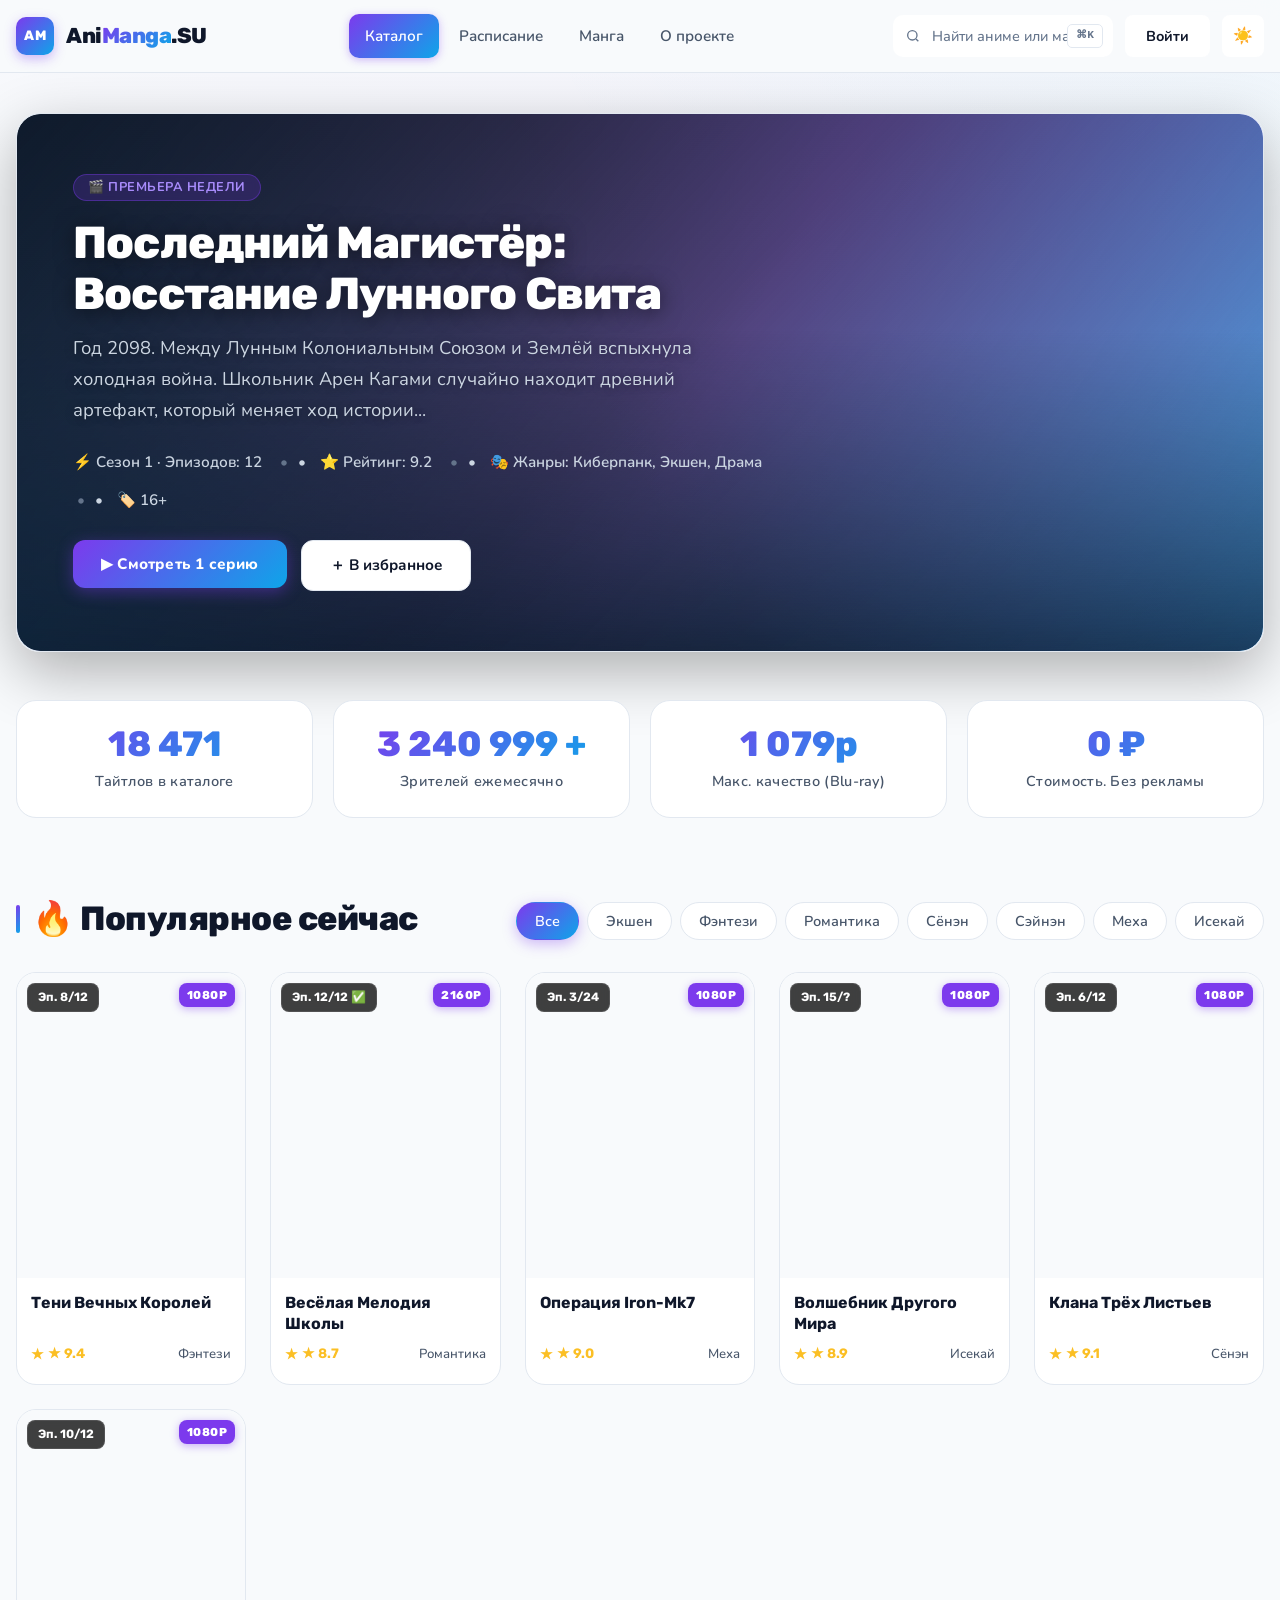
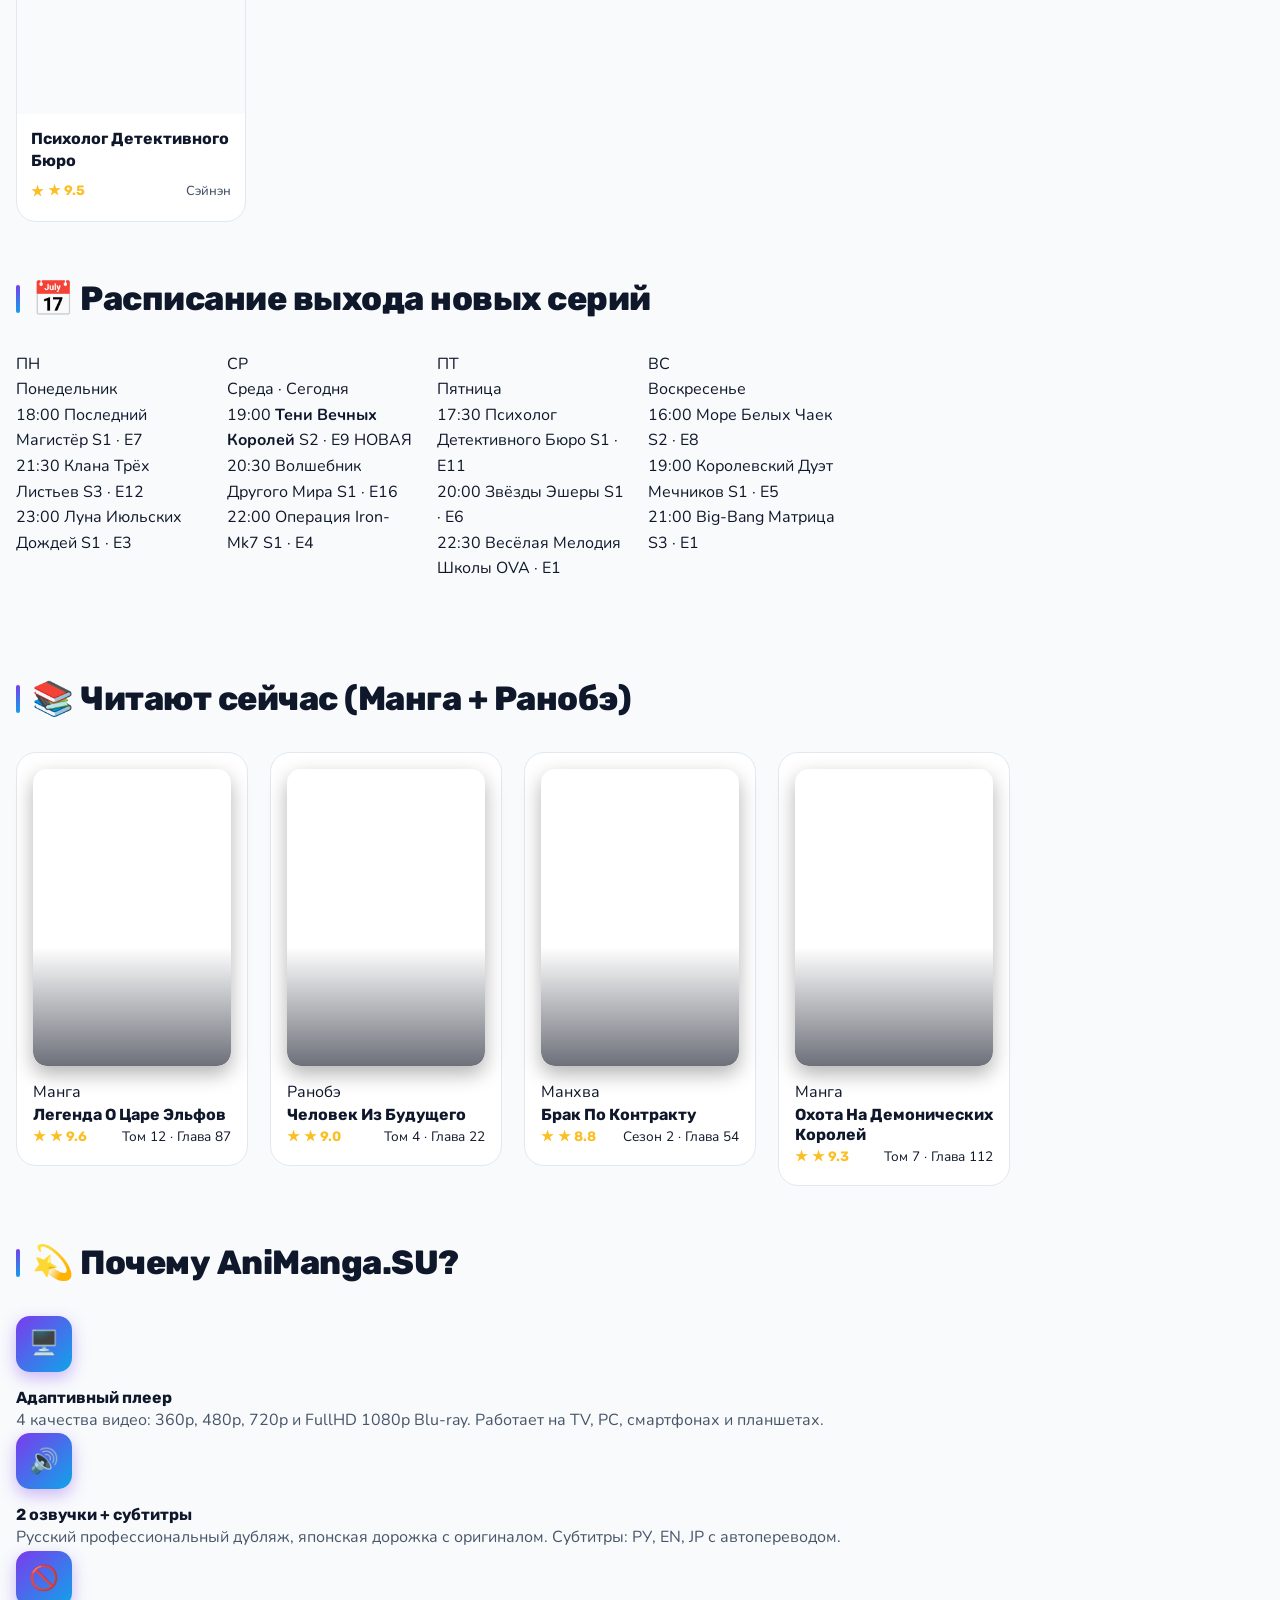
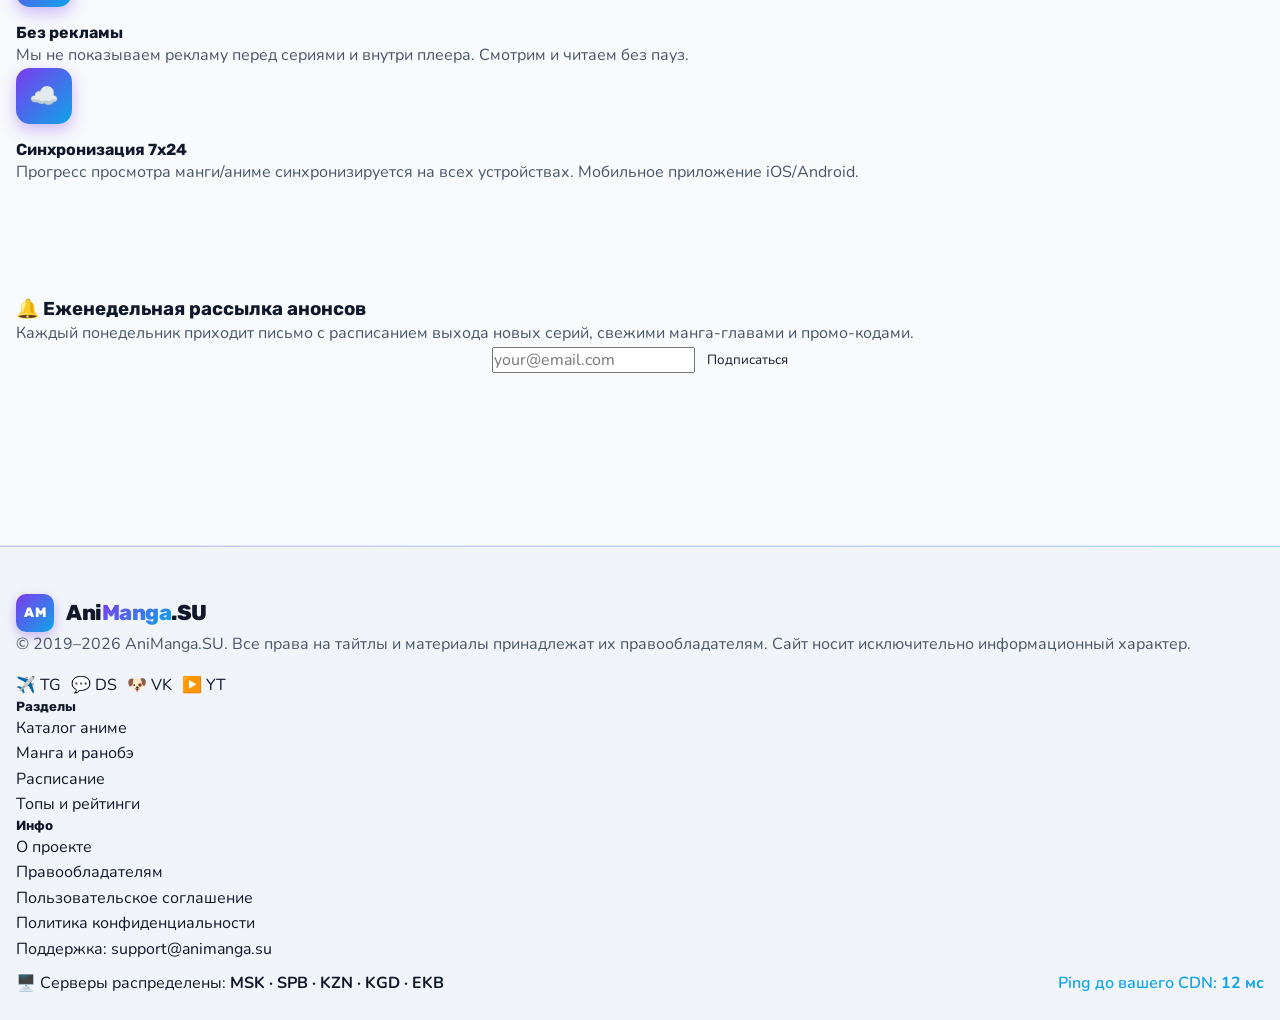
<file: web-root/index.html>
<!DOCTYPE html>
<html lang="ru">
<head>
    <meta charset="UTF-8" />
    <meta name="viewport" content="width=device-width, initial-scale=1.0" />
    <meta name="description" content="AniManga.SU — смотреть аниме онлайн в HD бесплатно, читать мангу. Лучшие тайтлы 2026 года. Без рекламы, быстрый плеер, синхронизация с мобильным устройством." />
    <meta name="keywords" content="аниме, манга, смотреть аниме, читать мангу, онлайн, HD, бесплатно, субтитры, русский дубляж, топ аниме" />
    <meta name="theme-color" content="#0f172a" />
    <title>AniManga.SU — Аниме и Манга Онлайн | HD, Бесплатно, Без рекламы</title>
    <meta property="og:title" content="AniManga.SU — Аниме и Манга Онлайн | HD, Бесплатно" />
    <meta property="og:description" content="Смотреть аниме и читать мангу онлайн в HD бесплатно: 18 472 тайтла с русским дубляжом и субтитрами. Расписание новых серий по дням." />
    <meta property="og:image" content="https://coresg-normal.trae.ai/api/ide/v1/text_to_image?prompt=anime%20main%20page%20hero%20sakura%20japanese%20neon%20city&image_size=landscape_16_9" />
    <meta property="og:type" content="website" />
    <link rel="icon" type="image/svg+xml" href="favicon.svg" />
    <link rel="preconnect" href="https://fonts.googleapis.com" />
    <link rel="preconnect" href="https://fonts.gstatic.com" crossorigin />
    <link href="https://fonts.googleapis.com/css2?family=Nunito:wght@400;600;700;800&family=Rubik:wght@400;500;700&display=swap" rel="stylesheet" />
    <link rel="stylesheet" href="css/style.css" />
</head>
<body>

<!-- ШАПКА -->
<header class="header sticky">
    <div class="container header-inner">
        <a href="/" class="logo">
            <span class="logo-mark">AM</span>
            <span class="logo-text">Ani<span class="accent">Manga</span>.SU</span>
        </a>
        <nav class="nav desktop">
            <a href="projects.html" class="nav-link active">Каталог</a>
            <a href="schedule.html" class="nav-link">Расписание</a>
            <a href="manga.html" class="nav-link">Манга</a>
            <a href="about.html" class="nav-link">О проекте</a>
        </nav>
        <div class="header-right">
            <div class="search-wrapper">
                <svg viewBox="0 0 24 24" width="16" height="16" fill="none" stroke="currentColor" stroke-width="2"><circle cx="11" cy="11" r="7"/><path d="m20 20-3.5-3.5"/></svg>
                <input type="text" placeholder="Найти аниме или мангу..." class="search-input" />
                <kbd class="kbd-k">⌘K</kbd>
            </div>
            <button class="btn-signin">Войти</button>
            <button class="theme-toggle" title="Тема">🌙</button>
        </div>
    </div>
</header>

<!-- СЛАЙДЕР ГЛАВНЫЙ -->
<section class="hero">
    <div class="container">
        <div class="hero-slider" id="hero-slider">
            <div class="hero-card active" style="background: linear-gradient(120deg, rgba(30,41,59,0.85) 0%, rgba(124,58,237,0.6) 55%, rgba(14,165,233,0.7) 100%), url('https://coresg-normal.trae.ai/api/ide/v1/text_to_image?prompt=cyberpunk%20anime%20city%20night%20sakura%20petals%20neon%20signs%20hd&image_size=landscape_16_9') center/cover;">
                <div class="hero-content">
                    <div class="badge badge-premiere">🎬 ПРЕМЬЕРА НЕДЕЛИ</div>
                    <h1 class="hero-title">Последний Магистёр: Восстание Лунного Свита</h1>
                    <p class="hero-desc">Год 2098. Между Лунным Колониальным Союзом и Землёй вспыхнула холодная война. Школьник Арен Кагами случайно находит древний артефакт, который меняет ход истории...</p>
                    <div class="hero-meta">
                        <span>⚡ Сезон 1 · Эпизодов: 12</span>
                        <span class="dot">•</span>
                        <span>⭐ Рейтинг: 9.2</span>
                        <span class="dot">•</span>
                        <span>🎭 Жанры: Киберпанк, Экшен, Драма</span>
                        <span class="dot">•</span>
                        <span>🏷️ 16+</span>
                    </div>
                    <div class="hero-cta">
                        <a href="projects.html#season2026" style="text-decoration:none;"><button class="btn-primary">▶ Смотреть 1 серию</button></a>
                        <button class="btn-ghost">＋ В избранное</button>
                    </div>
                </div>
            </div>
        </div>
    </div>
</section>

<!-- СТАТИСТИКА -->
<section class="stats">
    <div class="container stats-grid">
        <div class="stat">
            <div class="stat-num">18 472</div>
            <div class="stat-label">Тайтлов в каталоге</div>
        </div>
        <div class="stat">
            <div class="stat-num">3 241 000+</div>
            <div class="stat-label">Зрителей ежемесячно</div>
        </div>
        <div class="stat">
            <div class="stat-num">1080p</div>
            <div class="stat-label">Макс. качество (Blu-ray)</div>
        </div>
        <div class="stat">
            <div class="stat-num">0 ₽</div>
            <div class="stat-label">Стоимость. Без рекламы</div>
        </div>
    </div>
</section>

<!-- КАТАЛОГ -->
<section id="catalog" class="section">
    <div class="container">
        <div class="section-header">
            <h2>🔥 Популярное сейчас</h2>
            <div class="filters">
                <button class="chip active">Все</button>
                <button class="chip">Экшен</button>
                <button class="chip">Фэнтези</button>
                <button class="chip">Романтика</button>
                <button class="chip">Сёнэн</button>
                <button class="chip">Сэйнэн</button>
                <button class="chip">Меха</button>
                <button class="chip">Исекай</button>
            </div>
        </div>

        <div class="anime-grid" id="trending-grid">
            <a href="projects.html#fantasy" style="text-decoration:none;color:inherit;"><article class="anime-card">
                <div class="anime-cover" style="background-image:url('https://coresg-normal.trae.ai/api/ide/v1/text_to_image?prompt=dark%20fantasy%20anime%20male%20knight%20sword%20purple%20fire%20dramatic%20cover&image_size=portrait_4_3')">
                    <div class="badge-ep">Эп. 8/12</div>
                    <div class="badge-hd">1080p</div>
                </div>
                <div class="anime-info">
                    <h4>Тени Вечных Королей</h4>
                    <div class="anime-meta">
                        <span class="rate">★ 9.4</span>
                        <span class="genre">Фэнтези</span>
                    </div>
                </div>
            </article></a>
            <a href="projects.html#romance" style="text-decoration:none;color:inherit;"><article class="anime-card">
                <div class="anime-cover" style="background-image:url('https://coresg-normal.trae.ai/api/ide/v1/text_to_image?prompt=sakura%20anime%20school%20romance%20girl%20sunset%20soft%20pastel%20cover&image_size=portrait_4_3')">
                    <div class="badge-ep">Эп. 12/12 ✅</div>
                    <div class="badge-hd">2160p</div>
                </div>
                <div class="anime-info">
                    <h4>Весёлая Мелодия Школы</h4>
                    <div class="anime-meta">
                        <span class="rate">★ 8.7</span>
                        <span class="genre">Романтика</span>
                    </div>
                </div>
            </article></a>
            <a href="projects.html#action" style="text-decoration:none;color:inherit;"><article class="anime-card">
                <div class="anime-cover" style="background-image:url('https://coresg-normal.trae.ai/api/ide/v1/text_to_image?prompt=giant%20mecha%20robot%20city%20explosion%20space%20anime%20cover&image_size=portrait_4_3')">
                    <div class="badge-ep">Эп. 3/24</div>
                    <div class="badge-hd">1080p</div>
                </div>
                <div class="anime-info">
                    <h4>Операция Iron-Mk7</h4>
                    <div class="anime-meta">
                        <span class="rate">★ 9.0</span>
                        <span class="genre">Меха</span>
                    </div>
                </div>
            </article></a>
            <a href="projects.html#isekai" style="text-decoration:none;color:inherit;"><article class="anime-card">
                <div class="anime-cover" style="background-image:url('https://coresg-normal.trae.ai/api/ide/v1/text_to_image?prompt=magic%20isekai%20wizard%20boy%20floating%20islands%20anime%20cover&image_size=portrait_4_3')">
                    <div class="badge-ep">Эп. 15/?</div>
                    <div class="badge-hd">1080p</div>
                </div>
                <div class="anime-info">
                    <h4>Волшебник Другого Мира</h4>
                    <div class="anime-meta">
                        <span class="rate">★ 8.9</span>
                        <span class="genre">Исекай</span>
                    </div>
                </div>
            </article></a>
            <a href="projects.html#shonen" style="text-decoration:none;color:inherit;"><article class="anime-card">
                <div class="anime-cover" style="background-image:url('https://coresg-normal.trae.ai/api/ide/v1/text_to_image?prompt=ninja%20anime%20battle%20forest%20shuriken%20dynamic%20cover&image_size=portrait_4_3')">
                    <div class="badge-ep">Эп. 6/12</div>
                    <div class="badge-hd">1080p</div>
                </div>
                <div class="anime-info">
                    <h4>Клана Трёх Листьев</h4>
                    <div class="anime-meta">
                        <span class="rate">★ 9.1</span>
                        <span class="genre">Сёнэн</span>
                    </div>
                </div>
            </article></a>
            <a href="projects.html#seinen" style="text-decoration:none;color:inherit;"><article class="anime-card">
                <div class="anime-cover" style="background-image:url('https://coresg-normal.trae.ai/api/ide/v1/text_to_image?prompt=anime%20detective%20rainy%20tokyo%20street%20neon%20noir%20cover&image_size=portrait_4_3')">
                    <div class="badge-ep">Эп. 10/12</div>
                    <div class="badge-hd">1080p</div>
                </div>
                <div class="anime-info">
                    <h4>Психолог Детективного Бюро</h4>
                    <div class="anime-meta">
                        <span class="rate">★ 9.5</span>
                        <span class="genre">Сэйнэн</span>
                    </div>
                </div>
            </article></a>
        </div>
    </div>
</section>

<!-- РАСПИСАНИЕ -->
<section id="schedule" class="section section-alt">
    <div class="container">
        <div class="section-header">
            <h2>📅 Расписание выхода новых серий</h2>
        </div>
        <div class="schedule-grid">
            <a href="schedule.html#monday" style="text-decoration:none;color:inherit;" class="schedule-link"><div class="schedule-card">
                <div class="day">ПН</div>
                <div class="day-name">Понедельник</div>
                <ul class="schedule-list">
                    <li><span class="time">18:00</span> Последний Магистёр <span class="ep-tag">S1 · E7</span></li>
                    <li><span class="time">21:30</span> Клана Трёх Листьев <span class="ep-tag">S3 · E12</span></li>
                    <li><span class="time">23:00</span> Луна Июльских Дождей <span class="ep-tag">S1 · E3</span></li>
                </ul>
            </div></a>
            <a href="schedule.html#today" style="text-decoration:none;color:inherit;" class="schedule-link"><div class="schedule-card active">
                <div class="day">СР</div>
                <div class="day-name">Среда · Сегодня</div>
                <ul class="schedule-list">
                    <li><span class="time current">19:00</span> <strong>Тени Вечных Королей</strong> <span class="ep-tag new">S2 · E9 НОВАЯ</span></li>
                    <li><span class="time">20:30</span> Волшебник Другого Мира <span class="ep-tag">S1 · E16</span></li>
                    <li><span class="time">22:00</span> Операция Iron-Mk7 <span class="ep-tag">S1 · E4</span></li>
                </ul>
            </div></a>
            <a href="schedule.html#friday" style="text-decoration:none;color:inherit;" class="schedule-link"><div class="schedule-card">
                <div class="day">ПТ</div>
                <div class="day-name">Пятница</div>
                <ul class="schedule-list">
                    <li><span class="time">17:30</span> Психолог Детективного Бюро <span class="ep-tag">S1 · E11</span></li>
                    <li><span class="time">20:00</span> Звёзды Эшеры <span class="ep-tag">S1 · E6</span></li>
                    <li><span class="time">22:30</span> Весёлая Мелодия Школы <span class="ep-tag">OVA · E1</span></li>
                </ul>
            </div></a>
            <a href="schedule.html#sunday" style="text-decoration:none;color:inherit;" class="schedule-link"><div class="schedule-card">
                <div class="day">ВС</div>
                <div class="day-name">Воскресенье</div>
                <ul class="schedule-list">
                    <li><span class="time">16:00</span> Море Белых Чаек <span class="ep-tag">S2 · E8</span></li>
                    <li><span class="time">19:00</span> Королевский Дуэт Мечников <span class="ep-tag">S1 · E5</span></li>
                    <li><span class="time">21:00</span> Big-Bang Матрица  <span class="ep-tag">S3 · E1</span></li>
                </ul>
            </div></a>
        </div>
    </div>
</section>

<!-- МАНГА -->
<section id="manga" class="section">
    <div class="container">
        <div class="section-header">
            <h2>📚 Читают сейчас (Манга + Ранобэ)</h2>
        </div>
        <div class="manga-grid">
            <a href="manga.html#popular" style="text-decoration:none;color:inherit;"><article class="manga-card">
                <div class="manga-cover" style="background-image:url('https://coresg-normal.trae.ai/api/ide/v1/text_to_image?prompt=manga%20volume%20cover%20female%20elf%20archer%20magic%20forest%20fantasy&image_size=portrait_4_3')"></div>
                <div class="manga-info">
                    <div class="manga-type">Манга</div>
                    <h4>Легенда О Царе Эльфов</h4>
                    <div class="anime-meta"><span class="rate">★ 9.6</span><span>Том 12 · Глава 87</span></div>
                    <div class="progress"><div style="width:68%"></div></div>
                </div>
            </article></a>
            <a href="manga.html#popular" style="text-decoration:none;color:inherit;"><article class="manga-card">
                <div class="manga-cover" style="background-image:url('https://coresg-normal.trae.ai/api/ide/v1/text_to_image?prompt=light%20novel%20cover%20boy%20school%20uniform%20sci-fi%20cityscape&image_size=portrait_4_3')"></div>
                <div class="manga-info">
                    <div class="manga-type ranobe">Ранобэ</div>
                    <h4>Человек Из Будущего</h4>
                    <div class="anime-meta"><span class="rate">★ 9.0</span><span>Том 4 · Глава 22</span></div>
                    <div class="progress"><div style="width:42%"></div></div>
                </div>
            </article></a>
            <a href="manga.html#popular" style="text-decoration:none;color:inherit;"><article class="manga-card">
                <div class="manga-cover" style="background-image:url('https://coresg-normal.trae.ai/api/ide/v1/text_to_image?prompt=manhwa%20cover%20crown%20prince%20dark%20palace%20romance&image_size=portrait_4_3')"></div>
                <div class="manga-info">
                    <div class="manga-type manhwa">Манхва</div>
                    <h4>Брак По Контракту</h4>
                    <div class="anime-meta"><span class="rate">★ 8.8</span><span>Сезон 2 · Глава 54</span></div>
                    <div class="progress"><div style="width:78%"></div></div>
                </div>
            </article></a>
            <a href="manga.html#popular" style="text-decoration:none;color:inherit;"><article class="manga-card">
                <div class="manga-cover" style="background-image:url('https://coresg-normal.trae.ai/api/ide/v1/text_to_image?prompt=manga%20hunter%20demon%20world%20sword%20blood%20dark&image_size=portrait_4_3')"></div>
                <div class="manga-info">
                    <div class="manga-type">Манга</div>
                    <h4>Охота На Демонических Королей</h4>
                    <div class="anime-meta"><span class="rate">★ 9.3</span><span>Том 7 · Глава 112</span></div>
                    <div class="progress"><div style="width:55%"></div></div>
                </div>
            </article></a>
        </div>
    </div>
</section>

<!-- ПРЕИМУЩЕСТВА -->
<section id="top" class="section section-alt">
    <div class="container">
        <div class="section-header"><h2>💫 Почему AniManga.SU?</h2></div>
        <div class="features-grid">
            <div class="feature">
                <div class="feature-icon">🖥️</div>
                <h4>Адаптивный плеер</h4>
                <p>4 качества видео: 360p, 480p, 720p и FullHD 1080p Blu-ray. Работает на TV, PC, смартфонах и планшетах.</p>
            </div>
            <div class="feature">
                <div class="feature-icon">🔊</div>
                <h4>2 озвучки + субтитры</h4>
                <p>Русский профессиональный дубляж, японская дорожка с оригиналом. Субтитры: РУ, EN, JP с автопереводом.</p>
            </div>
            <div class="feature">
                <div class="feature-icon">🚫</div>
                <h4>Без рекламы</h4>
                <p>Мы не показываем рекламу перед сериями и внутри плеера. Смотрим и читаем без пауз.</p>
            </div>
            <div class="feature">
                <div class="feature-icon">☁️</div>
                <h4>Синхронизация 7x24</h4>
                <p>Прогресс просмотра манги/аниме синхронизируется на всех устройствах. Мобильное приложение iOS/Android.</p>
            </div>
        </div>
    </div>
</section>

<!-- ПОДПИСКА -->
<section id="news" class="section">
    <div class="container">
        <div class="subscribe">
            <div>
                <h3>🔔 Еженедельная рассылка анонсов</h3>
                <p>Каждый понедельник приходит письмо с расписанием выхода новых серий, свежими манга-главами и промо-кодами.</p>
            </div>
            <form class="subscribe-form" onsubmit="event.preventDefault(); alert('Спасибо за подписку! Письмо уже в пути ✉️');">
                <input type="email" required placeholder="your@email.com" />
                <button type="submit">Подписаться</button>
            </form>
        </div>
    </div>
</section>

<!-- ФУТЕР -->
<footer class="footer">
    <div class="container footer-inner">
        <div>
            <div class="logo mb">
                <span class="logo-mark">AM</span>
                <span class="logo-text">Ani<span class="accent">Manga</span>.SU</span>
            </div>
            <p class="footer-desc">© 2019–2026 AniManga.SU. Все права на тайтлы и материалы принадлежат их правообладателям. Сайт носит исключительно информационный характер.</p>
            <div class="socials">
                <a href="https://t.me/animangasu" title="Telegram">✈️ TG</a>
                <a href="https://discord.gg/animangasu" title="Discord">💬 DS</a>
                <a href="https://vk.com/animangasu" title="VK">🐶 VK</a>
                <a href="https://youtube.com/@animangasu" title="YouTube">▶️ YT</a>
            </div>
        </div>
        <div>
            <h5>Разделы</h5>
            <ul>
                <li><a href="projects.html">Каталог аниме</a></li>
                <li><a href="manga.html">Манга и ранобэ</a></li>
                <li><a href="schedule.html">Расписание</a></li>
                <li><a href="projects.html#top">Топы и рейтинги</a></li>
            </ul>
        </div>
        <div>
            <h5>Инфо</h5>
            <ul>
                <li><a href="about.html">О проекте</a></li>
                <li><a href="copyright.html">Правообладателям</a></li>
                <li><a href="tos.html">Пользовательское соглашение</a></li>
                <li><a href="privacy.html">Политика конфиденциальности</a></li>
                <li><a href="mailto:support@animanga.su">Поддержка: support@animanga.su</a></li>
            </ul>
        </div>
    </div>
    <div class="footer-bottom">
        <div class="container" style="display:flex;justify-content:space-between;align-items:center;gap:16px;flex-wrap:wrap;">
            <span>🖥️ Серверы распределены: <b>MSK · SPB · KZN · KGD · EKB</b></span>
            <span style="color:#0ea5e9;font-weight:600;">Ping до вашего CDN: <b class="ping">12 мс</b></span>
        </div>
    </div>
</footer>

<script src="js/app.js"></script>
</body>
</html>
</file>
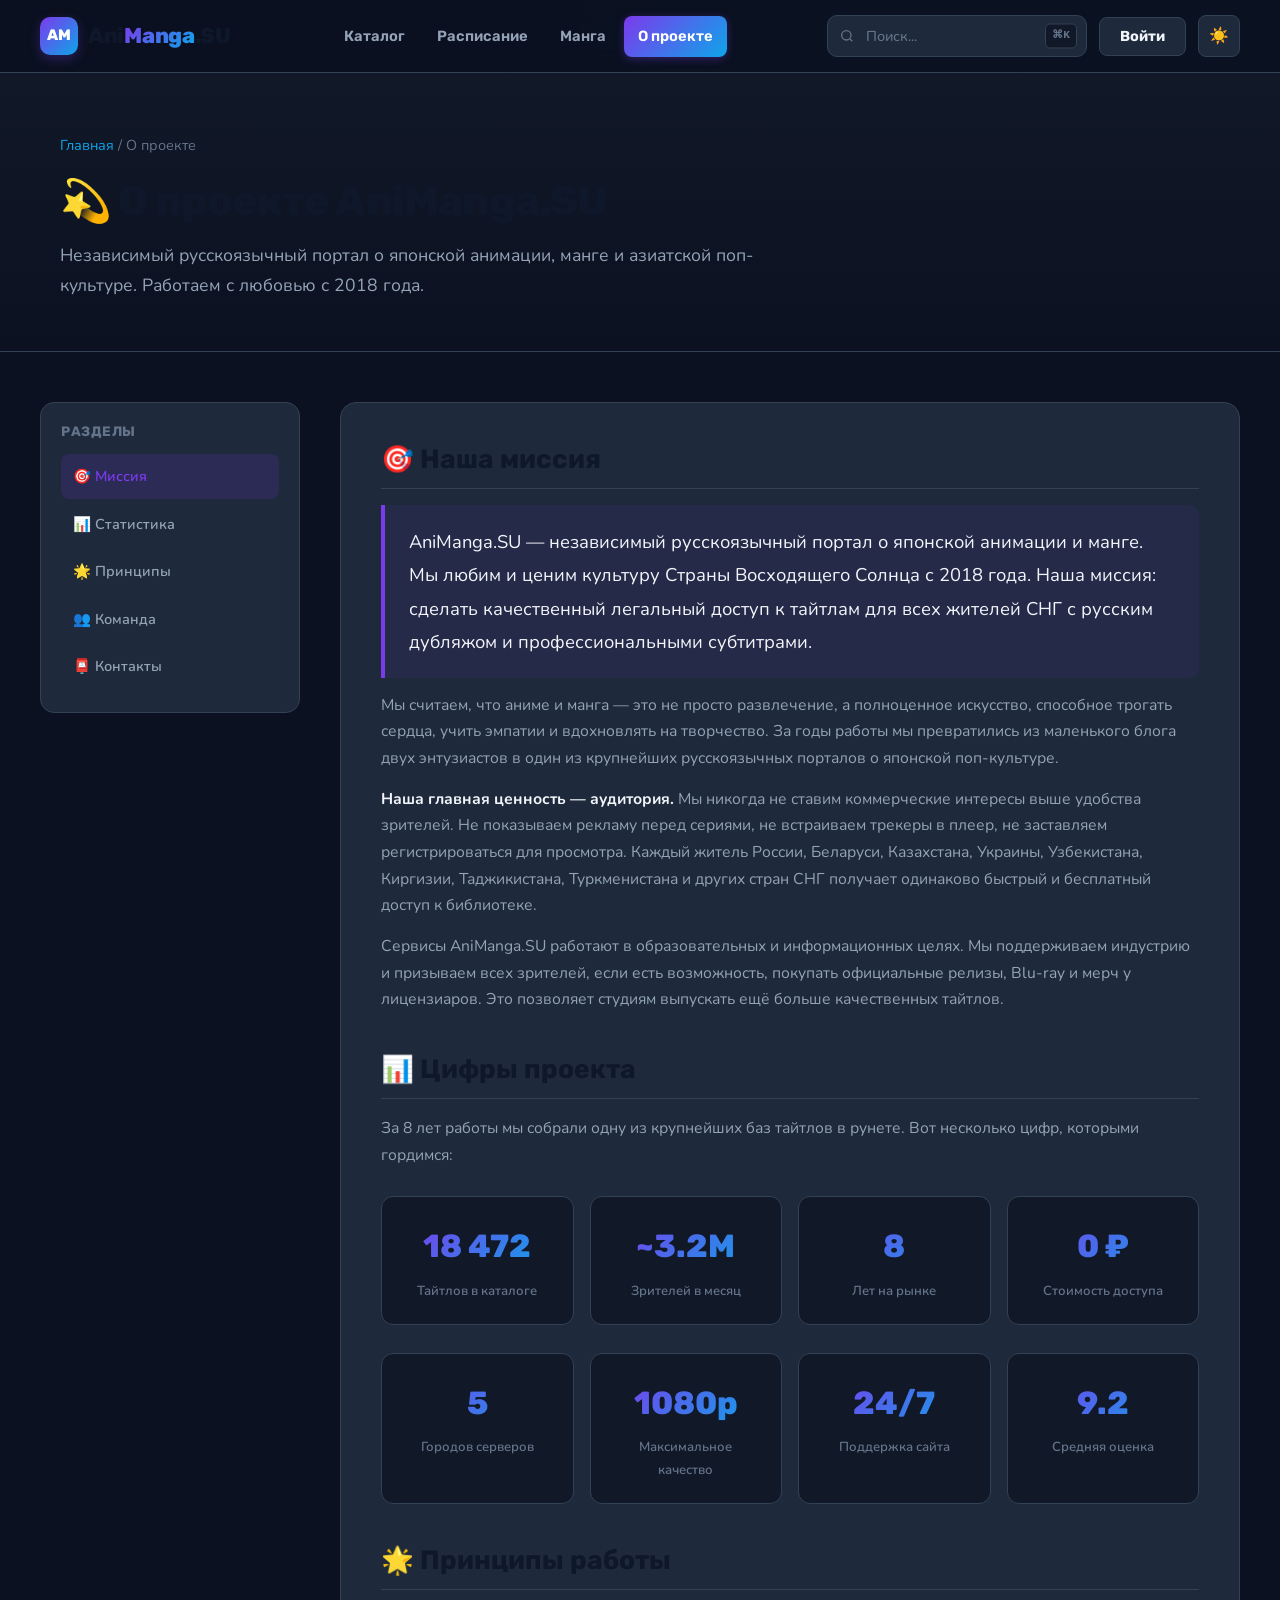
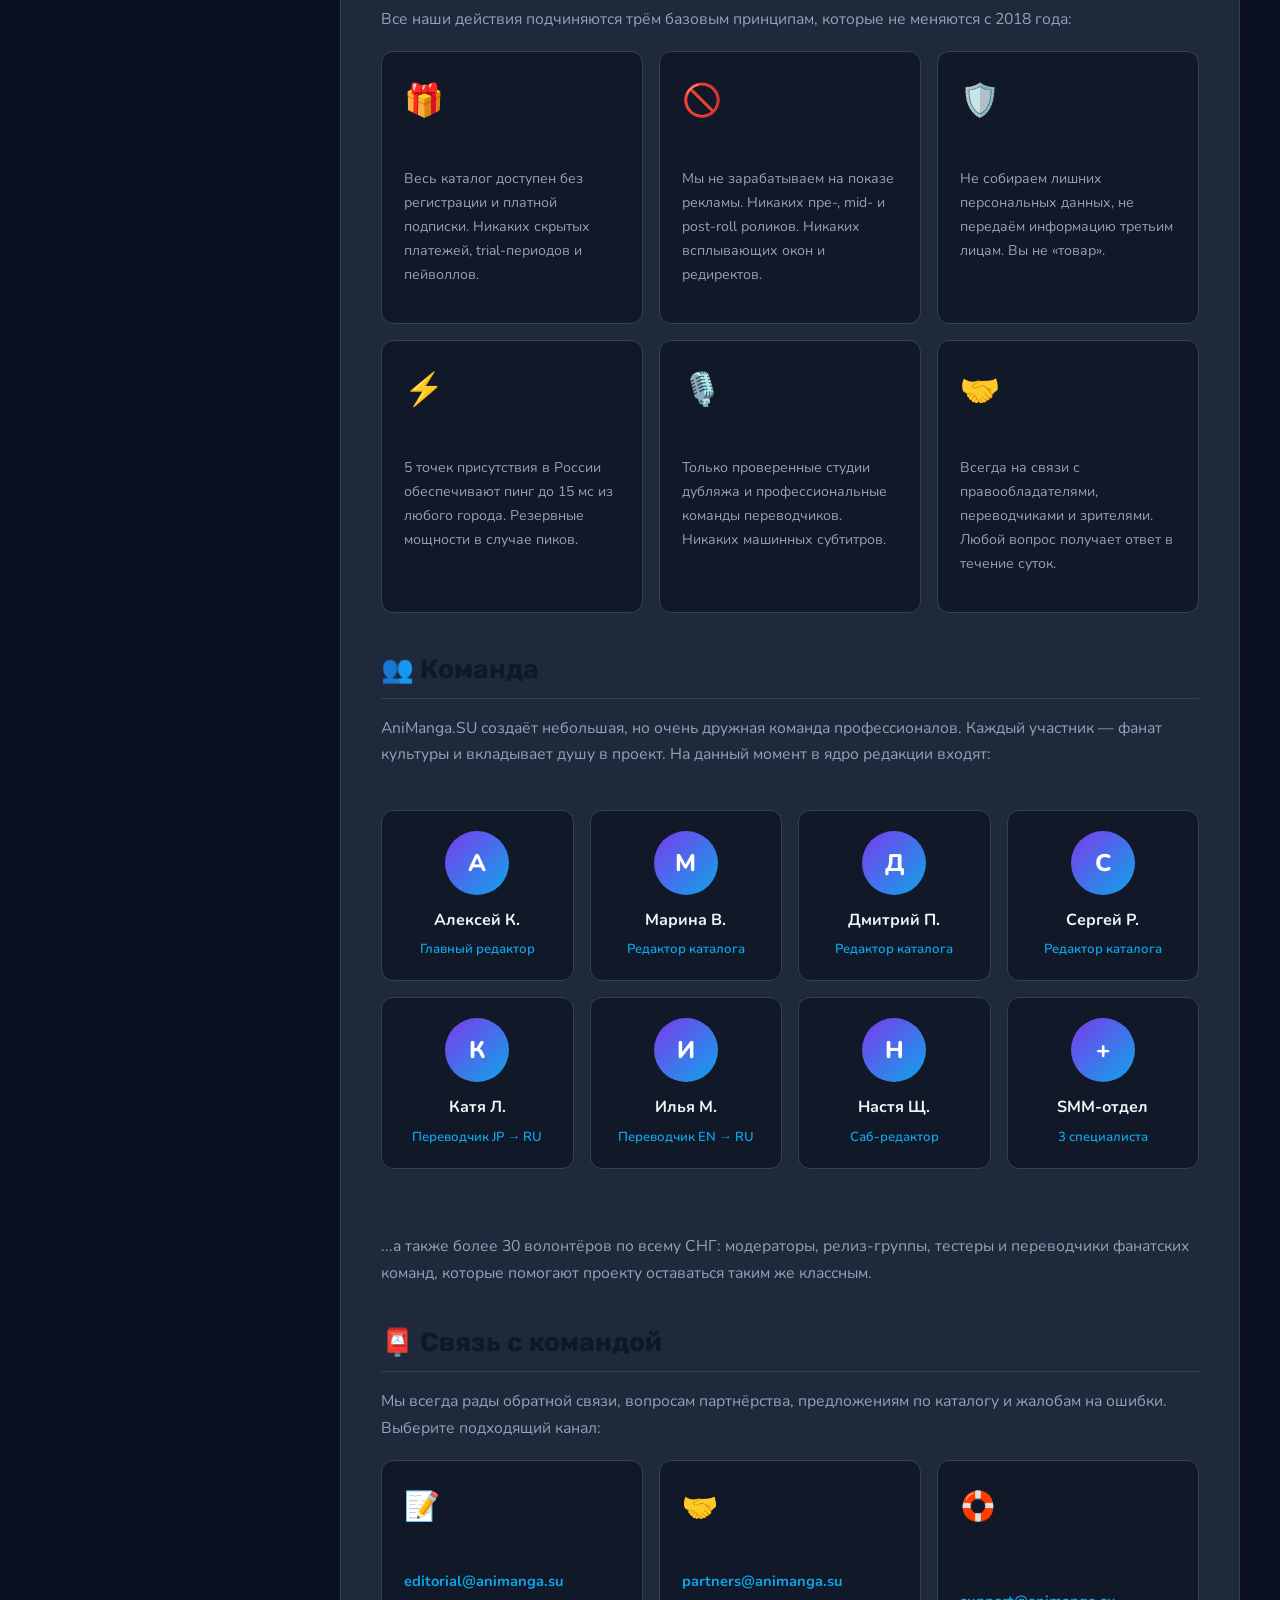
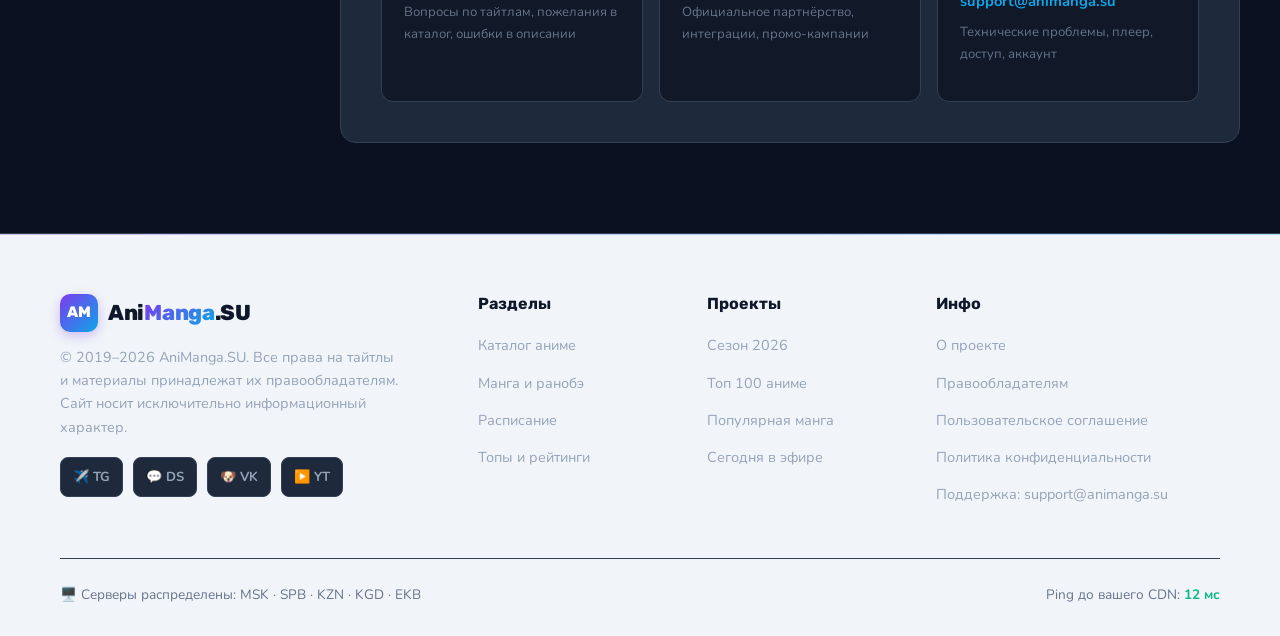
<file: web-root/about.html>
<!DOCTYPE html>
<html lang="ru">
<head>
    <meta charset="UTF-8" />
    <meta name="viewport" content="width=device-width, initial-scale=1.0" />
    <meta name="description" content="О проекте AniManga.SU — независимый русскоязычный портал о японской анимации и манге. Работаем с 2018 года. Команда, миссия, контакты." />
    <meta name="keywords" content="о проекте, AniManga, команда, миссия, контакты редакции, редакция animanga.su" />
    <meta name="theme-color" content="#0b1120" />
    <meta property="og:title" content="О проекте | AniManga.SU" />
    <meta property="og:description" content="AniManga.SU — независимый русскоязычный портал о японской анимации и манге с 2018 года." />
    <meta property="og:image" content="https://coresg-normal.trae.ai/api/ide/v1/text_to_image?prompt=anime%20studio%20office%20team%20creative%20japanese&image_size=landscape_16_9" />
    <meta property="og:type" content="website" />
    <title>О проекте AniManga.SU — Наша миссия и команда</title>
    <link rel="icon" type="image/svg+xml" href="favicon.svg" />
    <link rel="preconnect" href="https://fonts.googleapis.com" />
    <link rel="preconnect" href="https://fonts.gstatic.com" crossorigin />
    <link href="https://fonts.googleapis.com/css2?family=Nunito:wght@400;600;700;800&family=Rubik:wght@400;500;700&display=swap" rel="stylesheet" />
    <link rel="stylesheet" href="css/style.css" />
    <style>
        :root {
            --bg-primary: #0b1120;
            --bg-secondary: #111827;
            --bg-card: #1e293b;
            --bg-card-hover: #263449;
            --text-primary: #f1f5f9;
            --text-secondary: #94a3b8;
            --text-muted: #64748b;
            --accent-primary: #7c3aed;
            --accent-secondary: #0ea5e9;
            --accent-gradient: linear-gradient(135deg, #7c3aed 0%, #0ea5e9 100%);
            --border-color: #334155;
            --success: #10b981;
            --warning: #f59e0b;
            --danger: #ef4444;
        }
        body { font-family: 'Nunito', sans-serif; background-color: var(--bg-primary); color: var(--text-primary); line-height: 1.7; min-height: 100vh; }
        h1, h2, h3, h4, h5 { font-family: 'Rubik', sans-serif; }
        .container { max-width: 1200px; margin: 0 auto; padding: 0 20px; }
        .header { background: rgba(11,17,32,0.95); backdrop-filter: blur(12px); border-bottom: 1px solid var(--border-color); position: sticky; top: 0; z-index: 100; }
        .header-inner { display: flex; align-items: center; justify-content: space-between; padding: 16px 0; gap: 24px; }
        .logo { display: flex; align-items: center; gap: 10px; text-decoration: none; color: var(--text-primary); font-weight: 800; font-size: 1.3rem; }
        .logo-mark { width: 38px; height: 38px; background: var(--accent-gradient); border-radius: 10px; display: flex; align-items: center; justify-content: center; color: white; font-weight: 800; font-size: 0.95rem; box-shadow: 0 4px 12px rgba(124,58,237,0.3); }
        .logo-text { letter-spacing: -0.3px; }
        .accent { background: var(--accent-gradient); -webkit-background-clip: text; -webkit-text-fill-color: transparent; background-clip: text; }
        .nav { display: flex; gap: 4px; }
        .nav-link { color: var(--text-secondary); text-decoration: none; padding: 8px 14px; border-radius: 8px; font-weight: 600; font-size: 0.92rem; transition: all 0.2s; font-family: 'Rubik', sans-serif; }
        .nav-link:hover { color: var(--text-primary); background: var(--bg-card); }
        .nav-link.active { color: white; background: var(--accent-gradient); box-shadow: 0 2px 8px rgba(124,58,237,0.35); }
        .header-right { display: flex; align-items: center; gap: 12px; }
        .search-wrapper { position: relative; display: flex; align-items: center; }
        .search-wrapper svg { position: absolute; left: 12px; color: var(--text-muted); }
        .search-input { padding: 10px 38px 10px 38px; background: var(--bg-card); border: 1px solid var(--border-color); border-radius: 10px; color: var(--text-primary); outline: none; width: 260px; font-size: 0.9rem; font-family: 'Nunito', sans-serif; }
        .search-input:focus { border-color: var(--accent-primary); }
        .search-input::placeholder { color: var(--text-muted); }
        .kbd-k { position: absolute; right: 10px; background: var(--bg-secondary); border: 1px solid var(--border-color); padding: 2px 6px; border-radius: 5px; font-size: 0.7rem; color: var(--text-muted); }
        .btn-signin { padding: 10px 20px; background: var(--bg-card); color: var(--text-primary); border: 1px solid var(--border-color); border-radius: 8px; font-weight: 700; font-size: 0.9rem; cursor: pointer; font-family: 'Rubik', sans-serif; transition: all 0.2s; }
        .btn-signin:hover { background: var(--accent-primary); border-color: var(--accent-primary); }
        .theme-toggle { padding: 10px; background: var(--bg-card); border: 1px solid var(--border-color); border-radius: 8px; cursor: pointer; font-size: 1rem; }
        .theme-toggle:hover { background: var(--bg-card-hover); }
        .hero { background: linear-gradient(180deg, var(--bg-secondary) 0%, var(--bg-primary) 100%); padding: 60px 0 50px; border-bottom: 1px solid var(--border-color); }
        .hero h1 { font-size: 2.6rem; font-weight: 800; letter-spacing: -0.8px; margin-bottom: 14px; }
        .hero .tagline { color: var(--text-secondary); font-size: 1.1rem; max-width: 720px; }
        .breadcrumbs { color: var(--text-muted); font-size: 0.9rem; margin-bottom: 18px; }
        .breadcrumbs a { color: var(--accent-secondary); text-decoration: none; }
        .content { padding: 50px 0; }
        .doc-layout { display: grid; grid-template-columns: 260px 1fr; gap: 40px; }
        .doc-nav { background: var(--bg-card); border: 1px solid var(--border-color); border-radius: 14px; padding: 20px; height: fit-content; position: sticky; top: 100px; }
        .doc-nav h4 { font-size: 0.85rem; text-transform: uppercase; letter-spacing: 0.5px; color: var(--text-muted); margin-bottom: 14px; }
        .doc-nav a { display: block; padding: 10px 12px; color: var(--text-secondary); text-decoration: none; border-radius: 8px; font-size: 0.9rem; font-weight: 600; transition: all 0.15s; margin-bottom: 3px; }
        .doc-nav a:hover { color: var(--text-primary); background: var(--bg-secondary); }
        .doc-nav a.active { background: rgba(124,58,237,0.15); color: var(--accent-primary); }
        .doc-body { background: var(--bg-card); border: 1px solid var(--border-color); border-radius: 16px; padding: 40px; }
        .doc-body section { margin-bottom: 40px; scroll-margin-top: 90px; }
        .doc-body section:last-child { margin-bottom: 0; }
        .doc-body h2 { font-size: 1.65rem; margin-bottom: 16px; padding-bottom: 12px; border-bottom: 1px solid var(--border-color); display: flex; align-items: center; gap: 10px; }
        .doc-body h3 { font-size: 1.2rem; margin: 20px 0 12px; }
        .doc-body p { color: var(--text-secondary); margin-bottom: 14px; font-size: 0.98rem; }
        .doc-body p strong { color: var(--text-primary); }
        .about-lead { font-size: 1.15rem !important; line-height: 1.8; padding: 20px 24px; background: rgba(124,58,237,0.08); border-left: 4px solid var(--accent-primary); border-radius: 0 10px 10px 0; color: var(--text-primary) !important; }
        .stats-grid { display: grid; grid-template-columns: repeat(4, 1fr); gap: 16px; margin: 28px 0; }
        .stat-box { background: var(--bg-secondary); border: 1px solid var(--border-color); border-radius: 12px; padding: 22px; text-align: center; }
        .stat-box .num { font-size: 2rem; font-weight: 800; font-family: 'Rubik', sans-serif; background: var(--accent-gradient); -webkit-background-clip: text; -webkit-text-fill-color: transparent; background-clip: text; }
        .stat-box .lbl { font-size: 0.82rem; color: var(--text-muted); margin-top: 6px; font-weight: 600; }
        .principles-grid { display: grid; grid-template-columns: repeat(3, 1fr); gap: 16px; margin-top: 18px; }
        .principle { background: var(--bg-secondary); border: 1px solid var(--border-color); border-radius: 12px; padding: 22px; transition: all 0.2s; }
        .principle:hover { border-color: var(--accent-primary); transform: translateY(-2px); }
        .principle .ico { font-size: 2rem; margin-bottom: 10px; }
        .principle h4 { font-size: 1.05rem; margin-bottom: 8px; }
        .principle p { font-size: 0.88rem; color: var(--text-secondary); }
        .team-grid { display: grid; grid-template-columns: repeat(4, 1fr); gap: 16px; margin-top: 18px; }
        .member { background: var(--bg-secondary); border: 1px solid var(--border-color); border-radius: 12px; padding: 20px; text-align: center; }
        .avatar { width: 64px; height: 64px; border-radius: 50%; background: var(--accent-gradient); margin: 0 auto 12px; display: flex; align-items: center; justify-content: center; font-size: 1.5rem; font-weight: 800; color: white; }
        .member .name { font-weight: 700; font-size: 1rem; }
        .member .role { font-size: 0.82rem; color: var(--accent-secondary); font-weight: 600; margin-top: 4px; }
        .contact-grid { display: grid; grid-template-columns: repeat(3, 1fr); gap: 16px; margin-top: 18px; }
        .contact-card { background: var(--bg-secondary); border: 1px solid var(--border-color); border-radius: 12px; padding: 22px; }
        .contact-card .ico { font-size: 1.8rem; margin-bottom: 10px; }
        .contact-card h4 { font-size: 1rem; margin-bottom: 6px; }
        .contact-card a { color: var(--accent-secondary); text-decoration: none; font-weight: 700; font-size: 0.92rem; word-break: break-all; }
        .contact-card a:hover { text-decoration: underline; }
        .contact-card .hint { font-size: 0.82rem; color: var(--text-muted); margin-top: 6px; }
        .footer { background: var(--bg-secondary); border-top: 1px solid var(--border-color); padding: 60px 0 30px; margin-top: 40px; }
        .footer-inner { display: grid; grid-template-columns: 2fr 1fr 1fr 1.5fr; gap: 40px; margin-bottom: 40px; }
        .footer-inner h5 { font-size: 1rem; font-weight: 700; margin-bottom: 18px; }
        .footer-inner ul { list-style: none; }
        .footer-inner ul li { margin-bottom: 10px; }
        .footer-inner ul li a { color: var(--text-secondary); text-decoration: none; font-size: 0.9rem; transition: color 0.2s; }
        .footer-inner ul li a:hover { color: var(--accent-secondary); }
        .footer-desc { color: var(--text-secondary); font-size: 0.9rem; margin-top: 14px; line-height: 1.6; max-width: 340px; }
        .mb { margin-bottom: 12px; }
        .socials { display: flex; gap: 10px; margin-top: 18px; }
        .socials a { padding: 8px 12px; background: var(--bg-card); border: 1px solid var(--border-color); border-radius: 8px; color: var(--text-secondary); text-decoration: none; font-size: 0.82rem; font-weight: 700; transition: all 0.2s; }
        .socials a:hover { background: var(--accent-primary); color: white; border-color: var(--accent-primary); }
        .footer-bottom { border-top: 1px solid var(--border-color); padding-top: 24px; display: flex; justify-content: space-between; align-items: center; flex-wrap: wrap; gap: 16px; color: var(--text-muted); font-size: 0.85rem; }
        .ping { color: var(--success); font-weight: 700; }
        @media (max-width: 1024px) {
            .doc-layout { grid-template-columns: 1fr; }
            .doc-nav { position: static; }
            .nav.desktop { display: none; }
            .footer-inner { grid-template-columns: 1fr 1fr; }
            .stats-grid, .principles-grid, .team-grid, .contact-grid { grid-template-columns: repeat(2, 1fr); }
        }
        @media (max-width: 640px) {
            .page-title { font-size: 1.8rem; }
            .search-input { width: 160px; }
            .footer-inner { grid-template-columns: 1fr; }
            .header-inner { flex-wrap: wrap; }
            .doc-body { padding: 24px; }
            .stats-grid, .principles-grid, .team-grid, .contact-grid { grid-template-columns: 1fr; }
        }
    </style>
</head>
<body>

<header class="header">
    <div class="container header-inner">
        <a href="index.html" class="logo">
            <span class="logo-mark">AM</span>
            <span class="logo-text">Ani<span class="accent">Manga</span>.SU</span>
        </a>
        <nav class="nav desktop">
            <a href="projects.html" class="nav-link">Каталог</a>
            <a href="schedule.html" class="nav-link">Расписание</a>
            <a href="manga.html" class="nav-link">Манга</a>
            <a href="about.html" class="nav-link active">О проекте</a>
        </nav>
        <div class="header-right">
            <div class="search-wrapper">
                <svg viewBox="0 0 24 24" width="16" height="16" fill="none" stroke="currentColor" stroke-width="2"><circle cx="11" cy="11" r="7"/><path d="m20 20-3.5-3.5"/></svg>
                <input type="text" placeholder="Поиск..." class="search-input" />
                <kbd class="kbd-k">⌘K</kbd>
            </div>
            <button class="btn-signin">Войти</button>
            <button class="theme-toggle" title="Тема">🌙</button>
        </div>
    </div>
</header>

<section class="hero">
    <div class="container">
        <div class="breadcrumbs"><a href="index.html">Главная</a> / О проекте</div>
        <h1>💫 О проекте AniManga.SU</h1>
        <p class="tagline">Независимый русскоязычный портал о японской анимации, манге и азиатской поп-культуре. Работаем с любовью с 2018 года.</p>
    </div>
</section>

<div class="container content">
    <div class="doc-layout">
        <aside class="doc-nav">
            <h4>Разделы</h4>
            <a href="#mission" class="active">🎯 Миссия</a>
            <a href="#stats">📊 Статистика</a>
            <a href="#principles">🌟 Принципы</a>
            <a href="#team">👥 Команда</a>
            <a href="#contacts">📮 Контакты</a>
        </aside>

        <article class="doc-body">
            <section id="mission">
                <h2>🎯 Наша миссия</h2>
                <p class="about-lead">AniManga.SU — независимый русскоязычный портал о японской анимации и манге. Мы любим и ценим культуру Страны Восходящего Солнца с 2018 года. Наша миссия: сделать качественный легальный доступ к тайтлам для всех жителей СНГ с русским дубляжом и профессиональными субтитрами.</p>
                <p>Мы считаем, что аниме и манга — это не просто развлечение, а полноценное искусство, способное трогать сердца, учить эмпатии и вдохновлять на творчество. За годы работы мы превратились из маленького блога двух энтузиастов в один из крупнейших русскоязычных порталов о японской поп-культуре.</p>
                <p><strong>Наша главная ценность — аудитория.</strong> Мы никогда не ставим коммерческие интересы выше удобства зрителей. Не показываем рекламу перед сериями, не встраиваем трекеры в плеер, не заставляем регистрироваться для просмотра. Каждый житель России, Беларуси, Казахстана, Украины, Узбекистана, Киргизии, Таджикистана, Туркменистана и других стран СНГ получает одинаково быстрый и бесплатный доступ к библиотеке.</p>
                <p>Сервисы AniManga.SU работают в образовательных и информационных целях. Мы поддерживаем индустрию и призываем всех зрителей, если есть возможность, покупать официальные релизы, Blu-ray и мерч у лицензиаров. Это позволяет студиям выпускать ещё больше качественных тайтлов.</p>
            </section>

            <section id="stats">
                <h2>📊 Цифры проекта</h2>
                <p>За 8 лет работы мы собрали одну из крупнейших баз тайтлов в рунете. Вот несколько цифр, которыми гордимся:</p>
                <div class="stats-grid">
                    <div class="stat-box"><div class="num">18 472</div><div class="lbl">Тайтлов в каталоге</div></div>
                    <div class="stat-box"><div class="num">~3.2M</div><div class="lbl">Зрителей в месяц</div></div>
                    <div class="stat-box"><div class="num">8</div><div class="lbl">Лет на рынке</div></div>
                    <div class="stat-box"><div class="num">0 ₽</div><div class="lbl">Стоимость доступа</div></div>
                </div>
                <div class="stats-grid">
                    <div class="stat-box"><div class="num">5</div><div class="lbl">Городов серверов</div></div>
                    <div class="stat-box"><div class="num">1080p</div><div class="lbl">Максимальное качество</div></div>
                    <div class="stat-box"><div class="num">24/7</div><div class="lbl">Поддержка сайта</div></div>
                    <div class="stat-box"><div class="num">9.2</div><div class="lbl">Средняя оценка</div></div>
                </div>
            </section>

            <section id="principles">
                <h2>🌟 Принципы работы</h2>
                <p>Все наши действия подчиняются трём базовым принципам, которые не меняются с 2018 года:</p>
                <div class="principles-grid">
                    <div class="principle">
                        <div class="ico">🎁</div>
                        <h4>Бесплатный доступ</h4>
                        <p>Весь каталог доступен без регистрации и платной подписки. Никаких скрытых платежей, trial-периодов и пейволлов.</p>
                    </div>
                    <div class="principle">
                        <div class="ico">🚫</div>
                        <h4>Без рекламы</h4>
                        <p>Мы не зарабатываем на показе рекламы. Никаких пре-, mid- и post-roll роликов. Никаких всплывающих окон и редиректов.</p>
                    </div>
                    <div class="principle">
                        <div class="ico">🛡️</div>
                        <h4>Приватность зрителя</h4>
                        <p>Не собираем лишних персональных данных, не передаём информацию третьим лицам. Вы не «товар».</p>
                    </div>
                    <div class="principle">
                        <div class="ico">⚡</div>
                        <h4>Быстрый CDN</h4>
                        <p>5 точек присутствия в России обеспечивают пинг до 15 мс из любого города. Резервные мощности в случае пиков.</p>
                    </div>
                    <div class="principle">
                        <div class="ico">🎙️</div>
                        <h4>Качественный перевод</h4>
                        <p>Только проверенные студии дубляжа и профессиональные команды переводчиков. Никаких машинных субтитров.</p>
                    </div>
                    <div class="principle">
                        <div class="ico">🤝</div>
                        <h4>Открытость</h4>
                        <p>Всегда на связи с правообладателями, переводчиками и зрителями. Любой вопрос получает ответ в течение суток.</p>
                    </div>
                </div>
            </section>

            <section id="team">
                <h2>👥 Команда</h2>
                <p>AniManga.SU создаёт небольшая, но очень дружная команда профессионалов. Каждый участник — фанат культуры и вкладывает душу в проект. На данный момент в ядро редакции входят:</p>
                <div class="team-grid">
                    <div class="member"><div class="avatar">A</div><div class="name">Алексей К.</div><div class="role">Главный редактор</div></div>
                    <div class="member"><div class="avatar">М</div><div class="name">Марина В.</div><div class="role">Редактор каталога</div></div>
                    <div class="member"><div class="avatar">Д</div><div class="name">Дмитрий П.</div><div class="role">Редактор каталога</div></div>
                    <div class="member"><div class="avatar">С</div><div class="name">Сергей Р.</div><div class="role">Редактор каталога</div></div>
                    <div class="member"><div class="avatar">К</div><div class="name">Катя Л.</div><div class="role">Переводчик JP → RU</div></div>
                    <div class="member"><div class="avatar">И</div><div class="name">Илья М.</div><div class="role">Переводчик EN → RU</div></div>
                    <div class="member"><div class="avatar">Н</div><div class="name">Настя Щ.</div><div class="role">Саб-редактор</div></div>
                    <div class="member"><div class="avatar">+</div><div class="name">SMM-отдел</div><div class="role">3 специалиста</div></div>
                </div>
                <p style="margin-top:24px;">...а также более 30 волонтёров по всему СНГ: модераторы, релиз-группы, тестеры и переводчики фанатских команд, которые помогают проекту оставаться таким же классным.</p>
            </section>

            <section id="contacts">
                <h2>📮 Связь с командой</h2>
                <p>Мы всегда рады обратной связи, вопросам партнёрства, предложениям по каталогу и жалобам на ошибки. Выберите подходящий канал:</p>
                <div class="contact-grid">
                    <div class="contact-card">
                        <div class="ico">📝</div>
                        <h4>Редакция и контент</h4>
                        <a href="mailto:editorial@animanga.su">editorial@animanga.su</a>
                        <p class="hint">Вопросы по тайтлам, пожелания в каталог, ошибки в описании</p>
                    </div>
                    <div class="contact-card">
                        <div class="ico">🤝</div>
                        <h4>Партнёрство и реклама</h4>
                        <a href="mailto:partners@animanga.su">partners@animanga.su</a>
                        <p class="hint">Официальное партнёрство, интеграции, промо-кампании</p>
                    </div>
                    <div class="contact-card">
                        <div class="ico">🛟</div>
                        <h4>Поддержка пользователей</h4>
                        <a href="mailto:support@animanga.su">support@animanga.su</a>
                        <p class="hint">Технические проблемы, плеер, доступ, аккаунт</p>
                    </div>
                </div>
            </section>
        </article>
    </div>
</div>

<footer class="footer">
    <div class="container footer-inner">
        <div>
            <div class="logo mb">
                <span class="logo-mark">AM</span>
                <span class="logo-text">Ani<span class="accent">Manga</span>.SU</span>
            </div>
            <p class="footer-desc">© 2019–2026 AniManga.SU. Все права на тайтлы и материалы принадлежат их правообладателям. Сайт носит исключительно информационный характер.</p>
            <div class="socials">
                <a href="https://t.me/animangasu" title="Telegram">✈️ TG</a>
                <a href="https://discord.gg/animangasu" title="Discord">💬 DS</a>
                <a href="https://vk.com/animangasu" title="VK">🐶 VK</a>
                <a href="https://youtube.com/@animangasu" title="YouTube">▶️ YT</a>
            </div>
        </div>
        <div>
            <h5>Разделы</h5>
            <ul>
                <li><a href="projects.html">Каталог аниме</a></li>
                <li><a href="manga.html">Манга и ранобэ</a></li>
                <li><a href="schedule.html">Расписание</a></li>
                <li><a href="projects.html#top">Топы и рейтинги</a></li>
            </ul>
        </div>
        <div>
            <h5>Проекты</h5>
            <ul>
                <li><a href="projects.html#season2026">Сезон 2026</a></li>
                <li><a href="projects.html#top100">Топ 100 аниме</a></li>
                <li><a href="manga.html#popular">Популярная манга</a></li>
                <li><a href="schedule.html#today">Сегодня в эфире</a></li>
            </ul>
        </div>
        <div>
            <h5>Инфо</h5>
            <ul>
                <li><a href="about.html">О проекте</a></li>
                <li><a href="copyright.html">Правообладателям</a></li>
                <li><a href="tos.html">Пользовательское соглашение</a></li>
                <li><a href="privacy.html">Политика конфиденциальности</a></li>
                <li><a href="mailto:support@animanga.su">Поддержка: support@animanga.su</a></li>
            </ul>
        </div>
    </div>
    <div class="container">
        <div class="footer-bottom">
            <span>🖥️ Серверы распределены: MSK · SPB · KZN · KGD · EKB</span>
            <span>Ping до вашего CDN: <b class="ping">12 мс</b></span>
        </div>
    </div>
</footer>

<script src="js/app.js"></script>
</body>
</html>
</file>
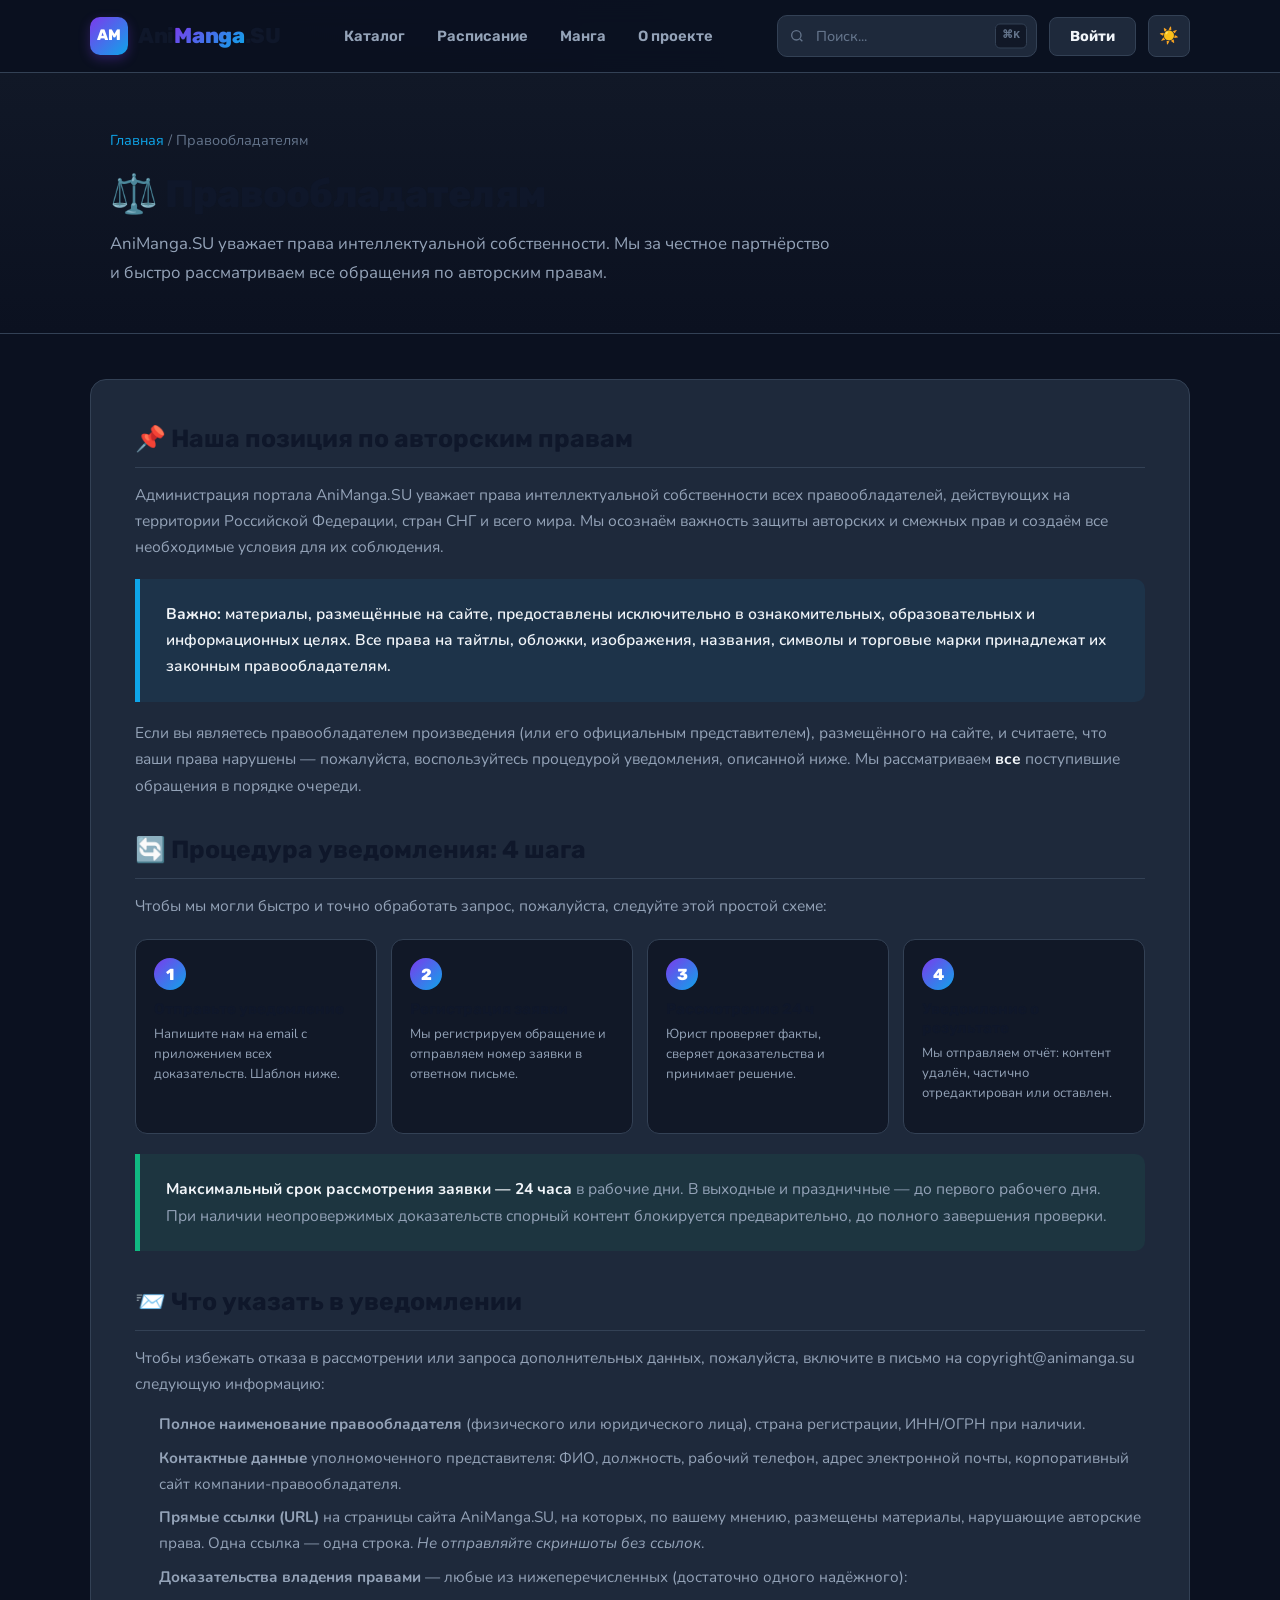
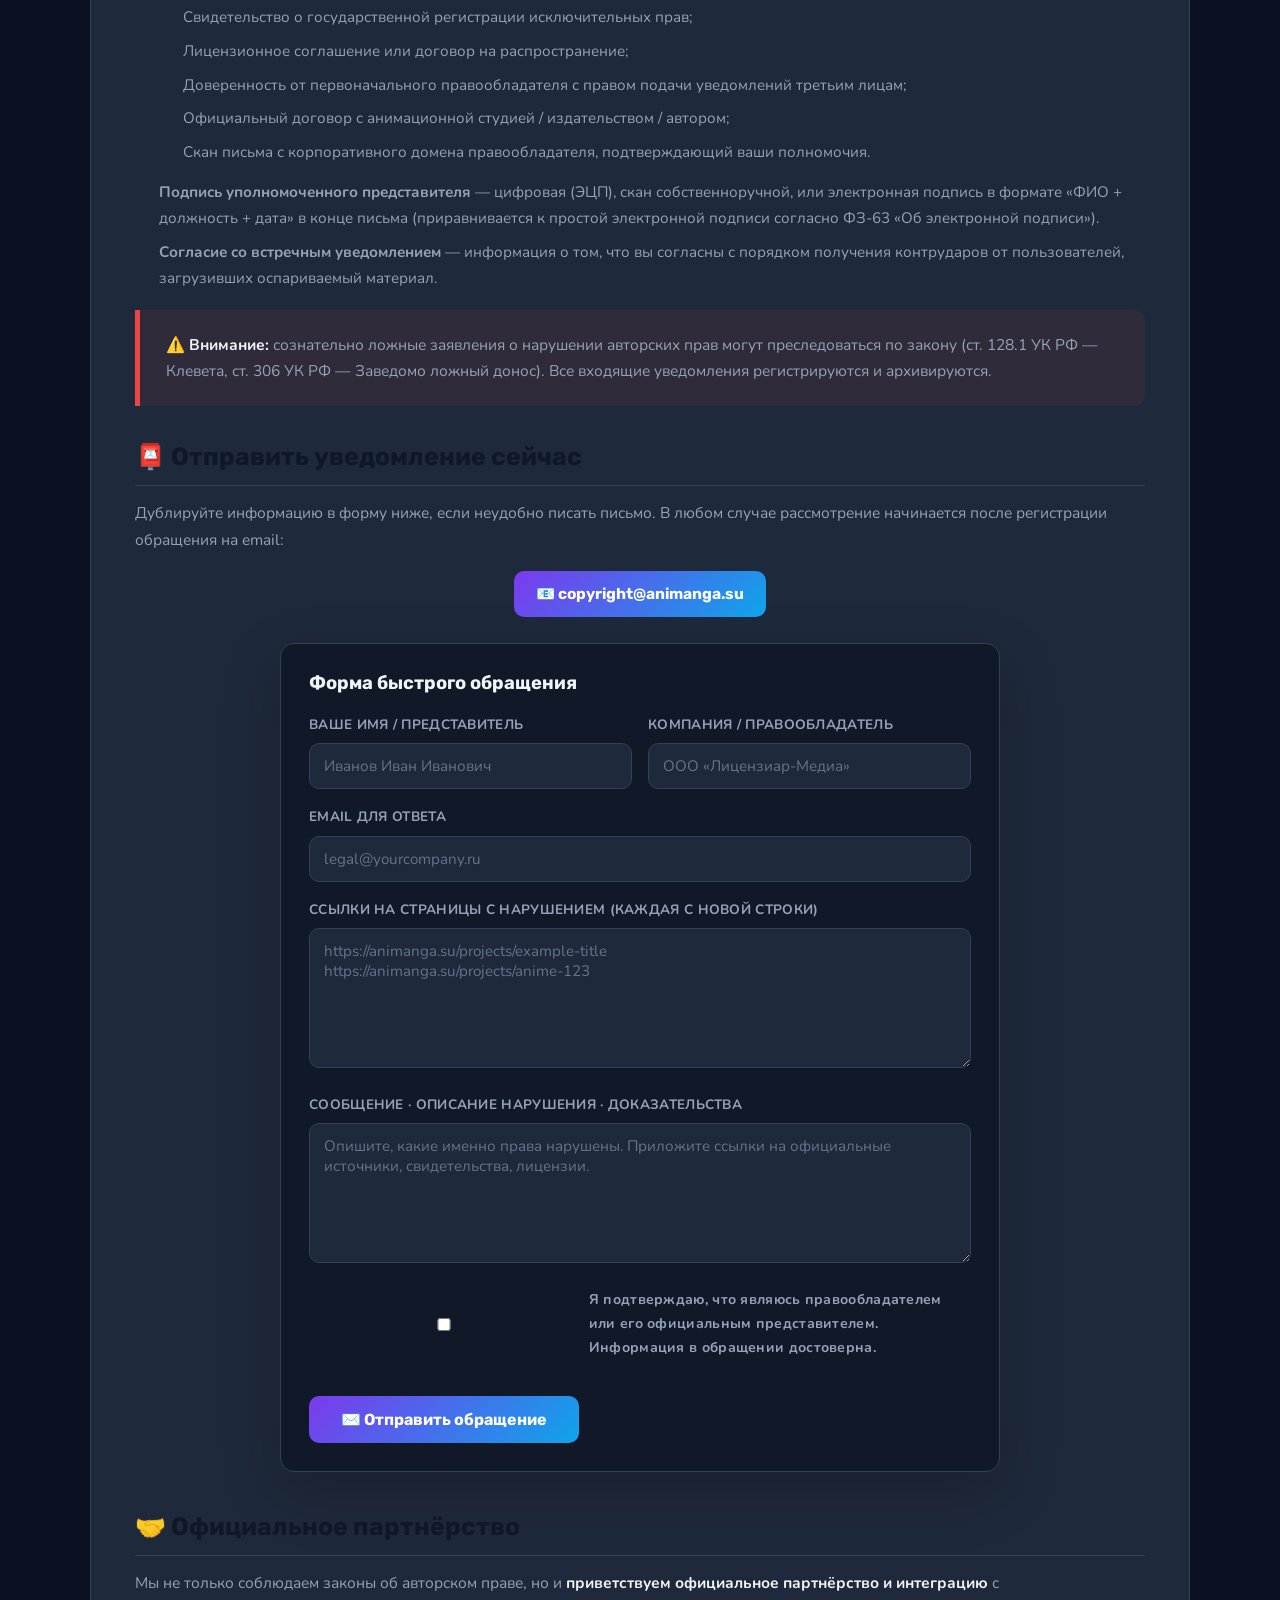
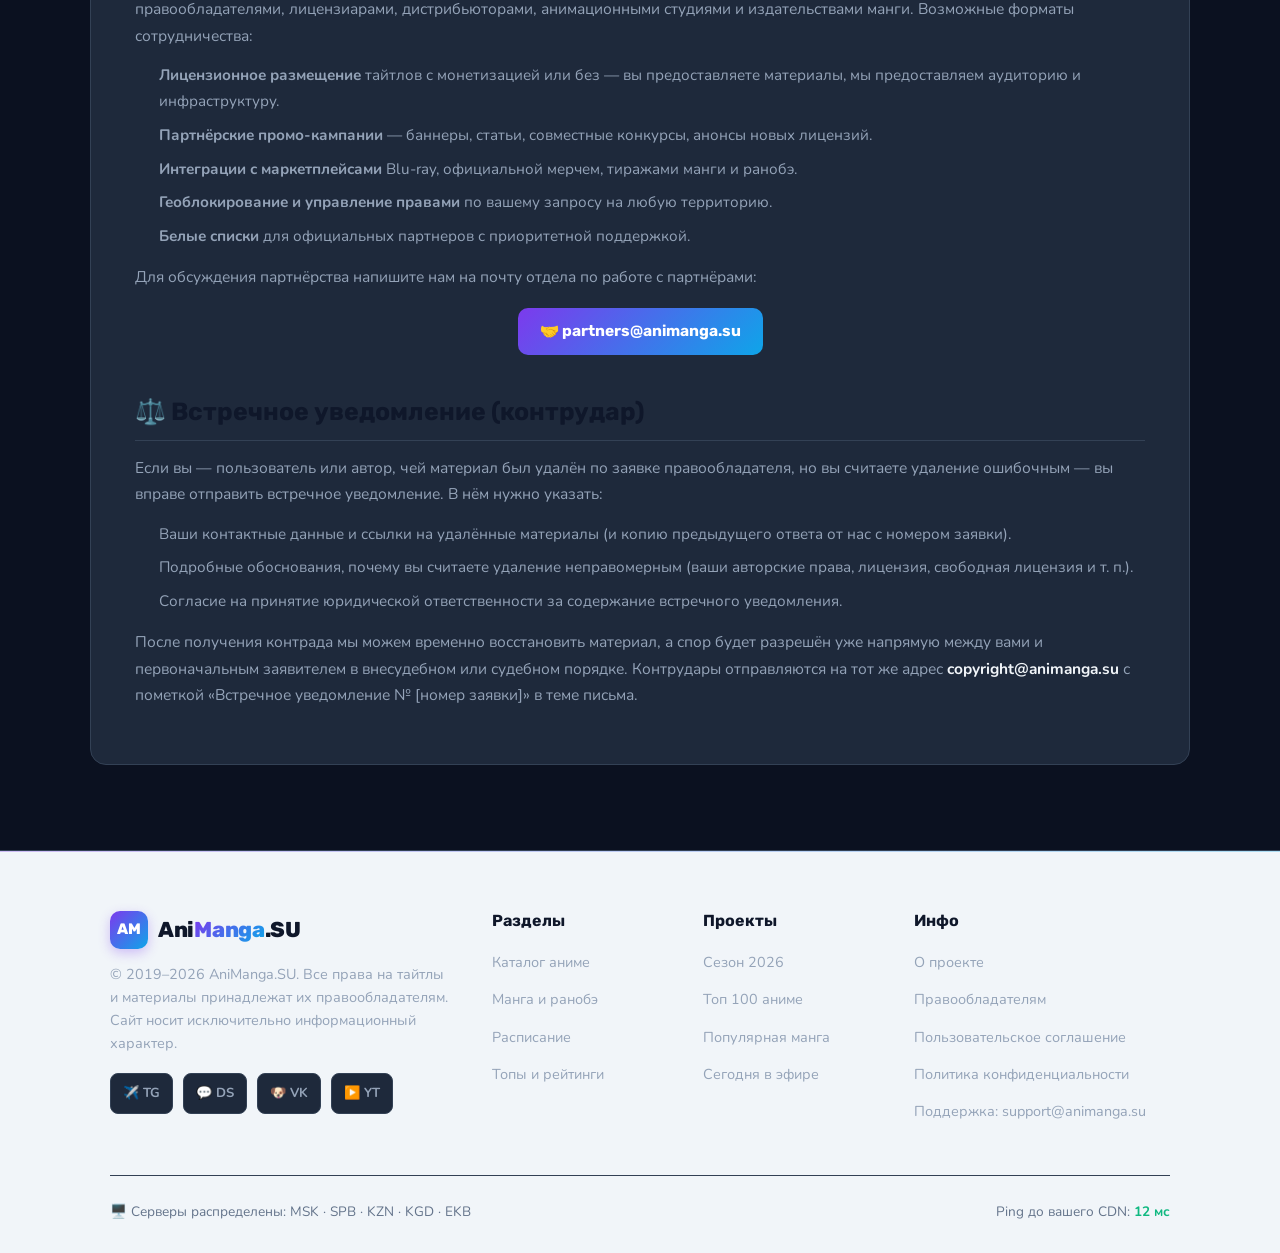
<file: web-root/copyright.html>
<!DOCTYPE html>
<html lang="ru">
<head>
    <meta charset="UTF-8" />
    <meta name="viewport" content="width=device-width, initial-scale=1.0" />
    <meta name="description" content="Правообладателям AniManga.SU — порядок подачи уведомлений о нарушении авторских прав, DMCA-подобная процедура, удаление контента, официальное партнёрство." />
    <meta name="keywords" content="правообладателям, авторские права, DMCA, удаление контента, уведомление о нарушении, copyright animanga, partners" />
    <meta name="theme-color" content="#0b1120" />
    <meta property="og:title" content="Правообладателям | AniManga.SU" />
    <meta property="og:description" content="Порядок подачи уведомлений о нарушении авторских прав. Мы рассматриваем все обращения в течение 24 часов." />
    <meta property="og:image" content="https://coresg-normal.trae.ai/api/ide/v1/text_to_image?prompt=law%20copyright%20justice%20books%20gavel%20library%20hd&image_size=landscape_16_9" />
    <meta property="og:type" content="website" />
    <title>Правообладателям | AniManga.SU — Авторские права</title>
    <link rel="icon" type="image/svg+xml" href="favicon.svg" />
    <link rel="preconnect" href="https://fonts.googleapis.com" />
    <link rel="preconnect" href="https://fonts.gstatic.com" crossorigin />
    <link href="https://fonts.googleapis.com/css2?family=Nunito:wght@400;600;700;800&family=Rubik:wght@400;500;700&display=swap" rel="stylesheet" />
    <link rel="stylesheet" href="css/style.css" />
    <style>
        :root {
            --bg-primary: #0b1120;
            --bg-secondary: #111827;
            --bg-card: #1e293b;
            --bg-card-hover: #263449;
            --text-primary: #f1f5f9;
            --text-secondary: #94a3b8;
            --text-muted: #64748b;
            --accent-primary: #7c3aed;
            --accent-secondary: #0ea5e9;
            --accent-gradient: linear-gradient(135deg, #7c3aed 0%, #0ea5e9 100%);
            --border-color: #334155;
            --success: #10b981;
            --warning: #f59e0b;
            --danger: #ef4444;
        }
        body { font-family: 'Nunito', sans-serif; background-color: var(--bg-primary); color: var(--text-primary); line-height: 1.7; min-height: 100vh; }
        h1, h2, h3, h4, h5 { font-family: 'Rubik', sans-serif; }
        .container { max-width: 1100px; margin: 0 auto; padding: 0 20px; }
        .header { background: rgba(11,17,32,0.95); backdrop-filter: blur(12px); border-bottom: 1px solid var(--border-color); position: sticky; top: 0; z-index: 100; }
        .header-inner { display: flex; align-items: center; justify-content: space-between; padding: 16px 0; gap: 24px; }
        .logo { display: flex; align-items: center; gap: 10px; text-decoration: none; color: var(--text-primary); font-weight: 800; font-size: 1.3rem; }
        .logo-mark { width: 38px; height: 38px; background: var(--accent-gradient); border-radius: 10px; display: flex; align-items: center; justify-content: center; color: white; font-weight: 800; font-size: 0.95rem; box-shadow: 0 4px 12px rgba(124,58,237,0.3); }
        .logo-text { letter-spacing: -0.3px; }
        .accent { background: var(--accent-gradient); -webkit-background-clip: text; -webkit-text-fill-color: transparent; background-clip: text; }
        .nav { display: flex; gap: 4px; }
        .nav-link { color: var(--text-secondary); text-decoration: none; padding: 8px 14px; border-radius: 8px; font-weight: 600; font-size: 0.92rem; transition: all 0.2s; font-family: 'Rubik', sans-serif; }
        .nav-link:hover { color: var(--text-primary); background: var(--bg-card); }
        .nav-link.active { color: white; background: var(--accent-gradient); box-shadow: 0 2px 8px rgba(124,58,237,0.35); }
        .header-right { display: flex; align-items: center; gap: 12px; }
        .search-wrapper { position: relative; display: flex; align-items: center; }
        .search-wrapper svg { position: absolute; left: 12px; color: var(--text-muted); }
        .search-input { padding: 10px 38px 10px 38px; background: var(--bg-card); border: 1px solid var(--border-color); border-radius: 10px; color: var(--text-primary); outline: none; width: 260px; font-size: 0.9rem; font-family: 'Nunito', sans-serif; }
        .search-input:focus { border-color: var(--accent-primary); }
        .search-input::placeholder { color: var(--text-muted); }
        .kbd-k { position: absolute; right: 10px; background: var(--bg-secondary); border: 1px solid var(--border-color); padding: 2px 6px; border-radius: 5px; font-size: 0.7rem; color: var(--text-muted); }
        .btn-signin { padding: 10px 20px; background: var(--bg-card); color: var(--text-primary); border: 1px solid var(--border-color); border-radius: 8px; font-weight: 700; font-size: 0.9rem; cursor: pointer; font-family: 'Rubik', sans-serif; transition: all 0.2s; }
        .btn-signin:hover { background: var(--accent-primary); border-color: var(--accent-primary); }
        .theme-toggle { padding: 10px; background: var(--bg-card); border: 1px solid var(--border-color); border-radius: 8px; cursor: pointer; font-size: 1rem; }
        .theme-toggle:hover { background: var(--bg-card-hover); }
        .hero { background: linear-gradient(180deg, var(--bg-secondary) 0%, var(--bg-primary) 100%); padding: 55px 0 45px; border-bottom: 1px solid var(--border-color); }
        .hero h1 { font-size: 2.4rem; font-weight: 800; letter-spacing: -0.7px; margin-bottom: 12px; }
        .hero .tagline { color: var(--text-secondary); font-size: 1.05rem; max-width: 720px; }
        .breadcrumbs { color: var(--text-muted); font-size: 0.9rem; margin-bottom: 18px; }
        .breadcrumbs a { color: var(--accent-secondary); text-decoration: none; }
        .content { padding: 45px 0; }
        .doc-body { background: var(--bg-card); border: 1px solid var(--border-color); border-radius: 16px; padding: 44px; }
        .doc-body section { margin-bottom: 36px; scroll-margin-top: 90px; }
        .doc-body section:last-child { margin-bottom: 0; }
        .doc-body h2 { font-size: 1.55rem; margin-bottom: 14px; padding-bottom: 12px; border-bottom: 1px solid var(--border-color); display: flex; align-items: center; gap: 10px; }
        .doc-body h3 { font-size: 1.15rem; margin: 20px 0 10px; color: var(--text-primary); }
        .doc-body p { color: var(--text-secondary); margin-bottom: 12px; font-size: 0.97rem; }
        .doc-body p strong { color: var(--text-primary); }
        .doc-body ul, .doc-body ol { color: var(--text-secondary); margin: 14px 0 14px 24px; }
        .doc-body li { margin-bottom: 8px; font-size: 0.95rem; }
        .notice-box {
            padding: 22px 26px; background: rgba(239, 68, 68, 0.08);
            border-left: 5px solid var(--danger); border-radius: 0 10px 10px 0;
            margin: 18px 0;
        }
        .notice-box.ok {
            background: rgba(16, 185, 129, 0.08);
            border-left-color: var(--success);
        }
        .notice-box.info {
            background: rgba(14, 165, 233, 0.08);
            border-left-color: var(--accent-secondary);
        }
        .contact-mail {
            display: inline-block; padding: 10px 22px; background: var(--accent-gradient);
            color: white; text-decoration: none; border-radius: 10px; font-weight: 700;
            font-family: 'Rubik', sans-serif; margin: 6px 0; transition: transform 0.2s;
        }
        .contact-mail:hover { transform: translateY(-1px); box-shadow: 0 8px 20px rgba(124,58,237,0.35); }
        .contact-form { margin-top: 20px; background: var(--bg-secondary); padding: 28px; border-radius: 14px; border: 1px solid var(--border-color); }
        .contact-form h3 { margin-top: 0; }
        .form-grid { display: grid; grid-template-columns: 1fr 1fr; gap: 16px; margin-top: 18px; }
        .form-full { grid-column: 1 / -1; }
        .field label { display: block; font-size: 0.85rem; font-weight: 700; color: var(--text-secondary); margin-bottom: 7px; text-transform: uppercase; letter-spacing: 0.3px; }
        .field input, .field textarea {
            width: 100%; padding: 12px 14px; background: var(--bg-card); border: 1px solid var(--border-color);
            border-radius: 10px; color: var(--text-primary); font-family: 'Nunito', sans-serif; font-size: 0.95rem;
            outline: none; transition: border-color 0.2s;
        }
        .field input:focus, .field textarea:focus { border-color: var(--accent-primary); }
        .field textarea { min-height: 140px; resize: vertical; }
        .field input::placeholder, .field textarea::placeholder { color: var(--text-muted); }
        .submit-btn {
            margin-top: 20px; padding: 14px 32px; background: var(--accent-gradient); border: none;
            color: white; border-radius: 10px; font-weight: 700; font-size: 1rem; cursor: pointer;
            font-family: 'Rubik', sans-serif; transition: all 0.2s;
        }
        .submit-btn:hover { transform: translateY(-2px); box-shadow: 0 10px 24px rgba(124,58,237,0.4); }
        .timeline { display: grid; grid-template-columns: repeat(4, 1fr); gap: 14px; margin: 20px 0; }
        .step { background: var(--bg-secondary); padding: 18px; border-radius: 12px; border: 1px solid var(--border-color); position: relative; }
        .step .num { width: 32px; height: 32px; border-radius: 50%; background: var(--accent-gradient); display: flex; align-items: center; justify-content: center; color: white; font-weight: 800; margin-bottom: 10px; font-family: 'Rubik', sans-serif; }
        .step h4 { font-size: 0.95rem; margin-bottom: 6px; }
        .step p { font-size: 0.82rem; color: var(--text-secondary); line-height: 1.5; }
        .footer { background: var(--bg-secondary); border-top: 1px solid var(--border-color); padding: 60px 0 30px; margin-top: 40px; }
        .footer-inner { display: grid; grid-template-columns: 2fr 1fr 1fr 1.5fr; gap: 40px; margin-bottom: 40px; }
        .footer-inner h5 { font-size: 1rem; font-weight: 700; margin-bottom: 18px; }
        .footer-inner ul { list-style: none; }
        .footer-inner ul li { margin-bottom: 10px; }
        .footer-inner ul li a { color: var(--text-secondary); text-decoration: none; font-size: 0.9rem; transition: color 0.2s; }
        .footer-inner ul li a:hover { color: var(--accent-secondary); }
        .footer-desc { color: var(--text-secondary); font-size: 0.9rem; margin-top: 14px; line-height: 1.6; max-width: 340px; }
        .mb { margin-bottom: 12px; }
        .socials { display: flex; gap: 10px; margin-top: 18px; }
        .socials a { padding: 8px 12px; background: var(--bg-card); border: 1px solid var(--border-color); border-radius: 8px; color: var(--text-secondary); text-decoration: none; font-size: 0.82rem; font-weight: 700; transition: all 0.2s; }
        .socials a:hover { background: var(--accent-primary); color: white; border-color: var(--accent-primary); }
        .footer-bottom { border-top: 1px solid var(--border-color); padding-top: 24px; display: flex; justify-content: space-between; align-items: center; flex-wrap: wrap; gap: 16px; color: var(--text-muted); font-size: 0.85rem; }
        .ping { color: var(--success); font-weight: 700; }
        @media (max-width: 1024px) {
            .nav.desktop { display: none; }
            .footer-inner { grid-template-columns: 1fr 1fr; }
            .timeline { grid-template-columns: repeat(2, 1fr); }
            .form-grid { grid-template-columns: 1fr; }
        }
        @media (max-width: 640px) {
            .hero h1 { font-size: 1.8rem; }
            .search-input { width: 160px; }
            .footer-inner { grid-template-columns: 1fr; }
            .header-inner { flex-wrap: wrap; }
            .doc-body { padding: 24px; }
            .timeline { grid-template-columns: 1fr; }
        }
    </style>
</head>
<body>

<header class="header">
    <div class="container header-inner">
        <a href="index.html" class="logo">
            <span class="logo-mark">AM</span>
            <span class="logo-text">Ani<span class="accent">Manga</span>.SU</span>
        </a>
        <nav class="nav desktop">
            <a href="projects.html" class="nav-link">Каталог</a>
            <a href="schedule.html" class="nav-link">Расписание</a>
            <a href="manga.html" class="nav-link">Манга</a>
            <a href="about.html" class="nav-link">О проекте</a>
        </nav>
        <div class="header-right">
            <div class="search-wrapper">
                <svg viewBox="0 0 24 24" width="16" height="16" fill="none" stroke="currentColor" stroke-width="2"><circle cx="11" cy="11" r="7"/><path d="m20 20-3.5-3.5"/></svg>
                <input type="text" placeholder="Поиск..." class="search-input" />
                <kbd class="kbd-k">⌘K</kbd>
            </div>
            <button class="btn-signin">Войти</button>
            <button class="theme-toggle" title="Тема">🌙</button>
        </div>
    </div>
</header>

<section class="hero">
    <div class="container">
        <div class="breadcrumbs"><a href="index.html">Главная</a> / Правообладателям</div>
        <h1>⚖️ Правообладателям</h1>
        <p class="tagline">AniManga.SU уважает права интеллектуальной собственности. Мы за честное партнёрство и быстро рассматриваем все обращения по авторским правам.</p>
    </div>
</section>

<div class="container content">
    <article class="doc-body">
        <section id="intro">
            <h2>📌 Наша позиция по авторским правам</h2>
            <p>Администрация портала AniManga.SU уважает права интеллектуальной собственности всех правообладателей, действующих на территории Российской Федерации, стран СНГ и всего мира. Мы осознаём важность защиты авторских и смежных прав и создаём все необходимые условия для их соблюдения.</p>
            <div class="notice-box info">
                <p style="margin:0;color:var(--text-primary);font-weight:600;"><strong>Важно:</strong> материалы, размещённые на сайте, предоставлены исключительно в ознакомительных, образовательных и информационных целях. Все права на тайтлы, обложки, изображения, названия, символы и торговые марки принадлежат их законным правообладателям.</p>
            </div>
            <p>Если вы являетесь правообладателем произведения (или его официальным представителем), размещённого на сайте, и считаете, что ваши права нарушены — пожалуйста, воспользуйтесь процедурой уведомления, описанной ниже. Мы рассматриваем <strong>все</strong> поступившие обращения в порядке очереди.</p>
        </section>

        <section id="process">
            <h2>🔄 Процедура уведомления: 4 шага</h2>
            <p>Чтобы мы могли быстро и точно обработать запрос, пожалуйста, следуйте этой простой схеме:</p>
            <div class="timeline">
                <div class="step"><div class="num">1</div><h4>Отправьте уведомление</h4><p>Напишите нам на email с приложением всех доказательств. Шаблон ниже.</p></div>
                <div class="step"><div class="num">2</div><h4>Регистрация заявки</h4><p>Мы регистрируем обращение и отправляем номер заявки в ответном письме.</p></div>
                <div class="step"><div class="num">3</div><h4>Рассмотрение 24 ч</h4><p>Юрист проверяет факты, сверяет доказательства и принимает решение.</p></div>
                <div class="step"><div class="num">4</div><h4>Уведомление о результате</h4><p>Мы отправляем отчёт: контент удалён, частично отредактирован или оставлен.</p></div>
            </div>
            <div class="notice-box ok">
                <p style="margin:0;"><strong>Максимальный срок рассмотрения заявки — 24 часа</strong> в рабочие дни. В выходные и праздничные — до первого рабочего дня. При наличии неопровержимых доказательств спорный контент блокируется предварительно, до полного завершения проверки.</p>
            </div>
        </section>

        <section id="what-to-send">
            <h2>📨 Что указать в уведомлении</h2>
            <p>Чтобы избежать отказа в рассмотрении или запроса дополнительных данных, пожалуйста, включите в письмо на <a href="mailto:copyright@animanga.su">copyright@animanga.su</a> следующую информацию:</p>
            <ol>
                <li><strong>Полное наименование правообладателя</strong> (физического или юридического лица), страна регистрации, ИНН/ОГРН при наличии.</li>
                <li><strong>Контактные данные</strong> уполномоченного представителя: ФИО, должность, рабочий телефон, адрес электронной почты, корпоративный сайт компании-правообладателя.</li>
                <li><strong>Прямые ссылки (URL)</strong> на страницы сайта AniManga.SU, на которых, по вашему мнению, размещены материалы, нарушающие авторские права. Одна ссылка — одна строка. <em>Не отправляйте скриншоты без ссылок</em>.</li>
                <li><strong>Доказательства владения правами</strong> — любые из нижеперечисленных (достаточно одного надёжного):
                    <ul>
                        <li>Свидетельство о государственной регистрации исключительных прав;</li>
                        <li>Лицензионное соглашение или договор на распространение;</li>
                        <li>Доверенность от первоначального правообладателя с правом подачи уведомлений третьим лицам;</li>
                        <li>Официальный договор с анимационной студией / издательством / автором;</li>
                        <li>Скан письма с корпоративного домена правообладателя, подтверждающий ваши полномочия.</li>
                    </ul>
                </li>
                <li><strong>Подпись уполномоченного представителя</strong> — цифровая (ЭЦП), скан собственноручной, или электронная подпись в формате «ФИО + должность + дата» в конце письма (приравнивается к простой электронной подписи согласно ФЗ-63 «Об электронной подписи»).</li>
                <li><strong>Согласие со встречным уведомлением</strong> — информация о том, что вы согласны с порядком получения контрударов от пользователей, загрузивших оспариваемый материал.</li>
            </ol>
            <div class="notice-box">
                <p style="margin:0;"><strong>⚠️ Внимание:</strong> сознательно ложные заявления о нарушении авторских прав могут преследоваться по закону (ст. 128.1 УК РФ — Клевета, ст. 306 УК РФ — Заведомо ложный донос). Все входящие уведомления регистрируются и архивируются.</p>
            </div>
        </section>

        <section id="contact-now">
            <h2>📮 Отправить уведомление сейчас</h2>
            <p>Дублируйте информацию в форму ниже, если неудобно писать письмо. В любом случае рассмотрение начинается после регистрации обращения на email:</p>
            <p style="text-align:center;"><a class="contact-mail" href="mailto:copyright@animanga.su">📧 copyright@animanga.su</a></p>
            <form class="contact-form" onsubmit="event.preventDefault(); alert('Форма обратной связи отправлена! Мы свяжемся с вами в течение 24 часов.');">
                <h3>Форма быстрого обращения</h3>
                <div class="form-grid">
                    <div class="field">
                        <label>Ваше имя / Представитель</label>
                        <input type="text" required placeholder="Иванов Иван Иванович" />
                    </div>
                    <div class="field">
                        <label>Компания / Правообладатель</label>
                        <input type="text" placeholder="ООО «Лицензиар-Медиа»" />
                    </div>
                    <div class="field form-full">
                        <label>Email для ответа</label>
                        <input type="email" required placeholder="legal@yourcompany.ru" />
                    </div>
                    <div class="field form-full">
                        <label>Ссылки на страницы с нарушением (каждая с новой строки)</label>
                        <textarea required placeholder="https://animanga.su/projects/example-title&#10;https://animanga.su/projects/anime-123"></textarea>
                    </div>
                    <div class="field form-full">
                        <label>Сообщение · Описание нарушения · Доказательства</label>
                        <textarea required placeholder="Опишите, какие именно права нарушены. Приложите ссылки на официальные источники, свидетельства, лицензии."></textarea>
                    </div>
                    <div class="field form-full" style="display:flex;align-items:center;gap:10px;">
                        <input type="checkbox" required id="confirm" />
                        <label for="confirm" style="text-transform:none;margin:0;font-size:0.88rem;color:var(--text-secondary);">Я подтверждаю, что являюсь правообладателем или его официальным представителем. Информация в обращении достоверна.</label>
                    </div>
                    <div class="field form-full">
                        <button class="submit-btn" type="submit">✉️ Отправить обращение</button>
                    </div>
                </div>
            </form>
        </section>

        <section id="partnership">
            <h2>🤝 Официальное партнёрство</h2>
            <p>Мы не только соблюдаем законы об авторском праве, но и <strong>приветствуем официальное партнёрство и интеграцию</strong> с правообладателями, лицензиарами, дистрибьюторами, анимационными студиями и издательствами манги. Возможные форматы сотрудничества:</p>
            <ul>
                <li><strong>Лицензионное размещение</strong> тайтлов с монетизацией или без — вы предоставляете материалы, мы предоставляем аудиторию и инфраструктуру.</li>
                <li><strong>Партнёрские промо-кампании</strong> — баннеры, статьи, совместные конкурсы, анонсы новых лицензий.</li>
                <li><strong>Интеграции с маркетплейсами</strong> Blu-ray, официальной мерчем, тиражами манги и ранобэ.</li>
                <li><strong>Геоблокирование и управление правами</strong> по вашему запросу на любую территорию.</li>
                <li><strong>Белые списки</strong> для официальных партнеров с приоритетной поддержкой.</li>
            </ul>
            <p>Для обсуждения партнёрства напишите нам на почту отдела по работе с партнёрами:</p>
            <p style="text-align:center;"><a class="contact-mail" href="mailto:partners@animanga.su">🤝 partners@animanga.su</a></p>
        </section>

        <section id="counter">
            <h2>⚖️ Встречное уведомление (контрудар)</h2>
            <p>Если вы — пользователь или автор, чей материал был удалён по заявке правообладателя, но вы считаете удаление ошибочным — вы вправе отправить встречное уведомление. В нём нужно указать:</p>
            <ol>
                <li>Ваши контактные данные и ссылки на удалённые материалы (и копию предыдущего ответа от нас с номером заявки).</li>
                <li>Подробные обоснования, почему вы считаете удаление неправомерным (ваши авторские права, лицензия, свободная лицензия и т. п.).</li>
                <li>Согласие на принятие юридической ответственности за содержание встречного уведомления.</li>
            </ol>
            <p>После получения контрада мы можем временно восстановить материал, а спор будет разрешён уже напрямую между вами и первоначальным заявителем в внесудебном или судебном порядке. Контрудары отправляются на тот же адрес <strong>copyright@animanga.su</strong> с пометкой «Встречное уведомление № [номер заявки]» в теме письма.</p>
        </section>
    </article>
</div>

<footer class="footer">
    <div class="container footer-inner">
        <div>
            <div class="logo mb">
                <span class="logo-mark">AM</span>
                <span class="logo-text">Ani<span class="accent">Manga</span>.SU</span>
            </div>
            <p class="footer-desc">© 2019–2026 AniManga.SU. Все права на тайтлы и материалы принадлежат их правообладателям. Сайт носит исключительно информационный характер.</p>
            <div class="socials">
                <a href="https://t.me/animangasu" title="Telegram">✈️ TG</a>
                <a href="https://discord.gg/animangasu" title="Discord">💬 DS</a>
                <a href="https://vk.com/animangasu" title="VK">🐶 VK</a>
                <a href="https://youtube.com/@animangasu" title="YouTube">▶️ YT</a>
            </div>
        </div>
        <div>
            <h5>Разделы</h5>
            <ul>
                <li><a href="projects.html">Каталог аниме</a></li>
                <li><a href="manga.html">Манга и ранобэ</a></li>
                <li><a href="schedule.html">Расписание</a></li>
                <li><a href="projects.html#top">Топы и рейтинги</a></li>
            </ul>
        </div>
        <div>
            <h5>Проекты</h5>
            <ul>
                <li><a href="projects.html#season2026">Сезон 2026</a></li>
                <li><a href="projects.html#top100">Топ 100 аниме</a></li>
                <li><a href="manga.html#popular">Популярная манга</a></li>
                <li><a href="schedule.html#today">Сегодня в эфире</a></li>
            </ul>
        </div>
        <div>
            <h5>Инфо</h5>
            <ul>
                <li><a href="about.html">О проекте</a></li>
                <li><a href="copyright.html">Правообладателям</a></li>
                <li><a href="tos.html">Пользовательское соглашение</a></li>
                <li><a href="privacy.html">Политика конфиденциальности</a></li>
                <li><a href="mailto:support@animanga.su">Поддержка: support@animanga.su</a></li>
            </ul>
        </div>
    </div>
    <div class="container">
        <div class="footer-bottom">
            <span>🖥️ Серверы распределены: MSK · SPB · KZN · KGD · EKB</span>
            <span>Ping до вашего CDN: <b class="ping">12 мс</b></span>
        </div>
    </div>
</footer>

<script src="js/app.js"></script>
</body>
</html>
</file>
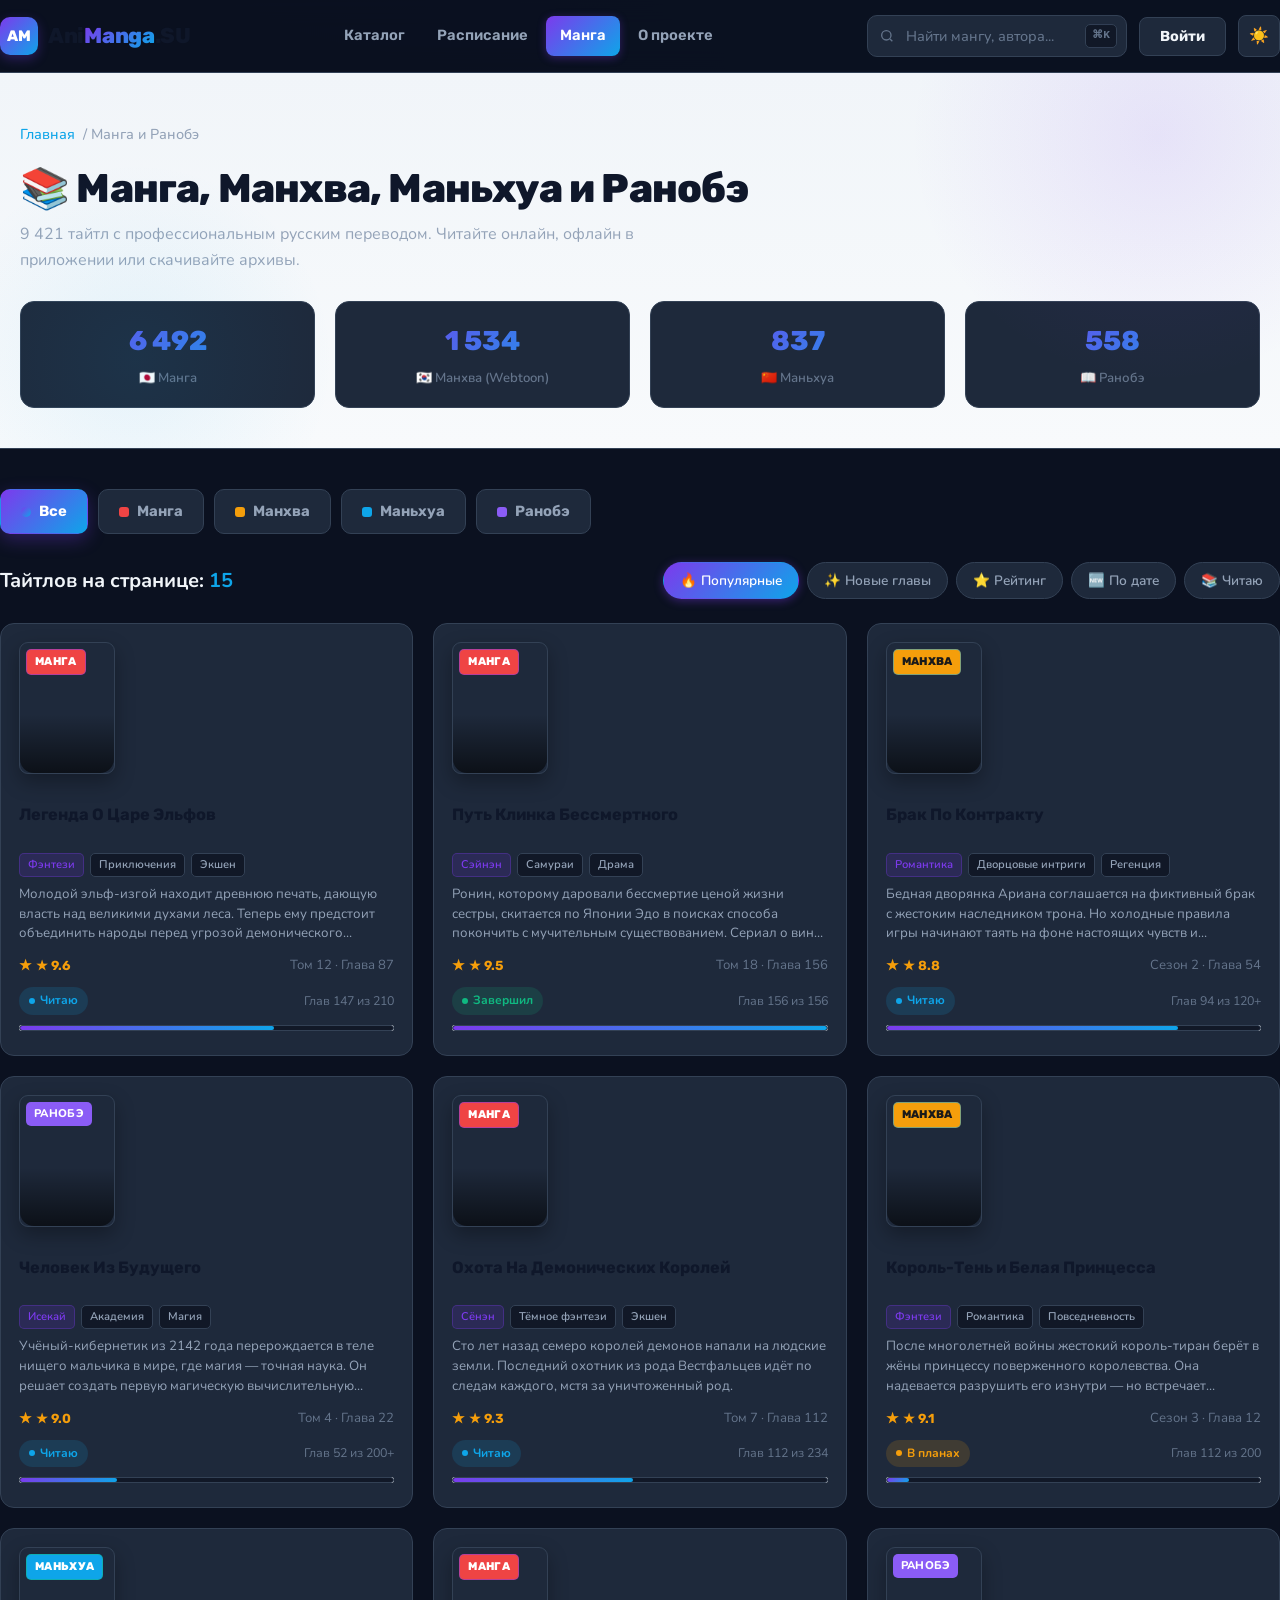
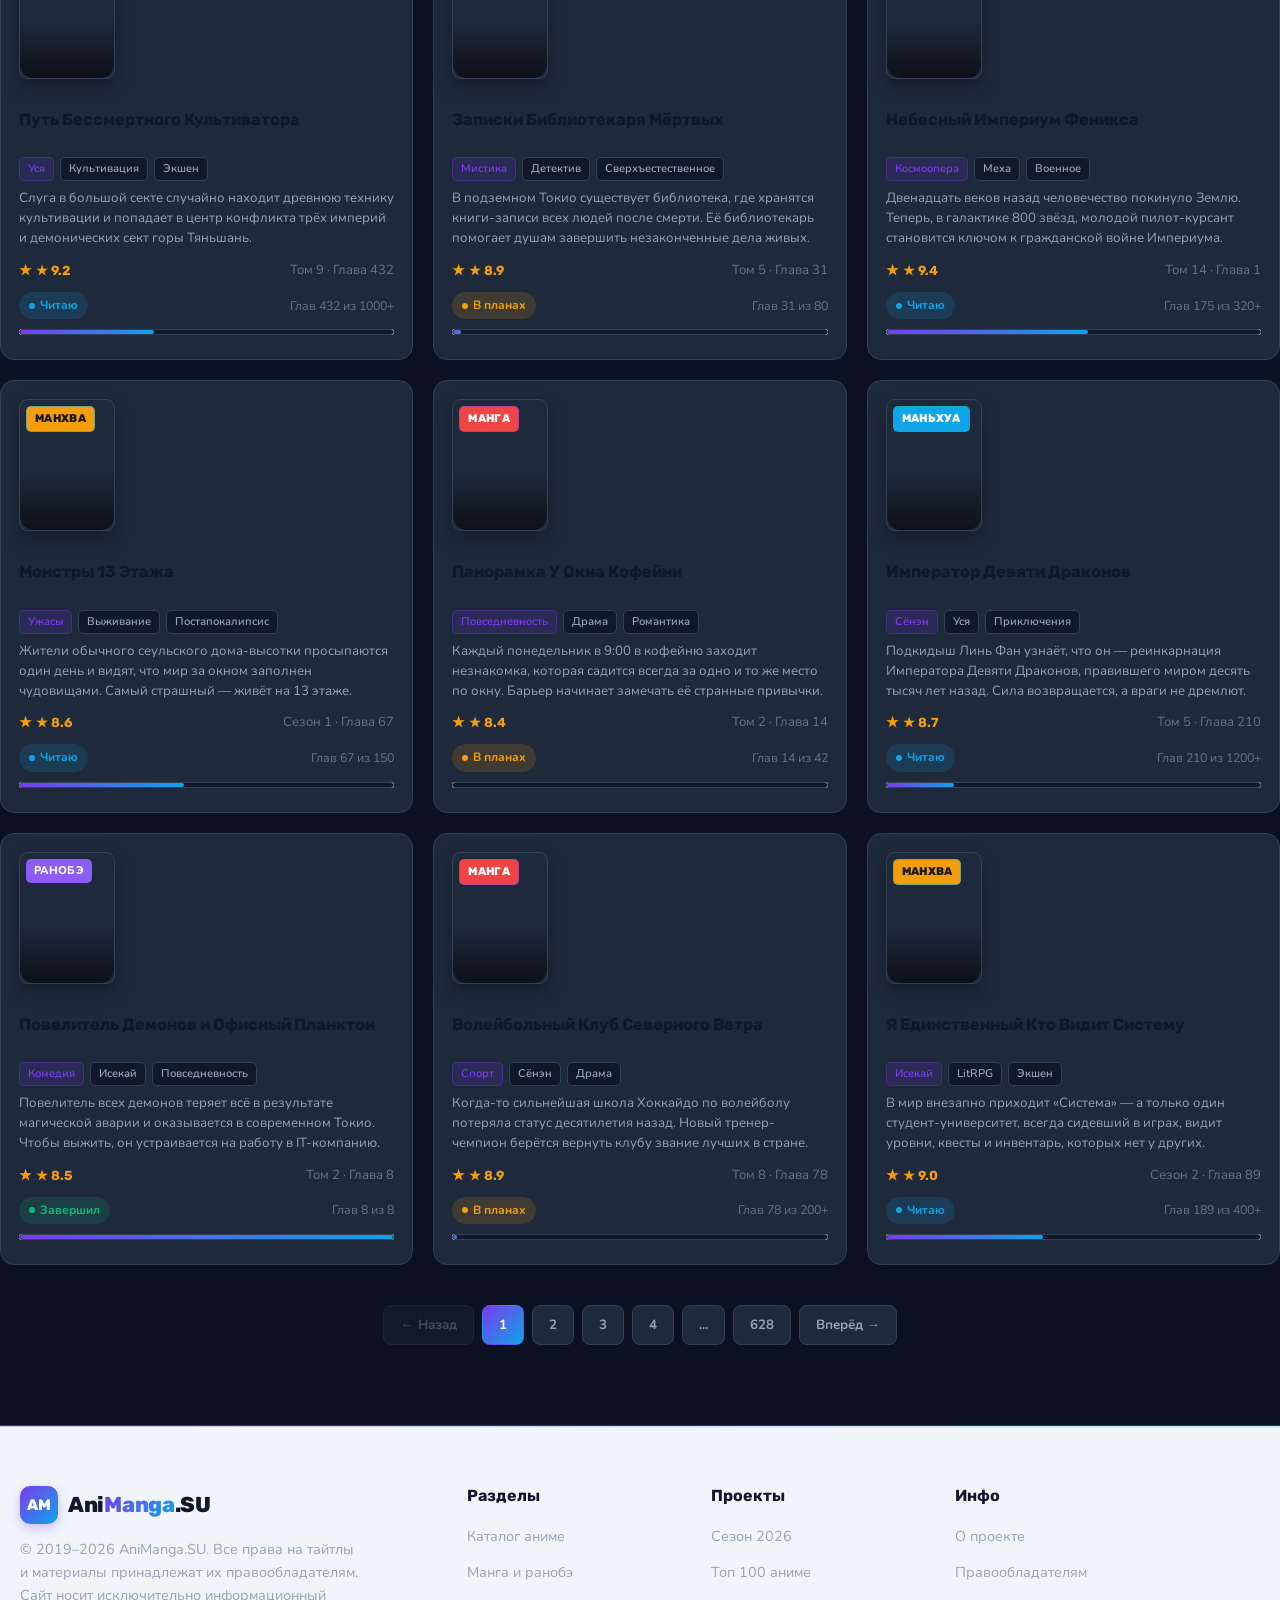
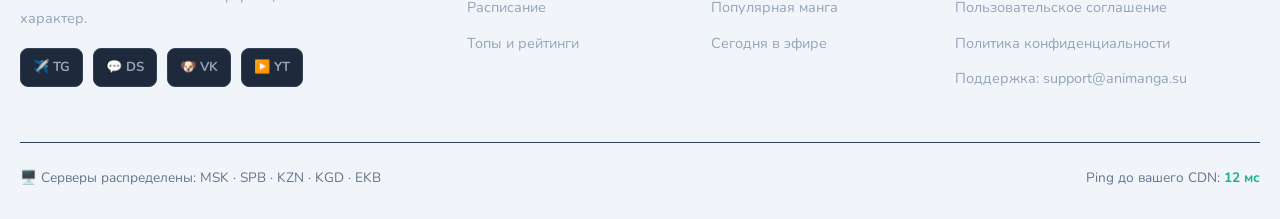
<file: web-root/manga.html>
<!DOCTYPE html>
<html lang="ru">
<head>
    <meta charset="UTF-8" />
    <meta name="viewport" content="width=device-width, initial-scale=1.0" />
    <meta name="description" content="Каталог манги, манхвы, маньхуа и ранобэ на AniManga.SU. Читайте онлайн бесплатные главы с профессиональным переводом." />
    <meta name="keywords" content="манга, манхва, маньхуа, ранобэ, читать онлайн, вебтун, японская манга, корейская манхва, китайская маньхуа" />
    <meta name="theme-color" content="#0b1120" />
    <meta property="og:title" content="Манга и Ранобэ онлайн | AniManga.SU" />
    <meta property="og:description" content="Каталог из 9 421 манги, манхвы, маньхуа и ранобэ. Читайте онлайн с русским переводом." />
    <meta property="og:image" content="https://coresg-normal.trae.ai/api/ide/v1/text_to_image?prompt=manga%20collection%20japanese%20korean%20chinese%20bookshelf&image_size=landscape_16_9" />
    <meta property="og:type" content="website" />
    <title>Манга, Манхва, Ранобэ — читать онлайн | AniManga.SU</title>
    <link rel="icon" type="image/svg+xml" href="favicon.svg" />
    <link rel="preconnect" href="https://fonts.googleapis.com" />
    <link rel="preconnect" href="https://fonts.gstatic.com" crossorigin />
    <link href="https://fonts.googleapis.com/css2?family=Nunito:wght@400;600;700;800&family=Rubik:wght@400;500;700&display=swap" rel="stylesheet" />
    <link rel="stylesheet" href="css/style.css" />
    <style>
        :root {
            --bg-primary: #0b1120;
            --bg-secondary: #111827;
            --bg-card: #1e293b;
            --bg-card-hover: #263449;
            --text-primary: #f1f5f9;
            --text-secondary: #94a3b8;
            --text-muted: #64748b;
            --accent-primary: #7c3aed;
            --accent-secondary: #0ea5e9;
            --accent-gradient: linear-gradient(135deg, #7c3aed 0%, #0ea5e9 100%);
            --border-color: #334155;
            --success: #10b981;
            --warning: #f59e0b;
            --danger: #ef4444;
        }
        body {
            font-family: 'Nunito', sans-serif;
            background-color: var(--bg-primary);
            color: var(--text-primary);
            line-height: 1.6;
            min-height: 100vh;
        }
        h1, h2, h3, h4, h5 { font-family: 'Rubik', sans-serif; }
        .container { max-width: 1400px; margin: 0 auto; padding: 0 20px; }
        .header {
            background: rgba(11, 17, 32, 0.95);
            backdrop-filter: blur(12px);
            border-bottom: 1px solid var(--border-color);
            position: sticky; top: 0; z-index: 100;
        }
        .header-inner { display: flex; align-items: center; justify-content: space-between; padding: 16px 0; gap: 24px; }
        .logo { display: flex; align-items: center; gap: 10px; text-decoration: none; color: var(--text-primary); font-weight: 800; font-size: 1.3rem; }
        .logo-mark { width: 38px; height: 38px; background: var(--accent-gradient); border-radius: 10px; display: flex; align-items: center; justify-content: center; color: white; font-weight: 800; font-size: 0.95rem; box-shadow: 0 4px 12px rgba(124, 58, 237, 0.3); }
        .logo-text { letter-spacing: -0.3px; }
        .accent { background: var(--accent-gradient); -webkit-background-clip: text; -webkit-text-fill-color: transparent; background-clip: text; }
        .nav { display: flex; gap: 4px; }
        .nav-link { color: var(--text-secondary); text-decoration: none; padding: 8px 14px; border-radius: 8px; font-weight: 600; font-size: 0.92rem; transition: all 0.2s ease; font-family: 'Rubik', sans-serif; }
        .nav-link:hover { color: var(--text-primary); background: var(--bg-card); }
        .nav-link.active { color: white; background: var(--accent-gradient); box-shadow: 0 2px 8px rgba(124, 58, 237, 0.35); }
        .header-right { display: flex; align-items: center; gap: 12px; }
        .search-wrapper { position: relative; display: flex; align-items: center; }
        .search-wrapper svg { position: absolute; left: 12px; color: var(--text-muted); }
        .search-input { padding: 10px 38px 10px 38px; background: var(--bg-card); border: 1px solid var(--border-color); border-radius: 10px; color: var(--text-primary); outline: none; width: 260px; font-size: 0.9rem; font-family: 'Nunito', sans-serif; transition: border-color 0.2s; }
        .search-input:focus { border-color: var(--accent-primary); }
        .search-input::placeholder { color: var(--text-muted); }
        .kbd-k { position: absolute; right: 10px; background: var(--bg-secondary); border: 1px solid var(--border-color); padding: 2px 6px; border-radius: 5px; font-size: 0.7rem; color: var(--text-muted); }
        .btn-signin { padding: 10px 20px; background: var(--bg-card); color: var(--text-primary); border: 1px solid var(--border-color); border-radius: 8px; font-weight: 700; font-size: 0.9rem; cursor: pointer; font-family: 'Rubik', sans-serif; transition: all 0.2s; }
        .btn-signin:hover { background: var(--accent-primary); border-color: var(--accent-primary); }
        .theme-toggle { padding: 10px; background: var(--bg-card); border: 1px solid var(--border-color); border-radius: 8px; cursor: pointer; font-size: 1rem; transition: all 0.2s; }
        .theme-toggle:hover { background: var(--bg-card-hover); }
        .page-header { background: linear-gradient(180deg, var(--bg-secondary) 0%, var(--bg-primary) 100%); padding: 50px 0 40px; border-bottom: 1px solid var(--border-color); }
        .page-title { font-size: 2.5rem; font-weight: 800; margin-bottom: 10px; letter-spacing: -0.8px; }
        .page-breadcrumbs { color: var(--text-secondary); font-size: 0.9rem; }
        .page-breadcrumbs a { color: var(--accent-secondary); text-decoration: none; }
        .stats-row { display: grid; grid-template-columns: repeat(4, 1fr); gap: 20px; margin-top: 28px; }
        .stat-pill { padding: 18px; background: var(--bg-card); border: 1px solid var(--border-color); border-radius: 14px; text-align: center; }
        .stat-pill .num { font-size: 1.7rem; font-weight: 800; font-family: 'Rubik', sans-serif; background: var(--accent-gradient); -webkit-background-clip: text; -webkit-text-fill-color: transparent; background-clip: text; }
        .stat-pill .lbl { font-size: 0.82rem; color: var(--text-muted); margin-top: 4px; font-weight: 600; }
        .content { padding: 40px 0; }
        .type-tabs { display: flex; gap: 10px; margin-bottom: 28px; flex-wrap: wrap; }
        .type-tab {
            padding: 10px 20px; background: var(--bg-card); border: 1px solid var(--border-color); border-radius: 10px;
            color: var(--text-secondary); font-weight: 700; cursor: pointer; font-family: 'Rubik', sans-serif;
            display: flex; align-items: center; gap: 8px; transition: all 0.2s; font-size: 0.92rem;
        }
        .type-tab:hover { border-color: var(--accent-primary); color: var(--text-primary); }
        .type-tab.active { background: var(--accent-gradient); border-color: transparent; color: white; box-shadow: 0 6px 18px rgba(124, 58, 237, 0.3); }
        .type-tab .dot { width: 10px; height: 10px; border-radius: 3px; }
        .sort-bar { display: flex; justify-content: space-between; align-items: center; margin-bottom: 24px; flex-wrap: wrap; gap: 16px; }
        .sort-title { font-size: 1.25rem; font-weight: 700; }
        .chips { display: flex; gap: 8px; flex-wrap: wrap; }
        .chip { padding: 8px 16px; background: var(--bg-card); border: 1px solid var(--border-color); border-radius: 999px; color: var(--text-secondary); font-size: 0.85rem; font-weight: 600; cursor: pointer; font-family: 'Nunito', sans-serif; transition: all 0.2s; }
        .chip:hover { border-color: var(--accent-primary); color: var(--text-primary); }
        .chip.active { background: var(--accent-gradient); border-color: transparent; color: white; box-shadow: 0 2px 10px rgba(124, 58, 237, 0.4); }
        .manga-grid { display: grid; grid-template-columns: repeat(auto-fill, minmax(310px, 1fr)); gap: 20px; }
        .manga-card {
            display: flex; gap: 16px; padding: 18px; background: var(--bg-card);
            border: 1px solid var(--border-color); border-radius: 14px; cursor: pointer;
            transition: all 0.28s ease;
        }
        .manga-card:hover {
            border-color: var(--accent-primary); background: var(--bg-card-hover);
            transform: translateY(-4px); box-shadow: 0 14px 30px rgba(0,0,0,0.35);
        }
        .manga-cover {
            width: 96px; height: 132px; border-radius: 9px; flex-shrink: 0;
            background-size: cover; background-position: center; position: relative;
            border: 1px solid var(--border-color); overflow: hidden;
        }
        .manga-cover::after { content:''; position: absolute; inset: 0; background: linear-gradient(180deg, transparent 55%, rgba(0,0,0,0.6) 100%); }
        .manga-type-badge {
            position: absolute; top: 6px; left: 6px; z-index: 2;
            padding: 3px 8px; border-radius: 5px; font-size: 0.7rem; font-weight: 800;
            color: white; letter-spacing: 0.3px;
        }
        .type-manga { background: #ef4444; }
        .type-manhwa { background: #f59e0b; color:#1a1a1a; }
        .type-manhua { background: #0ea5e9; }
        .type-ranobe { background: #8b5cf6; }
        .manga-body { flex: 1; min-width: 0; display: flex; flex-direction: column; }
        .manga-title { font-size: 1.02rem; font-weight: 700; line-height: 1.3; font-family: 'Rubik', sans-serif; margin-bottom: 6px; display:-webkit-box; -webkit-line-clamp:2; -webkit-box-orient:vertical; overflow:hidden; min-height: 2.6em;}
        .manga-tags { display: flex; gap: 6px; flex-wrap: wrap; margin-bottom: 8px; }
        .tag {
            font-size: 0.7rem; padding: 2px 8px; border-radius: 5px; background: var(--bg-secondary);
            border: 1px solid var(--border-color); color: var(--text-secondary); font-weight: 600;
        }
        .tag.highlight { background: rgba(124, 58, 237, 0.15); color: var(--accent-primary); border-color: rgba(124, 58, 237, 0.3); }
        .manga-meta { display: flex; justify-content: space-between; align-items: center; margin-bottom: 10px; font-size: 0.82rem; }
        .rate { color: var(--warning); font-weight: 700; }
        .chapters { color: var(--text-muted); }
        .manga-footer { margin-top: auto; }
        .status-row { display: flex; justify-content: space-between; align-items: center; margin-bottom: 10px; }
        .read-status {
            font-size: 0.75rem; padding: 4px 10px; border-radius: 999px; font-weight: 700; display: inline-flex; align-items: center; gap: 5px;
        }
        .read-status.reading { background: rgba(14, 165, 233, 0.15); color: var(--accent-secondary); }
        .read-status.planned { background: rgba(245, 158, 11, 0.15); color: var(--warning); }
        .read-status.completed { background: rgba(16, 185, 129, 0.15); color: var(--success); }
        .status-dot { width: 6px; height: 6px; border-radius: 50%; background: currentColor; }
        .manga-progress { width: 100%; }
        .progress-track {
            width: 100%; height: 6px; background: var(--bg-secondary); border-radius: 999px; overflow: hidden;
            border: 1px solid var(--border-color);
        }
        .progress-fill { height: 100%; background: var(--accent-gradient); border-radius: 999px; }
        .manga-desc { font-size: 0.83rem; color: var(--text-secondary); margin-bottom: 10px; line-height: 1.5; display:-webkit-box; -webkit-line-clamp:3; -webkit-box-orient:vertical; overflow:hidden; }
        .footer { background: var(--bg-secondary); border-top: 1px solid var(--border-color); padding: 60px 0 30px; margin-top: 40px; }
        .footer-inner { display: grid; grid-template-columns: 2fr 1fr 1fr 1.5fr; gap: 40px; margin-bottom: 40px; }
        .footer-inner h5 { font-size: 1rem; font-weight: 700; margin-bottom: 18px; }
        .footer-inner ul { list-style: none; }
        .footer-inner ul li { margin-bottom: 10px; }
        .footer-inner ul li a { color: var(--text-secondary); text-decoration: none; font-size: 0.9rem; transition: color 0.2s; }
        .footer-inner ul li a:hover { color: var(--accent-secondary); }
        .footer-desc { color: var(--text-secondary); font-size: 0.9rem; margin-top: 14px; line-height: 1.6; max-width: 340px; }
        .mb { margin-bottom: 12px; }
        .socials { display: flex; gap: 10px; margin-top: 18px; }
        .socials a { padding: 8px 12px; background: var(--bg-card); border: 1px solid var(--border-color); border-radius: 8px; color: var(--text-secondary); text-decoration: none; font-size: 0.82rem; font-weight: 700; transition: all 0.2s; }
        .socials a:hover { background: var(--accent-primary); color: white; border-color: var(--accent-primary); }
        .footer-bottom { border-top: 1px solid var(--border-color); padding-top: 24px; display: flex; justify-content: space-between; align-items: center; flex-wrap: wrap; gap: 16px; color: var(--text-muted); font-size: 0.85rem; }
        .ping { color: var(--success); font-weight: 700; }
        .pagination { display: flex; justify-content: center; gap: 8px; margin-top: 40px; flex-wrap: wrap; }
        .pagination button { padding: 10px 16px; background: var(--bg-card); border: 1px solid var(--border-color); border-radius: 8px; color: var(--text-secondary); font-weight: 700; cursor: pointer; transition: all 0.2s; }
        .pagination button:hover:not(:disabled) { border-color: var(--accent-primary); color: var(--text-primary); }
        .pagination button.active { background: var(--accent-gradient); color: white; border-color: transparent; }
        .pagination button:disabled { opacity: 0.4; cursor: not-allowed; }
        @media (max-width: 1024px) {
            .nav.desktop { display: none; }
            .footer-inner { grid-template-columns: 1fr 1fr; }
            .stats-row { grid-template-columns: repeat(2, 1fr); }
        }
        @media (max-width: 640px) {
            .manga-grid { grid-template-columns: 1fr; }
            .page-title { font-size: 1.8rem; }
            .search-input { width: 160px; }
            .footer-inner { grid-template-columns: 1fr; }
            .header-inner { flex-wrap: wrap; }
        }
    </style>
</head>
<body>

<header class="header">
    <div class="container header-inner">
        <a href="index.html" class="logo">
            <span class="logo-mark">AM</span>
            <span class="logo-text">Ani<span class="accent">Manga</span>.SU</span>
        </a>
        <nav class="nav desktop">
            <a href="projects.html" class="nav-link">Каталог</a>
            <a href="schedule.html" class="nav-link">Расписание</a>
            <a href="manga.html" class="nav-link active">Манга</a>
            <a href="about.html" class="nav-link">О проекте</a>
        </nav>
        <div class="header-right">
            <div class="search-wrapper">
                <svg viewBox="0 0 24 24" width="16" height="16" fill="none" stroke="currentColor" stroke-width="2"><circle cx="11" cy="11" r="7"/><path d="m20 20-3.5-3.5"/></svg>
                <input type="text" placeholder="Найти мангу, автора..." class="search-input" />
                <kbd class="kbd-k">⌘K</kbd>
            </div>
            <button class="btn-signin">Войти</button>
            <button class="theme-toggle" title="Тема">🌙</button>
        </div>
    </div>
</header>

<section class="page-header">
    <div class="container">
        <div class="page-breadcrumbs"><a href="index.html">Главная</a> / Манга и Ранобэ</div>
        <h1 class="page-title">📚 Манга, Манхва, Маньхуа и Ранобэ</h1>
        <p style="color: var(--text-secondary); max-width: 640px; margin-top: 8px;">9 421 тайтл с профессиональным русским переводом. Читайте онлайн, офлайн в приложении или скачивайте архивы.</p>
        <div class="stats-row">
            <div class="stat-pill"><div class="num">6 492</div><div class="lbl">🇯🇵 Манга</div></div>
            <div class="stat-pill"><div class="num">1 534</div><div class="lbl">🇰🇷 Манхва (Webtoon)</div></div>
            <div class="stat-pill"><div class="num">837</div><div class="lbl">🇨🇳 Маньхуа</div></div>
            <div class="stat-pill"><div class="num">558</div><div class="lbl">📖 Ранобэ</div></div>
        </div>
    </div>
</section>

<div class="container content" id="popular">
    <div class="type-tabs">
        <div class="type-tab active"><span class="dot" style="background:var(--accent-gradient);border-radius:50%;"></span> Все</div>
        <div class="type-tab"><span class="dot" style="background:#ef4444;border-radius:3px;"></span> Манга</div>
        <div class="type-tab"><span class="dot" style="background:#f59e0b;border-radius:3px;"></span> Манхва</div>
        <div class="type-tab"><span class="dot" style="background:#0ea5e9;border-radius:3px;"></span> Маньхуа</div>
        <div class="type-tab"><span class="dot" style="background:#8b5cf6;border-radius:3px;"></span> Ранобэ</div>
    </div>

    <div class="sort-bar">
        <div class="sort-title">Тайтлов на странице: <span style="color:var(--accent-secondary);">15</span></div>
        <div class="chips">
            <button class="chip active">🔥 Популярные</button>
            <button class="chip">✨ Новые главы</button>
            <button class="chip">⭐ Рейтинг</button>
            <button class="chip">🆕 По дате</button>
            <button class="chip">📚 Читаю</button>
        </div>
    </div>

    <div class="manga-grid">
        <article class="manga-card">
            <div class="manga-cover" style="background-image:url('https://coresg-normal.trae.ai/api/ide/v1/text_to_image?prompt=manga%20volume%20cover%20female%20elf%20archer%20magic%20forest%20fantasy&image_size=portrait_4_3')">
                <span class="manga-type-badge type-manga">МАНГА</span>
            </div>
            <div class="manga-body">
                <h3 class="manga-title">Легенда О Царе Эльфов</h3>
                <div class="manga-tags"><span class="tag highlight">Фэнтези</span><span class="tag">Приключения</span><span class="tag">Экшен</span></div>
                <p class="manga-desc">Молодой эльф-изгой находит древнюю печать, дающую власть над великими духами леса. Теперь ему предстоит объединить народы перед угрозой демонического нашествия.</p>
                <div class="manga-meta"><span class="rate">★ 9.6</span><span class="chapters">Том 12 · Глава 87</span></div>
                <div class="status-row"><span class="read-status reading"><span class="status-dot"></span> Читаю</span><span style="font-size:0.78rem;color:var(--text-muted);">Глав 147 из 210</span></div>
                <div class="manga-progress"><div class="progress-track"><div class="progress-fill" style="width:68%"></div></div></div>
            </div>
        </article>

        <article class="manga-card">
            <div class="manga-cover" style="background-image:url('https://coresg-normal.trae.ai/api/ide/v1/text_to_image?prompt=manga%20cover%20samurai%20dark%20ink%20hd&image_size=portrait_4_3')">
                <span class="manga-type-badge type-manga">МАНГА</span>
            </div>
            <div class="manga-body">
                <h3 class="manga-title">Путь Клинка Бессмертного</h3>
                <div class="manga-tags"><span class="tag highlight">Сэйнэн</span><span class="tag">Самураи</span><span class="tag">Драма</span></div>
                <p class="manga-desc">Ронин, которому даровали бессмертие ценой жизни сестры, скитается по Японии Эдо в поисках способа покончить с мучительным существованием. Сериал о вине и искуплении.</p>
                <div class="manga-meta"><span class="rate">★ 9.5</span><span class="chapters">Том 18 · Глава 156</span></div>
                <div class="status-row"><span class="read-status completed"><span class="status-dot"></span> Завершил</span><span style="font-size:0.78rem;color:var(--text-muted);">Глав 156 из 156</span></div>
                <div class="manga-progress"><div class="progress-track"><div class="progress-fill" style="width:100%"></div></div></div>
            </div>
        </article>

        <article class="manga-card">
            <div class="manga-cover" style="background-image:url('https://coresg-normal.trae.ai/api/ide/v1/text_to_image?prompt=manhwa%20webtoon%20romance%20pink%20pastel%20hd&image_size=portrait_4_3')">
                <span class="manga-type-badge type-manhwa">МАНХВА</span>
            </div>
            <div class="manga-body">
                <h3 class="manga-title">Брак По Контракту</h3>
                <div class="manga-tags"><span class="tag highlight">Романтика</span><span class="tag">Дворцовые интриги</span><span class="tag">Регенция</span></div>
                <p class="manga-desc">Бедная дворянка Ариана соглашается на фиктивный брак с жестоким наследником трона. Но холодные правила игры начинают таять на фоне настоящих чувств и заговоров двора.</p>
                <div class="manga-meta"><span class="rate">★ 8.8</span><span class="chapters">Сезон 2 · Глава 54</span></div>
                <div class="status-row"><span class="read-status reading"><span class="status-dot"></span> Читаю</span><span style="font-size:0.78rem;color:var(--text-muted);">Глав 94 из 120+</span></div>
                <div class="manga-progress"><div class="progress-track"><div class="progress-fill" style="width:78%"></div></div></div>
            </div>
        </article>

        <article class="manga-card">
            <div class="manga-cover" style="background-image:url('https://coresg-normal.trae.ai/api/ide/v1/text_to_image?prompt=light%20novel%20isekai%20magic%20academy%20cover%20hd&image_size=portrait_4_3')">
                <span class="manga-type-badge type-ranobe">РАНОБЭ</span>
            </div>
            <div class="manga-body">
                <h3 class="manga-title">Человек Из Будущего</h3>
                <div class="manga-tags"><span class="tag highlight">Исекай</span><span class="tag">Академия</span><span class="tag">Магия</span></div>
                <p class="manga-desc">Учёный-кибернетик из 2142 года перерождается в теле нищего мальчика в мире, где магия — точная наука. Он решает создать первую магическую вычислительную машину.</p>
                <div class="manga-meta"><span class="rate">★ 9.0</span><span class="chapters">Том 4 · Глава 22</span></div>
                <div class="status-row"><span class="read-status reading"><span class="status-dot"></span> Читаю</span><span style="font-size:0.78rem;color:var(--text-muted);">Глав 52 из 200+</span></div>
                <div class="manga-progress"><div class="progress-track"><div class="progress-fill" style="width:26%"></div></div></div>
            </div>
        </article>

        <article class="manga-card">
            <div class="manga-cover" style="background-image:url('https://coresg-normal.trae.ai/api/ide/v1/text_to_image?prompt=manga%20hunter%20demon%20world%20sword%20blood%20dark&image_size=portrait_4_3')">
                <span class="manga-type-badge type-manga">МАНГА</span>
            </div>
            <div class="manga-body">
                <h3 class="manga-title">Охота На Демонических Королей</h3>
                <div class="manga-tags"><span class="tag highlight">Сёнэн</span><span class="tag">Тёмное фэнтези</span><span class="tag">Экшен</span></div>
                <p class="manga-desc">Сто лет назад семеро королей демонов напали на людские земли. Последний охотник из рода Вестфальцев идёт по следам каждого, мстя за уничтоженный род.</p>
                <div class="manga-meta"><span class="rate">★ 9.3</span><span class="chapters">Том 7 · Глава 112</span></div>
                <div class="status-row"><span class="read-status reading"><span class="status-dot"></span> Читаю</span><span style="font-size:0.78rem;color:var(--text-muted);">Глав 112 из 234</span></div>
                <div class="manga-progress"><div class="progress-track"><div class="progress-fill" style="width:48%"></div></div></div>
            </div>
        </article>

        <article class="manga-card">
            <div class="manga-cover" style="background-image:url('https://coresg-normal.trae.ai/api/ide/v1/text_to_image?prompt=manhwa%20cover%20crown%20prince%20dark%20palace%20romance&image_size=portrait_4_3')">
                <span class="manga-type-badge type-manhwa">МАНХВА</span>
            </div>
            <div class="manga-body">
                <h3 class="manga-title">Король-Тень и Белая Принцесса</h3>
                <div class="manga-tags"><span class="tag highlight">Фэнтези</span><span class="tag">Романтика</span><span class="tag">Повседневность</span></div>
                <p class="manga-desc">После многолетней войны жестокий король-тиран берёт в жёны принцессу поверженного королевства. Она надевается разрушить его изнутри — но встречает человека за маской.</p>
                <div class="manga-meta"><span class="rate">★ 9.1</span><span class="chapters">Сезон 3 · Глава 12</span></div>
                <div class="status-row"><span class="read-status planned"><span class="status-dot"></span> В планах</span><span style="font-size:0.78rem;color:var(--text-muted);">Глав 112 из 200</span></div>
                <div class="manga-progress"><div class="progress-track"><div class="progress-fill" style="width:6%"></div></div></div>
            </div>
        </article>

        <article class="manga-card">
            <div class="manga-cover" style="background-image:url('https://coresg-normal.trae.ai/api/ide/v1/text_to_image?prompt=manhua%20cultivation%20martial%20arts%20mountain%20temple%20hd&image_size=portrait_4_3')">
                <span class="manga-type-badge type-manhua">МАНЬХУА</span>
            </div>
            <div class="manga-body">
                <h3 class="manga-title">Путь Бессмертного Культиватора</h3>
                <div class="manga-tags"><span class="tag highlight">Уся</span><span class="tag">Культивация</span><span class="tag">Экшен</span></div>
                <p class="manga-desc">Слуга в большой секте случайно находит древнюю технику культивации и попадает в центр конфликта трёх империй и демонических сект горы Тяньшань.</p>
                <div class="manga-meta"><span class="rate">★ 9.2</span><span class="chapters">Том 9 · Глава 432</span></div>
                <div class="status-row"><span class="read-status reading"><span class="status-dot"></span> Читаю</span><span style="font-size:0.78rem;color:var(--text-muted);">Глав 432 из 1000+</span></div>
                <div class="manga-progress"><div class="progress-track"><div class="progress-fill" style="width:36%"></div></div></div>
            </div>
        </article>

        <article class="manga-card">
            <div class="manga-cover" style="background-image:url('https://coresg-normal.trae.ai/api/ide/v1/text_to_image?prompt=manga%20detective%20mystery%20noir%20rainy%20city%20hd&image_size=portrait_4_3')">
                <span class="manga-type-badge type-manga">МАНГА</span>
            </div>
            <div class="manga-body">
                <h3 class="manga-title">Записки Библиотекаря Мёртвых</h3>
                <div class="manga-tags"><span class="tag highlight">Мистика</span><span class="tag">Детектив</span><span class="tag">Сверхъестественное</span></div>
                <p class="manga-desc">В подземном Токио существует библиотека, где хранятся книги-записи всех людей после смерти. Её библиотекарь помогает душам завершить незаконченные дела живых.</p>
                <div class="manga-meta"><span class="rate">★ 8.9</span><span class="chapters">Том 5 · Глава 31</span></div>
                <div class="status-row"><span class="read-status planned"><span class="status-dot"></span> В планах</span><span style="font-size:0.78rem;color:var(--text-muted);">Глав 31 из 80</span></div>
                <div class="manga-progress"><div class="progress-track"><div class="progress-fill" style="width:2%"></div></div></div>
            </div>
        </article>

        <article class="manga-card">
            <div class="manga-cover" style="background-image:url('https://coresg-normal.trae.ai/api/ide/v1/text_to_image?prompt=light%20novel%20cover%20boy%20school%20uniform%20sci-fi%20cityscape&image_size=portrait_4_3')">
                <span class="manga-type-badge type-ranobe">РАНОБЭ</span>
            </div>
            <div class="manga-body">
                <h3 class="manga-title">Небесный Империум Феникса</h3>
                <div class="manga-tags"><span class="tag highlight">Космоопера</span><span class="tag">Меха</span><span class="tag">Военное</span></div>
                <p class="manga-desc">Двенадцать веков назад человечество покинуло Землю. Теперь, в галактике 800 звёзд, молодой пилот-курсант становится ключом к гражданской войне Империума.</p>
                <div class="manga-meta"><span class="rate">★ 9.4</span><span class="chapters">Том 14 · Глава 1</span></div>
                <div class="status-row"><span class="read-status reading"><span class="status-dot"></span> Читаю</span><span style="font-size:0.78rem;color:var(--text-muted);">Глав 175 из 320+</span></div>
                <div class="manga-progress"><div class="progress-track"><div class="progress-fill" style="width:54%"></div></div></div>
            </div>
        </article>

        <article class="manga-card">
            <div class="manga-cover" style="background-image:url('https://coresg-normal.trae.ai/api/ide/v1/text_to_image?prompt=manhwa%20apartment%20monsters%20survival%20horror%20dark&image_size=portrait_4_3')">
                <span class="manga-type-badge type-manhwa">МАНХВА</span>
            </div>
            <div class="manga-body">
                <h3 class="manga-title">Монстры 13 Этажа</h3>
                <div class="manga-tags"><span class="tag highlight">Ужасы</span><span class="tag">Выживание</span><span class="tag">Постапокалипсис</span></div>
                <p class="manga-desc">Жители обычного сеульского дома-высотки просыпаются один день и видят, что мир за окном заполнен чудовищами. Самый страшный — живёт на 13 этаже.</p>
                <div class="manga-meta"><span class="rate">★ 8.6</span><span class="chapters">Сезон 1 · Глава 67</span></div>
                <div class="status-row"><span class="read-status reading"><span class="status-dot"></span> Читаю</span><span style="font-size:0.78rem;color:var(--text-muted);">Глав 67 из 150</span></div>
                <div class="manga-progress"><div class="progress-track"><div class="progress-fill" style="width:44%"></div></div></div>
            </div>
        </article>

        <article class="manga-card">
            <div class="manga-cover" style="background-image:url('https://coresg-normal.trae.ai/api/ide/v1/text_to_image?prompt=manga%20slice%20of%20life%20warm%20cafe%20coffee%20friendship&image_size=portrait_4_3')">
                <span class="manga-type-badge type-manga">МАНГА</span>
            </div>
            <div class="manga-body">
                <h3 class="manga-title">Панорамка У Окна Кофейни</h3>
                <div class="manga-tags"><span class="tag highlight">Повседневность</span><span class="tag">Драма</span><span class="tag">Романтика</span></div>
                <p class="manga-desc">Каждый понедельник в 9:00 в кофейню заходит незнакомка, которая садится всегда за одно и то же место по окну. Барьер начинает замечать её странные привычки.</p>
                <div class="manga-meta"><span class="rate">★ 8.4</span><span class="chapters">Том 2 · Глава 14</span></div>
                <div class="status-row"><span class="read-status planned"><span class="status-dot"></span> В планах</span><span style="font-size:0.78rem;color:var(--text-muted);">Глав 14 из 42</span></div>
                <div class="manga-progress"><div class="progress-track"><div class="progress-fill" style="width:0%"></div></div></div>
            </div>
        </article>

        <article class="manga-card">
            <div class="manga-cover" style="background-image:url('https://coresg-normal.trae.ai/api/ide/v1/text_to_image?prompt=manhua%20dragon%20emperor%20throne%20gold%20purple%20hd&image_size=portrait_4_3')">
                <span class="manga-type-badge type-manhua">МАНЬХУА</span>
            </div>
            <div class="manga-body">
                <h3 class="manga-title">Император Девяти Драконов</h3>
                <div class="manga-tags"><span class="tag highlight">Сёнэн</span><span class="tag">Уся</span><span class="tag">Приключения</span></div>
                <p class="manga-desc">Подкидыш Линь Фан узнаёт, что он — реинкарнация Императора Девяти Драконов, правившего миром десять тысяч лет назад. Сила возвращается, а враги не дремлют.</p>
                <div class="manga-meta"><span class="rate">★ 8.7</span><span class="chapters">Том 5 · Глава 210</span></div>
                <div class="status-row"><span class="read-status reading"><span class="status-dot"></span> Читаю</span><span style="font-size:0.78rem;color:var(--text-muted);">Глав 210 из 1200+</span></div>
                <div class="manga-progress"><div class="progress-track"><div class="progress-fill" style="width:18%"></div></div></div>
            </div>
        </article>

        <article class="manga-card">
            <div class="manga-cover" style="background-image:url('https://coresg-normal.trae.ai/api/ide/v1/text_to_image?prompt=light%20novel%20demon%20lord%20hero%20comedy%20funny%20cover%20hd&image_size=portrait_4_3')">
                <span class="manga-type-badge type-ranobe">РАНОБЭ</span>
            </div>
            <div class="manga-body">
                <h3 class="manga-title">Повелитель Демонов и Офисный Планктон</h3>
                <div class="manga-tags"><span class="tag highlight">Комедия</span><span class="tag">Исекай</span><span class="tag">Повседневность</span></div>
                <p class="manga-desc">Повелитель всех демонов теряет всё в результате магической аварии и оказывается в современном Токио. Чтобы выжить, он устраивается на работу в IT-компанию.</p>
                <div class="manga-meta"><span class="rate">★ 8.5</span><span class="chapters">Том 2 · Глава 8</span></div>
                <div class="status-row"><span class="read-status completed"><span class="status-dot"></span> Завершил</span><span style="font-size:0.78rem;color:var(--text-muted);">Глав 8 из 8</span></div>
                <div class="manga-progress"><div class="progress-track"><div class="progress-fill" style="width:100%"></div></div></div>
            </div>
        </article>

        <article class="manga-card">
            <div class="manga-cover" style="background-image:url('https://coresg-normal.trae.ai/api/ide/v1/text_to_image?prompt=manga%20sports%20volleyball%20team%20jump%20trophy%20hd&image_size=portrait_4_3')">
                <span class="manga-type-badge type-manga">МАНГА</span>
            </div>
            <div class="manga-body">
                <h3 class="manga-title">Волейбольный Клуб Северного Ветра</h3>
                <div class="manga-tags"><span class="tag highlight">Спорт</span><span class="tag">Сёнэн</span><span class="tag">Драма</span></div>
                <p class="manga-desc">Когда-то сильнейшая школа Хоккайдо по волейболу потеряла статус десятилетия назад. Новый тренер-чемпион берётся вернуть клубу звание лучших в стране.</p>
                <div class="manga-meta"><span class="rate">★ 8.9</span><span class="chapters">Том 8 · Глава 78</span></div>
                <div class="status-row"><span class="read-status planned"><span class="status-dot"></span> В планах</span><span style="font-size:0.78rem;color:var(--text-muted);">Глав 78 из 200+</span></div>
                <div class="manga-progress"><div class="progress-track"><div class="progress-fill" style="width:1%"></div></div></div>
            </div>
        </article>

        <article class="manga-card">
            <div class="manga-cover" style="background-image:url('https://coresg-normal.trae.ai/api/ide/v1/text_to_image?prompt=manhwa%20webtoon%20system%20game%20level%20up%20skill%20blue%20hd&image_size=portrait_4_3')">
                <span class="manga-type-badge type-manhwa">МАНХВА</span>
            </div>
            <div class="manga-body">
                <h3 class="manga-title">Я Единственный Кто Видит Систему</h3>
                <div class="manga-tags"><span class="tag highlight">Исекай</span><span class="tag">LitRPG</span><span class="tag">Экшен</span></div>
                <p class="manga-desc">В мир внезапно приходит «Система» — а только один студент-университет, всегда сидевший в играх, видит уровни, квесты и инвентарь, которых нет у других.</p>
                <div class="manga-meta"><span class="rate">★ 9.0</span><span class="chapters">Сезон 2 · Глава 89</span></div>
                <div class="status-row"><span class="read-status reading"><span class="status-dot"></span> Читаю</span><span style="font-size:0.78rem;color:var(--text-muted);">Глав 189 из 400+</span></div>
                <div class="manga-progress"><div class="progress-track"><div class="progress-fill" style="width:42%"></div></div></div>
            </div>
        </article>
    </div>

    <div class="pagination">
        <button disabled>← Назад</button>
        <button class="active">1</button>
        <button>2</button>
        <button>3</button>
        <button>4</button>
        <button>...</button>
        <button>628</button>
        <button>Вперёд →</button>
    </div>
</div>

<footer class="footer">
    <div class="container footer-inner">
        <div>
            <div class="logo mb">
                <span class="logo-mark">AM</span>
                <span class="logo-text">Ani<span class="accent">Manga</span>.SU</span>
            </div>
            <p class="footer-desc">© 2019–2026 AniManga.SU. Все права на тайтлы и материалы принадлежат их правообладателям. Сайт носит исключительно информационный характер.</p>
            <div class="socials">
                <a href="https://t.me/animangasu" title="Telegram">✈️ TG</a>
                <a href="https://discord.gg/animangasu" title="Discord">💬 DS</a>
                <a href="https://vk.com/animangasu" title="VK">🐶 VK</a>
                <a href="https://youtube.com/@animangasu" title="YouTube">▶️ YT</a>
            </div>
        </div>
        <div>
            <h5>Разделы</h5>
            <ul>
                <li><a href="projects.html">Каталог аниме</a></li>
                <li><a href="manga.html">Манга и ранобэ</a></li>
                <li><a href="schedule.html">Расписание</a></li>
                <li><a href="projects.html#top">Топы и рейтинги</a></li>
            </ul>
        </div>
        <div>
            <h5>Проекты</h5>
            <ul>
                <li><a href="projects.html#season2026">Сезон 2026</a></li>
                <li><a href="projects.html#top100">Топ 100 аниме</a></li>
                <li><a href="manga.html#popular">Популярная манга</a></li>
                <li><a href="schedule.html#today">Сегодня в эфире</a></li>
            </ul>
        </div>
        <div>
            <h5>Инфо</h5>
            <ul>
                <li><a href="about.html">О проекте</a></li>
                <li><a href="copyright.html">Правообладателям</a></li>
                <li><a href="tos.html">Пользовательское соглашение</a></li>
                <li><a href="privacy.html">Политика конфиденциальности</a></li>
                <li><a href="mailto:support@animanga.su">Поддержка: support@animanga.su</a></li>
            </ul>
        </div>
    </div>
    <div class="container">
        <div class="footer-bottom">
            <span>🖥️ Серверы распределены: MSK · SPB · KZN · KGD · EKB</span>
            <span>Ping до вашего CDN: <b class="ping">12 мс</b></span>
        </div>
    </div>
</footer>

<script src="js/app.js"></script>
</body>
</html>
</file>
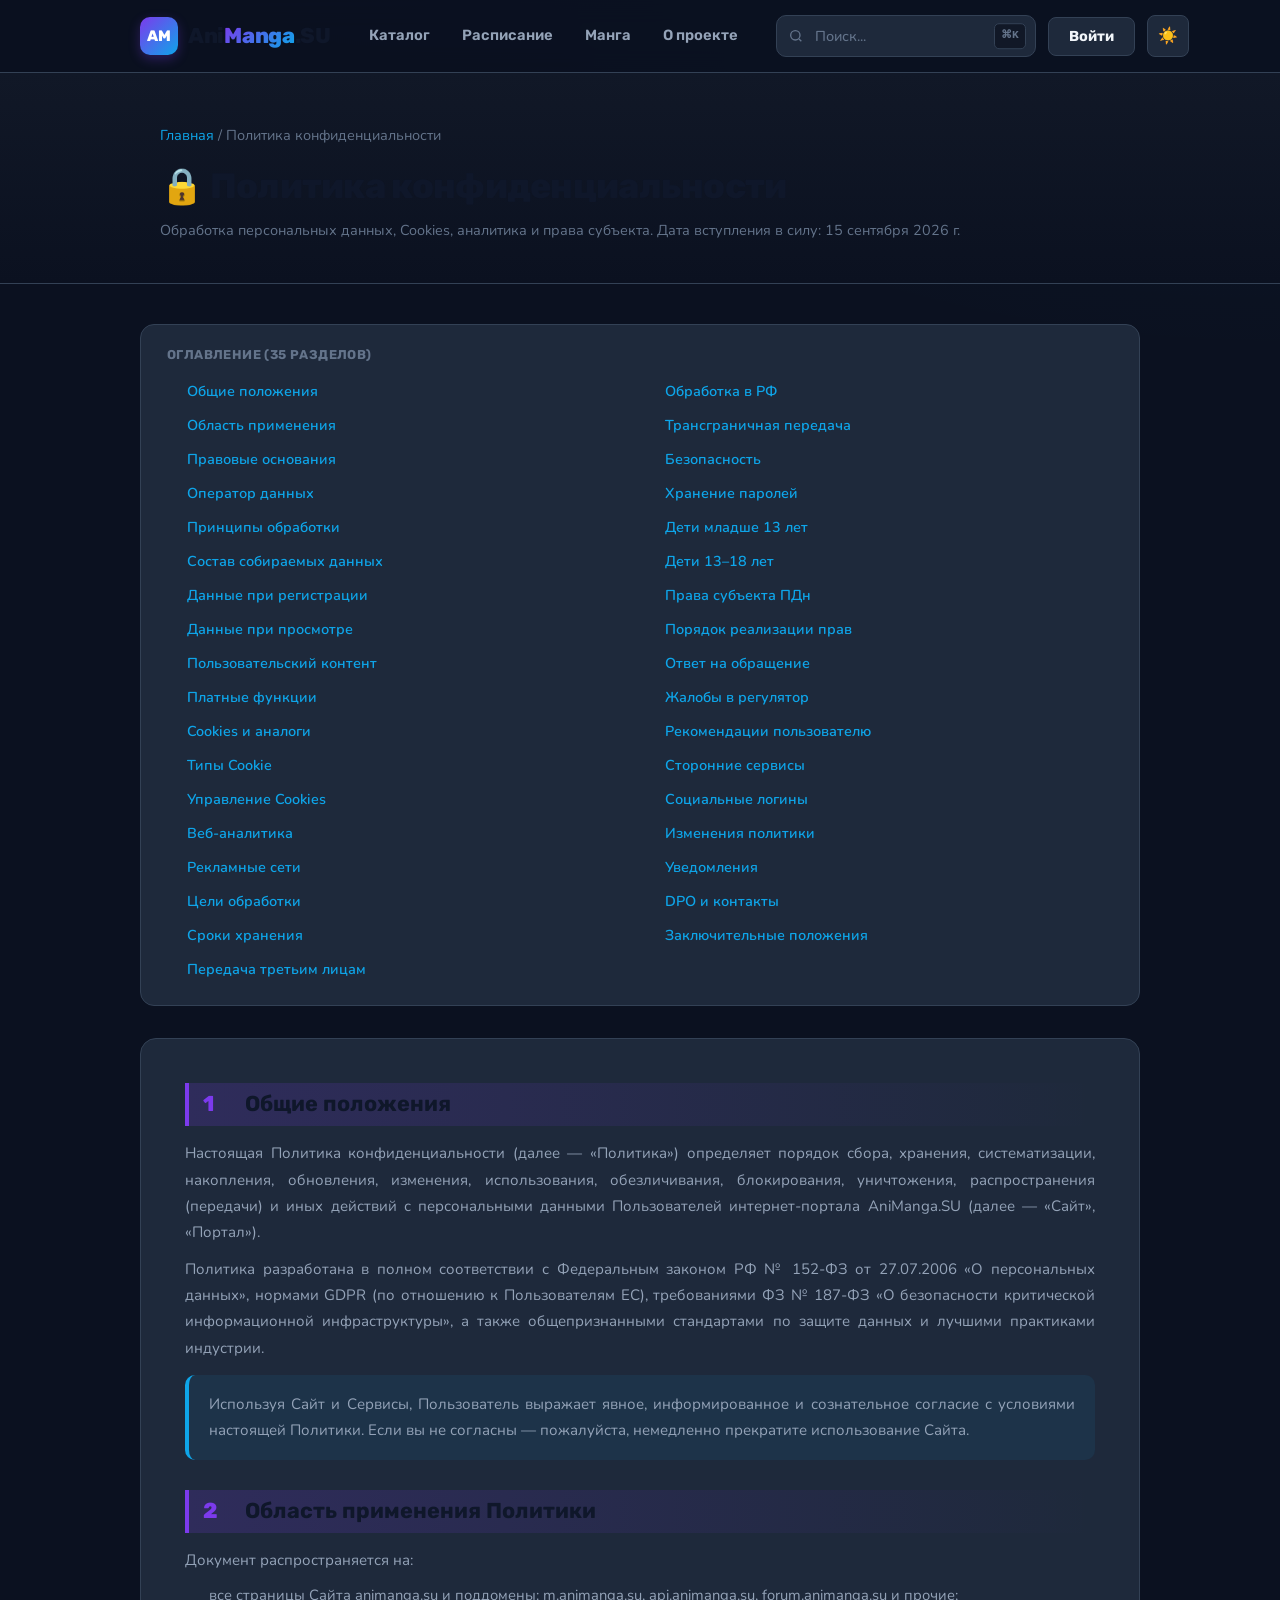
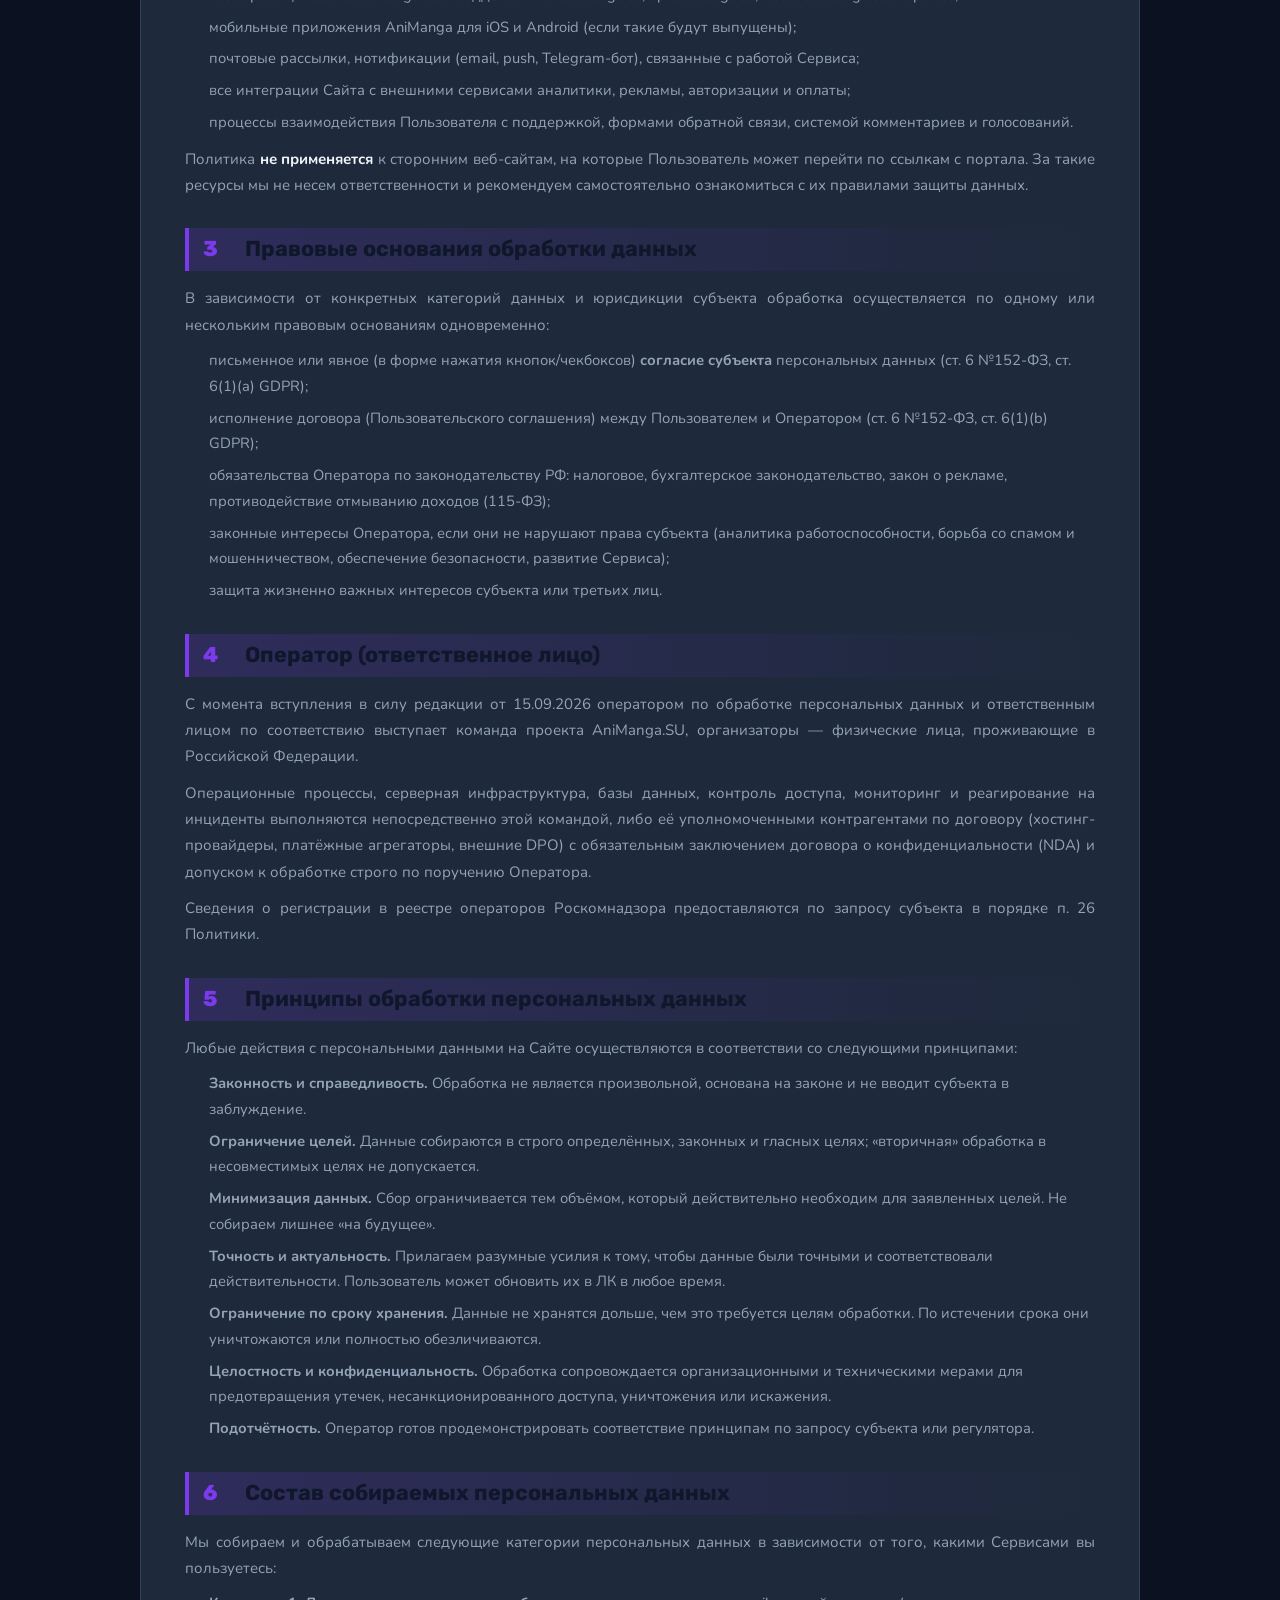
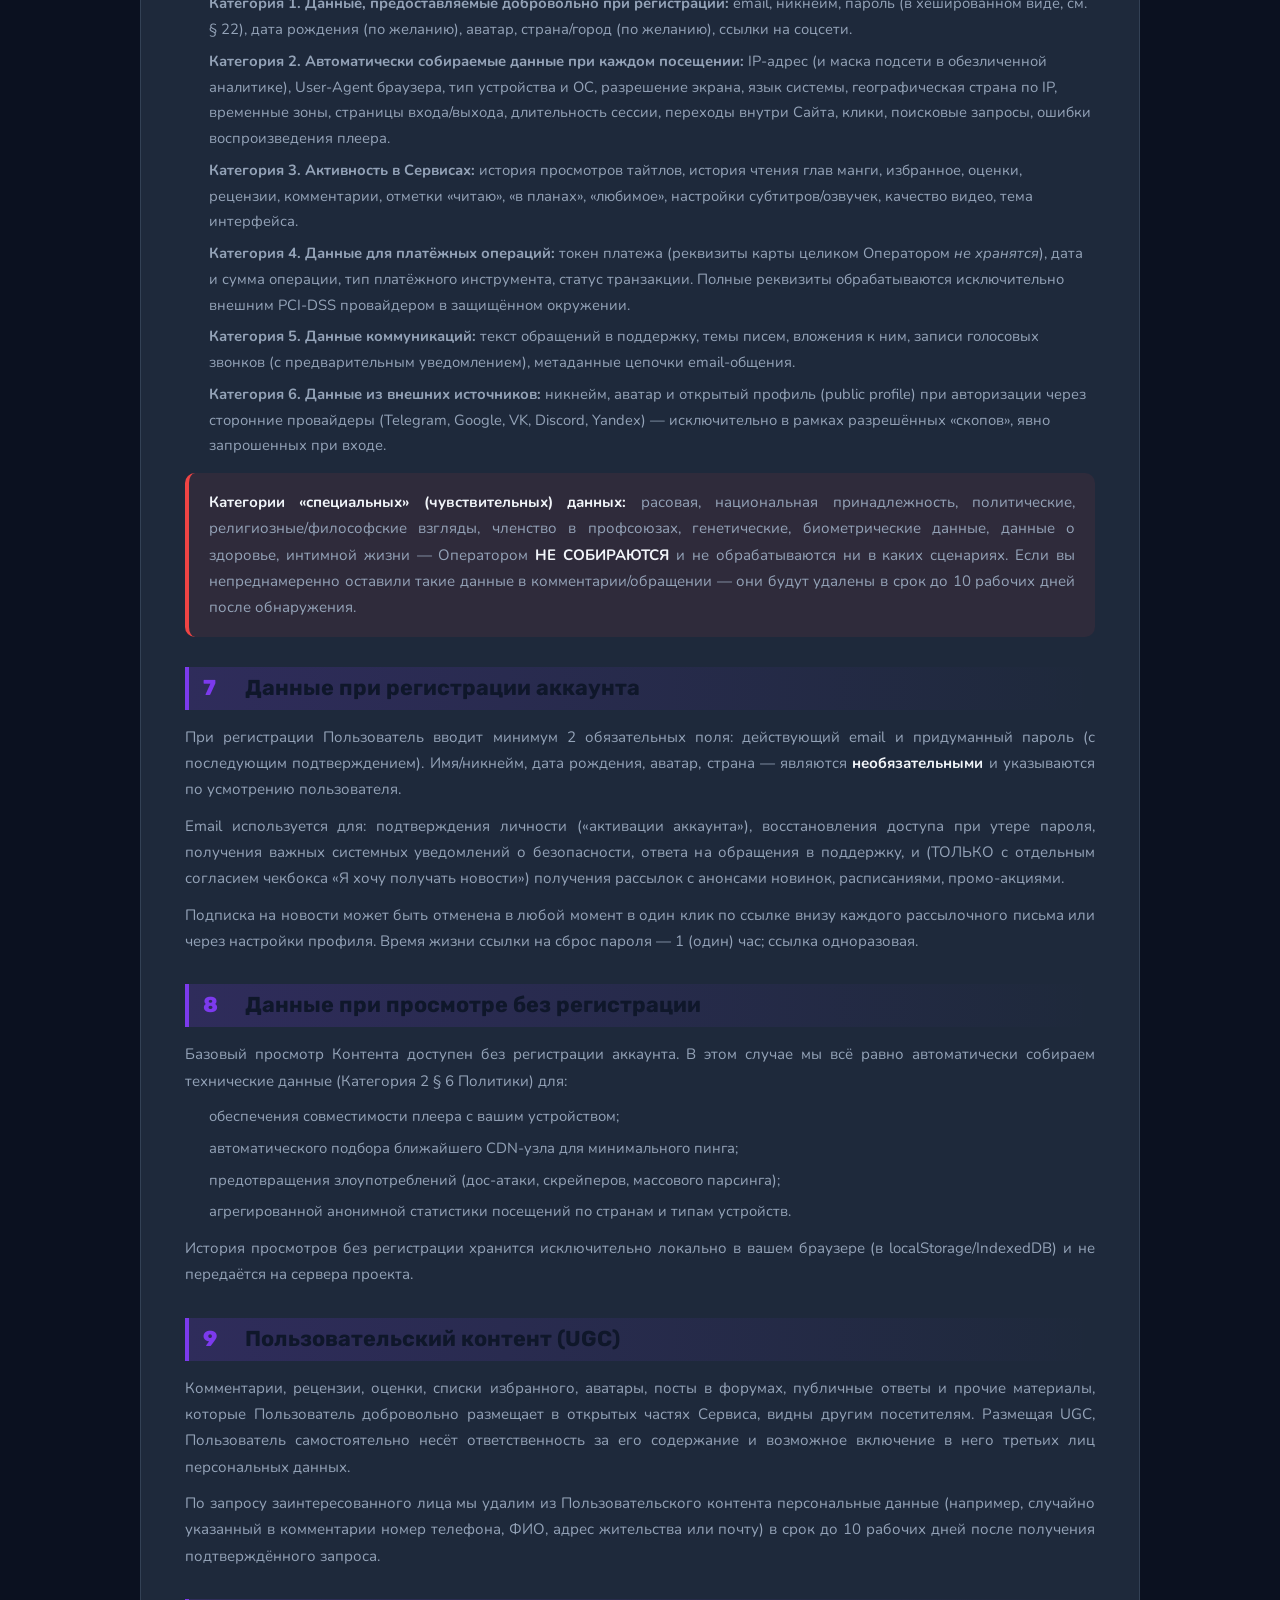
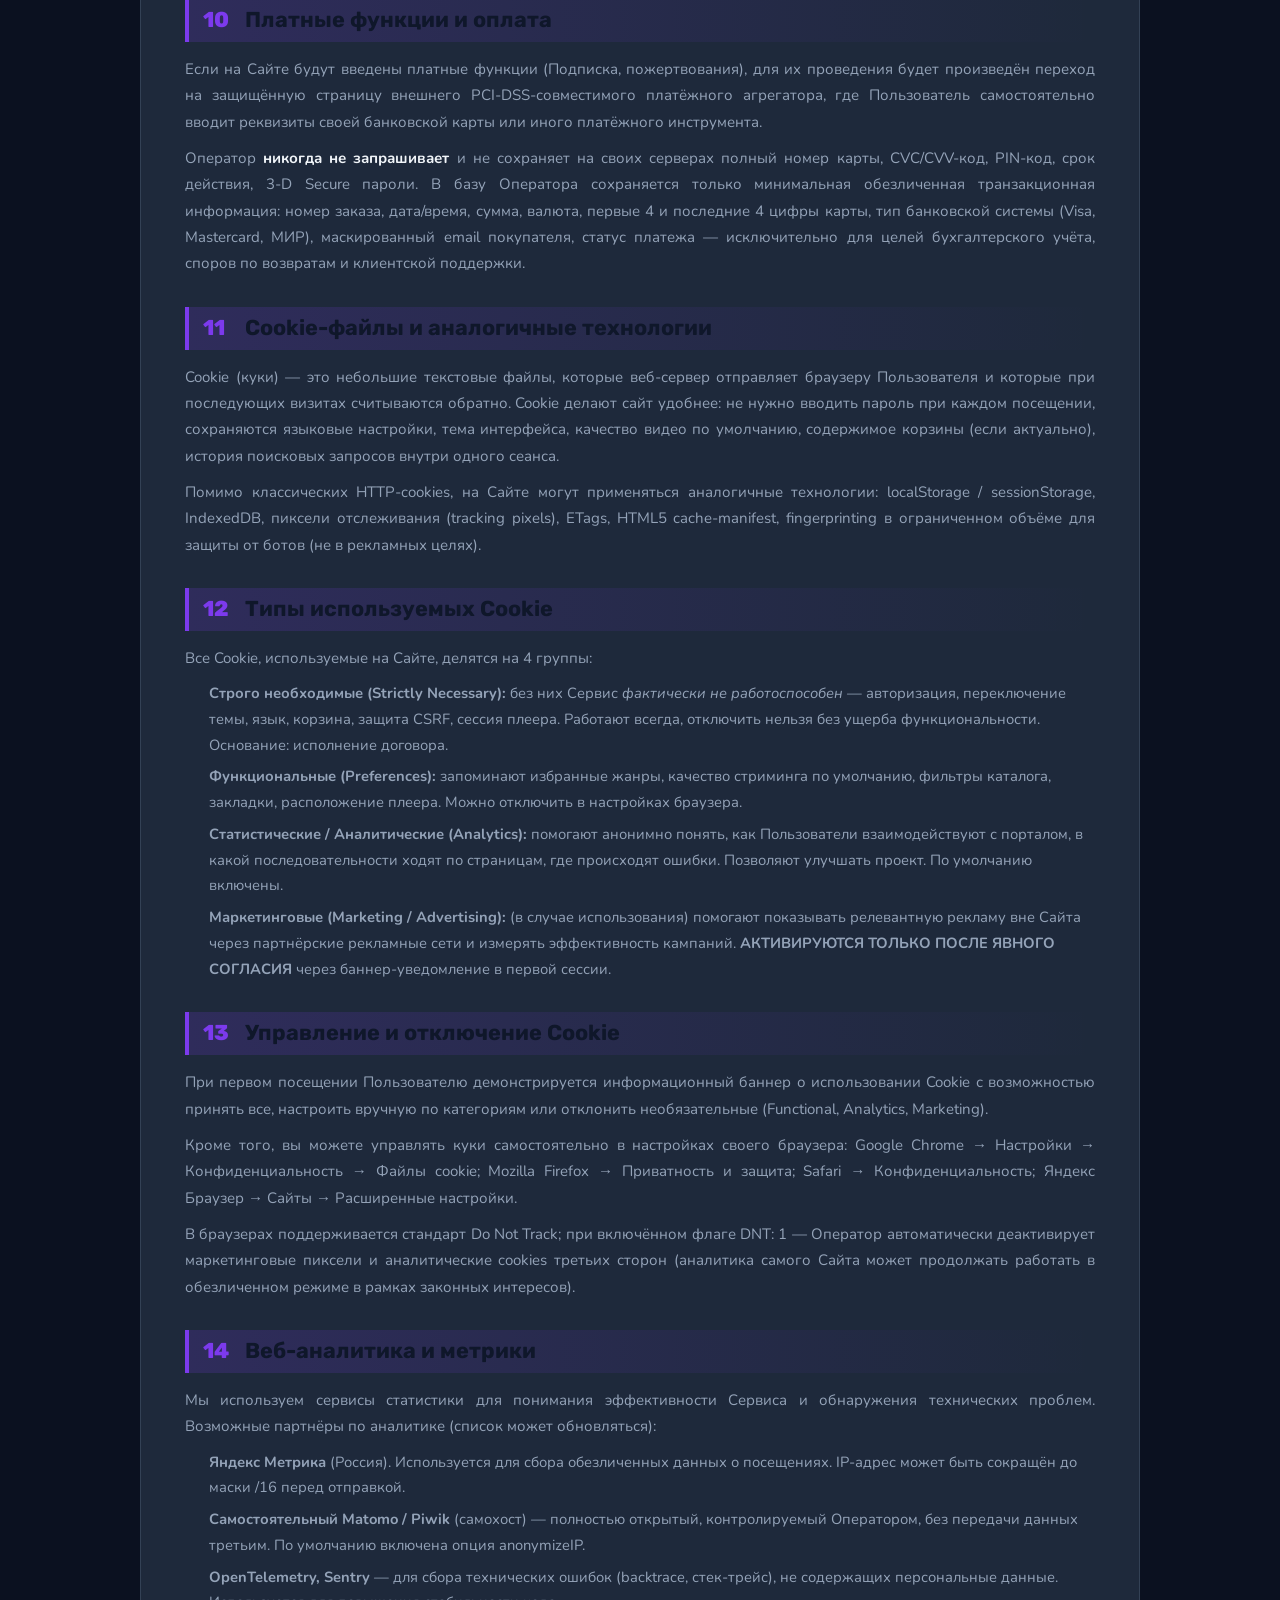
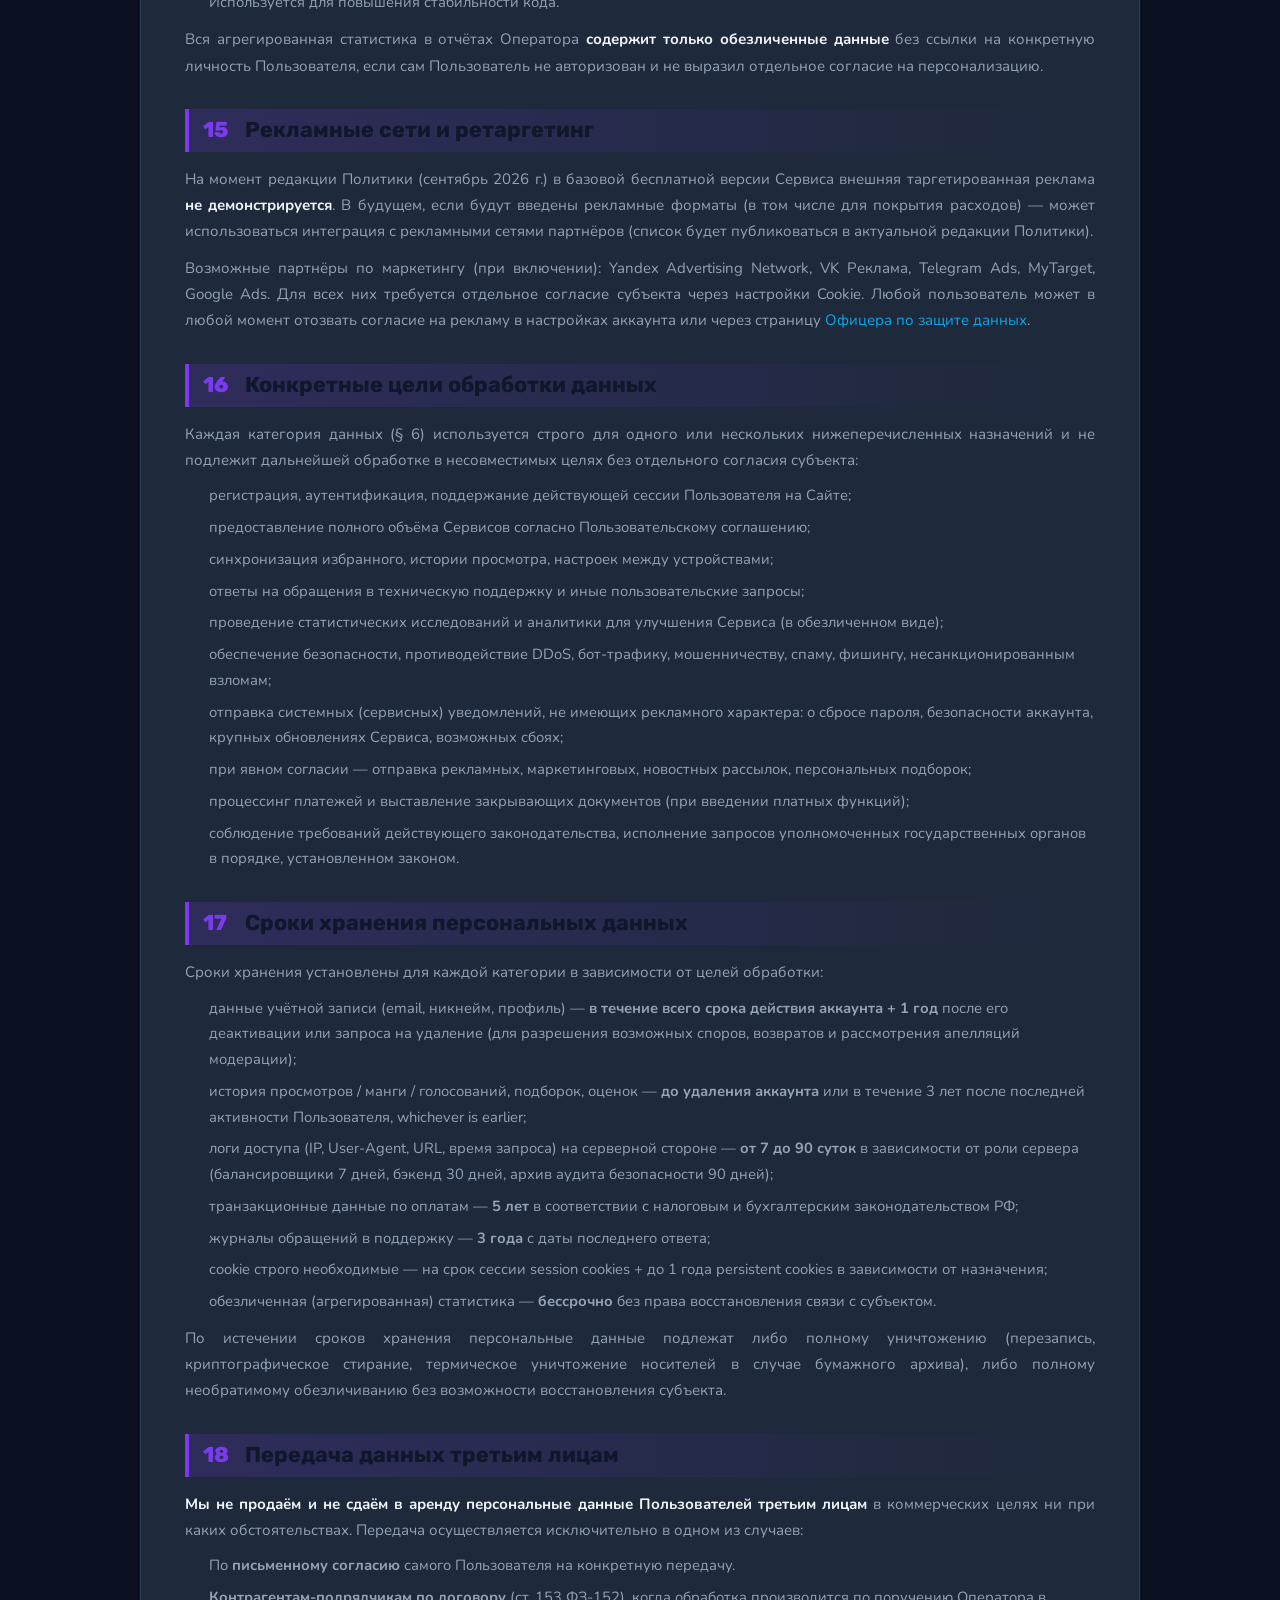
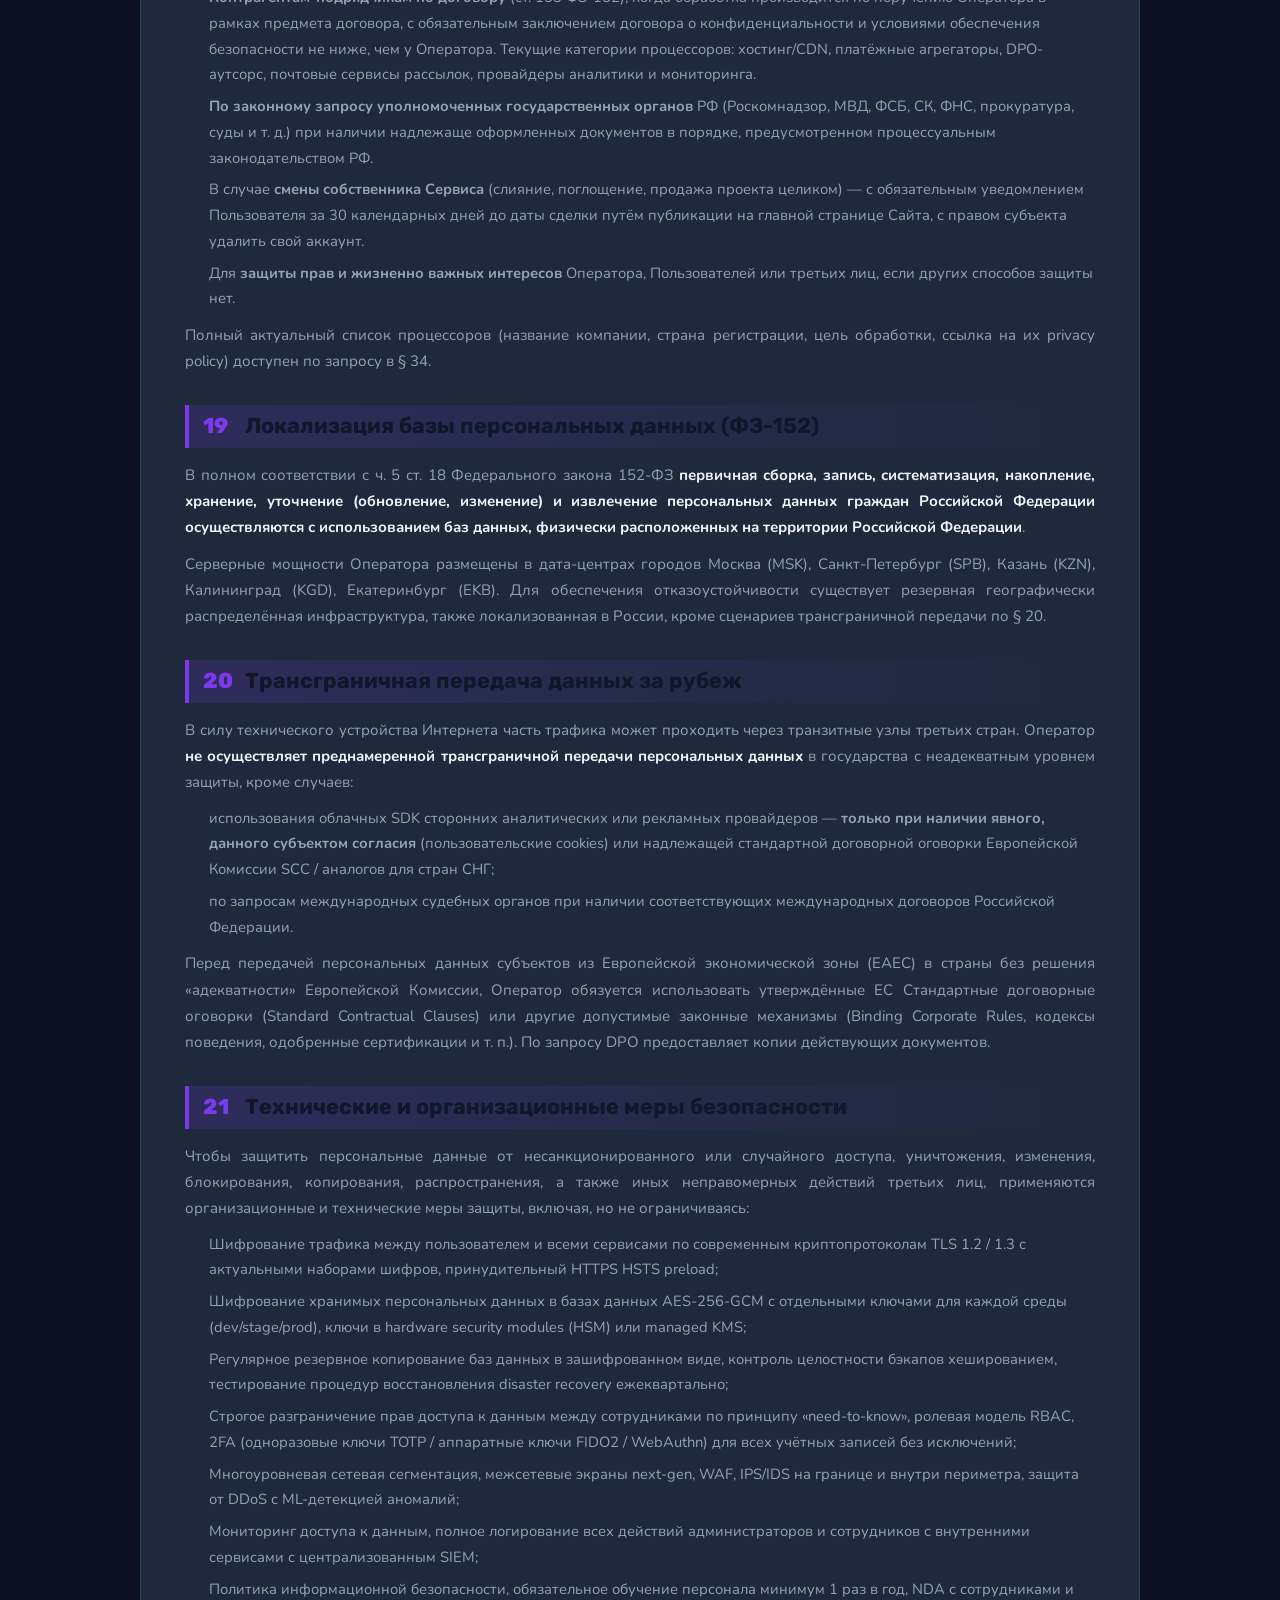
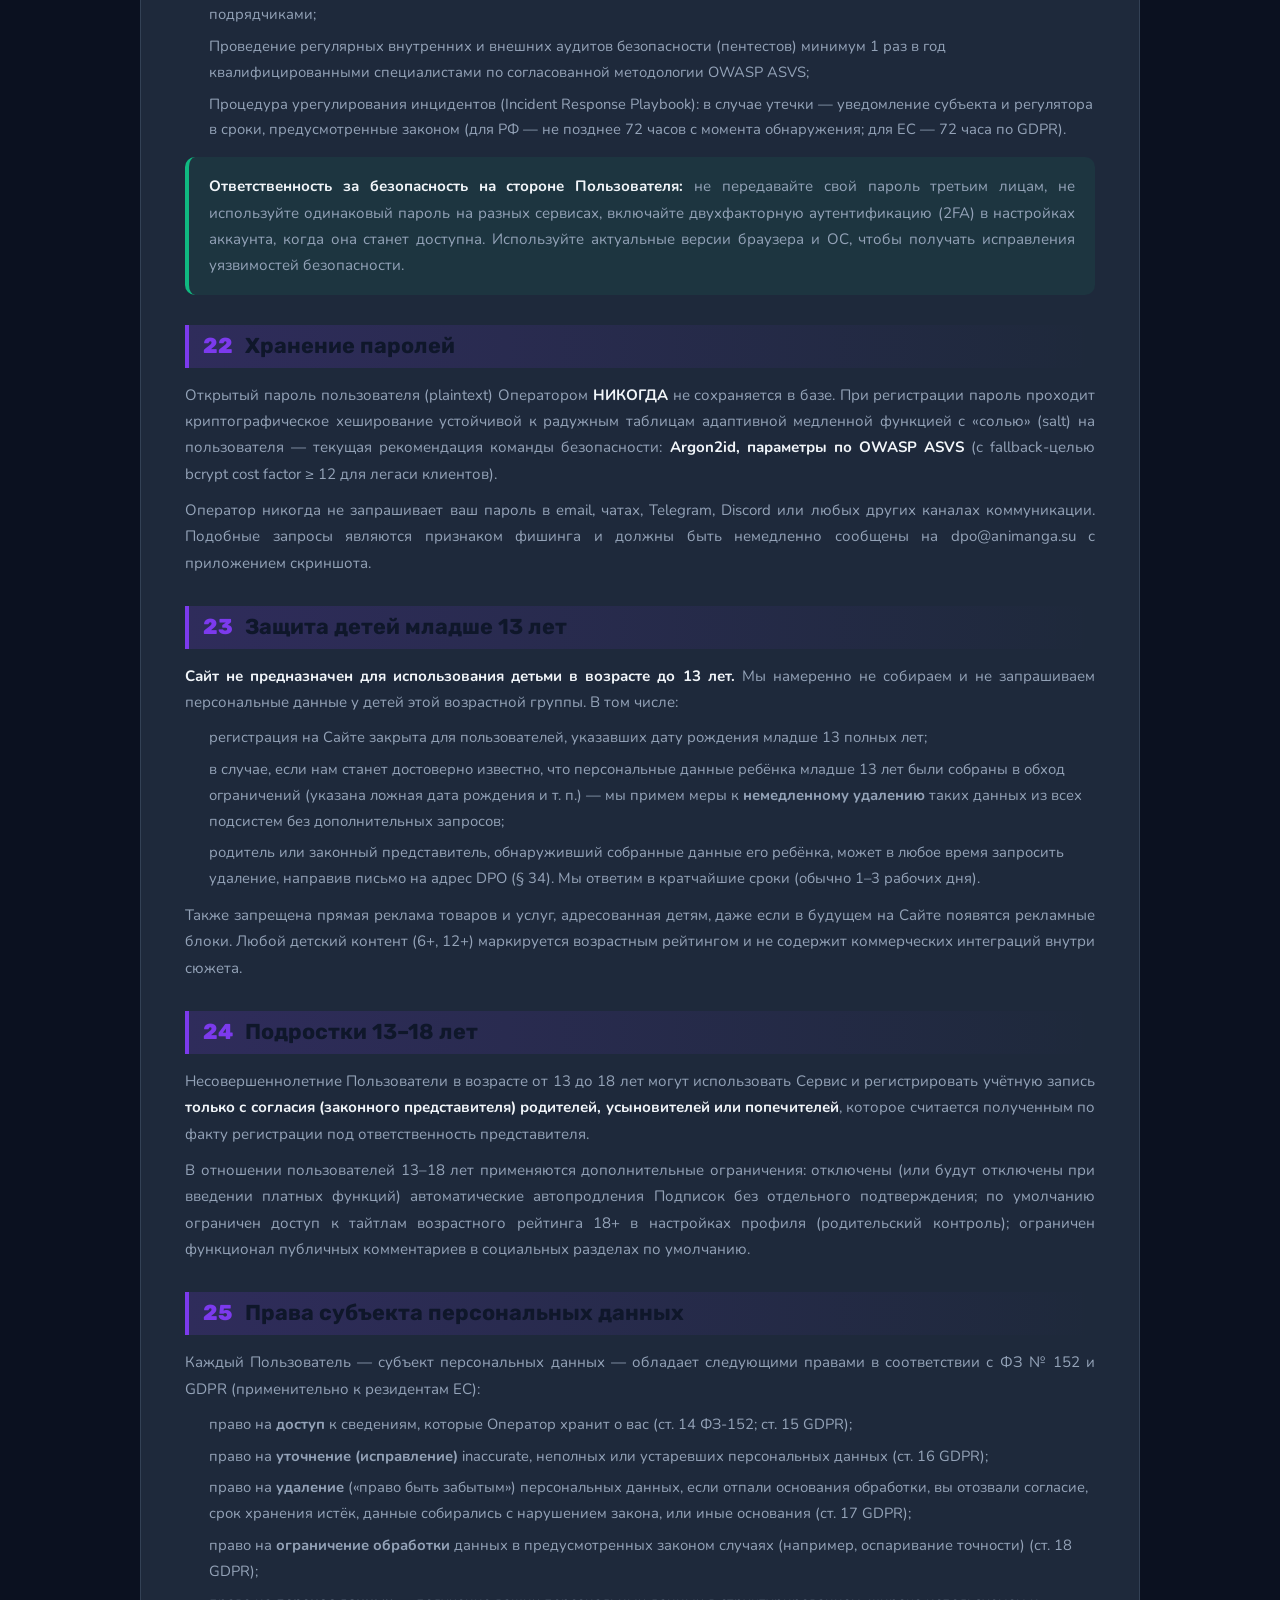
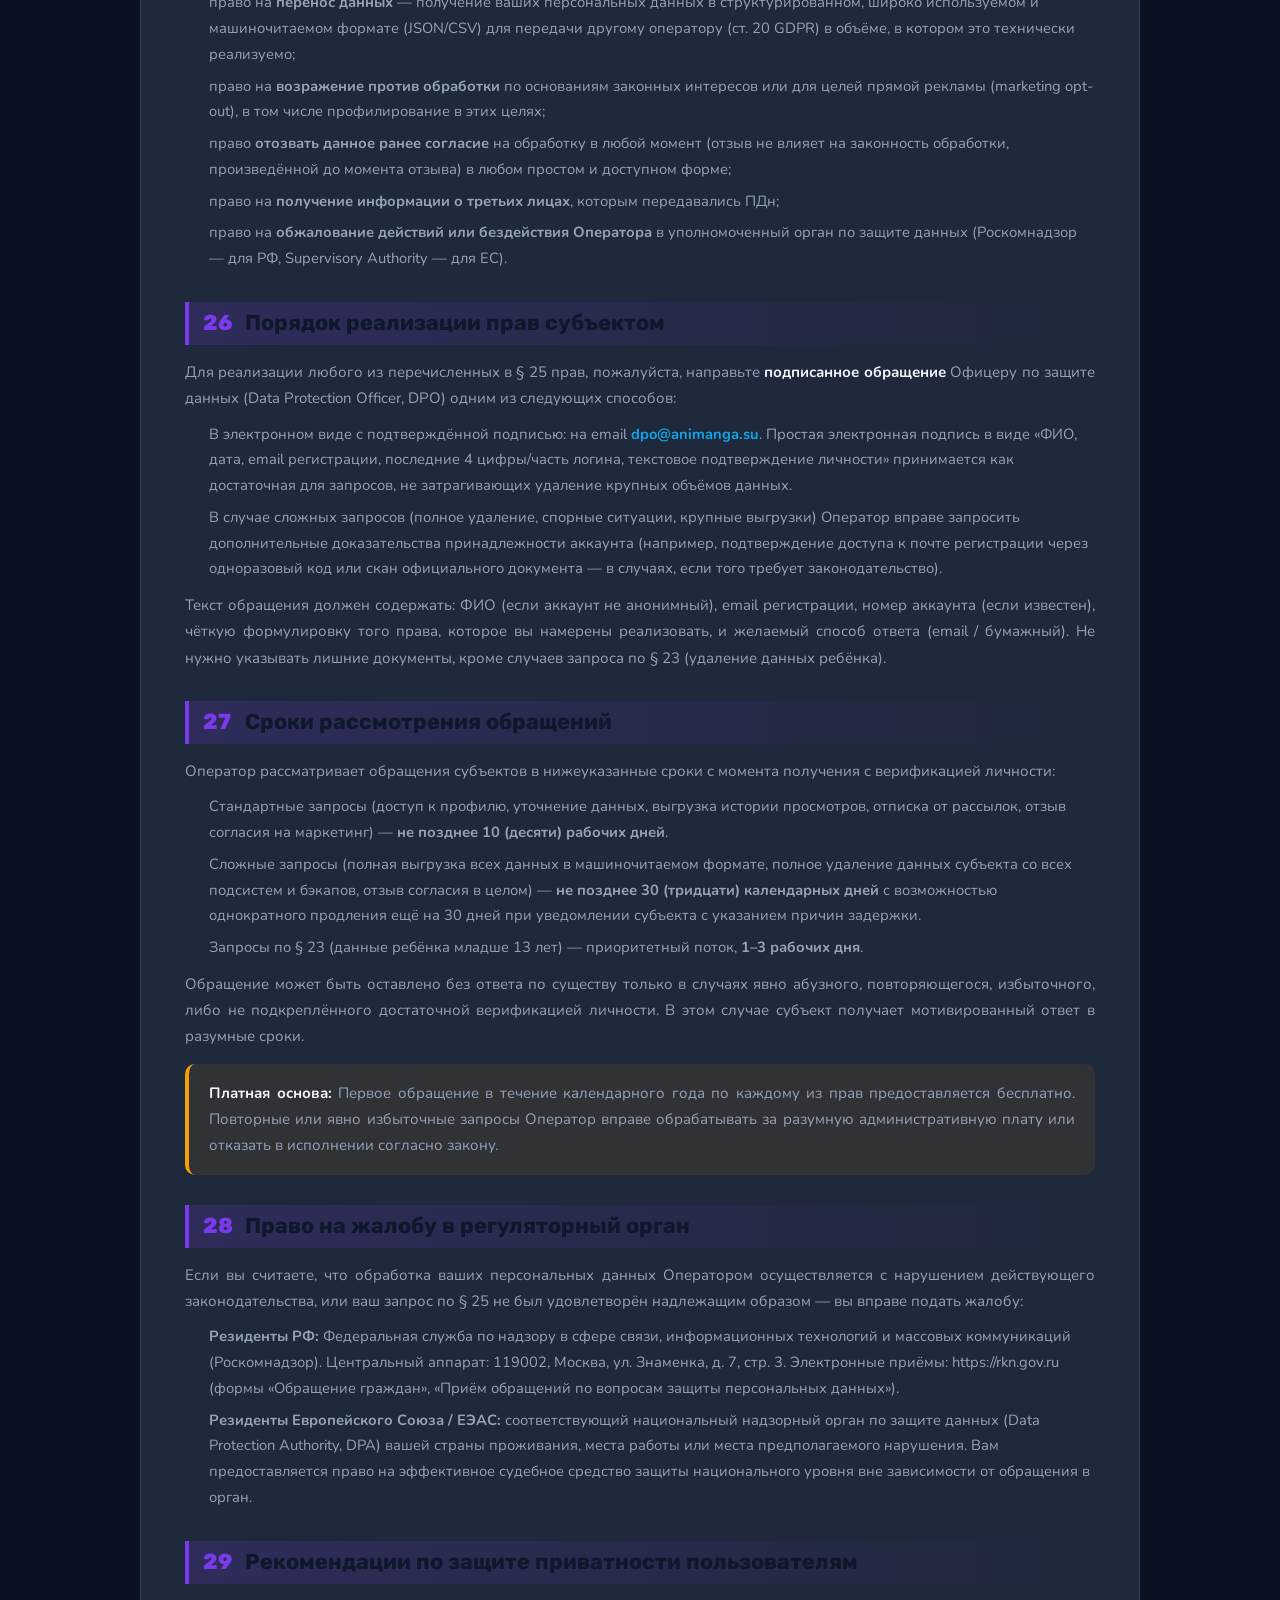
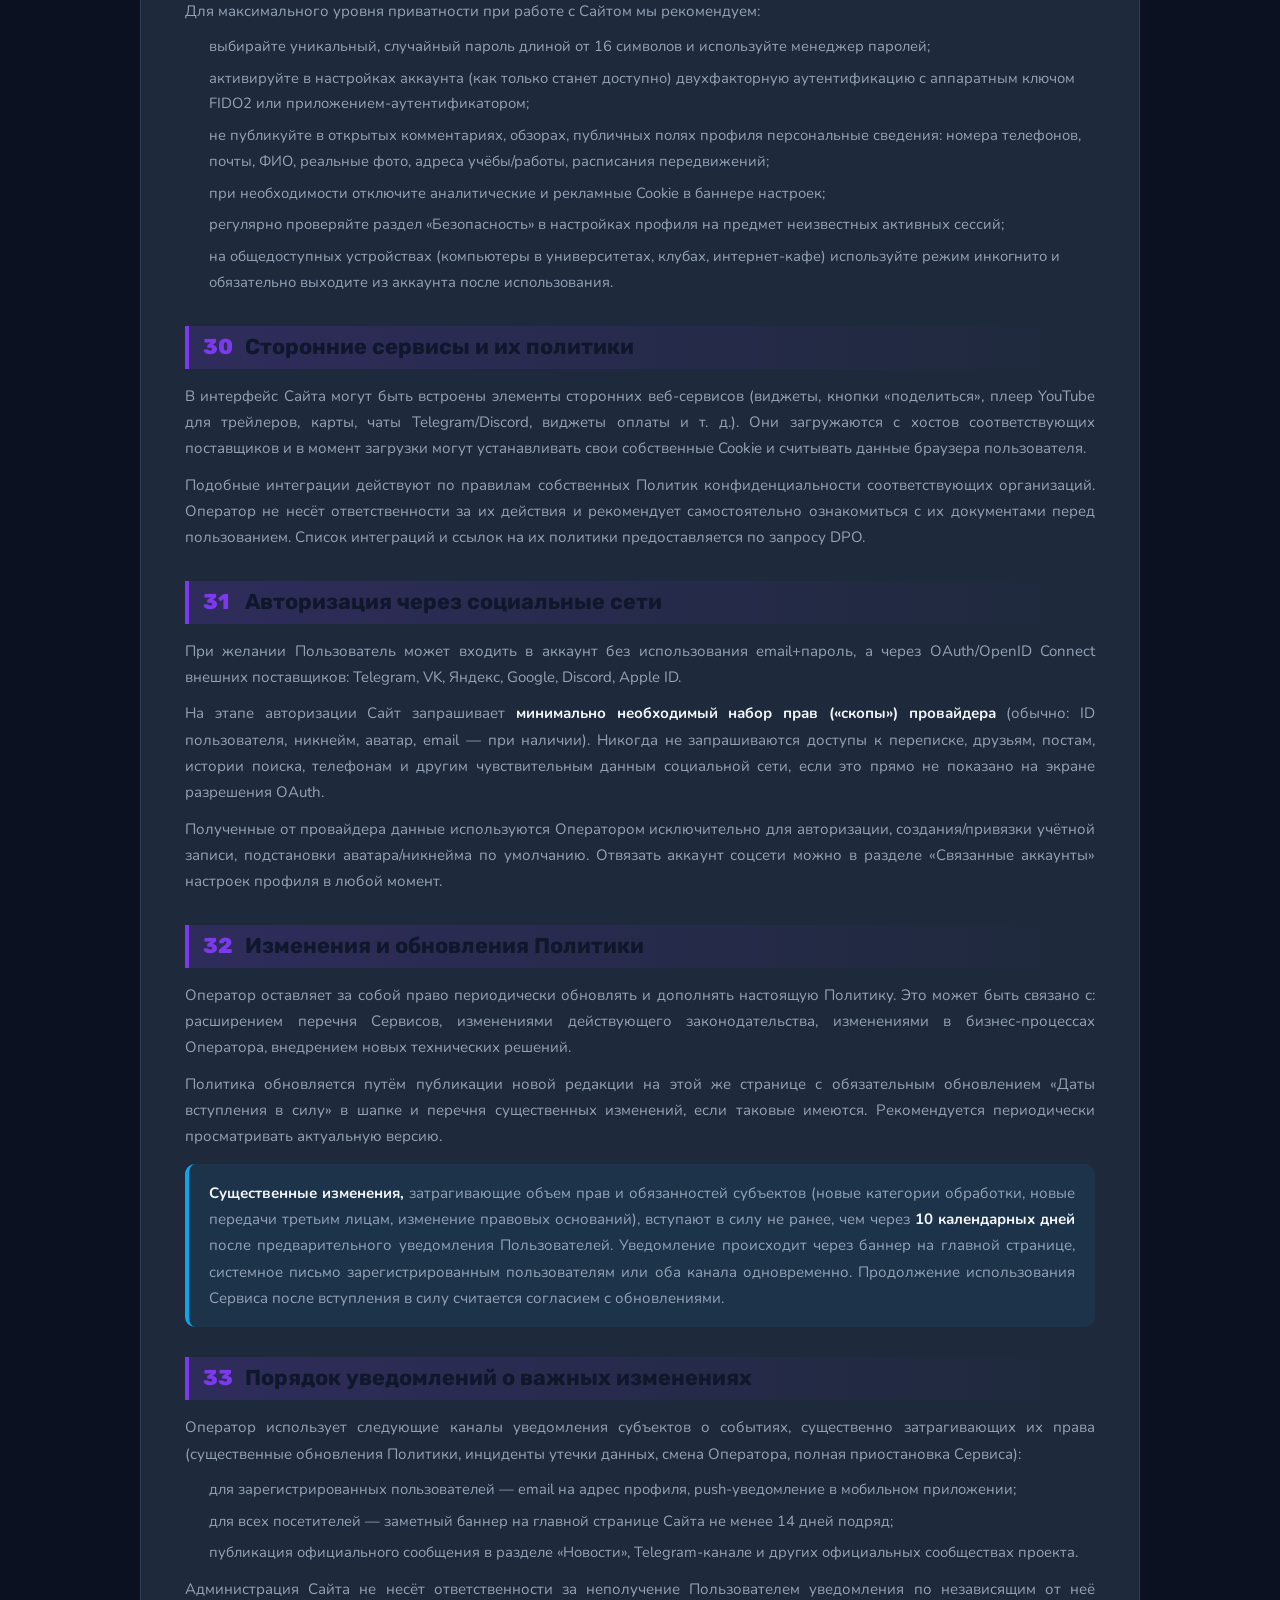
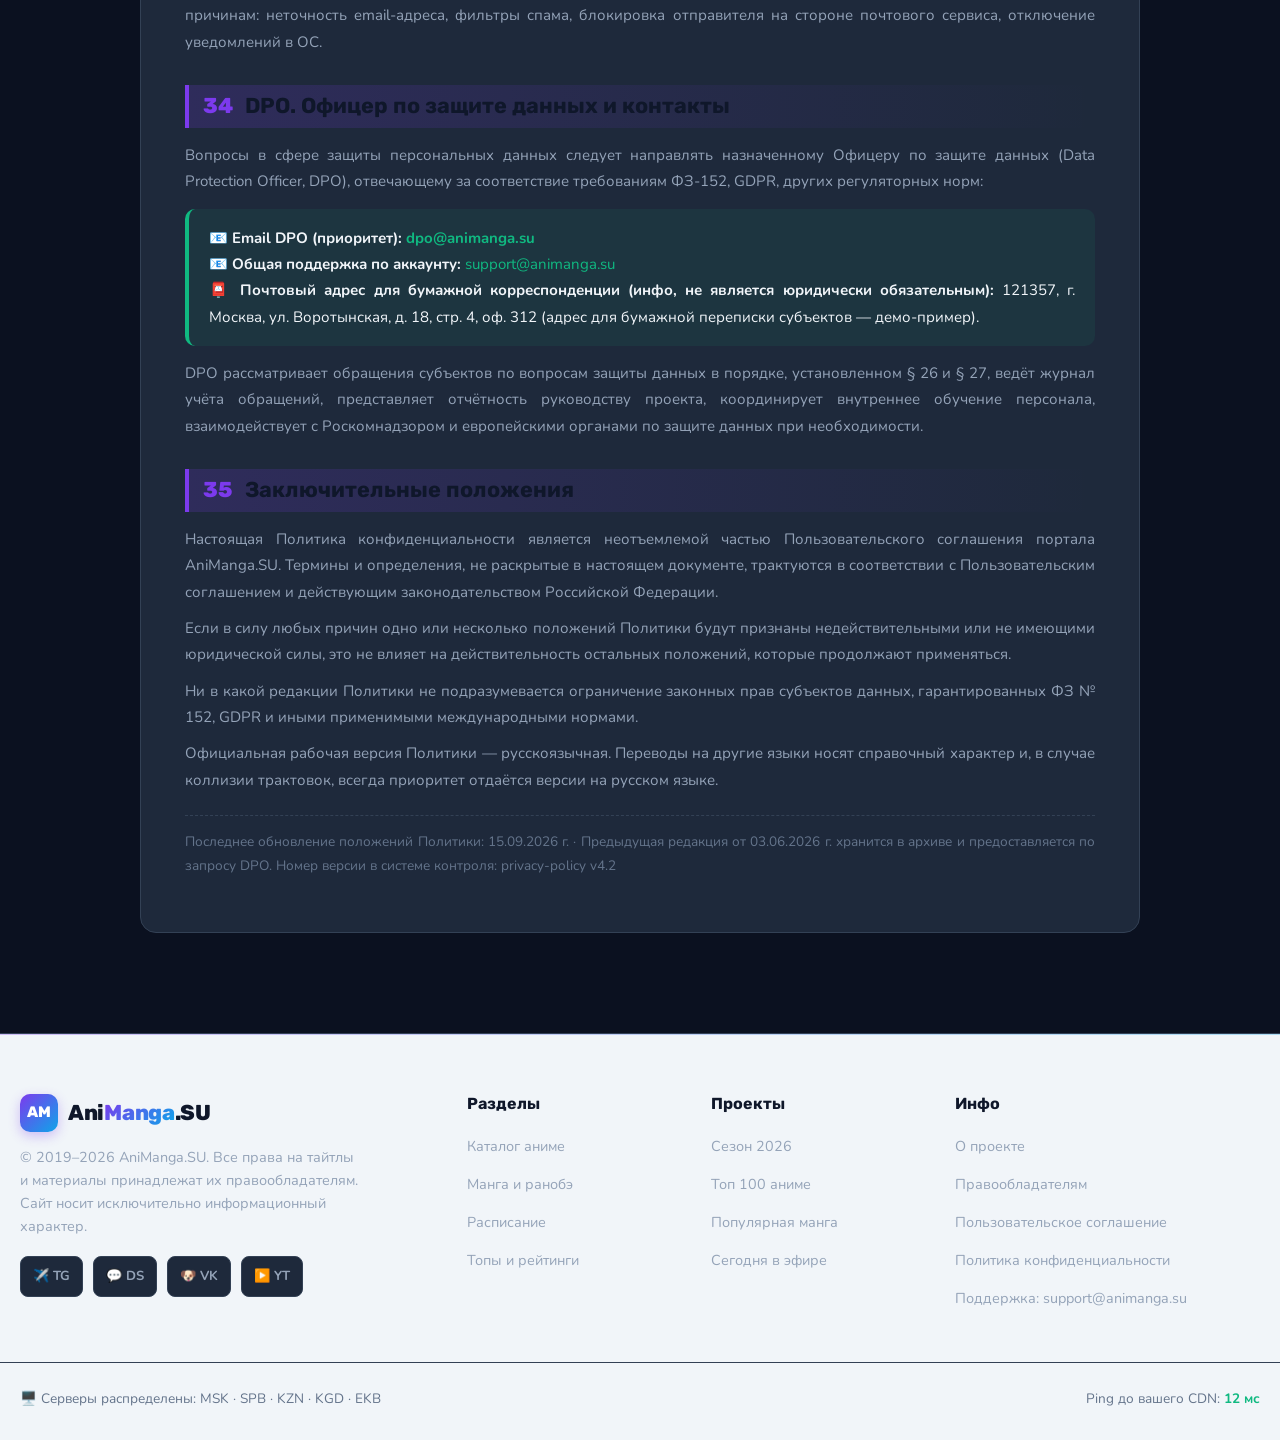
<file: web-root/privacy.html>
<!DOCTYPE html>
<html lang="ru">
<head>
    <meta charset="UTF-8" />
    <meta name="viewport" content="width=device-width, initial-scale=1.0" />
    <meta name="description" content="Политика конфиденциальности AniManga.SU — сбор, хранение и обработка персональных данных, cookies, аналитика, права субъекта, защита детей. DPO: dpo@animanga.su. Обновлено: 15.09.2026." />
    <meta name="keywords" content="политика конфиденциальности, privacy policy, персональные данные, cookies, GDPR, ФЗ-152, dpo, аниманга приватность" />
    <meta name="theme-color" content="#0b1120" />
    <meta property="og:title" content="Политика конфиденциальности | AniManga.SU" />
    <meta property="og:description" content="Политика обработки персональных данных и использования Cookies на портале AniManga.SU." />
    <meta property="og:image" content="https://coresg-normal.trae.ai/api/ide/v1/text_to_image?prompt=privacy%20data%20protection%20shield%20secure%20lock%20hd&image_size=landscape_16_9" />
    <meta property="og:type" content="website" />
    <title>Политика конфиденциальности | AniManga.SU</title>
    <link rel="icon" type="image/svg+xml" href="favicon.svg" />
    <link rel="preconnect" href="https://fonts.googleapis.com" />
    <link rel="preconnect" href="https://fonts.gstatic.com" crossorigin />
    <link href="https://fonts.googleapis.com/css2?family=Nunito:wght@400;600;700;800&family=Rubik:wght@400;500;700&display=swap" rel="stylesheet" />
    <link rel="stylesheet" href="css/style.css" />
    <style>
        :root {
            --bg-primary: #0b1120;
            --bg-secondary: #111827;
            --bg-card: #1e293b;
            --bg-card-hover: #263449;
            --text-primary: #f1f5f9;
            --text-secondary: #94a3b8;
            --text-muted: #64748b;
            --accent-primary: #7c3aed;
            --accent-secondary: #0ea5e9;
            --accent-gradient: linear-gradient(135deg, #7c3aed 0%, #0ea5e9 100%);
            --border-color: #334155;
            --success: #10b981;
            --warning: #f59e0b;
            --danger: #ef4444;
        }
        body { font-family: 'Nunito', sans-serif; background-color: var(--bg-primary); color: var(--text-primary); line-height: 1.75; min-height: 100vh; }
        h1, h2, h3, h4, h5 { font-family: 'Rubik', sans-serif; }
        .container { max-width: 1000px; margin: 0 auto; padding: 0 20px; }
        .header { background: rgba(11,17,32,0.95); backdrop-filter: blur(12px); border-bottom: 1px solid var(--border-color); position: sticky; top: 0; z-index: 100; }
        .header-inner { display: flex; align-items: center; justify-content: space-between; padding: 16px 0; gap: 24px; }
        .logo { display: flex; align-items: center; gap: 10px; text-decoration: none; color: var(--text-primary); font-weight: 800; font-size: 1.3rem; }
        .logo-mark { width: 38px; height: 38px; background: var(--accent-gradient); border-radius: 10px; display: flex; align-items: center; justify-content: center; color: white; font-weight: 800; font-size: 0.95rem; box-shadow: 0 4px 12px rgba(124,58,237,0.3); }
        .logo-text { letter-spacing: -0.3px; }
        .accent { background: var(--accent-gradient); -webkit-background-clip: text; -webkit-text-fill-color: transparent; background-clip: text; }
        .nav { display: flex; gap: 4px; }
        .nav-link { color: var(--text-secondary); text-decoration: none; padding: 8px 14px; border-radius: 8px; font-weight: 600; font-size: 0.92rem; transition: all 0.2s; font-family: 'Rubik', sans-serif; }
        .nav-link:hover { color: var(--text-primary); background: var(--bg-card); }
        .nav-link.active { color: white; background: var(--accent-gradient); box-shadow: 0 2px 8px rgba(124,58,237,0.35); }
        .header-right { display: flex; align-items: center; gap: 12px; }
        .search-wrapper { position: relative; display: flex; align-items: center; }
        .search-wrapper svg { position: absolute; left: 12px; color: var(--text-muted); }
        .search-input { padding: 10px 38px 10px 38px; background: var(--bg-card); border: 1px solid var(--border-color); border-radius: 10px; color: var(--text-primary); outline: none; width: 260px; font-size: 0.9rem; font-family: 'Nunito', sans-serif; }
        .search-input:focus { border-color: var(--accent-primary); }
        .search-input::placeholder { color: var(--text-muted); }
        .kbd-k { position: absolute; right: 10px; background: var(--bg-secondary); border: 1px solid var(--border-color); padding: 2px 6px; border-radius: 5px; font-size: 0.7rem; color: var(--text-muted); }
        .btn-signin { padding: 10px 20px; background: var(--bg-card); color: var(--text-primary); border: 1px solid var(--border-color); border-radius: 8px; font-weight: 700; font-size: 0.9rem; cursor: pointer; font-family: 'Rubik', sans-serif; transition: all 0.2s; }
        .btn-signin:hover { background: var(--accent-primary); border-color: var(--accent-primary); }
        .theme-toggle { padding: 10px; background: var(--bg-card); border: 1px solid var(--border-color); border-radius: 8px; cursor: pointer; font-size: 1rem; }
        .theme-toggle:hover { background: var(--bg-card-hover); }
        .hero { background: linear-gradient(180deg, var(--bg-secondary) 0%, var(--bg-primary) 100%); padding: 50px 0 40px; border-bottom: 1px solid var(--border-color); }
        .hero h1 { font-size: 2.2rem; font-weight: 800; letter-spacing: -0.7px; margin-bottom: 10px; }
        .hero .meta { color: var(--text-muted); font-size: 0.9rem; }
        .breadcrumbs { color: var(--text-muted); font-size: 0.9rem; margin-bottom: 16px; }
        .breadcrumbs a { color: var(--accent-secondary); text-decoration: none; }
        .content { padding: 40px 0 60px; }
        .toc { background: var(--bg-card); border: 1px solid var(--border-color); border-radius: 14px; padding: 22px 26px; margin-bottom: 32px; }
        .toc h4 { font-size: 0.8rem; text-transform: uppercase; letter-spacing: 0.4px; color: var(--text-muted); margin-bottom: 14px; }
        .toc ol { columns: 2; column-gap: 30px; padding-left: 20px; }
        .toc li { margin-bottom: 6px; break-inside: avoid; }
        .toc a { color: var(--accent-secondary); text-decoration: none; font-weight: 600; font-size: 0.9rem; }
        .toc a:hover { text-decoration: underline; }
        .doc-body { background: var(--bg-card); border: 1px solid var(--border-color); border-radius: 16px; padding: 44px; }
        .doc-body .sec { margin-bottom: 30px; scroll-margin-top: 90px; }
        .doc-body .sec:last-child { margin-bottom: 0; }
        .doc-body h2 { font-size: 1.35rem; margin: 0 0 14px; padding: 8px 14px; background: linear-gradient(90deg, rgba(124,58,237,0.18), transparent); border-left: 4px solid var(--accent-primary); border-radius: 0 8px 8px 0; display: flex; align-items: center; gap: 10px; }
        .doc-body h2 .n { font-family: 'Rubik', sans-serif; font-weight: 800; color: var(--accent-primary); min-width: 32px; }
        .doc-body h3 { font-size: 1rem; margin: 18px 0 8px; color: var(--text-primary); }
        .doc-body p { color: var(--text-secondary); margin-bottom: 10px; font-size: 0.94rem; text-align: justify; }
        .doc-body p strong { color: var(--text-primary); }
        .doc-body ul, .doc-body ol { color: var(--text-secondary); margin: 10px 0 10px 24px; }
        .doc-body li { margin-bottom: 6px; font-size: 0.92rem; }
        .notice { padding: 16px 20px; border-radius: 10px; margin: 14px 0; font-size: 0.9rem; }
        .notice.warn { background: rgba(245,158,11,0.08); border-left: 4px solid var(--warning); color: var(--text-secondary); }
        .notice.danger { background: rgba(239,68,68,0.08); border-left: 4px solid var(--danger); }
        .notice.ok { background: rgba(16,185,129,0.08); border-left: 4px solid var(--success); }
        .notice.info { background: rgba(14,165,233,0.08); border-left: 4px solid var(--accent-secondary); }
        .footer { background: var(--bg-secondary); border-top: 1px solid var(--border-color); padding: 60px 0 30px; margin-top: 40px; }
        .footer-inner { display: grid; grid-template-columns: 2fr 1fr 1fr 1.5fr; gap: 40px; margin-bottom: 40px; max-width: 1400px; margin-left: auto; margin-right: auto; padding: 0 20px; }
        .footer-inner h5 { font-size: 1rem; font-weight: 700; margin-bottom: 18px; }
        .footer-inner ul { list-style: none; }
        .footer-inner ul li { margin-bottom: 10px; }
        .footer-inner ul li a { color: var(--text-secondary); text-decoration: none; font-size: 0.9rem; transition: color 0.2s; }
        .footer-inner ul li a:hover { color: var(--accent-secondary); }
        .footer-desc { color: var(--text-secondary); font-size: 0.9rem; margin-top: 14px; line-height: 1.6; max-width: 340px; }
        .mb { margin-bottom: 12px; }
        .socials { display: flex; gap: 10px; margin-top: 18px; }
        .socials a { padding: 8px 12px; background: var(--bg-card); border: 1px solid var(--border-color); border-radius: 8px; color: var(--text-secondary); text-decoration: none; font-size: 0.82rem; font-weight: 700; transition: all 0.2s; }
        .socials a:hover { background: var(--accent-primary); color: white; border-color: var(--accent-primary); }
        .footer-bottom { border-top: 1px solid var(--border-color); padding-top: 24px; display: flex; justify-content: space-between; align-items: center; flex-wrap: wrap; gap: 16px; color: var(--text-muted); font-size: 0.85rem; max-width: 1400px; margin: 0 auto; padding-left: 20px; padding-right: 20px; }
        .ping { color: var(--success); font-weight: 700; }
        @media (max-width: 1024px) {
            .nav.desktop { display: none; }
            .footer-inner { grid-template-columns: 1fr 1fr; }
            .toc ol { columns: 1; }
        }
        @media (max-width: 640px) {
            .hero h1 { font-size: 1.7rem; }
            .search-input { width: 160px; }
            .footer-inner { grid-template-columns: 1fr; }
            .header-inner { flex-wrap: wrap; }
            .doc-body { padding: 22px; }
        }
    </style>
</head>
<body>

<header class="header">
    <div class="container header-inner">
        <a href="index.html" class="logo">
            <span class="logo-mark">AM</span>
            <span class="logo-text">Ani<span class="accent">Manga</span>.SU</span>
        </a>
        <nav class="nav desktop">
            <a href="projects.html" class="nav-link">Каталог</a>
            <a href="schedule.html" class="nav-link">Расписание</a>
            <a href="manga.html" class="nav-link">Манга</a>
            <a href="about.html" class="nav-link">О проекте</a>
        </nav>
        <div class="header-right">
            <div class="search-wrapper">
                <svg viewBox="0 0 24 24" width="16" height="16" fill="none" stroke="currentColor" stroke-width="2"><circle cx="11" cy="11" r="7"/><path d="m20 20-3.5-3.5"/></svg>
                <input type="text" placeholder="Поиск..." class="search-input" />
                <kbd class="kbd-k">⌘K</kbd>
            </div>
            <button class="btn-signin">Войти</button>
            <button class="theme-toggle" title="Тема">🌙</button>
        </div>
    </div>
</header>

<section class="hero">
    <div class="container">
        <div class="breadcrumbs"><a href="index.html">Главная</a> / Политика конфиденциальности</div>
        <h1>🔒 Политика конфиденциальности</h1>
        <p class="meta">Обработка персональных данных, Cookies, аналитика и права субъекта. Дата вступления в силу: 15 сентября 2026 г.</p>
    </div>
</section>

<div class="container content">
    <nav class="toc">
        <h4>Оглавление (35 разделов)</h4>
        <ol>
            <li><a href="#s1">Общие положения</a></li>
            <li><a href="#s2">Область применения</a></li>
            <li><a href="#s3">Правовые основания</a></li>
            <li><a href="#s4">Оператор данных</a></li>
            <li><a href="#s5">Принципы обработки</a></li>
            <li><a href="#s6">Состав собираемых данных</a></li>
            <li><a href="#s7">Данные при регистрации</a></li>
            <li><a href="#s8">Данные при просмотре</a></li>
            <li><a href="#s9">Пользовательский контент</a></li>
            <li><a href="#s10">Платные функции</a></li>
            <li><a href="#s11">Cookies и аналоги</a></li>
            <li><a href="#s12">Типы Cookie</a></li>
            <li><a href="#s13">Управление Cookies</a></li>
            <li><a href="#s14">Веб-аналитика</a></li>
            <li><a href="#s15">Рекламные сети</a></li>
            <li><a href="#s16">Цели обработки</a></li>
            <li><a href="#s17">Сроки хранения</a></li>
            <li><a href="#s18">Передача третьим лицам</a></li>
            <li><a href="#s19">Обработка в РФ</a></li>
            <li><a href="#s20">Трансграничная передача</a></li>
            <li><a href="#s21">Безопасность</a></li>
            <li><a href="#s22">Хранение паролей</a></li>
            <li><a href="#s23">Дети младше 13 лет</a></li>
            <li><a href="#s24">Дети 13–18 лет</a></li>
            <li><a href="#s25">Права субъекта ПДн</a></li>
            <li><a href="#s26">Порядок реализации прав</a></li>
            <li><a href="#s27">Ответ на обращение</a></li>
            <li><a href="#s28">Жалобы в регулятор</a></li>
            <li><a href="#s29">Рекомендации пользователю</a></li>
            <li><a href="#s30">Сторонние сервисы</a></li>
            <li><a href="#s31">Социальные логины</a></li>
            <li><a href="#s32">Изменения политики</a></li>
            <li><a href="#s33">Уведомления</a></li>
            <li><a href="#s34">DPO и контакты</a></li>
            <li><a href="#s35">Заключительные положения</a></li>
        </ol>
    </nav>

    <article class="doc-body">
        <section class="sec" id="s1">
            <h2><span class="n">1</span> Общие положения</h2>
            <p>Настоящая Политика конфиденциальности (далее — «Политика») определяет порядок сбора, хранения, систематизации, накопления, обновления, изменения, использования, обезличивания, блокирования, уничтожения, распространения (передачи) и иных действий с персональными данными Пользователей интернет-портала AniManga.SU (далее — «Сайт», «Портал»).</p>
            <p>Политика разработана в полном соответствии с Федеральным законом РФ № 152-ФЗ от 27.07.2006 «О персональных данных», нормами GDPR (по отношению к Пользователям ЕС), требованиями ФЗ № 187-ФЗ «О безопасности критической информационной инфраструктуры», а также общепризнанными стандартами по защите данных и лучшими практиками индустрии.</p>
            <div class="notice info">
                <p style="margin:0;">Используя Сайт и Сервисы, Пользователь выражает явное, информированное и сознательное согласие с условиями настоящей Политики. Если вы не согласны — пожалуйста, немедленно прекратите использование Сайта.</p>
            </div>
        </section>

        <section class="sec" id="s2">
            <h2><span class="n">2</span> Область применения Политики</h2>
            <p>Документ распространяется на:</p>
            <ul>
                <li>все страницы Сайта animanga.su и поддомены: m.animanga.su, api.animanga.su, forum.animanga.su и прочие;</li>
                <li>мобильные приложения AniManga для iOS и Android (если такие будут выпущены);</li>
                <li>почтовые рассылки, нотификации (email, push, Telegram-бот), связанные с работой Сервиса;</li>
                <li>все интеграции Сайта с внешними сервисами аналитики, рекламы, авторизации и оплаты;</li>
                <li>процессы взаимодействия Пользователя с поддержкой, формами обратной связи, системой комментариев и голосований.</li>
            </ul>
            <p>Политика <strong>не применяется</strong> к сторонним веб-сайтам, на которые Пользователь может перейти по ссылкам с портала. За такие ресурсы мы не несем ответственности и рекомендуем самостоятельно ознакомиться с их правилами защиты данных.</p>
        </section>

        <section class="sec" id="s3">
            <h2><span class="n">3</span> Правовые основания обработки данных</h2>
            <p>В зависимости от конкретных категорий данных и юрисдикции субъекта обработка осуществляется по одному или нескольким правовым основаниям одновременно:</p>
            <ul>
                <li>письменное или явное (в форме нажатия кнопок/чекбоксов) <strong>согласие субъекта</strong> персональных данных (ст. 6 №152-ФЗ, ст. 6(1)(a) GDPR);</li>
                <li>исполнение договора (Пользовательского соглашения) между Пользователем и Оператором (ст. 6 №152-ФЗ, ст. 6(1)(b) GDPR);</li>
                <li>обязательства Оператора по законодательству РФ: налоговое, бухгалтерское законодательство, закон о рекламе, противодействие отмыванию доходов (115-ФЗ);</li>
                <li>законные интересы Оператора, если они не нарушают права субъекта (аналитика работоспособности, борьба со спамом и мошенничеством, обеспечение безопасности, развитие Сервиса);</li>
                <li>защита жизненно важных интересов субъекта или третьих лиц.</li>
            </ul>
        </section>

        <section class="sec" id="s4">
            <h2><span class="n">4</span> Оператор (ответственное лицо)</h2>
            <p>С момента вступления в силу редакции от 15.09.2026 оператором по обработке персональных данных и ответственным лицом по соответствию выступает команда проекта AniManga.SU, организаторы — физические лица, проживающие в Российской Федерации.</p>
            <p>Операционные процессы, серверная инфраструктура, базы данных, контроль доступа, мониторинг и реагирование на инциденты выполняются непосредственно этой командой, либо её уполномоченными контрагентами по договору (хостинг-провайдеры, платёжные агрегаторы, внешние DPO) с обязательным заключением договора о конфиденциальности (NDA) и допуском к обработке строго по поручению Оператора.</p>
            <p>Сведения о регистрации в реестре операторов Роскомнадзора предоставляются по запросу субъекта в порядке п. 26 Политики.</p>
        </section>

        <section class="sec" id="s5">
            <h2><span class="n">5</span> Принципы обработки персональных данных</h2>
            <p>Любые действия с персональными данными на Сайте осуществляются в соответствии со следующими принципами:</p>
            <ul>
                <li><strong>Законность и справедливость.</strong> Обработка не является произвольной, основана на законе и не вводит субъекта в заблуждение.</li>
                <li><strong>Ограничение целей.</strong> Данные собираются в строго определённых, законных и гласных целях; «вторичная» обработка в несовместимых целях не допускается.</li>
                <li><strong>Минимизация данных.</strong> Сбор ограничивается тем объёмом, который действительно необходим для заявленных целей. Не собираем лишнее «на будущее».</li>
                <li><strong>Точность и актуальность.</strong> Прилагаем разумные усилия к тому, чтобы данные были точными и соответствовали действительности. Пользователь может обновить их в ЛК в любое время.</li>
                <li><strong>Ограничение по сроку хранения.</strong> Данные не хранятся дольше, чем это требуется целям обработки. По истечении срока они уничтожаются или полностью обезличиваются.</li>
                <li><strong>Целостность и конфиденциальность.</strong> Обработка сопровождается организационными и техническими мерами для предотвращения утечек, несанкционированного доступа, уничтожения или искажения.</li>
                <li><strong>Подотчётность.</strong> Оператор готов продемонстрировать соответствие принципам по запросу субъекта или регулятора.</li>
            </ul>
        </section>

        <section class="sec" id="s6">
            <h2><span class="n">6</span> Состав собираемых персональных данных</h2>
            <p>Мы собираем и обрабатываем следующие категории персональных данных в зависимости от того, какими Сервисами вы пользуетесь:</p>
            <ul>
                <li><strong>Категория 1. Данные, предоставляемые добровольно при регистрации:</strong> email, никнейм, пароль (в хешированном виде, см. § 22), дата рождения (по желанию), аватар, страна/город (по желанию), ссылки на соцсети.</li>
                <li><strong>Категория 2. Автоматически собираемые данные при каждом посещении:</strong> IP-адрес (и маска подсети в обезличенной аналитике), User-Agent браузера, тип устройства и ОС, разрешение экрана, язык системы, географическая страна по IP, временные зоны, страницы входа/выхода, длительность сессии, переходы внутри Сайта, клики, поисковые запросы, ошибки воспроизведения плеера.</li>
                <li><strong>Категория 3. Активность в Сервисах:</strong> история просмотров тайтлов, история чтения глав манги, избранное, оценки, рецензии, комментарии, отметки «читаю», «в планах», «любимое», настройки субтитров/озвучек, качество видео, тема интерфейса.</li>
                <li><strong>Категория 4. Данные для платёжных операций:</strong> токен платежа (реквизиты карты целиком Оператором <em>не хранятся</em>), дата и сумма операции, тип платёжного инструмента, статус транзакции. Полные реквизиты обрабатываются исключительно внешним PCI-DSS провайдером в защищённом окружении.</li>
                <li><strong>Категория 5. Данные коммуникаций:</strong> текст обращений в поддержку, темы писем, вложения к ним, записи голосовых звонков (с предварительным уведомлением), метаданные цепочки email-общения.</li>
                <li><strong>Категория 6. Данные из внешних источников:</strong> никнейм, аватар и открытый профиль (public profile) при авторизации через сторонние провайдеры (Telegram, Google, VK, Discord, Yandex) — исключительно в рамках разрешённых «скопов», явно запрошенных при входе.</li>
            </ul>
            <div class="notice danger">
                <p style="margin:0;"><strong>Категории «специальных» (чувствительных) данных:</strong> расовая, национальная принадлежность, политические, религиозные/философские взгляды, членство в профсоюзах, генетические, биометрические данные, данные о здоровье, интимной жизни — Оператором <strong>НЕ СОБИРАЮТСЯ</strong> и не обрабатываются ни в каких сценариях. Если вы непреднамеренно оставили такие данные в комментарии/обращении — они будут удалены в срок до 10 рабочих дней после обнаружения.</p>
            </div>
        </section>

        <section class="sec" id="s7">
            <h2><span class="n">7</span> Данные при регистрации аккаунта</h2>
            <p>При регистрации Пользователь вводит минимум 2 обязательных поля: действующий email и придуманный пароль (с последующим подтверждением). Имя/никнейм, дата рождения, аватар, страна — являются <strong>необязательными</strong> и указываются по усмотрению пользователя.</p>
            <p>Email используется для: подтверждения личности («активации аккаунта»), восстановления доступа при утере пароля, получения важных системных уведомлений о безопасности, ответа на обращения в поддержку, и (ТОЛЬКО с отдельным согласием чекбокса «Я хочу получать новости») получения рассылок с анонсами новинок, расписаниями, промо-акциями.</p>
            <p>Подписка на новости может быть отменена в любой момент в один клик по ссылке внизу каждого рассылочного письма или через настройки профиля. Время жизни ссылки на сброс пароля — 1 (один) час; ссылка одноразовая.</p>
        </section>

        <section class="sec" id="s8">
            <h2><span class="n">8</span> Данные при просмотре без регистрации</h2>
            <p>Базовый просмотр Контента доступен без регистрации аккаунта. В этом случае мы всё равно автоматически собираем технические данные (Категория 2 § 6 Политики) для:</p>
            <ul>
                <li>обеспечения совместимости плеера с вашим устройством;</li>
                <li>автоматического подбора ближайшего CDN-узла для минимального пинга;</li>
                <li>предотвращения злоупотреблений (дос-атаки, скрейперов, массового парсинга);</li>
                <li>агрегированной анонимной статистики посещений по странам и типам устройств.</li>
            </ul>
            <p>История просмотров без регистрации хранится исключительно локально в вашем браузере (в localStorage/IndexedDB) и не передаётся на сервера проекта.</p>
        </section>

        <section class="sec" id="s9">
            <h2><span class="n">9</span> Пользовательский контент (UGC)</h2>
            <p>Комментарии, рецензии, оценки, списки избранного, аватары, посты в форумах, публичные ответы и прочие материалы, которые Пользователь добровольно размещает в открытых частях Сервиса, видны другим посетителям. Размещая UGC, Пользователь самостоятельно несёт ответственность за его содержание и возможное включение в него третьих лиц персональных данных.</p>
            <p>По запросу заинтересованного лица мы удалим из Пользовательского контента персональные данные (например, случайно указанный в комментарии номер телефона, ФИО, адрес жительства или почту) в срок до 10 рабочих дней после получения подтверждённого запроса.</p>
        </section>

        <section class="sec" id="s10">
            <h2><span class="n">10</span> Платные функции и оплата</h2>
            <p>Если на Сайте будут введены платные функции (Подписка, пожертвования), для их проведения будет произведён переход на защищённую страницу внешнего PCI-DSS-совместимого платёжного агрегатора, где Пользователь самостоятельно вводит реквизиты своей банковской карты или иного платёжного инструмента.</p>
            <p>Оператор <strong>никогда не запрашивает</strong> и не сохраняет на своих серверах полный номер карты, CVC/CVV-код, PIN-код, срок действия, 3-D Secure пароли. В базу Оператора сохраняется только минимальная обезличенная транзакционная информация: номер заказа, дата/время, сумма, валюта, первые 4 и последние 4 цифры карты, тип банковской системы (Visa, Mastercard, МИР), маскированный email покупателя, статус платежа — исключительно для целей бухгалтерского учёта, споров по возвратам и клиентской поддержки.</p>
        </section>

        <section class="sec" id="s11">
            <h2><span class="n">11</span> Cookie-файлы и аналогичные технологии</h2>
            <p>Cookie (куки) — это небольшие текстовые файлы, которые веб-сервер отправляет браузеру Пользователя и которые при последующих визитах считываются обратно. Cookie делают сайт удобнее: не нужно вводить пароль при каждом посещении, сохраняются языковые настройки, тема интерфейса, качество видео по умолчанию, содержимое корзины (если актуально), история поисковых запросов внутри одного сеанса.</p>
            <p>Помимо классических HTTP-cookies, на Сайте могут применяться аналогичные технологии: localStorage / sessionStorage, IndexedDB, пиксели отслеживания (tracking pixels), ETags, HTML5 cache-manifest, fingerprinting в ограниченном объёме для защиты от ботов (не в рекламных целях).</p>
        </section>

        <section class="sec" id="s12">
            <h2><span class="n">12</span> Типы используемых Cookie</h2>
            <p>Все Cookie, используемые на Сайте, делятся на 4 группы:</p>
            <ul>
                <li><strong>Строго необходимые (Strictly Necessary):</strong> без них Сервис <em>фактически не работоспособен</em> — авторизация, переключение темы, язык, корзина, защита CSRF, сессия плеера. Работают всегда, отключить нельзя без ущерба функциональности. Основание: исполнение договора.</li>
                <li><strong>Функциональные (Preferences):</strong> запоминают избранные жанры, качество стриминга по умолчанию, фильтры каталога, закладки, расположение плеера. Можно отключить в настройках браузера.</li>
                <li><strong>Статистические / Аналитические (Analytics):</strong> помогают анонимно понять, как Пользователи взаимодействуют с порталом, в какой последовательности ходят по страницам, где происходят ошибки. Позволяют улучшать проект. По умолчанию включены.</li>
                <li><strong>Маркетинговые (Marketing / Advertising):</strong> (в случае использования) помогают показывать релевантную рекламу вне Сайта через партнёрские рекламные сети и измерять эффективность кампаний. <strong>АКТИВИРУЮТСЯ ТОЛЬКО ПОСЛЕ ЯВНОГО СОГЛАСИЯ</strong> через баннер-уведомление в первой сессии.</li>
            </ul>
        </section>

        <section class="sec" id="s13">
            <h2><span class="n">13</span> Управление и отключение Cookie</h2>
            <p>При первом посещении Пользователю демонстрируется информационный баннер о использовании Cookie с возможностью принять все, настроить вручную по категориям или отклонить необязательные (Functional, Analytics, Marketing).</p>
            <p>Кроме того, вы можете управлять куки самостоятельно в настройках своего браузера: Google Chrome → Настройки → Конфиденциальность → Файлы cookie; Mozilla Firefox → Приватность и защита; Safari → Конфиденциальность; Яндекс Браузер → Сайты → Расширенные настройки.</p>
            <p>В браузерах поддерживается стандарт Do Not Track; при включённом флаге DNT: 1 — Оператор автоматически деактивирует маркетинговые пиксели и аналитические cookies третьих сторон (аналитика самого Сайта может продолжать работать в обезличенном режиме в рамках законных интересов).</p>
        </section>

        <section class="sec" id="s14">
            <h2><span class="n">14</span> Веб-аналитика и метрики</h2>
            <p>Мы используем сервисы статистики для понимания эффективности Сервиса и обнаружения технических проблем. Возможные партнёры по аналитике (список может обновляться):</p>
            <ul>
                <li><strong>Яндекс Метрика</strong> (Россия). Используется для сбора обезличенных данных о посещениях. IP-адрес может быть сокращён до маски /16 перед отправкой.</li>
                <li><strong>Самостоятельный Matomo / Piwik</strong> (самохост) — полностью открытый, контролируемый Оператором, без передачи данных третьим. По умолчанию включена опция anonymizeIP.</li>
                <li><strong>OpenTelemetry, Sentry</strong> — для сбора технических ошибок (backtrace, стек-трейс), не содержащих персональные данные. Используется для повышения стабильности кода.</li>
            </ul>
            <p>Вся агрегированная статистика в отчётах Оператора <strong>содержит только обезличенные данные</strong> без ссылки на конкретную личность Пользователя, если сам Пользователь не авторизован и не выразил отдельное согласие на персонализацию.</p>
        </section>

        <section class="sec" id="s15">
            <h2><span class="n">15</span> Рекламные сети и ретаргетинг</h2>
            <p>На момент редакции Политики (сентябрь 2026 г.) в базовой бесплатной версии Сервиса внешняя таргетированная реклама <strong>не демонстрируется</strong>. В будущем, если будут введены рекламные форматы (в том числе для покрытия расходов) — может использоваться интеграция с рекламными сетями партнёров (список будет публиковаться в актуальной редакции Политики).</p>
            <p>Возможные партнёры по маркетингу (при включении): Yandex Advertising Network, VK Реклама, Telegram Ads, MyTarget, Google Ads. Для всех них требуется отдельное согласие субъекта через настройки Cookie. Любой пользователь может в любой момент отозвать согласие на рекламу в настройках аккаунта или через страницу <a href="mailto:dpo@animanga.su" style="color:var(--accent-secondary);">Офицера по защите данных</a>.</p>
        </section>

        <section class="sec" id="s16">
            <h2><span class="n">16</span> Конкретные цели обработки данных</h2>
            <p>Каждая категория данных (§ 6) используется строго для одного или нескольких нижеперечисленных назначений и не подлежит дальнейшей обработке в несовместимых целях без отдельного согласия субъекта:</p>
            <ul>
                <li>регистрация, аутентификация, поддержание действующей сессии Пользователя на Сайте;</li>
                <li>предоставление полного объёма Сервисов согласно Пользовательскому соглашению;</li>
                <li>синхронизация избранного, истории просмотра, настроек между устройствами;</li>
                <li>ответы на обращения в техническую поддержку и иные пользовательские запросы;</li>
                <li>проведение статистических исследований и аналитики для улучшения Сервиса (в обезличенном виде);</li>
                <li>обеспечение безопасности, противодействие DDoS, бот-трафику, мошенничеству, спаму, фишингу, несанкционированным взломам;</li>
                <li>отправка системных (сервисных) уведомлений, не имеющих рекламного характера: о сбросе пароля, безопасности аккаунта, крупных обновлениях Сервиса, возможных сбоях;</li>
                <li>при явном согласии — отправка рекламных, маркетинговых, новостных рассылок, персональных подборок;</li>
                <li>процессинг платежей и выставление закрывающих документов (при введении платных функций);</li>
                <li>соблюдение требований действующего законодательства, исполнение запросов уполномоченных государственных органов в порядке, установленном законом.</li>
            </ul>
        </section>

        <section class="sec" id="s17">
            <h2><span class="n">17</span> Сроки хранения персональных данных</h2>
            <p>Сроки хранения установлены для каждой категории в зависимости от целей обработки:</p>
            <ul>
                <li>данные учётной записи (email, никнейм, профиль) — <strong>в течение всего срока действия аккаунта + 1 год</strong> после его деактивации или запроса на удаление (для разрешения возможных споров, возвратов и рассмотрения апелляций модерации);</li>
                <li>история просмотров / манги / голосований, подборок, оценок — <strong>до удаления аккаунта</strong> или в течение 3 лет после последней активности Пользователя, whichever is earlier;</li>
                <li>логи доступа (IP, User-Agent, URL, время запроса) на серверной стороне — <strong>от 7 до 90 суток</strong> в зависимости от роли сервера (балансировщики 7 дней, бэкенд 30 дней, архив аудита безопасности 90 дней);</li>
                <li>транзакционные данные по оплатам — <strong>5 лет</strong> в соответствии с налоговым и бухгалтерским законодательством РФ;</li>
                <li>журналы обращений в поддержку — <strong>3 года</strong> с даты последнего ответа;</li>
                <li>cookie строго необходимые — на срок сессии session cookies + до 1 года persistent cookies в зависимости от назначения;</li>
                <li>обезличенная (агрегированная) статистика — <strong>бессрочно</strong> без права восстановления связи с субъектом.</li>
            </ul>
            <p>По истечении сроков хранения персональные данные подлежат либо полному уничтожению (перезапись, криптографическое стирание, термическое уничтожение носителей в случае бумажного архива), либо полному необратимому обезличиванию без возможности восстановления субъекта.</p>
        </section>

        <section class="sec" id="s18">
            <h2><span class="n">18</span> Передача данных третьим лицам</h2>
            <p><strong>Мы не продаём и не сдаём в аренду персональные данные Пользователей третьим лицам</strong> в коммерческих целях ни при каких обстоятельствах. Передача осуществляется исключительно в одном из случаев:</p>
            <ol>
                <li>По <strong>письменному согласию</strong> самого Пользователя на конкретную передачу.</li>
                <li><strong>Контрагентам-подрядчикам по договору</strong> (ст. 153 ФЗ-152), когда обработка производится по поручению Оператора в рамках предмета договора, с обязательным заключением договора о конфиденциальности и условиями обеспечения безопасности не ниже, чем у Оператора. Текущие категории процессоров: хостинг/CDN, платёжные агрегаторы, DPO-аутсорс, почтовые сервисы рассылок, провайдеры аналитики и мониторинга.</li>
                <li><strong>По законному запросу уполномоченных государственных органов</strong> РФ (Роскомнадзор, МВД, ФСБ, СК, ФНС, прокуратура, суды и т. д.) при наличии надлежаще оформленных документов в порядке, предусмотренном процессуальным законодательством РФ.</li>
                <li>В случае <strong>смены собственника Сервиса</strong> (слияние, поглощение, продажа проекта целиком) — с обязательным уведомлением Пользователя за 30 календарных дней до даты сделки путём публикации на главной странице Сайта, с правом субъекта удалить свой аккаунт.</li>
                <li>Для <strong>защиты прав и жизненно важных интересов</strong> Оператора, Пользователей или третьих лиц, если других способов защиты нет.</li>
            </ol>
            <p>Полный актуальный список процессоров (название компании, страна регистрации, цель обработки, ссылка на их privacy policy) доступен по запросу в § 34.</p>
        </section>

        <section class="sec" id="s19">
            <h2><span class="n">19</span> Локализация базы персональных данных (ФЗ-152)</h2>
            <p>В полном соответствии с ч. 5 ст. 18 Федерального закона 152-ФЗ <strong>первичная сборка, запись, систематизация, накопление, хранение, уточнение (обновление, изменение) и извлечение персональных данных граждан Российской Федерации осуществляются с использованием баз данных, физически расположенных на территории Российской Федерации</strong>.</p>
            <p>Серверные мощности Оператора размещены в дата-центрах городов Москва (MSK), Санкт-Петербург (SPB), Казань (KZN), Калининград (KGD), Екатеринбург (EKB). Для обеспечения отказоустойчивости существует резервная географически распределённая инфраструктура, также локализованная в России, кроме сценариев трансграничной передачи по § 20.</p>
        </section>

        <section class="sec" id="s20">
            <h2><span class="n">20</span> Трансграничная передача данных за рубеж</h2>
            <p>В силу технического устройства Интернета часть трафика может проходить через транзитные узлы третьих стран. Оператор <strong>не осуществляет преднамеренной трансграничной передачи персональных данных</strong> в государства с неадекватным уровнем защиты, кроме случаев:</p>
            <ul>
                <li>использования облачных SDK сторонних аналитических или рекламных провайдеров — <strong>только при наличии явного, данного субъектом согласия</strong> (пользовательские cookies) или надлежащей стандартной договорной оговорки Европейской Комиссии SCC / аналогов для стран СНГ;</li>
                <li>по запросам международных судебных органов при наличии соответствующих международных договоров Российской Федерации.</li>
            </ul>
            <p>Перед передачей персональных данных субъектов из Европейской экономической зоны (ЕАЕС) в страны без решения «адекватности» Европейской Комиссии, Оператор обязуется использовать утверждённые EC Стандартные договорные оговорки (Standard Contractual Clauses) или другие допустимые законные механизмы (Binding Corporate Rules, кодексы поведения, одобренные сертификации и т. п.). По запросу DPO предоставляет копии действующих документов.</p>
        </section>

        <section class="sec" id="s21">
            <h2><span class="n">21</span> Технические и организационные меры безопасности</h2>
            <p>Чтобы защитить персональные данные от несанкционированного или случайного доступа, уничтожения, изменения, блокирования, копирования, распространения, а также иных неправомерных действий третьих лиц, применяются организационные и технические меры защиты, включая, но не ограничиваясь:</p>
            <ul>
                <li>Шифрование трафика между пользователем и всеми сервисами по современным криптопротоколам TLS 1.2 / 1.3 с актуальными наборами шифров, принудительный HTTPS HSTS preload;</li>
                <li>Шифрование хранимых персональных данных в базах данных AES-256-GCM с отдельными ключами для каждой среды (dev/stage/prod), ключи в hardware security modules (HSM) или managed KMS;</li>
                <li>Регулярное резервное копирование баз данных в зашифрованном виде, контроль целостности бэкапов хешированием, тестирование процедур восстановления disaster recovery ежеквартально;</li>
                <li>Строгое разграничение прав доступа к данным между сотрудниками по принципу «need-to-know», ролевая модель RBAC, 2FA (одноразовые ключи TOTP / аппаратные ключи FIDO2 / WebAuthn) для всех учётных записей без исключений;</li>
                <li>Многоуровневая сетевая сегментация, межсетевые экраны next-gen, WAF, IPS/IDS на границе и внутри периметра, защита от DDoS с ML-детекцией аномалий;</li>
                <li>Мониторинг доступа к данным, полное логирование всех действий администраторов и сотрудников с внутренними сервисами с централизованным SIEM;</li>
                <li>Политика информационной безопасности, обязательное обучение персонала минимум 1 раз в год, NDA с сотрудниками и подрядчиками;</li>
                <li>Проведение регулярных внутренних и внешних аудитов безопасности (пентестов) минимум 1 раз в год квалифицированными специалистами по согласованной методологии OWASP ASVS;</li>
                <li>Процедура урегулирования инцидентов (Incident Response Playbook): в случае утечки — уведомление субъекта и регулятора в сроки, предусмотренные законом (для РФ — не позднее 72 часов с момента обнаружения; для ЕС — 72 часа по GDPR).</li>
            </ul>
            <div class="notice ok">
                <p style="margin:0;"><strong>Ответственность за безопасность на стороне Пользователя:</strong> не передавайте свой пароль третьим лицам, не используйте одинаковый пароль на разных сервисах, включайте двухфакторную аутентификацию (2FA) в настройках аккаунта, когда она станет доступна. Используйте актуальные версии браузера и ОС, чтобы получать исправления уязвимостей безопасности.</p>
            </div>
        </section>

        <section class="sec" id="s22">
            <h2><span class="n">22</span> Хранение паролей</h2>
            <p>Открытый пароль пользователя (plaintext) Оператором <strong>НИКОГДА</strong> не сохраняется в базе. При регистрации пароль проходит криптографическое хеширование устойчивой к радужным таблицам адаптивной медленной функцией с «солью» (salt) на пользователя — текущая рекомендация команды безопасности: <strong>Argon2id, параметры по OWASP ASVS</strong> (с fallback-целью bcrypt cost factor ≥ 12 для легаси клиентов).</p>
            <p>Оператор никогда не запрашивает ваш пароль в email, чатах, Telegram, Discord или любых других каналах коммуникации. Подобные запросы являются признаком фишинга и должны быть немедленно сообщены на dpo@animanga.su с приложением скриншота.</p>
        </section>

        <section class="sec" id="s23">
            <h2><span class="n">23</span> Защита детей младше 13 лет</h2>
            <p><strong>Сайт не предназначен для использования детьми в возрасте до 13 лет.</strong> Мы намеренно не собираем и не запрашиваем персональные данные у детей этой возрастной группы. В том числе:</p>
            <ul>
                <li>регистрация на Сайте закрыта для пользователей, указавших дату рождения младше 13 полных лет;</li>
                <li>в случае, если нам станет достоверно известно, что персональные данные ребёнка младше 13 лет были собраны в обход ограничений (указана ложная дата рождения и т. п.) — мы примем меры к <strong>немедленному удалению</strong> таких данных из всех подсистем без дополнительных запросов;</li>
                <li>родитель или законный представитель, обнаруживший собранные данные его ребёнка, может в любое время запросить удаление, направив письмо на адрес DPO (§ 34). Мы ответим в кратчайшие сроки (обычно 1–3 рабочих дня).</li>
            </ul>
            <p>Также запрещена прямая реклама товаров и услуг, адресованная детям, даже если в будущем на Сайте появятся рекламные блоки. Любой детский контент (6+, 12+) маркируется возрастным рейтингом и не содержит коммерческих интеграций внутри сюжета.</p>
        </section>

        <section class="sec" id="s24">
            <h2><span class="n">24</span> Подростки 13–18 лет</h2>
            <p>Несовершеннолетние Пользователи в возрасте от 13 до 18 лет могут использовать Сервис и регистрировать учётную запись <strong>только с согласия (законного представителя) родителей, усыновителей или попечителей</strong>, которое считается полученным по факту регистрации под ответственность представителя.</p>
            <p>В отношении пользователей 13–18 лет применяются дополнительные ограничения: отключены (или будут отключены при введении платных функций) автоматические автопродления Подписок без отдельного подтверждения; по умолчанию ограничен доступ к тайтлам возрастного рейтинга 18+ в настройках профиля (родительский контроль); ограничен функционал публичных комментариев в социальных разделах по умолчанию.</p>
        </section>

        <section class="sec" id="s25">
            <h2><span class="n">25</span> Права субъекта персональных данных</h2>
            <p>Каждый Пользователь — субъект персональных данных — обладает следующими правами в соответствии с ФЗ № 152 и GDPR (применительно к резидентам ЕС):</p>
            <ul>
                <li>право на <strong>доступ</strong> к сведениям, которые Оператор хранит о вас (ст. 14 ФЗ-152; ст. 15 GDPR);</li>
                <li>право на <strong>уточнение (исправление)</strong> inaccurate, неполных или устаревших персональных данных (ст. 16 GDPR);</li>
                <li>право на <strong>удаление</strong> («право быть забытым») персональных данных, если отпали основания обработки, вы отозвали согласие, срок хранения истёк, данные собирались с нарушением закона, или иные основания (ст. 17 GDPR);</li>
                <li>право на <strong>ограничение обработки</strong> данных в предусмотренных законом случаях (например, оспаривание точности) (ст. 18 GDPR);</li>
                <li>право на <strong>перенос данных</strong> — получение ваших персональных данных в структурированном, широко используемом и машиночитаемом формате (JSON/CSV) для передачи другому оператору (ст. 20 GDPR) в объёме, в котором это технически реализуемо;</li>
                <li>право на <strong>возражение против обработки</strong> по основаниям законных интересов или для целей прямой рекламы (marketing opt-out), в том числе профилирование в этих целях;</li>
                <li>право <strong>отозвать данное ранее согласие</strong> на обработку в любой момент (отзыв не влияет на законность обработки, произведённой до момента отзыва) в любом простом и доступном форме;</li>
                <li>право на <strong>получение информации о третьих лицах</strong>, которым передавались ПДн;</li>
                <li>право на <strong>обжалование действий или бездействия Оператора</strong> в уполномоченный орган по защите данных (Роскомнадзор — для РФ, Supervisory Authority — для ЕС).</li>
            </ul>
        </section>

        <section class="sec" id="s26">
            <h2><span class="n">26</span> Порядок реализации прав субъектом</h2>
            <p>Для реализации любого из перечисленных в § 25 прав, пожалуйста, направьте <strong>подписанное обращение</strong> Офицеру по защите данных (Data Protection Officer, DPO) одним из следующих способов:</p>
            <ul>
                <li>В электронном виде с подтверждённой подписью: на email <a href="mailto:dpo@animanga.su" style="color:var(--accent-secondary);font-weight:700;">dpo@animanga.su</a>. Простая электронная подпись в виде «ФИО, дата, email регистрации, последние 4 цифры/часть логина, текстовое подтверждение личности» принимается как достаточная для запросов, не затрагивающих удаление крупных объёмов данных.</li>
                <li>В случае сложных запросов (полное удаление, спорные ситуации, крупные выгрузки) Оператор вправе запросить дополнительные доказательства принадлежности аккаунта (например, подтверждение доступа к почте регистрации через одноразовый код или скан официального документа — в случаях, если того требует законодательство).</li>
            </ul>
            <p>Текст обращения должен содержать: ФИО (если аккаунт не анонимный), email регистрации, номер аккаунта (если известен), чёткую формулировку того права, которое вы намерены реализовать, и желаемый способ ответа (email / бумажный). Не нужно указывать лишние документы, кроме случаев запроса по § 23 (удаление данных ребёнка).</p>
        </section>

        <section class="sec" id="s27">
            <h2><span class="n">27</span> Сроки рассмотрения обращений</h2>
            <p>Оператор рассматривает обращения субъектов в нижеуказанные сроки с момента получения с верификацией личности:</p>
            <ul>
                <li>Стандартные запросы (доступ к профилю, уточнение данных, выгрузка истории просмотров, отписка от рассылок, отзыв согласия на маркетинг) — <strong>не позднее 10 (десяти) рабочих дней</strong>.</li>
                <li>Сложные запросы (полная выгрузка всех данных в машиночитаемом формате, полное удаление данных субъекта со всех подсистем и бэкапов, отзыв согласия в целом) — <strong>не позднее 30 (тридцати) календарных дней</strong> с возможностью однократного продления ещё на 30 дней при уведомлении субъекта с указанием причин задержки.</li>
                <li>Запросы по § 23 (данные ребёнка младше 13 лет) — приоритетный поток, <strong>1–3 рабочих дня</strong>.</li>
            </ul>
            <p>Обращение может быть оставлено без ответа по существу только в случаях явно абузного, повторяющегося, избыточного, либо не подкреплённого достаточной верификацией личности. В этом случае субъект получает мотивированный ответ в разумные сроки.</p>
            <div class="notice warn">
                <p style="margin:0;"><strong>Платная основа:</strong> Первое обращение в течение календарного года по каждому из прав предоставляется бесплатно. Повторные или явно избыточные запросы Оператор вправе обрабатывать за разумную административную плату или отказать в исполнении согласно закону.</p>
            </div>
        </section>

        <section class="sec" id="s28">
            <h2><span class="n">28</span> Право на жалобу в регуляторный орган</h2>
            <p>Если вы считаете, что обработка ваших персональных данных Оператором осуществляется с нарушением действующего законодательства, или ваш запрос по § 25 не был удовлетворён надлежащим образом — вы вправе подать жалобу:</p>
            <ul>
                <li><strong>Резиденты РФ:</strong> Федеральная служба по надзору в сфере связи, информационных технологий и массовых коммуникаций (Роскомнадзор). Центральный аппарат: 119002, Москва, ул. Знаменка, д. 7, стр. 3. Электронные приёмы: https://rkn.gov.ru (формы «Обращение граждан», «Приём обращений по вопросам защиты персональных данных»).</li>
                <li><strong>Резиденты Европейского Союза / ЕЭАС:</strong> соответствующий национальный надзорный орган по защите данных (Data Protection Authority, DPA) вашей страны проживания, места работы или места предполагаемого нарушения. Вам предоставляется право на эффективное судебное средство защиты национального уровня вне зависимости от обращения в орган.</li>
            </ul>
        </section>

        <section class="sec" id="s29">
            <h2><span class="n">29</span> Рекомендации по защите приватности пользователям</h2>
            <p>Для максимального уровня приватности при работе с Сайтом мы рекомендуем:</p>
            <ul>
                <li>выбирайте уникальный, случайный пароль длиной от 16 символов и используйте менеджер паролей;</li>
                <li>активируйте в настройках аккаунта (как только станет доступно) двухфакторную аутентификацию с аппаратным ключом FIDO2 или приложением-аутентификатором;</li>
                <li>не публикуйте в открытых комментариях, обзорах, публичных полях профиля персональные сведения: номера телефонов, почты, ФИО, реальные фото, адреса учёбы/работы, расписания передвижений;</li>
                <li>при необходимости отключите аналитические и рекламные Cookie в баннере настроек;</li>
                <li>регулярно проверяйте раздел «Безопасность» в настройках профиля на предмет неизвестных активных сессий;</li>
                <li>на общедоступных устройствах (компьютеры в университетах, клубах, интернет-кафе) используйте режим инкогнито и обязательно выходите из аккаунта после использования.</li>
            </ul>
        </section>

        <section class="sec" id="s30">
            <h2><span class="n">30</span> Сторонние сервисы и их политики</h2>
            <p>В интерфейс Сайта могут быть встроены элементы сторонних веб-сервисов (виджеты, кнопки «поделиться», плеер YouTube для трейлеров, карты, чаты Telegram/Discord, виджеты оплаты и т. д.). Они загружаются с хостов соответствующих поставщиков и в момент загрузки могут устанавливать свои собственные Cookie и считывать данные браузера пользователя.</p>
            <p>Подобные интеграции действуют по правилам собственных Политик конфиденциальности соответствующих организаций. Оператор не несёт ответственности за их действия и рекомендует самостоятельно ознакомиться с их документами перед пользованием. Список интеграций и ссылок на их политики предоставляется по запросу DPO.</p>
        </section>

        <section class="sec" id="s31">
            <h2><span class="n">31</span> Авторизация через социальные сети</h2>
            <p>При желании Пользователь может входить в аккаунт без использования email+пароль, а через OAuth/OpenID Connect внешних поставщиков: Telegram, VK, Яндекс, Google, Discord, Apple ID.</p>
            <p>На этапе авторизации Сайт запрашивает <strong>минимально необходимый набор прав («скопы») провайдера</strong> (обычно: ID пользователя, никнейм, аватар, email — при наличии). Никогда не запрашиваются доступы к переписке, друзьям, постам, истории поиска, телефонам и другим чувствительным данным социальной сети, если это прямо не показано на экране разрешения OAuth.</p>
            <p>Полученные от провайдера данные используются Оператором исключительно для авторизации, создания/привязки учётной записи, подстановки аватара/никнейма по умолчанию. Отвязать аккаунт соцсети можно в разделе «Связанные аккаунты» настроек профиля в любой момент.</p>
        </section>

        <section class="sec" id="s32">
            <h2><span class="n">32</span> Изменения и обновления Политики</h2>
            <p>Оператор оставляет за собой право периодически обновлять и дополнять настоящую Политику. Это может быть связано с: расширением перечня Сервисов, изменениями действующего законодательства, изменениями в бизнес-процессах Оператора, внедрением новых технических решений.</p>
            <p>Политика обновляется путём публикации новой редакции на этой же странице с обязательным обновлением «Даты вступления в силу» в шапке и перечня существенных изменений, если таковые имеются. Рекомендуется периодически просматривать актуальную версию.</p>
            <div class="notice info">
                <p style="margin:0;"><strong>Существенные изменения,</strong> затрагивающие объем прав и обязанностей субъектов (новые категории обработки, новые передачи третьим лицам, изменение правовых оснований), вступают в силу не ранее, чем через <strong>10 календарных дней</strong> после предварительного уведомления Пользователей. Уведомление происходит через баннер на главной странице, системное письмо зарегистрированным пользователям или оба канала одновременно. Продолжение использования Сервиса после вступления в силу считается согласием с обновлениями.</p>
            </div>
        </section>

        <section class="sec" id="s33">
            <h2><span class="n">33</span> Порядок уведомлений о важных изменениях</h2>
            <p>Оператор использует следующие каналы уведомления субъектов о событиях, существенно затрагивающих их права (существенные обновления Политики, инциденты утечки данных, смена Оператора, полная приостановка Сервиса):</p>
            <ul>
                <li>для зарегистрированных пользователей — email на адрес профиля, push-уведомление в мобильном приложении;</li>
                <li>для всех посетителей — заметный баннер на главной странице Сайта не менее 14 дней подряд;</li>
                <li>публикация официального сообщения в разделе «Новости», Telegram-канале и других официальных сообществах проекта.</li>
            </ul>
            <p>Администрация Сайта не несёт ответственности за неполучение Пользователем уведомления по независящим от неё причинам: неточность email-адреса, фильтры спама, блокировка отправителя на стороне почтового сервиса, отключение уведомлений в ОС.</p>
        </section>

        <section class="sec" id="s34">
            <h2><span class="n">34</span> DPO. Офицер по защите данных и контакты</h2>
            <p>Вопросы в сфере защиты персональных данных следует направлять назначенному Офицеру по защите данных (Data Protection Officer, DPO), отвечающему за соответствие требованиям ФЗ-152, GDPR, других регуляторных норм:</p>
            <div class="notice ok">
                <p style="margin:0;color:var(--text-primary);">
                    <strong>📧 Email DPO (приоритет):</strong> <a href="mailto:dpo@animanga.su" style="color:var(--success);font-weight:700;">dpo@animanga.su</a><br>
                    <strong>📧 Общая поддержка по аккаунту:</strong> <a href="mailto:support@animanga.su" style="color:var(--success);">support@animanga.su</a><br>
                    <strong>📮 Почтовый адрес для бумажной корреспонденции (инфо, не является юридически обязательным):</strong> 121357, г. Москва, ул. Воротынская, д. 18, стр. 4, оф. 312 (адрес для бумажной переписки субъектов — демо-пример).
                </p>
            </div>
            <p>DPO рассматривает обращения субъектов по вопросам защиты данных в порядке, установленном § 26 и § 27, ведёт журнал учёта обращений, представляет отчётность руководству проекта, координирует внутреннее обучение персонала, взаимодействует с Роскомнадзором и европейскими органами по защите данных при необходимости.</p>
        </section>

        <section class="sec" id="s35">
            <h2><span class="n">35</span> Заключительные положения</h2>
            <p>Настоящая Политика конфиденциальности является неотъемлемой частью Пользовательского соглашения портала AniManga.SU. Термины и определения, не раскрытые в настоящем документе, трактуются в соответствии с Пользовательским соглашением и действующим законодательством Российской Федерации.</p>
            <p>Если в силу любых причин одно или несколько положений Политики будут признаны недействительными или не имеющими юридической силы, это не влияет на действительность остальных положений, которые продолжают применяться.</p>
            <p>Ни в какой редакции Политики не подразумевается ограничение законных прав субъектов данных, гарантированных ФЗ № 152, GDPR и иными применимыми международными нормами.</p>
            <p>Официальная рабочая версия Политики — русскоязычная. Переводы на другие языки носят справочный характер и, в случае коллизии трактовок, всегда приоритет отдаётся версии на русском языке.</p>
            <p style="margin-top:22px;padding-top:14px;border-top:1px dashed var(--border-color);color:var(--text-muted);font-size:0.85rem;">
                Последнее обновление положений Политики: 15.09.2026 г. · Предыдущая редакция от 03.06.2026 г. хранится в архиве и предоставляется по запросу DPO. Номер версии в системе контроля: privacy-policy v4.2
            </p>
        </section>
    </article>
</div>

<footer class="footer">
    <div class="footer-inner">
        <div>
            <div class="logo mb">
                <span class="logo-mark">AM</span>
                <span class="logo-text">Ani<span class="accent">Manga</span>.SU</span>
            </div>
            <p class="footer-desc">© 2019–2026 AniManga.SU. Все права на тайтлы и материалы принадлежат их правообладателям. Сайт носит исключительно информационный характер.</p>
            <div class="socials">
                <a href="https://t.me/animangasu" title="Telegram">✈️ TG</a>
                <a href="https://discord.gg/animangasu" title="Discord">💬 DS</a>
                <a href="https://vk.com/animangasu" title="VK">🐶 VK</a>
                <a href="https://youtube.com/@animangasu" title="YouTube">▶️ YT</a>
            </div>
        </div>
        <div>
            <h5>Разделы</h5>
            <ul>
                <li><a href="projects.html">Каталог аниме</a></li>
                <li><a href="manga.html">Манга и ранобэ</a></li>
                <li><a href="schedule.html">Расписание</a></li>
                <li><a href="projects.html#top">Топы и рейтинги</a></li>
            </ul>
        </div>
        <div>
            <h5>Проекты</h5>
            <ul>
                <li><a href="projects.html#season2026">Сезон 2026</a></li>
                <li><a href="projects.html#top100">Топ 100 аниме</a></li>
                <li><a href="manga.html#popular">Популярная манга</a></li>
                <li><a href="schedule.html#today">Сегодня в эфире</a></li>
            </ul>
        </div>
        <div>
            <h5>Инфо</h5>
            <ul>
                <li><a href="about.html">О проекте</a></li>
                <li><a href="copyright.html">Правообладателям</a></li>
                <li><a href="tos.html">Пользовательское соглашение</a></li>
                <li><a href="privacy.html">Политика конфиденциальности</a></li>
                <li><a href="mailto:support@animanga.su">Поддержка: support@animanga.su</a></li>
            </ul>
        </div>
    </div>
    <div class="footer-bottom">
        <span>🖥️ Серверы распределены: MSK · SPB · KZN · KGD · EKB</span>
        <span>Ping до вашего CDN: <b class="ping">12 мс</b></span>
    </div>
</footer>

<script src="js/app.js"></script>
</body>
</html>
</file>
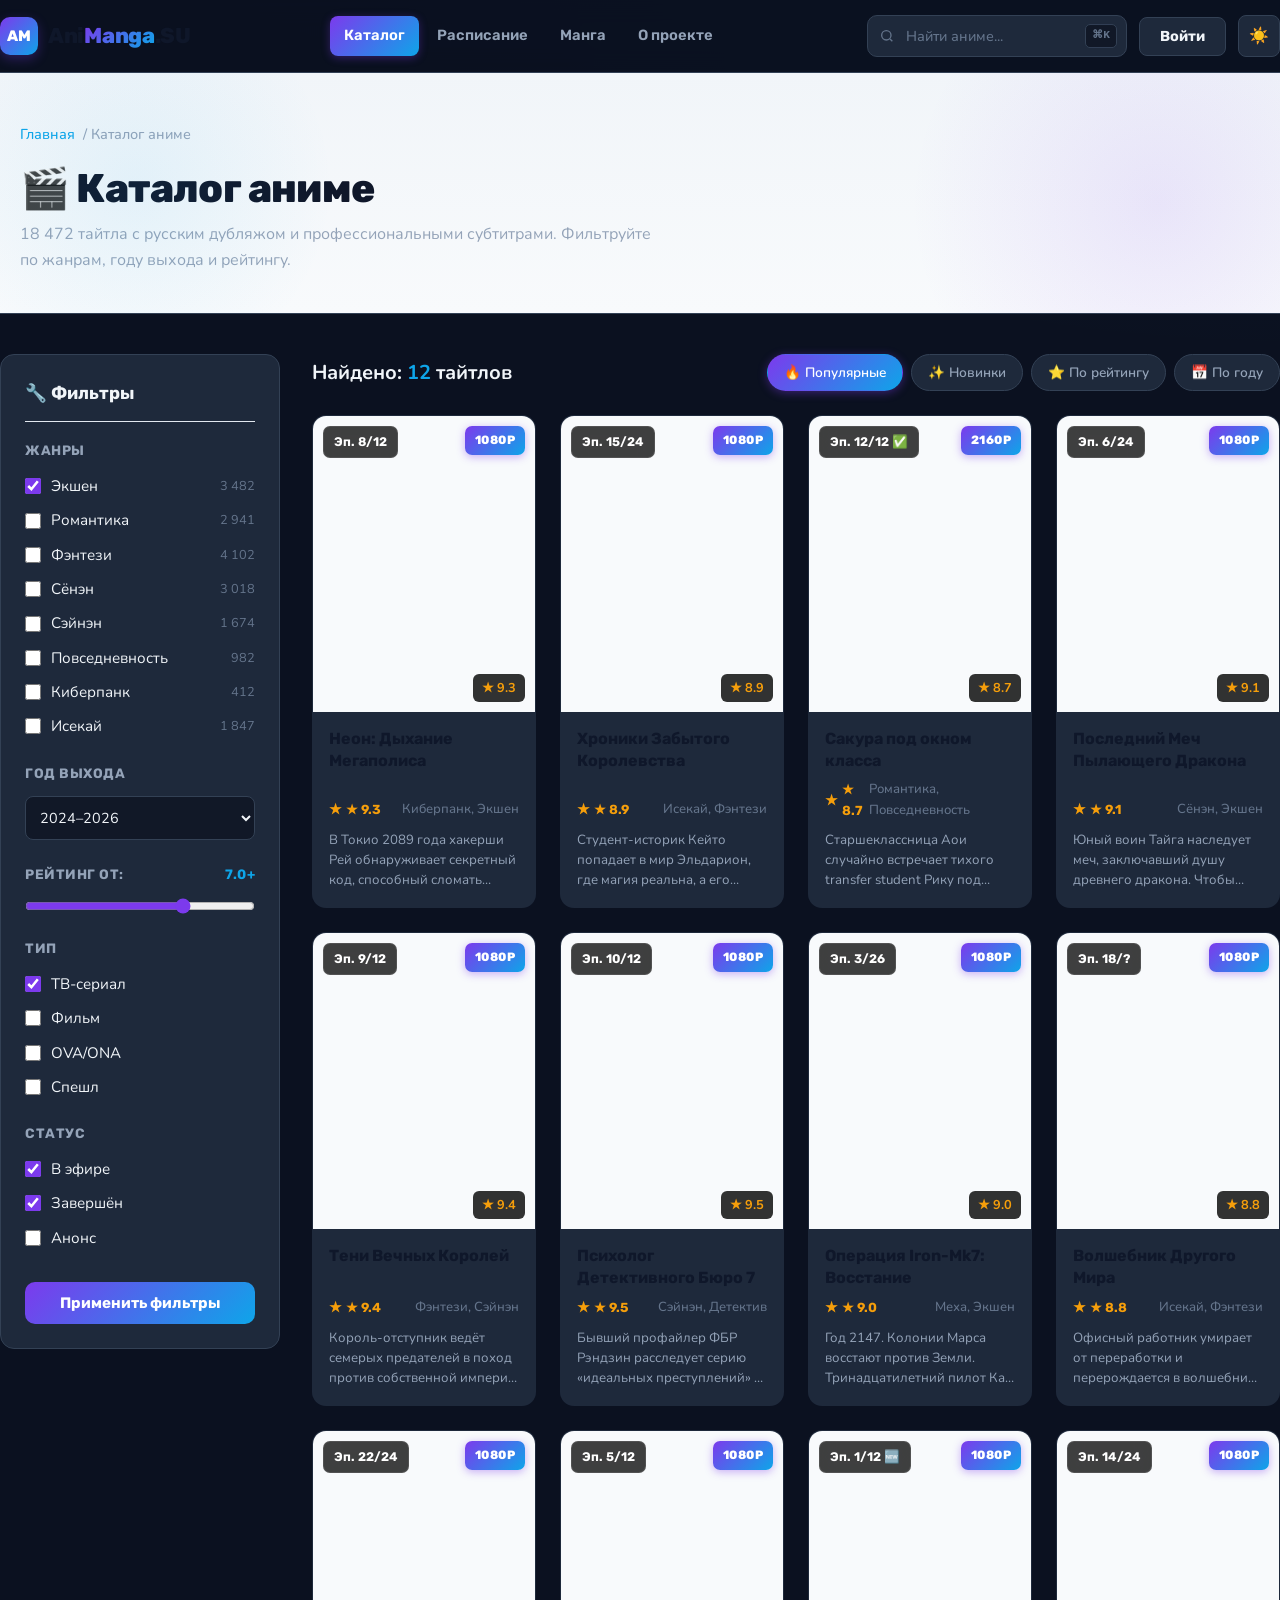
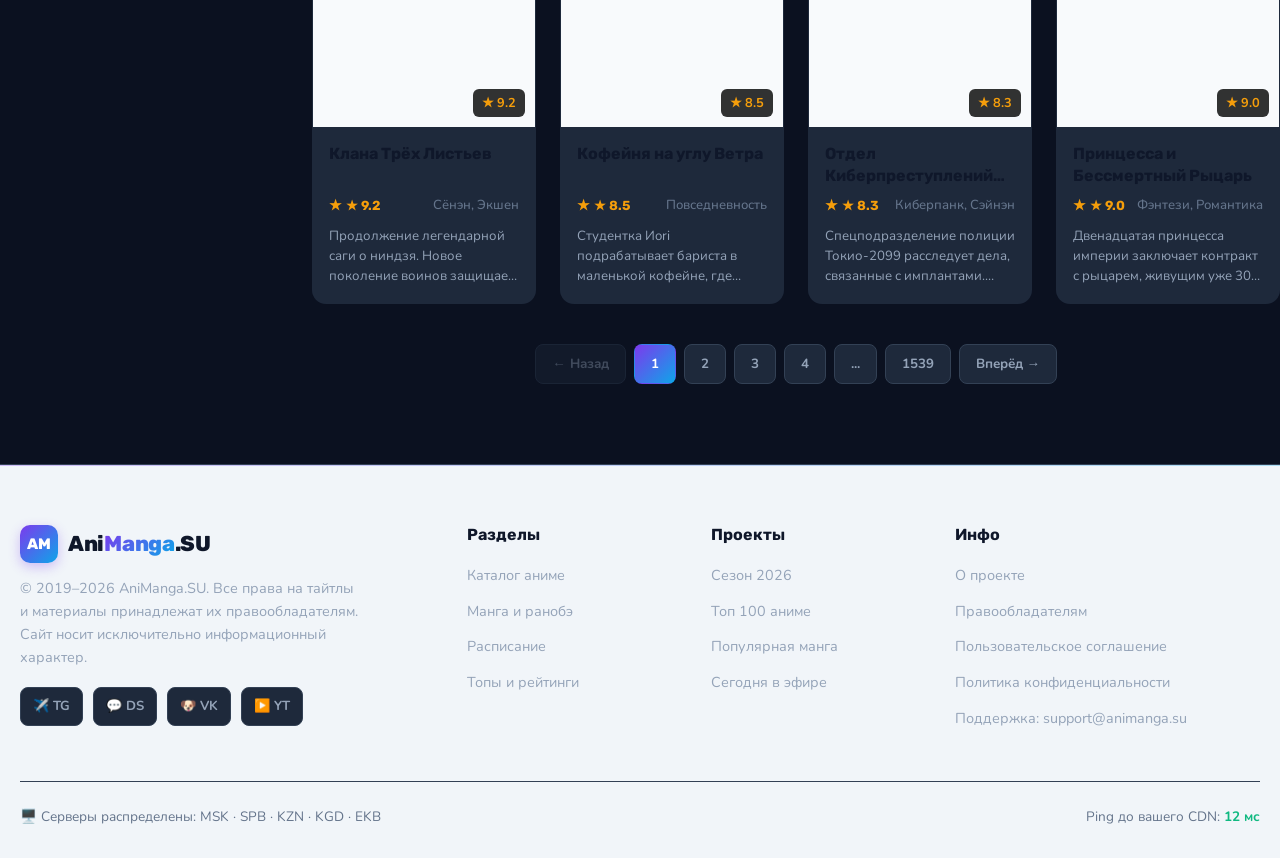
<file: web-root/projects.html>
<!DOCTYPE html>
<html lang="ru">
<head>
    <meta charset="UTF-8" />
    <meta name="viewport" content="width=device-width, initial-scale=1.0" />
    <meta name="description" content="Каталог аниме AniManga.SU — 18 472 тайтла: экшен, романтика, фэнтези, сёнэн, сэйнэн, повседневность, киберпанк, исекай. Смотрите онлайн в HD." />
    <meta name="keywords" content="каталог аниме, аниме онлайн, экшен, романтика, фэнтези, сёнэн, сэйнэн, киберпанк, исекай, HD" />
    <meta name="theme-color" content="#0b1120" />
    <meta property="og:title" content="Каталог аниме | AniManga.SU" />
    <meta property="og:description" content="Каталог аниме AniManga.SU — 18 472 тайтла с русским дубляжом и субтитрами. Фильтры по жанрам, сортировка по популярности." />
    <meta property="og:image" content="https://coresg-normal.trae.ai/api/ide/v1/text_to_image?prompt=anime%20catalog%20collage%20multiple%20characters%20hd&image_size=landscape_16_9" />
    <meta property="og:type" content="website" />
    <title>Каталог аниме | AniManga.SU — Онлайн, HD, Бесплатно</title>
    <link rel="icon" type="image/svg+xml" href="favicon.svg" />
    <link rel="preconnect" href="https://fonts.googleapis.com" />
    <link rel="preconnect" href="https://fonts.gstatic.com" crossorigin />
    <link href="https://fonts.googleapis.com/css2?family=Nunito:wght@400;600;700;800&family=Rubik:wght@400;500;700&display=swap" rel="stylesheet" />
    <link rel="stylesheet" href="css/style.css" />
    <style>
        :root {
            --bg-primary: #0b1120;
            --bg-secondary: #111827;
            --bg-card: #1e293b;
            --bg-card-hover: #263449;
            --text-primary: #f1f5f9;
            --text-secondary: #94a3b8;
            --text-muted: #64748b;
            --accent-primary: #7c3aed;
            --accent-secondary: #0ea5e9;
            --accent-gradient: linear-gradient(135deg, #7c3aed 0%, #0ea5e9 100%);
            --border-color: #334155;
            --success: #10b981;
            --warning: #f59e0b;
            --danger: #ef4444;
        }
        body {
            font-family: 'Nunito', sans-serif;
            background-color: var(--bg-primary);
            color: var(--text-primary);
            line-height: 1.6;
            min-height: 100vh;
        }
        h1, h2, h3, h4, h5 { font-family: 'Rubik', sans-serif; }
        .container { max-width: 1400px; margin: 0 auto; padding: 0 20px; }
        .header {
            background: rgba(11, 17, 32, 0.95);
            backdrop-filter: blur(12px);
            border-bottom: 1px solid var(--border-color);
            position: sticky; top: 0; z-index: 100;
        }
        .header-inner { display: flex; align-items: center; justify-content: space-between; padding: 16px 0; gap: 24px; }
        .logo { display: flex; align-items: center; gap: 10px; text-decoration: none; color: var(--text-primary); font-weight: 800; font-size: 1.3rem; }
        .logo-mark { width: 38px; height: 38px; background: var(--accent-gradient); border-radius: 10px; display: flex; align-items: center; justify-content: center; color: white; font-weight: 800; font-size: 0.95rem; box-shadow: 0 4px 12px rgba(124, 58, 237, 0.3); }
        .logo-text { letter-spacing: -0.3px; }
        .accent { background: var(--accent-gradient); -webkit-background-clip: text; -webkit-text-fill-color: transparent; background-clip: text; }
        .nav { display: flex; gap: 4px; }
        .nav-link { color: var(--text-secondary); text-decoration: none; padding: 8px 14px; border-radius: 8px; font-weight: 600; font-size: 0.92rem; transition: all 0.2s ease; font-family: 'Rubik', sans-serif; }
        .nav-link:hover { color: var(--text-primary); background: var(--bg-card); }
        .nav-link.active { color: white; background: var(--accent-gradient); box-shadow: 0 2px 8px rgba(124, 58, 237, 0.35); }
        .header-right { display: flex; align-items: center; gap: 12px; }
        .search-wrapper { position: relative; display: flex; align-items: center; }
        .search-wrapper svg { position: absolute; left: 12px; color: var(--text-muted); }
        .search-input { padding: 10px 38px 10px 38px; background: var(--bg-card); border: 1px solid var(--border-color); border-radius: 10px; color: var(--text-primary); outline: none; width: 260px; font-size: 0.9rem; font-family: 'Nunito', sans-serif; transition: border-color 0.2s; }
        .search-input:focus { border-color: var(--accent-primary); }
        .search-input::placeholder { color: var(--text-muted); }
        .kbd-k { position: absolute; right: 10px; background: var(--bg-secondary); border: 1px solid var(--border-color); padding: 2px 6px; border-radius: 5px; font-size: 0.7rem; color: var(--text-muted); }
        .btn-signin { padding: 10px 20px; background: var(--bg-card); color: var(--text-primary); border: 1px solid var(--border-color); border-radius: 8px; font-weight: 700; font-size: 0.9rem; cursor: pointer; font-family: 'Rubik', sans-serif; transition: all 0.2s; }
        .btn-signin:hover { background: var(--accent-primary); border-color: var(--accent-primary); }
        .theme-toggle { padding: 10px; background: var(--bg-card); border: 1px solid var(--border-color); border-radius: 8px; cursor: pointer; font-size: 1rem; transition: all 0.2s; }
        .theme-toggle:hover { background: var(--bg-card-hover); }
        .page-header { background: linear-gradient(180deg, var(--bg-secondary) 0%, var(--bg-primary) 100%); padding: 50px 0 40px; border-bottom: 1px solid var(--border-color); }
        .page-title { font-size: 2.5rem; font-weight: 800; margin-bottom: 10px; letter-spacing: -0.8px; }
        .page-breadcrumbs { color: var(--text-secondary); font-size: 0.9rem; }
        .page-breadcrumbs a { color: var(--accent-secondary); text-decoration: none; }
        .main-layout { display: grid; grid-template-columns: 280px 1fr; gap: 32px; padding: 40px 0; }
        .filters-panel { background: var(--bg-card); border: 1px solid var(--border-color); border-radius: 14px; padding: 24px; height: fit-content; position: sticky; top: 100px; }
        .filters-title { font-size: 1.1rem; font-weight: 700; margin-bottom: 18px; display: flex; align-items: center; gap: 8px; }
        .filter-group { margin-bottom: 24px; }
        .filter-group:last-child { margin-bottom: 0; }
        .filter-label { font-size: 0.85rem; font-weight: 700; color: var(--text-secondary); text-transform: uppercase; letter-spacing: 0.5px; margin-bottom: 12px; display: block; }
        .checkbox-list { display: flex; flex-direction: column; gap: 10px; }
        .checkbox-item { display: flex; align-items: center; gap: 10px; cursor: pointer; font-size: 0.95rem; color: var(--text-primary); transition: color 0.15s; }
        .checkbox-item:hover { color: var(--accent-secondary); }
        .checkbox-item input { width: 16px; height: 16px; accent-color: var(--accent-primary); cursor: pointer; }
        .checkbox-item .count { color: var(--text-muted); font-size: 0.8rem; margin-left: auto; }
        .sort-bar { display: flex; justify-content: space-between; align-items: center; margin-bottom: 24px; flex-wrap: wrap; gap: 16px; }
        .sort-title { font-size: 1.25rem; font-weight: 700; }
        .sort-controls { display: flex; gap: 8px; flex-wrap: wrap; }
        .chip { padding: 8px 16px; background: var(--bg-card); border: 1px solid var(--border-color); border-radius: 999px; color: var(--text-secondary); font-size: 0.85rem; font-weight: 600; cursor: pointer; font-family: 'Nunito', sans-serif; transition: all 0.2s; }
        .chip:hover { border-color: var(--accent-primary); color: var(--text-primary); }
        .chip.active { background: var(--accent-gradient); border-color: transparent; color: white; box-shadow: 0 2px 10px rgba(124, 58, 237, 0.4); }
        .anime-grid { display: grid; grid-template-columns: repeat(auto-fill, minmax(210px, 1fr)); gap: 24px; }
        .anime-card { background: var(--bg-card); border-radius: 14px; overflow: hidden; cursor: pointer; transition: all 0.3s ease; border: 1px solid transparent; }
        .anime-card:hover { transform: translateY(-6px); border-color: var(--accent-primary); box-shadow: 0 16px 32px rgba(0, 0, 0, 0.4), 0 0 0 1px rgba(124, 58, 237, 0.2); }
        .anime-cover { aspect-ratio: 3 / 4; position: relative; overflow: hidden; background-size: cover; background-position: center; }
        .anime-cover::after { content: ''; position: absolute; inset: 0; background: linear-gradient(180deg, transparent 50%, rgba(0,0,0,0.7) 100%); }
        .badge-ep { position: absolute; top: 10px; left: 10px; background: rgba(0, 0, 0, 0.75); backdrop-filter: blur(8px); padding: 5px 10px; border-radius: 7px; font-size: 0.78rem; font-weight: 700; z-index: 2; }
        .badge-hd { position: absolute; top: 10px; right: 10px; background: var(--accent-gradient); padding: 5px 10px; border-radius: 7px; font-size: 0.75rem; font-weight: 800; z-index: 2; }
        .badge-rating { position: absolute; bottom: 10px; right: 10px; background: rgba(0,0,0,0.8); padding: 4px 9px; border-radius: 6px; font-size: 0.8rem; font-weight: 700; color: var(--warning); z-index: 2; }
        .anime-info { padding: 16px; }
        .anime-info h4 { font-size: 1rem; font-weight: 700; margin-bottom: 8px; line-height: 1.35; display: -webkit-box; -webkit-line-clamp: 2; -webkit-box-orient: vertical; overflow: hidden; min-height: 2.7em; }
        .anime-meta { display: flex; justify-content: space-between; align-items: center; margin-bottom: 10px; font-size: 0.82rem; }
        .rate { color: var(--warning); font-weight: 700; }
        .genre { color: var(--text-muted); }
        .anime-desc { font-size: 0.83rem; color: var(--text-secondary); line-height: 1.5; display: -webkit-box; -webkit-line-clamp: 3; -webkit-box-orient: vertical; overflow: hidden; }
        .footer { background: var(--bg-secondary); border-top: 1px solid var(--border-color); padding: 60px 0 30px; margin-top: 40px; }
        .footer-inner { display: grid; grid-template-columns: 2fr 1fr 1fr 1.5fr; gap: 40px; margin-bottom: 40px; }
        .footer-inner h5 { font-size: 1rem; font-weight: 700; margin-bottom: 18px; }
        .footer-inner ul { list-style: none; }
        .footer-inner ul li { margin-bottom: 10px; }
        .footer-inner ul li a { color: var(--text-secondary); text-decoration: none; font-size: 0.9rem; transition: color 0.2s; }
        .footer-inner ul li a:hover { color: var(--accent-secondary); }
        .footer-desc { color: var(--text-secondary); font-size: 0.9rem; margin-top: 14px; line-height: 1.6; max-width: 340px; }
        .mb { margin-bottom: 12px; }
        .socials { display: flex; gap: 10px; margin-top: 18px; }
        .socials a { padding: 8px 12px; background: var(--bg-card); border: 1px solid var(--border-color); border-radius: 8px; color: var(--text-secondary); text-decoration: none; font-size: 0.82rem; font-weight: 700; transition: all 0.2s; }
        .socials a:hover { background: var(--accent-primary); color: white; border-color: var(--accent-primary); }
        .footer-bottom { border-top: 1px solid var(--border-color); padding-top: 24px; display: flex; justify-content: space-between; align-items: center; flex-wrap: wrap; gap: 16px; color: var(--text-muted); font-size: 0.85rem; }
        .ping { color: var(--success); font-weight: 700; }
        .pagination { display: flex; justify-content: center; gap: 8px; margin-top: 40px; flex-wrap: wrap; }
        .pagination button { padding: 10px 16px; background: var(--bg-card); border: 1px solid var(--border-color); border-radius: 8px; color: var(--text-secondary); font-weight: 700; cursor: pointer; transition: all 0.2s; }
        .pagination button:hover:not(:disabled) { border-color: var(--accent-primary); color: var(--text-primary); }
        .pagination button.active { background: var(--accent-gradient); color: white; border-color: transparent; }
        .pagination button:disabled { opacity: 0.4; cursor: not-allowed; }
        .year-select { width: 100%; padding: 10px; background: var(--bg-secondary); border: 1px solid var(--border-color); border-radius: 8px; color: var(--text-primary); font-family: 'Nunito', sans-serif; font-size: 0.9rem; cursor: pointer; outline: none; }
        .year-select:focus { border-color: var(--accent-primary); }
        .range-wrap { display: flex; align-items: center; gap: 10px; }
        .range-wrap input[type=range] { flex: 1; accent-color: var(--accent-primary); }
        .range-wrap .val { font-weight: 700; color: var(--accent-secondary); min-width: 36px; text-align: right; }
        .apply-filters { width: 100%; padding: 12px; background: var(--accent-gradient); border: none; border-radius: 10px; color: white; font-weight: 700; font-size: 0.95rem; cursor: pointer; font-family: 'Rubik', sans-serif; margin-top: 8px; transition: transform 0.2s, box-shadow 0.2s; }
        .apply-filters:hover { transform: translateY(-1px); box-shadow: 0 8px 20px rgba(124, 58, 237, 0.35); }
        @media (max-width: 1024px) {
            .main-layout { grid-template-columns: 1fr; }
            .filters-panel { position: static; }
            .nav.desktop { display: none; }
            .footer-inner { grid-template-columns: 1fr 1fr; }
        }
        @media (max-width: 640px) {
            .anime-grid { grid-template-columns: repeat(2, 1fr); gap: 14px; }
            .page-title { font-size: 1.8rem; }
            .search-input { width: 160px; }
            .footer-inner { grid-template-columns: 1fr; }
            .header-inner { flex-wrap: wrap; }
        }
    </style>
</head>
<body>

<header class="header">
    <div class="container header-inner">
        <a href="index.html" class="logo">
            <span class="logo-mark">AM</span>
            <span class="logo-text">Ani<span class="accent">Manga</span>.SU</span>
        </a>
        <nav class="nav desktop">
            <a href="projects.html" class="nav-link active">Каталог</a>
            <a href="schedule.html" class="nav-link">Расписание</a>
            <a href="manga.html" class="nav-link">Манга</a>
            <a href="about.html" class="nav-link">О проекте</a>
        </nav>
        <div class="header-right">
            <div class="search-wrapper">
                <svg viewBox="0 0 24 24" width="16" height="16" fill="none" stroke="currentColor" stroke-width="2"><circle cx="11" cy="11" r="7"/><path d="m20 20-3.5-3.5"/></svg>
                <input type="text" placeholder="Найти аниме..." class="search-input" />
                <kbd class="kbd-k">⌘K</kbd>
            </div>
            <button class="btn-signin">Войти</button>
            <button class="theme-toggle" title="Тема">🌙</button>
        </div>
    </div>
</header>

<section class="page-header">
    <div class="container">
        <div class="page-breadcrumbs"><a href="index.html">Главная</a> / Каталог аниме</div>
        <h1 class="page-title">🎬 Каталог аниме</h1>
        <p style="color: var(--text-secondary); max-width: 640px; margin-top: 8px;">18 472 тайтла с русским дубляжом и профессиональными субтитрами. Фильтруйте по жанрам, году выхода и рейтингу.</p>
    </div>
</section>

<div class="container main-layout">
    <aside class="filters-panel">
        <div class="filters-title">🔧 Фильтры</div>

        <div class="filter-group">
            <label class="filter-label">Жанры</label>
            <div class="checkbox-list">
                <label class="checkbox-item" id="action"><input type="checkbox" checked> Экшен <span class="count">3 482</span></label>
                <label class="checkbox-item" id="romance"><input type="checkbox"> Романтика <span class="count">2 941</span></label>
                <label class="checkbox-item" id="fantasy"><input type="checkbox"> Фэнтези <span class="count">4 102</span></label>
                <label class="checkbox-item" id="shonen"><input type="checkbox"> Сёнэн <span class="count">3 018</span></label>
                <label class="checkbox-item" id="seinen"><input type="checkbox"> Сэйнэн <span class="count">1 674</span></label>
                <label class="checkbox-item" id="slice"><input type="checkbox"> Повседневность <span class="count">982</span></label>
                <label class="checkbox-item" id="cyberpunk"><input type="checkbox"> Киберпанк <span class="count">412</span></label>
                <label class="checkbox-item" id="isekai"><input type="checkbox"> Исекай <span class="count">1 847</span></label>
            </div>
        </div>

        <div class="filter-group">
            <label class="filter-label">Год выхода</label>
            <select class="year-select">
                <option>Все года</option>
                <option>2026</option>
                <option selected>2024–2026</option>
                <option>2023</option>
                <option>2022</option>
                <option>2020–2021</option>
                <option>2010–2019</option>
                <option>2000–2009</option>
                <option>Ретро</option>
            </select>
        </div>

        <div class="filter-group">
            <label class="filter-label">Рейтинг от: <span style="float:right;color:var(--accent-secondary);">7.0+</span></label>
            <div class="range-wrap">
                <input type="range" min="0" max="10" value="7" step="0.5">
            </div>
        </div>

        <div class="filter-group">
            <label class="filter-label">Тип</label>
            <div class="checkbox-list">
                <label class="checkbox-item"><input type="checkbox" checked> ТВ-сериал</label>
                <label class="checkbox-item"><input type="checkbox"> Фильм</label>
                <label class="checkbox-item"><input type="checkbox"> OVA/ONA</label>
                <label class="checkbox-item"><input type="checkbox"> Спешл</label>
            </div>
        </div>

        <div class="filter-group">
            <label class="filter-label">Статус</label>
            <div class="checkbox-list">
                <label class="checkbox-item"><input type="checkbox" checked> В эфире</label>
                <label class="checkbox-item"><input type="checkbox" checked> Завершён</label>
                <label class="checkbox-item"><input type="checkbox"> Анонс</label>
            </div>
        </div>

        <button class="apply-filters">Применить фильтры</button>
    </aside>

    <main>
        <div class="sort-bar">
            <div class="sort-title">Найдено: <span style="color:var(--accent-secondary);">12</span> тайтлов</div>
            <div class="sort-controls">
                <button class="chip active">🔥 Популярные</button>
                <button class="chip">✨ Новинки</button>
                <button class="chip">⭐ По рейтингу</button>
                <button class="chip">📅 По году</button>
            </div>
        </div>

        <div class="anime-grid">
            <article class="anime-card">
                <div class="anime-cover" style="background-image:url('https://coresg-normal.trae.ai/api/ide/v1/text_to_image?prompt=anime%20key%20visual%20cyberpunk%20girl%20neon%20tokyo%20hd&image_size=portrait_4_3')">
                    <div class="badge-ep">Эп. 8/12</div>
                    <div class="badge-hd">1080p</div>
                    <div class="badge-rating">★ 9.3</div>
                </div>
                <div class="anime-info">
                    <h4>Неон: Дыхание Мегаполиса</h4>
                    <div class="anime-meta"><span class="rate">★ 9.3</span><span class="genre">Киберпанк, Экшен</span></div>
                    <p class="anime-desc">В Токио 2089 года хакерши Рей обнаруживает секретный код, способный сломать систему контроля сознания корпорации «Син-Ниппон» и освободить миллионы людей.</p>
                </div>
            </article>

            <article class="anime-card">
                <div class="anime-cover" style="background-image:url('https://coresg-normal.trae.ai/api/ide/v1/text_to_image?prompt=anime%20isekai%20fantasy%20castle%20elf%20boy%20magic%20hd&image_size=portrait_4_3')">
                    <div class="badge-ep">Эп. 15/24</div>
                    <div class="badge-hd">1080p</div>
                    <div class="badge-rating">★ 8.9</div>
                </div>
                <div class="anime-info">
                    <h4>Хроники Забытого Королевства</h4>
                    <div class="anime-meta"><span class="rate">★ 8.9</span><span class="genre">Исекай, Фэнтези</span></div>
                    <p class="anime-desc">Студент-историк Кейто попадает в мир Эльдарион, где магия реальна, а его знания о стратегии делают его ключевой фигурой в борьбе за трон древнего королевства.</p>
                </div>
            </article>

            <article class="anime-card">
                <div class="anime-cover" style="background-image:url('https://coresg-normal.trae.ai/api/ide/v1/text_to_image?prompt=anime%20romance%20cherry%20blossom%20school%20uniform%20hd&image_size=portrait_4_3')">
                    <div class="badge-ep">Эп. 12/12 ✅</div>
                    <div class="badge-hd">2160p</div>
                    <div class="badge-rating">★ 8.7</div>
                </div>
                <div class="anime-info">
                    <h4>Сакура под окном класса</h4>
                    <div class="anime-meta"><span class="rate">★ 8.7</span><span class="genre">Романтика, Повседневность</span></div>
                    <p class="anime-desc">Старшеклассница Аои случайно встречает тихого transfer student Рику под цветущей сакурой. Два хрупких мира постепенно сплетаются в историю о первой любви.</p>
                </div>
            </article>

            <article class="anime-card">
                <div class="anime-cover" style="background-image:url('https://coresg-normal.trae.ai/api/ide/v1/text_to_image?prompt=anime%20shonen%20sword%20fight%20fire%20demon%20hd&image_size=portrait_4_3')">
                    <div class="badge-ep">Эп. 6/24</div>
                    <div class="badge-hd">1080p</div>
                    <div class="badge-rating">★ 9.1</div>
                </div>
                <div class="anime-info">
                    <h4>Последний Меч Пылающего Дракона</h4>
                    <div class="anime-meta"><span class="rate">★ 9.1</span><span class="genre">Сёнэн, Экшен</span></div>
                    <p class="anime-desc">Юный воин Тайга наследует меч, заключавший душу древнего дракона. Чтобы спасти сестру, он вступает в орден охотников на демонов и сражается в легендарной турнире.</p>
                </div>
            </article>

            <article class="anime-card">
                <div class="anime-cover" style="background-image:url('https://coresg-normal.trae.ai/api/ide/v1/text_to_image?prompt=dark%20fantasy%20anime%20male%20knight%20sword%20purple%20fire%20dramatic%20cover&image_size=portrait_4_3')">
                    <div class="badge-ep">Эп. 9/12</div>
                    <div class="badge-hd">1080p</div>
                    <div class="badge-rating">★ 9.4</div>
                </div>
                <div class="anime-info">
                    <h4>Тени Вечных Королей</h4>
                    <div class="anime-meta"><span class="rate">★ 9.4</span><span class="genre">Фэнтези, Сэйнэн</span></div>
                    <p class="anime-desc">Король-отступник ведёт семерых предателей в поход против собственной империи. Интриги, предательство и философские вопросы о справедливости войны.</p>
                </div>
            </article>

            <article class="anime-card">
                <div class="anime-cover" style="background-image:url('https://coresg-normal.trae.ai/api/ide/v1/text_to_image?prompt=anime%20detective%20rainy%20tokyo%20street%20neon%20noir%20cover&image_size=portrait_4_3')">
                    <div class="badge-ep">Эп. 10/12</div>
                    <div class="badge-hd">1080p</div>
                    <div class="badge-rating">★ 9.5</div>
                </div>
                <div class="anime-info">
                    <h4>Психолог Детективного Бюро 7</h4>
                    <div class="anime-meta"><span class="rate">★ 9.5</span><span class="genre">Сэйнэн, Детектив</span></div>
                    <p class="anime-desc">Бывший профайлер ФБР Рэндзин расследует серию «идеальных преступлений» в Токио. Каждое дело раскрывает новые грани человеческой природы и тени прошлого.</p>
                </div>
            </article>

            <article class="anime-card">
                <div class="anime-cover" style="background-image:url('https://coresg-normal.trae.ai/api/ide/v1/text_to_image?prompt=giant%20mecha%20robot%20city%20explosion%20space%20anime%20cover&image_size=portrait_4_3')">
                    <div class="badge-ep">Эп. 3/26</div>
                    <div class="badge-hd">1080p</div>
                    <div class="badge-rating">★ 9.0</div>
                </div>
                <div class="anime-info">
                    <h4>Операция Iron-Mk7: Восстание</h4>
                    <div class="anime-meta"><span class="rate">★ 9.0</span><span class="genre">Меха, Экшен</span></div>
                    <p class="anime-desc">Год 2147. Колонии Марса восстают против Земли. Тринадцатилетний пилот Кай случайно оказывается за штурвалом прототипа меха, решающего исход войны.</p>
                </div>
            </article>

            <article class="anime-card">
                <div class="anime-cover" style="background-image:url('https://coresg-normal.trae.ai/api/ide/v1/text_to_image?prompt=magic%20isekai%20wizard%20boy%20floating%20islands%20anime%20cover&image_size=portrait_4_3')">
                    <div class="badge-ep">Эп. 18/?</div>
                    <div class="badge-hd">1080p</div>
                    <div class="badge-rating">★ 8.8</div>
                </div>
                <div class="anime-info">
                    <h4>Волшебник Другого Мира</h4>
                    <div class="anime-meta"><span class="rate">★ 8.8</span><span class="genre">Исекай, Фэнтези</span></div>
                    <p class="anime-desc">Офисный работник умирает от переработки и перерождается в волшебника в летающих островах. Его неудержимое желание «работать поменьше» приводит к комическим последствиям.</p>
                </div>
            </article>

            <article class="anime-card">
                <div class="anime-cover" style="background-image:url('https://coresg-normal.trae.ai/api/ide/v1/text_to_image?prompt=ninja%20anime%20battle%20forest%20shuriken%20dynamic%20cover&image_size=portrait_4_3')">
                    <div class="badge-ep">Эп. 22/24</div>
                    <div class="badge-hd">1080p</div>
                    <div class="badge-rating">★ 9.2</div>
                </div>
                <div class="anime-info">
                    <h4>Клана Трёх Листьев</h4>
                    <div class="anime-meta"><span class="rate">★ 9.2</span><span class="genre">Сёнэн, Экшен</span></div>
                    <p class="anime-desc">Продолжение легендарной саги о ниндзя. Новое поколение воинов защищает деревню от загадочного клана теней, владеющего древними печатями демонов.</p>
                </div>
            </article>

            <article class="anime-card">
                <div class="anime-cover" style="background-image:url('https://coresg-normal.trae.ai/api/ide/v1/text_to_image?prompt=anime%20slice%20of%20life%20cafe%20barista%20warm%20coffee%20rainy%20day&image_size=portrait_4_3')">
                    <div class="badge-ep">Эп. 5/12</div>
                    <div class="badge-hd">1080p</div>
                    <div class="badge-rating">★ 8.5</div>
                </div>
                <div class="anime-info">
                    <h4>Кофейня на углу Ветра</h4>
                    <div class="anime-meta"><span class="rate">★ 8.5</span><span class="genre">Повседневность</span></div>
                    <p class="anime-desc">Студентка Иori подрабатывает бариста в маленькой кофейне, где постоянно заходит разнообразные посетители — каждый со своей историей, мечтами и потерями.</p>
                </div>
            </article>

            <article class="anime-card">
                <div class="anime-cover" style="background-image:url('https://coresg-normal.trae.ai/api/ide/v1/text_to_image?prompt=anime%20cyberpunk%20police%20officer%20gun%20futuristic%20city%20night%20hd&image_size=portrait_4_3')">
                    <div class="badge-ep">Эп. 1/12 🆕</div>
                    <div class="badge-hd">1080p</div>
                    <div class="badge-rating">★ 8.3</div>
                </div>
                <div class="anime-info">
                    <h4>Отдел Киберпреступлений 09</h4>
                    <div class="anime-meta"><span class="rate">★ 8.3</span><span class="genre">Киберпанк, Сэйнэн</span></div>
                    <p class="anime-desc">Спецподразделение полиции Токио-2099 расследует дела, связанные с имплантами. Каждая серия — отдельное дело, раскрывающее тёмную сторону технологий будущего.</p>
                </div>
            </article>

            <article class="anime-card">
                <div class="anime-cover" style="background-image:url('https://coresg-normal.trae.ai/api/ide/v1/text_to_image?prompt=anime%20romance%20fantasy%20princess%20knight%20cherry%20blossom%20castle%20hd&image_size=portrait_4_3')">
                    <div class="badge-ep">Эп. 14/24</div>
                    <div class="badge-hd">1080p</div>
                    <div class="badge-rating">★ 9.0</div>
                </div>
                <div class="anime-info">
                    <h4>Принцесса и Бессмертный Рыцарь</h4>
                    <div class="anime-meta"><span class="rate">★ 9.0</span><span class="genre">Фэнтези, Романтика</span></div>
                    <p class="anime-desc">Двенадцатая принцесса империи заключает контракт с рыцарем, живущим уже 300 лет. Вместе они раскрывают заговор против короны и учатся доверять друг другу.</p>
                </div>
            </article>
        </div>

        <div class="pagination">
            <button disabled>← Назад</button>
            <button class="active">1</button>
            <button>2</button>
            <button>3</button>
            <button>4</button>
            <button>...</button>
            <button>1539</button>
            <button>Вперёд →</button>
        </div>
    </main>
</div>

<footer class="footer">
    <div class="container footer-inner">
        <div>
            <div class="logo mb">
                <span class="logo-mark">AM</span>
                <span class="logo-text">Ani<span class="accent">Manga</span>.SU</span>
            </div>
            <p class="footer-desc">© 2019–2026 AniManga.SU. Все права на тайтлы и материалы принадлежат их правообладателям. Сайт носит исключительно информационный характер.</p>
            <div class="socials">
                <a href="https://t.me/animangasu" title="Telegram">✈️ TG</a>
                <a href="https://discord.gg/animangasu" title="Discord">💬 DS</a>
                <a href="https://vk.com/animangasu" title="VK">🐶 VK</a>
                <a href="https://youtube.com/@animangasu" title="YouTube">▶️ YT</a>
            </div>
        </div>
        <div>
            <h5>Разделы</h5>
            <ul>
                <li><a href="projects.html">Каталог аниме</a></li>
                <li><a href="manga.html">Манга и ранобэ</a></li>
                <li><a href="schedule.html">Расписание</a></li>
                <li><a href="projects.html#top">Топы и рейтинги</a></li>
            </ul>
        </div>
        <div>
            <h5>Проекты</h5>
            <ul>
                <li><a href="projects.html#season2026">Сезон 2026</a></li>
                <li><a href="projects.html#top100">Топ 100 аниме</a></li>
                <li><a href="manga.html#popular">Популярная манга</a></li>
                <li><a href="schedule.html#today">Сегодня в эфире</a></li>
            </ul>
        </div>
        <div>
            <h5>Инфо</h5>
            <ul>
                <li><a href="about.html">О проекте</a></li>
                <li><a href="copyright.html">Правообладателям</a></li>
                <li><a href="tos.html">Пользовательское соглашение</a></li>
                <li><a href="privacy.html">Политика конфиденциальности</a></li>
                <li><a href="mailto:support@animanga.su">Поддержка: support@animanga.su</a></li>
            </ul>
        </div>
    </div>
    <div class="container">
        <div class="footer-bottom">
            <span>🖥️ Серверы распределены: MSK · SPB · KZN · KGD · EKB</span>
            <span>Ping до вашего CDN: <b class="ping">12 мс</b></span>
        </div>
    </div>
</footer>

<script src="js/app.js"></script>
</body>
</html>
</file>
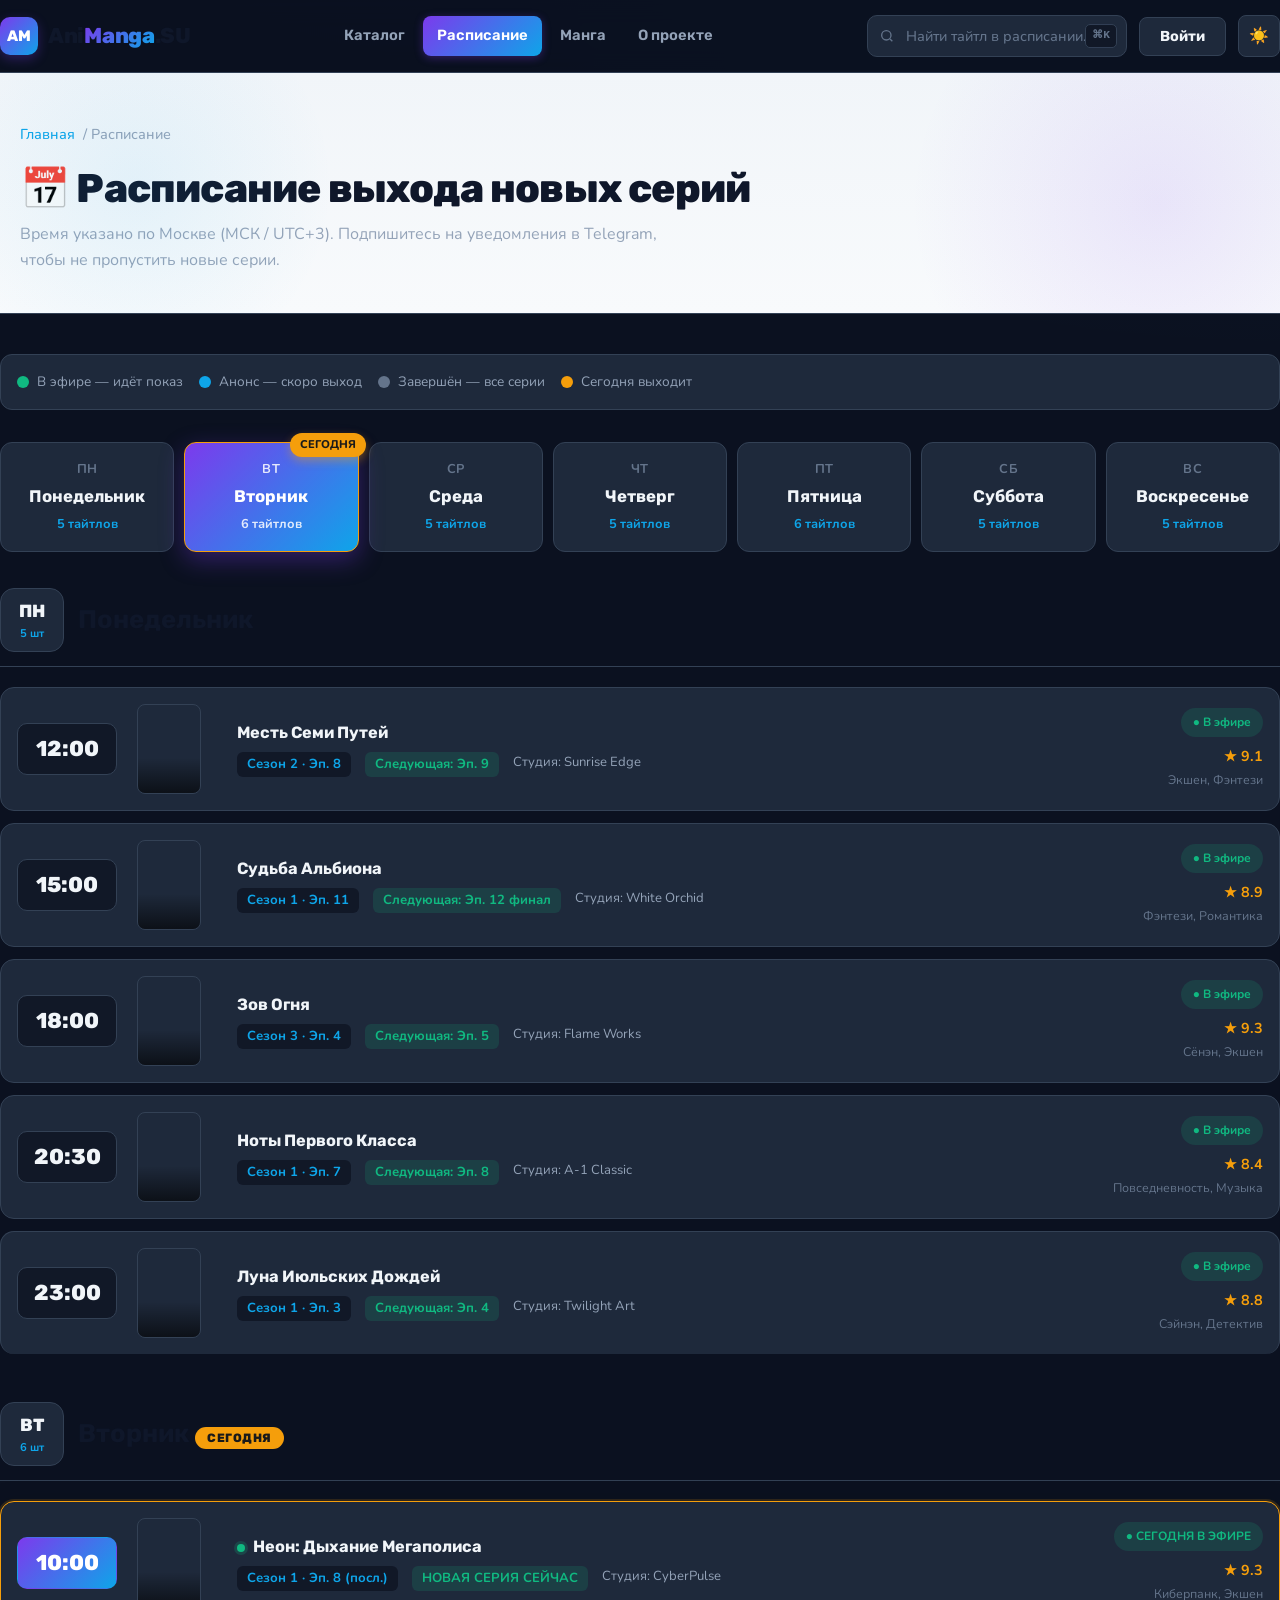
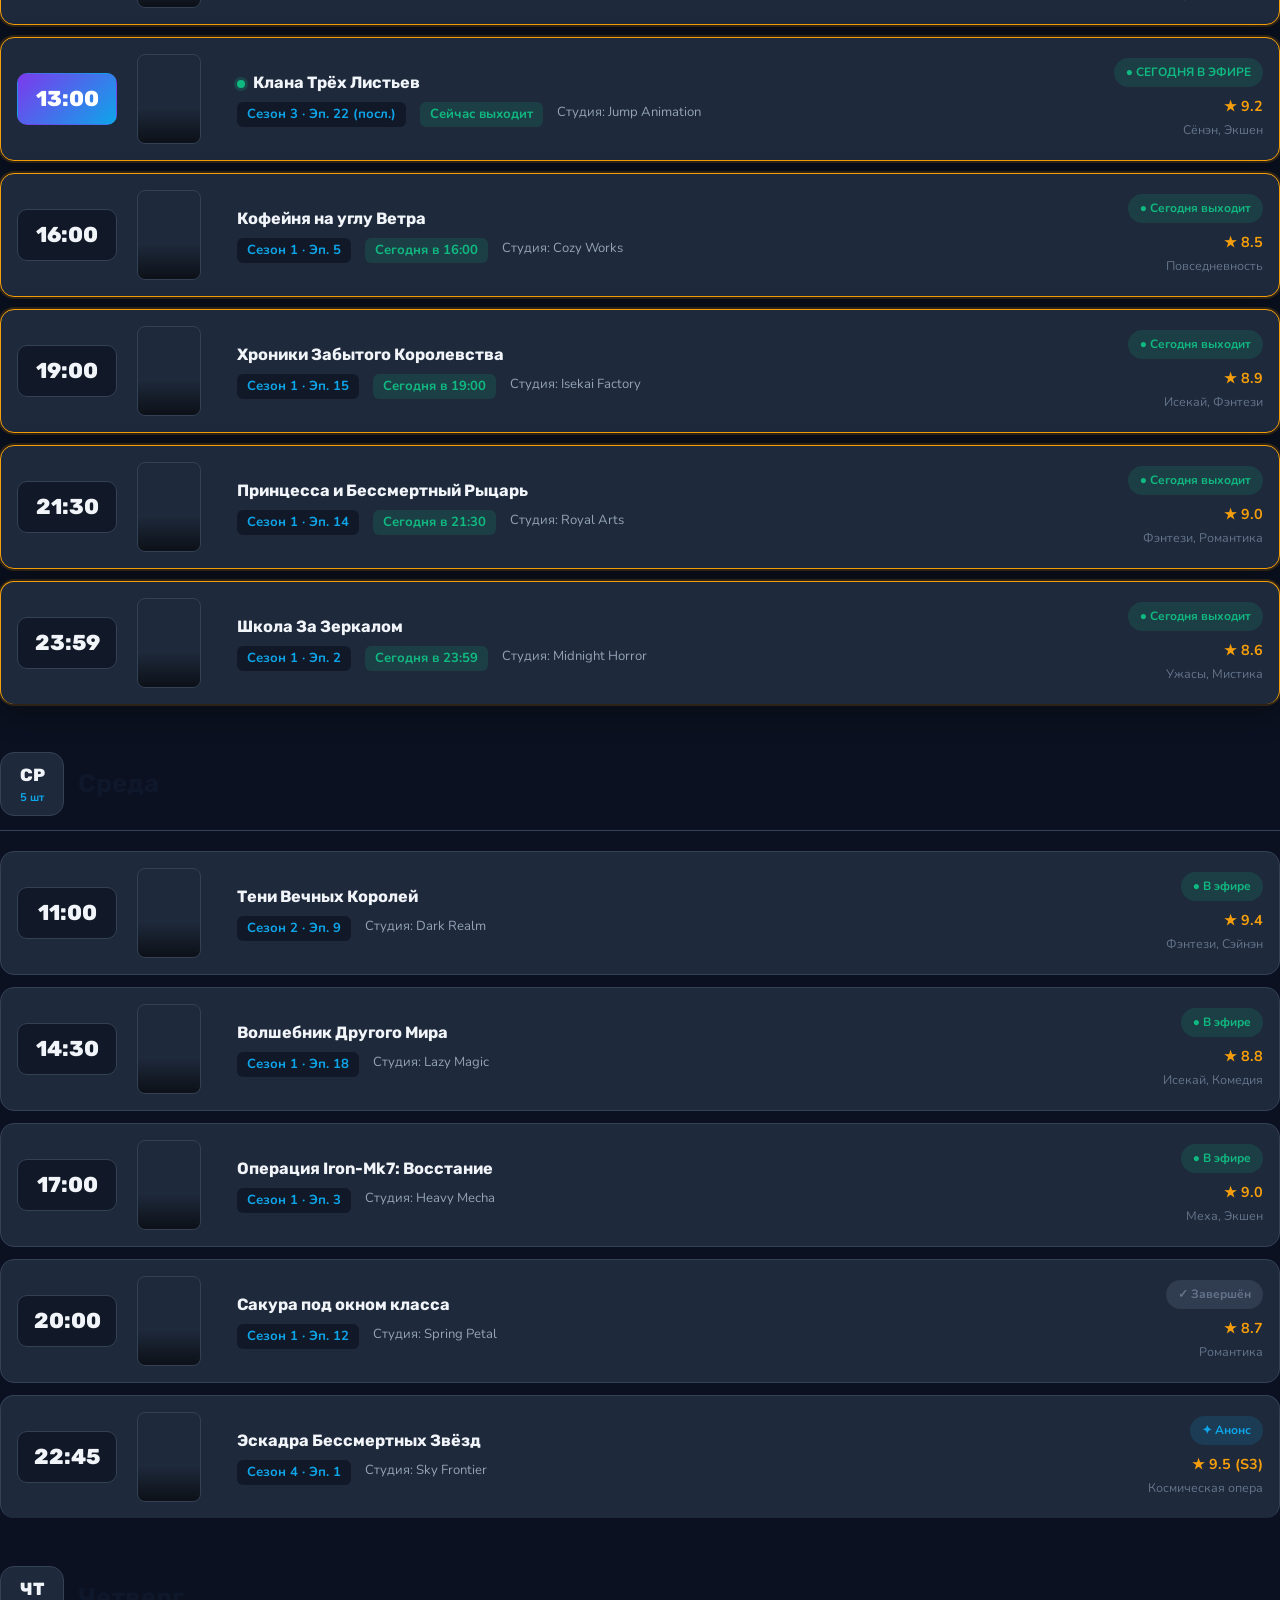
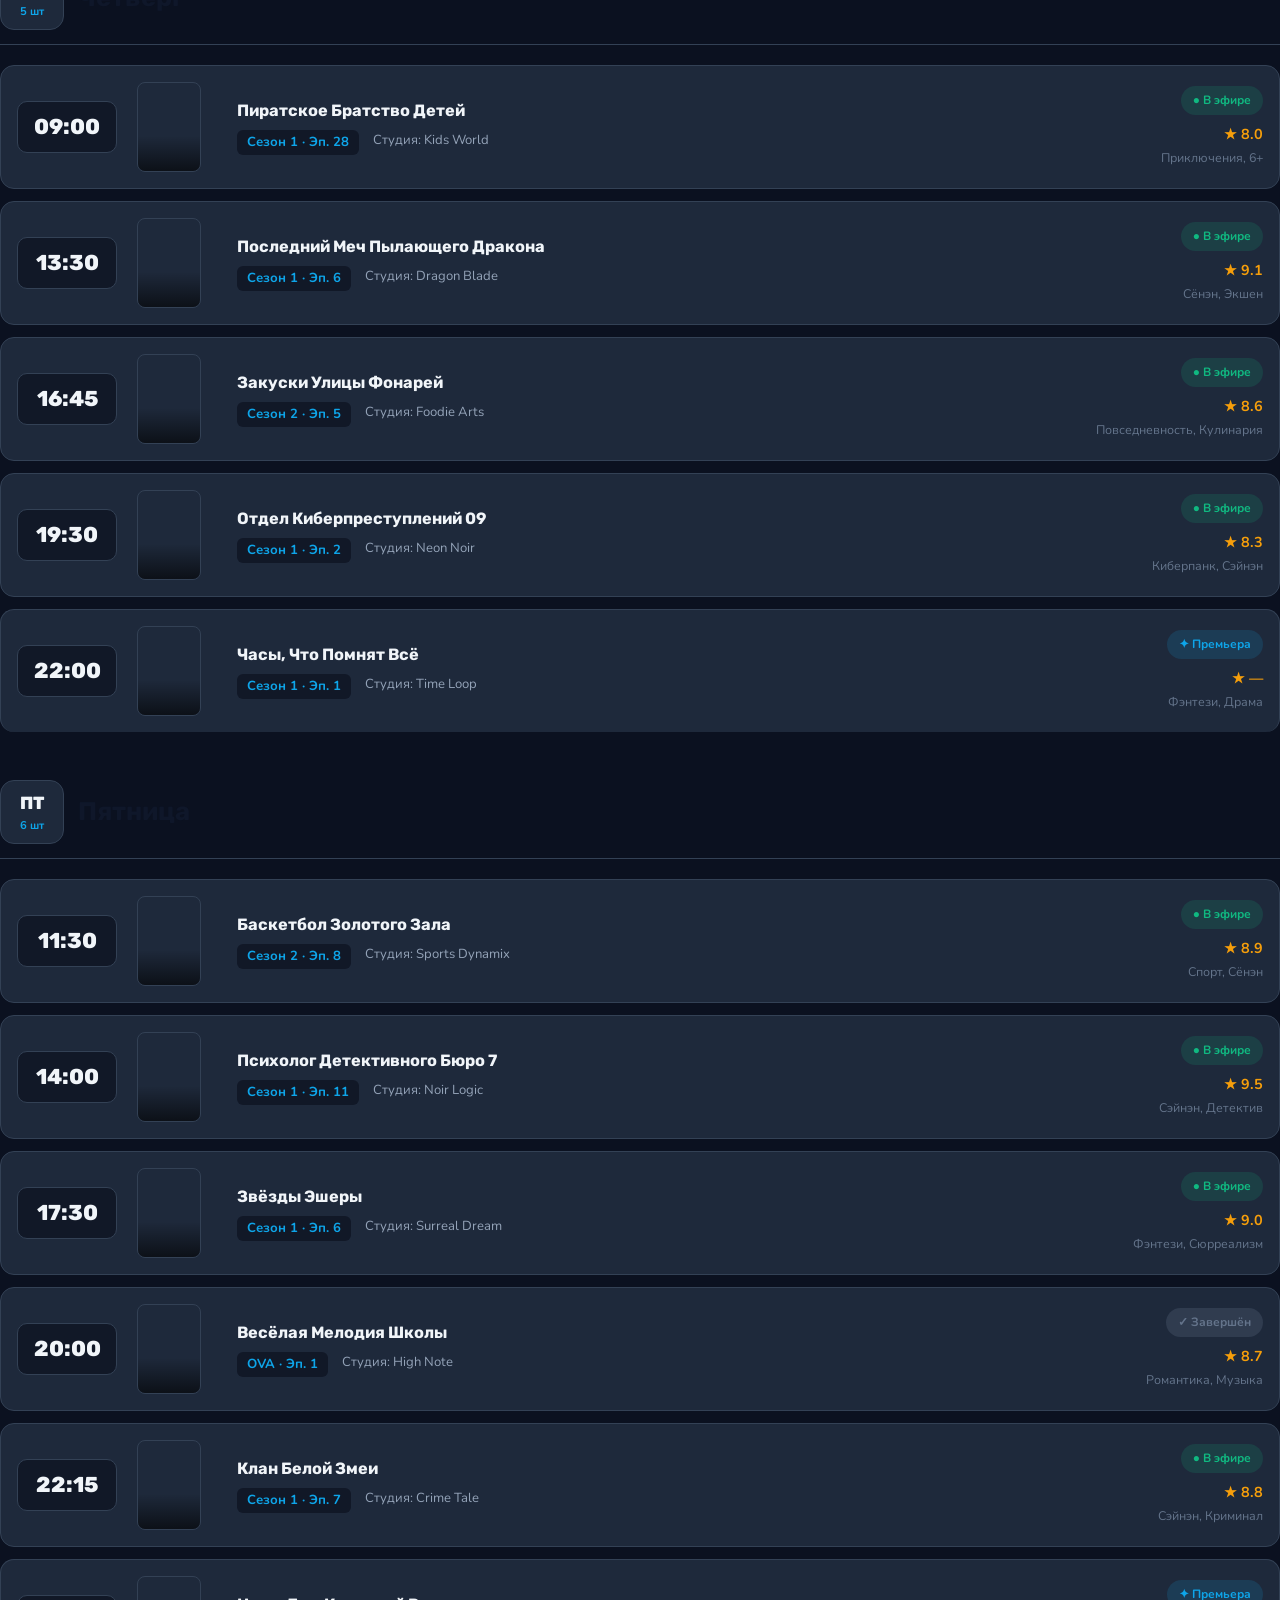
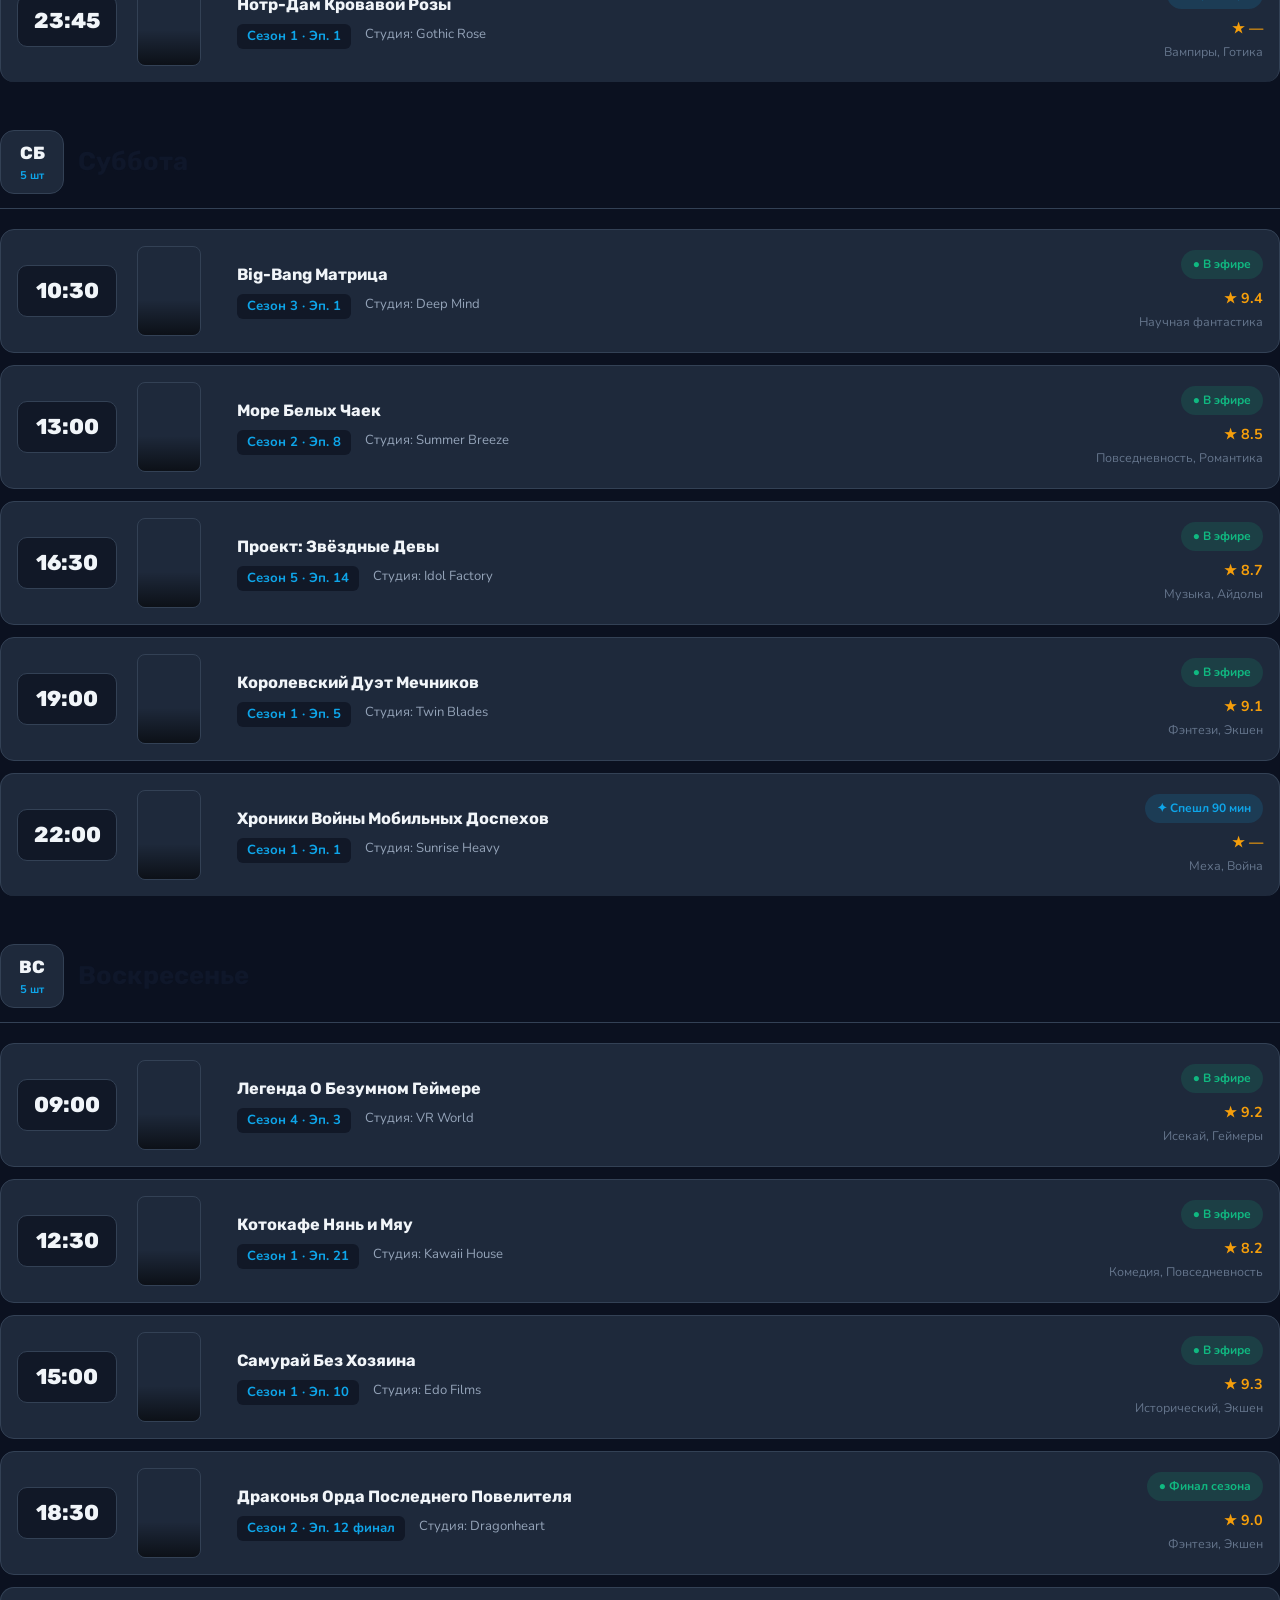
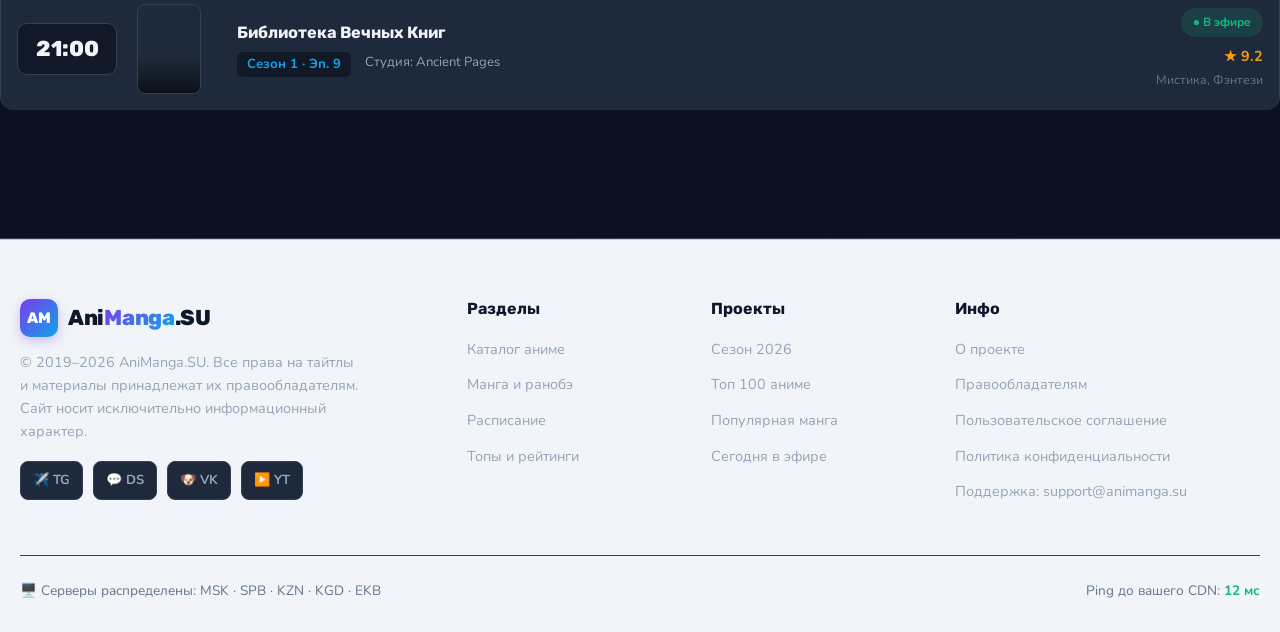
<file: web-root/schedule.html>
<!DOCTYPE html>
<html lang="ru">
<head>
    <meta charset="UTF-8" />
    <meta name="viewport" content="width=device-width, initial-scale=1.0" />
    <meta name="description" content="Расписание выхода новых эпизодов аниме на AniManga.SU. Каждый день недели: Пн, Вт, Ср, Чт, Пт, Сб, Вс. Время МСК." />
    <meta name="keywords" content="расписание аниме, выход серий, новые эпизоды, график выхода, МСК, АниМанга" />
    <meta name="theme-color" content="#0b1120" />
    <meta property="og:title" content="Расписание выхода аниме | AniManga.SU" />
    <meta property="og:description" content="Расписание выхода новых серий по дням недели. Время МСК. Подсветка «сегодня выходит»." />
    <meta property="og:image" content="https://coresg-normal.trae.ai/api/ide/v1/text_to_image?prompt=anime%20schedule%20calendar%20japanese%20hd&image_size=landscape_16_9" />
    <meta property="og:type" content="website" />
    <title>Расписание выхода новых серий | AniManga.SU</title>
    <link rel="icon" type="image/svg+xml" href="favicon.svg" />
    <link rel="preconnect" href="https://fonts.googleapis.com" />
    <link rel="preconnect" href="https://fonts.gstatic.com" crossorigin />
    <link href="https://fonts.googleapis.com/css2?family=Nunito:wght@400;600;700;800&family=Rubik:wght@400;500;700&display=swap" rel="stylesheet" />
    <link rel="stylesheet" href="css/style.css" />
    <style>
        :root {
            --bg-primary: #0b1120;
            --bg-secondary: #111827;
            --bg-card: #1e293b;
            --bg-card-hover: #263449;
            --text-primary: #f1f5f9;
            --text-secondary: #94a3b8;
            --text-muted: #64748b;
            --accent-primary: #7c3aed;
            --accent-secondary: #0ea5e9;
            --accent-gradient: linear-gradient(135deg, #7c3aed 0%, #0ea5e9 100%);
            --border-color: #334155;
            --success: #10b981;
            --warning: #f59e0b;
            --danger: #ef4444;
        }
        body {
            font-family: 'Nunito', sans-serif;
            background-color: var(--bg-primary);
            color: var(--text-primary);
            line-height: 1.6;
            min-height: 100vh;
        }
        h1, h2, h3, h4, h5 { font-family: 'Rubik', sans-serif; }
        .container { max-width: 1400px; margin: 0 auto; padding: 0 20px; }
        .header {
            background: rgba(11, 17, 32, 0.95);
            backdrop-filter: blur(12px);
            border-bottom: 1px solid var(--border-color);
            position: sticky; top: 0; z-index: 100;
        }
        .header-inner { display: flex; align-items: center; justify-content: space-between; padding: 16px 0; gap: 24px; }
        .logo { display: flex; align-items: center; gap: 10px; text-decoration: none; color: var(--text-primary); font-weight: 800; font-size: 1.3rem; }
        .logo-mark { width: 38px; height: 38px; background: var(--accent-gradient); border-radius: 10px; display: flex; align-items: center; justify-content: center; color: white; font-weight: 800; font-size: 0.95rem; box-shadow: 0 4px 12px rgba(124, 58, 237, 0.3); }
        .logo-text { letter-spacing: -0.3px; }
        .accent { background: var(--accent-gradient); -webkit-background-clip: text; -webkit-text-fill-color: transparent; background-clip: text; }
        .nav { display: flex; gap: 4px; }
        .nav-link { color: var(--text-secondary); text-decoration: none; padding: 8px 14px; border-radius: 8px; font-weight: 600; font-size: 0.92rem; transition: all 0.2s ease; font-family: 'Rubik', sans-serif; }
        .nav-link:hover { color: var(--text-primary); background: var(--bg-card); }
        .nav-link.active { color: white; background: var(--accent-gradient); box-shadow: 0 2px 8px rgba(124, 58, 237, 0.35); }
        .header-right { display: flex; align-items: center; gap: 12px; }
        .search-wrapper { position: relative; display: flex; align-items: center; }
        .search-wrapper svg { position: absolute; left: 12px; color: var(--text-muted); }
        .search-input { padding: 10px 38px 10px 38px; background: var(--bg-card); border: 1px solid var(--border-color); border-radius: 10px; color: var(--text-primary); outline: none; width: 260px; font-size: 0.9rem; font-family: 'Nunito', sans-serif; transition: border-color 0.2s; }
        .search-input:focus { border-color: var(--accent-primary); }
        .search-input::placeholder { color: var(--text-muted); }
        .kbd-k { position: absolute; right: 10px; background: var(--bg-secondary); border: 1px solid var(--border-color); padding: 2px 6px; border-radius: 5px; font-size: 0.7rem; color: var(--text-muted); }
        .btn-signin { padding: 10px 20px; background: var(--bg-card); color: var(--text-primary); border: 1px solid var(--border-color); border-radius: 8px; font-weight: 700; font-size: 0.9rem; cursor: pointer; font-family: 'Rubik', sans-serif; transition: all 0.2s; }
        .btn-signin:hover { background: var(--accent-primary); border-color: var(--accent-primary); }
        .theme-toggle { padding: 10px; background: var(--bg-card); border: 1px solid var(--border-color); border-radius: 8px; cursor: pointer; font-size: 1rem; transition: all 0.2s; }
        .theme-toggle:hover { background: var(--bg-card-hover); }
        .page-header { background: linear-gradient(180deg, var(--bg-secondary) 0%, var(--bg-primary) 100%); padding: 50px 0 40px; border-bottom: 1px solid var(--border-color); }
        .page-title { font-size: 2.5rem; font-weight: 800; margin-bottom: 10px; letter-spacing: -0.8px; }
        .page-breadcrumbs { color: var(--text-secondary); font-size: 0.9rem; }
        .page-breadcrumbs a { color: var(--accent-secondary); text-decoration: none; }
        .content { padding: 40px 0; }
        .week-tabs { display: grid; grid-template-columns: repeat(7, 1fr); gap: 10px; margin-bottom: 36px; }
        .day-tab {
            padding: 16px 10px; background: var(--bg-card); border: 1px solid var(--border-color);
            border-radius: 12px; text-align: center; cursor: pointer; transition: all 0.25s;
        }
        .day-tab:hover { border-color: var(--accent-primary); transform: translateY(-2px); }
        .day-tab .tab-day { font-size: 0.8rem; color: var(--text-muted); text-transform: uppercase; letter-spacing: 0.5px; font-weight: 700; }
        .day-tab .tab-name { font-size: 1.05rem; font-weight: 700; margin-top: 4px; font-family: 'Rubik', sans-serif; }
        .day-tab .tab-count { font-size: 0.8rem; color: var(--accent-secondary); margin-top: 4px; font-weight: 700; }
        .day-tab.active {
            background: var(--accent-gradient); border-color: transparent;
            box-shadow: 0 8px 24px rgba(124, 58, 237, 0.35);
        }
        .day-tab.active .tab-day, .day-tab.active .tab-count { color: rgba(255,255,255,0.85); }
        .day-tab.active .tab-name { color: white; }
        .day-tab.today { position: relative; border-color: var(--warning); }
        .today-mark {
            position: absolute; top: -10px; right: -8px; background: var(--warning); color: #1a1a1a;
            padding: 3px 10px; border-radius: 999px; font-size: 0.7rem; font-weight: 800;
            box-shadow: 0 4px 10px rgba(245, 158, 11, 0.4);
            animation: pulse 2s infinite;
        }
        @keyframes pulse { 0%,100% { transform: scale(1);} 50% { transform: scale(1.06);} }
        .day-section { margin-bottom: 48px; }
        .day-heading {
            display: flex; align-items: center; gap: 14px; margin-bottom: 20px;
            padding-bottom: 14px; border-bottom: 1px solid var(--border-color);
        }
        .day-badge {
            width: 64px; height: 64px; background: var(--bg-card); border-radius: 14px;
            display: flex; flex-direction: column; align-items: center; justify-content: center;
            border: 1px solid var(--border-color);
        }
        .day-badge .short { font-weight: 800; font-size: 1.1rem; font-family: 'Rubik', sans-serif; }
        .day-badge .count { font-size: 0.7rem; color: var(--accent-secondary); font-weight: 700; }
        .day-heading h2 { font-size: 1.6rem; }
        .day-heading .today-tag {
            padding: 4px 12px; background: var(--warning); color: #1a1a1a; border-radius: 999px;
            font-size: 0.75rem; font-weight: 800;
        }
        .schedule-list-col { display: flex; flex-direction: column; gap: 12px; }
        .schedule-item {
            display: grid; grid-template-columns: 100px 80px 1fr auto; gap: 20px;
            align-items: center; padding: 16px; background: var(--bg-card);
            border: 1px solid var(--border-color); border-radius: 14px; transition: all 0.2s;
        }
        .schedule-item:hover { border-color: var(--accent-primary); background: var(--bg-card-hover); transform: translateX(4px); }
        .schedule-item.today-item {
            border-color: var(--warning);
            box-shadow: 0 0 0 2px rgba(245, 158, 11, 0.15), 0 10px 30px rgba(0,0,0,0.3);
        }
        .sched-time {
            font-family: 'Rubik', sans-serif; font-weight: 800; font-size: 1.35rem;
            text-align: center; background: var(--bg-secondary); border-radius: 10px;
            padding: 8px 0; border: 1px solid var(--border-color);
        }
        .sched-time.current { background: var(--accent-gradient); color: white; border-color: transparent; }
        .sched-cover {
            width: 64px; height: 90px; border-radius: 8px; background-size: cover;
            background-position: center; position: relative; overflow: hidden;
            border: 1px solid var(--border-color);
        }
        .sched-cover::after { content: ''; position: absolute; inset: 0; background: linear-gradient(180deg, transparent 60%, rgba(0,0,0,0.6) 100%); }
        .sched-main { min-width: 0; }
        .sched-title { font-weight: 700; font-size: 1.02rem; margin-bottom: 6px; font-family: 'Rubik', sans-serif; }
        .sched-title .live-dot {
            display: inline-block; width: 8px; height: 8px; background: var(--success); border-radius: 50%;
            margin-right: 8px; box-shadow: 0 0 0 3px rgba(16, 185, 129, 0.2);
            animation: blink 1.2s infinite;
        }
        @keyframes blink { 50% { opacity: 0.4;} }
        .sched-meta { display: flex; gap: 14px; flex-wrap: wrap; font-size: 0.82rem; color: var(--text-secondary); }
        .sched-meta .ep-num { background: var(--bg-secondary); padding: 2px 10px; border-radius: 6px; font-weight: 700; color: var(--accent-secondary); }
        .sched-meta .ep-num.next-ep { background: rgba(16, 185, 129, 0.15); color: var(--success); }
        .sched-right { text-align: right; min-width: 140px; }
        .status-badge {
            display: inline-block; padding: 5px 12px; border-radius: 999px;
            font-size: 0.75rem; font-weight: 700; margin-bottom: 8px;
        }
        .status-airing { background: rgba(16, 185, 129, 0.15); color: var(--success); }
        .status-announce { background: rgba(14, 165, 233, 0.15); color: var(--accent-secondary); }
        .status-finished { background: rgba(100, 116, 139, 0.25); color: var(--text-muted); }
        .sched-rate { color: var(--warning); font-weight: 700; font-size: 0.9rem; }
        .sched-genre { font-size: 0.78rem; color: var(--text-muted); margin-top: 2px; }
        .legend {
            display: flex; gap: 16px; flex-wrap: wrap; padding: 16px;
            background: var(--bg-card); border: 1px solid var(--border-color);
            border-radius: 12px; margin-bottom: 32px; font-size: 0.85rem; color: var(--text-secondary);
        }
        .legend-item { display: flex; align-items: center; gap: 8px; }
        .legend-dot { width: 12px; height: 12px; border-radius: 50%; }
        .footer { background: var(--bg-secondary); border-top: 1px solid var(--border-color); padding: 60px 0 30px; margin-top: 40px; }
        .footer-inner { display: grid; grid-template-columns: 2fr 1fr 1fr 1.5fr; gap: 40px; margin-bottom: 40px; }
        .footer-inner h5 { font-size: 1rem; font-weight: 700; margin-bottom: 18px; }
        .footer-inner ul { list-style: none; }
        .footer-inner ul li { margin-bottom: 10px; }
        .footer-inner ul li a { color: var(--text-secondary); text-decoration: none; font-size: 0.9rem; transition: color 0.2s; }
        .footer-inner ul li a:hover { color: var(--accent-secondary); }
        .footer-desc { color: var(--text-secondary); font-size: 0.9rem; margin-top: 14px; line-height: 1.6; max-width: 340px; }
        .mb { margin-bottom: 12px; }
        .socials { display: flex; gap: 10px; margin-top: 18px; }
        .socials a { padding: 8px 12px; background: var(--bg-card); border: 1px solid var(--border-color); border-radius: 8px; color: var(--text-secondary); text-decoration: none; font-size: 0.82rem; font-weight: 700; transition: all 0.2s; }
        .socials a:hover { background: var(--accent-primary); color: white; border-color: var(--accent-primary); }
        .footer-bottom { border-top: 1px solid var(--border-color); padding-top: 24px; display: flex; justify-content: space-between; align-items: center; flex-wrap: wrap; gap: 16px; color: var(--text-muted); font-size: 0.85rem; }
        .ping { color: var(--success); font-weight: 700; }
        @media (max-width: 1024px) {
            .week-tabs { grid-template-columns: repeat(4, 1fr); }
            .schedule-item { grid-template-columns: 70px 64px 1fr; gap: 12px; }
            .sched-right { grid-column: 1 / -1; display: flex; justify-content: space-between; align-items: center; border-top: 1px dashed var(--border-color); padding-top: 10px; text-align: left; }
            .nav.desktop { display: none; }
            .footer-inner { grid-template-columns: 1fr 1fr; }
        }
        @media (max-width: 640px) {
            .week-tabs { grid-template-columns: repeat(2, 1fr); }
            .sched-time { font-size: 1rem; }
            .page-title { font-size: 1.8rem; }
            .search-input { width: 160px; }
            .footer-inner { grid-template-columns: 1fr; }
            .header-inner { flex-wrap: wrap; }
        }
    </style>
</head>
<body>

<header class="header">
    <div class="container header-inner">
        <a href="index.html" class="logo">
            <span class="logo-mark">AM</span>
            <span class="logo-text">Ani<span class="accent">Manga</span>.SU</span>
        </a>
        <nav class="nav desktop">
            <a href="projects.html" class="nav-link">Каталог</a>
            <a href="schedule.html" class="nav-link active">Расписание</a>
            <a href="manga.html" class="nav-link">Манга</a>
            <a href="about.html" class="nav-link">О проекте</a>
        </nav>
        <div class="header-right">
            <div class="search-wrapper">
                <svg viewBox="0 0 24 24" width="16" height="16" fill="none" stroke="currentColor" stroke-width="2"><circle cx="11" cy="11" r="7"/><path d="m20 20-3.5-3.5"/></svg>
                <input type="text" placeholder="Найти тайтл в расписании..." class="search-input" />
                <kbd class="kbd-k">⌘K</kbd>
            </div>
            <button class="btn-signin">Войти</button>
            <button class="theme-toggle" title="Тема">🌙</button>
        </div>
    </div>
</header>

<section class="page-header">
    <div class="container">
        <div class="page-breadcrumbs"><a href="index.html">Главная</a> / Расписание</div>
        <h1 class="page-title">📅 Расписание выхода новых серий</h1>
        <p style="color: var(--text-secondary); max-width: 640px; margin-top: 8px;">Время указано по Москве (МСК / UTC+3). Подпишитесь на уведомления в Telegram, чтобы не пропустить новые серии.</p>
    </div>
</section>

<div class="container content">
    <div class="legend">
        <div class="legend-item"><span class="legend-dot" style="background: var(--success)"></span> В эфире — идёт показ</div>
        <div class="legend-item"><span class="legend-dot" style="background: var(--accent-secondary)"></span> Анонс — скоро выход</div>
        <div class="legend-item"><span class="legend-dot" style="background: var(--text-muted)"></span> Завершён — все серии</div>
        <div class="legend-item"><span class="legend-dot" style="background: var(--warning); animation: pulse 2s infinite;"></span> Сегодня выходит</div>
    </div>

    <div class="week-tabs">
        <div class="day-tab"><div class="tab-day">ПН</div><div class="tab-name">Понедельник</div><div class="tab-count">5 тайтлов</div></div>
        <div class="day-tab today active" id="today"><div class="today-mark">СЕГОДНЯ</div><div class="tab-day">ВТ</div><div class="tab-name">Вторник</div><div class="tab-count">6 тайтлов</div></div>
        <div class="day-tab"><div class="tab-day">СР</div><div class="tab-name">Среда</div><div class="tab-count">5 тайтлов</div></div>
        <div class="day-tab"><div class="tab-day">ЧТ</div><div class="tab-name">Четверг</div><div class="tab-count">5 тайтлов</div></div>
        <div class="day-tab"><div class="tab-day">ПТ</div><div class="tab-name">Пятница</div><div class="tab-count">6 тайтлов</div></div>
        <div class="day-tab"><div class="tab-day">СБ</div><div class="tab-name">Суббота</div><div class="tab-count">5 тайтлов</div></div>
        <div class="day-tab"><div class="tab-day">ВС</div><div class="tab-name">Воскресенье</div><div class="tab-count">5 тайтлов</div></div>
    </div>

    <!-- ПОНЕДЕЛЬНИК -->
    <section class="day-section" id="monday">
        <div class="day-heading">
            <div class="day-badge"><div class="short">ПН</div><div class="count">5 шт</div></div>
            <h2>Понедельник</h2>
        </div>
        <div class="schedule-list-col">
            <div class="schedule-item">
                <div class="sched-time">12:00</div>
                <div class="sched-cover" style="background-image:url('https://coresg-normal.trae.ai/api/ide/v1/text_to_image?prompt=seven%20samurai%20anime%20revenge%20fantasy%20hd&image_size=portrait_4_3')"></div>
                <div class="sched-main">
                    <div class="sched-title">Месть Семи Путей</div>
                    <div class="sched-meta"><span class="ep-num">Сезон 2 · Эп. 8</span><span class="ep-num next-ep">Следующая: Эп. 9</span><span>Студия: Sunrise Edge</span></div>
                </div>
                <div class="sched-right"><span class="status-badge status-airing">● В эфире</span><div class="sched-rate">★ 9.1</div><div class="sched-genre">Экшен, Фэнтези</div></div>
            </div>
            <div class="schedule-item">
                <div class="sched-time">15:00</div>
                <div class="sched-cover" style="background-image:url('https://coresg-normal.trae.ai/api/ide/v1/text_to_image?prompt=anime%20albion%20fate%20knight%20medieval%20castle%20hd&image_size=portrait_4_3')"></div>
                <div class="sched-main">
                    <div class="sched-title">Судьба Альбиона</div>
                    <div class="sched-meta"><span class="ep-num">Сезон 1 · Эп. 11</span><span class="ep-num next-ep">Следующая: Эп. 12 финал</span><span>Студия: White Orchid</span></div>
                </div>
                <div class="sched-right"><span class="status-badge status-airing">● В эфире</span><div class="sched-rate">★ 8.9</div><div class="sched-genre">Фэнтези, Романтика</div></div>
            </div>
            <div class="schedule-item">
                <div class="sched-time">18:00</div>
                <div class="sched-cover" style="background-image:url('https://coresg-normal.trae.ai/api/ide/v1/text_to_image?prompt=anime%20fire%20call%20magic%20phoenix%20battle%20hd&image_size=portrait_4_3')"></div>
                <div class="sched-main">
                    <div class="sched-title">Зов Огня</div>
                    <div class="sched-meta"><span class="ep-num">Сезон 3 · Эп. 4</span><span class="ep-num next-ep">Следующая: Эп. 5</span><span>Студия: Flame Works</span></div>
                </div>
                <div class="sched-right"><span class="status-badge status-airing">● В эфире</span><div class="sched-rate">★ 9.3</div><div class="sched-genre">Сёнэн, Экшен</div></div>
            </div>
            <div class="schedule-item">
                <div class="sched-time">20:30</div>
                <div class="sched-cover" style="background-image:url('https://coresg-normal.trae.ai/api/ide/v1/text_to_image?prompt=anime%20school%20music%20club%20drama%20cherry%20blossom&image_size=portrait_4_3')"></div>
                <div class="sched-main">
                    <div class="sched-title">Ноты Первого Класса</div>
                    <div class="sched-meta"><span class="ep-num">Сезон 1 · Эп. 7</span><span class="ep-num next-ep">Следующая: Эп. 8</span><span>Студия: A-1 Classic</span></div>
                </div>
                <div class="sched-right"><span class="status-badge status-airing">● В эфире</span><div class="sched-rate">★ 8.4</div><div class="sched-genre">Повседневность, Музыка</div></div>
            </div>
            <div class="schedule-item">
                <div class="sched-time">23:00</div>
                <div class="sched-cover" style="background-image:url('https://coresg-normal.trae.ai/api/ide/v1/text_to_image?prompt=anime%20moon%20rain%20july%20noir%20detective%20hd&image_size=portrait_4_3')"></div>
                <div class="sched-main">
                    <div class="sched-title">Луна Июльских Дождей</div>
                    <div class="sched-meta"><span class="ep-num">Сезон 1 · Эп. 3</span><span class="ep-num next-ep">Следующая: Эп. 4</span><span>Студия: Twilight Art</span></div>
                </div>
                <div class="sched-right"><span class="status-badge status-airing">● В эфире</span><div class="sched-rate">★ 8.8</div><div class="sched-genre">Сэйнэн, Детектив</div></div>
            </div>
        </div>
    </section>

    <!-- ВТОРНИК / СЕГОДНЯ -->
    <section class="day-section" id="tuesday">
        <div class="day-heading">
            <div class="day-badge"><div class="short">ВТ</div><div class="count">6 шт</div></div>
            <h2>Вторник <span class="today-tag">СЕГОДНЯ</span></h2>
        </div>
        <div class="schedule-list-col">
            <div class="schedule-item today-item">
                <div class="sched-time current">10:00</div>
                <div class="sched-cover" style="background-image:url('https://coresg-normal.trae.ai/api/ide/v1/text_to_image?prompt=anime%20key%20visual%20cyberpunk%20girl%20neon%20tokyo%20hd&image_size=portrait_4_3')"></div>
                <div class="sched-main">
                    <div class="sched-title"><span class="live-dot"></span>Неон: Дыхание Мегаполиса</div>
                    <div class="sched-meta"><span class="ep-num">Сезон 1 · Эп. 8 (посл.)</span><span class="ep-num next-ep">НОВАЯ СЕРИЯ СЕЙЧАС</span><span>Студия: CyberPulse</span></div>
                </div>
                <div class="sched-right"><span class="status-badge status-airing">● СЕГОДНЯ В ЭФИРЕ</span><div class="sched-rate">★ 9.3</div><div class="sched-genre">Киберпанк, Экшен</div></div>
            </div>
            <div class="schedule-item today-item">
                <div class="sched-time current">13:00</div>
                <div class="sched-cover" style="background-image:url('https://coresg-normal.trae.ai/api/ide/v1/text_to_image?prompt=ninja%20anime%20battle%20forest%20shuriken%20dynamic%20cover&image_size=portrait_4_3')"></div>
                <div class="sched-main">
                    <div class="sched-title"><span class="live-dot"></span>Клана Трёх Листьев</div>
                    <div class="sched-meta"><span class="ep-num">Сезон 3 · Эп. 22 (посл.)</span><span class="ep-num next-ep">Сейчас выходит</span><span>Студия: Jump Animation</span></div>
                </div>
                <div class="sched-right"><span class="status-badge status-airing">● СЕГОДНЯ В ЭФИРЕ</span><div class="sched-rate">★ 9.2</div><div class="sched-genre">Сёнэн, Экшен</div></div>
            </div>
            <div class="schedule-item today-item">
                <div class="sched-time">16:00</div>
                <div class="sched-cover" style="background-image:url('https://coresg-normal.trae.ai/api/ide/v1/text_to_image?prompt=anime%20slice%20of%20life%20cafe%20barista%20warm%20coffee%20rainy%20day&image_size=portrait_4_3')"></div>
                <div class="sched-main">
                    <div class="sched-title">Кофейня на углу Ветра</div>
                    <div class="sched-meta"><span class="ep-num">Сезон 1 · Эп. 5</span><span class="ep-num next-ep">Сегодня в 16:00</span><span>Студия: Cozy Works</span></div>
                </div>
                <div class="sched-right"><span class="status-badge status-airing">● Сегодня выходит</span><div class="sched-rate">★ 8.5</div><div class="sched-genre">Повседневность</div></div>
            </div>
            <div class="schedule-item today-item">
                <div class="sched-time">19:00</div>
                <div class="sched-cover" style="background-image:url('https://coresg-normal.trae.ai/api/ide/v1/text_to_image?prompt=anime%20isekai%20fantasy%20castle%20elf%20boy%20magic%20hd&image_size=portrait_4_3')"></div>
                <div class="sched-main">
                    <div class="sched-title">Хроники Забытого Королевства</div>
                    <div class="sched-meta"><span class="ep-num">Сезон 1 · Эп. 15</span><span class="ep-num next-ep">Сегодня в 19:00</span><span>Студия: Isekai Factory</span></div>
                </div>
                <div class="sched-right"><span class="status-badge status-airing">● Сегодня выходит</span><div class="sched-rate">★ 8.9</div><div class="sched-genre">Исекай, Фэнтези</div></div>
            </div>
            <div class="schedule-item today-item">
                <div class="sched-time">21:30</div>
                <div class="sched-cover" style="background-image:url('https://coresg-normal.trae.ai/api/ide/v1/text_to_image?prompt=anime%20romance%20fantasy%20princess%20knight%20cherry%20blossom%20castle%20hd&image_size=portrait_4_3')"></div>
                <div class="sched-main">
                    <div class="sched-title">Принцесса и Бессмертный Рыцарь</div>
                    <div class="sched-meta"><span class="ep-num">Сезон 1 · Эп. 14</span><span class="ep-num next-ep">Сегодня в 21:30</span><span>Студия: Royal Arts</span></div>
                </div>
                <div class="sched-right"><span class="status-badge status-airing">● Сегодня выходит</span><div class="sched-rate">★ 9.0</div><div class="sched-genre">Фэнтези, Романтика</div></div>
            </div>
            <div class="schedule-item today-item">
                <div class="sched-time">23:59</div>
                <div class="sched-cover" style="background-image:url('https://coresg-normal.trae.ai/api/ide/v1/text_to_image?prompt=anime%20horror%20ghost%20school%20mystery%20dark%20hd&image_size=portrait_4_3')"></div>
                <div class="sched-main">
                    <div class="sched-title">Школа За Зеркалом</div>
                    <div class="sched-meta"><span class="ep-num">Сезон 1 · Эп. 2</span><span class="ep-num next-ep">Сегодня в 23:59</span><span>Студия: Midnight Horror</span></div>
                </div>
                <div class="sched-right"><span class="status-badge status-airing">● Сегодня выходит</span><div class="sched-rate">★ 8.6</div><div class="sched-genre">Ужасы, Мистика</div></div>
            </div>
        </div>
    </section>

    <!-- СРЕДА -->
    <section class="day-section" id="wednesday">
        <div class="day-heading">
            <div class="day-badge"><div class="short">СР</div><div class="count">5 шт</div></div>
            <h2>Среда</h2>
        </div>
        <div class="schedule-list-col">
            <div class="schedule-item">
                <div class="sched-time">11:00</div>
                <div class="sched-cover" style="background-image:url('https://coresg-normal.trae.ai/api/ide/v1/text_to_image?prompt=dark%20fantasy%20anime%20male%20knight%20sword%20purple%20fire%20dramatic%20cover&image_size=portrait_4_3')"></div>
                <div class="sched-main">
                    <div class="sched-title">Тени Вечных Королей</div>
                    <div class="sched-meta"><span class="ep-num">Сезон 2 · Эп. 9</span><span>Студия: Dark Realm</span></div>
                </div>
                <div class="sched-right"><span class="status-badge status-airing">● В эфире</span><div class="sched-rate">★ 9.4</div><div class="sched-genre">Фэнтези, Сэйнэн</div></div>
            </div>
            <div class="schedule-item">
                <div class="sched-time">14:30</div>
                <div class="sched-cover" style="background-image:url('https://coresg-normal.trae.ai/api/ide/v1/text_to_image?prompt=magic%20isekai%20wizard%20boy%20floating%20islands%20anime%20cover&image_size=portrait_4_3')"></div>
                <div class="sched-main">
                    <div class="sched-title">Волшебник Другого Мира</div>
                    <div class="sched-meta"><span class="ep-num">Сезон 1 · Эп. 18</span><span>Студия: Lazy Magic</span></div>
                </div>
                <div class="sched-right"><span class="status-badge status-airing">● В эфире</span><div class="sched-rate">★ 8.8</div><div class="sched-genre">Исекай, Комедия</div></div>
            </div>
            <div class="schedule-item">
                <div class="sched-time">17:00</div>
                <div class="sched-cover" style="background-image:url('https://coresg-normal.trae.ai/api/ide/v1/text_to_image?prompt=giant%20mecha%20robot%20city%20explosion%20space%20anime%20cover&image_size=portrait_4_3')"></div>
                <div class="sched-main">
                    <div class="sched-title">Операция Iron-Mk7: Восстание</div>
                    <div class="sched-meta"><span class="ep-num">Сезон 1 · Эп. 3</span><span>Студия: Heavy Mecha</span></div>
                </div>
                <div class="sched-right"><span class="status-badge status-airing">● В эфире</span><div class="sched-rate">★ 9.0</div><div class="sched-genre">Меха, Экшен</div></div>
            </div>
            <div class="schedule-item">
                <div class="sched-time">20:00</div>
                <div class="sched-cover" style="background-image:url('https://coresg-normal.trae.ai/api/ide/v1/text_to_image?prompt=anime%20romance%20cherry%20blossom%20school%20uniform%20hd&image_size=portrait_4_3')"></div>
                <div class="sched-main">
                    <div class="sched-title">Сакура под окном класса</div>
                    <div class="sched-meta"><span class="ep-num">Сезон 1 · Эп. 12</span><span>Студия: Spring Petal</span></div>
                </div>
                <div class="sched-right"><span class="status-badge status-finished">✓ Завершён</span><div class="sched-rate">★ 8.7</div><div class="sched-genre">Романтика</div></div>
            </div>
            <div class="schedule-item">
                <div class="sched-time">22:45</div>
                <div class="sched-cover" style="background-image:url('https://coresg-normal.trae.ai/api/ide/v1/text_to_image?prompt=anime%20space%20opera%20stars%20battleship%20epic%20hd&image_size=portrait_4_3')"></div>
                <div class="sched-main">
                    <div class="sched-title">Эскадра Бессмертных Звёзд</div>
                    <div class="sched-meta"><span class="ep-num">Сезон 4 · Эп. 1</span><span>Студия: Sky Frontier</span></div>
                </div>
                <div class="sched-right"><span class="status-badge status-announce">✦ Анонс</span><div class="sched-rate">★ 9.5 (S3)</div><div class="sched-genre">Космическая опера</div></div>
            </div>
        </div>
    </section>

    <!-- ЧЕТВЕРГ -->
    <section class="day-section" id="thursday">
        <div class="day-heading">
            <div class="day-badge"><div class="short">ЧТ</div><div class="count">5 шт</div></div>
            <h2>Четверг</h2>
        </div>
        <div class="schedule-list-col">
            <div class="schedule-item">
                <div class="sched-time">09:00</div>
                <div class="sched-cover" style="background-image:url('https://coresg-normal.trae.ai/api/ide/v1/text_to_image?prompt=anime%20kids%20adventure%20island%20treasure%20map%20hd&image_size=portrait_4_3')"></div>
                <div class="sched-main">
                    <div class="sched-title">Пиратское Братство Детей</div>
                    <div class="sched-meta"><span class="ep-num">Сезон 1 · Эп. 28</span><span>Студия: Kids World</span></div>
                </div>
                <div class="sched-right"><span class="status-badge status-airing">● В эфире</span><div class="sched-rate">★ 8.0</div><div class="sched-genre">Приключения, 6+</div></div>
            </div>
            <div class="schedule-item">
                <div class="sched-time">13:30</div>
                <div class="sched-cover" style="background-image:url('https://coresg-normal.trae.ai/api/ide/v1/text_to_image?prompt=anime%20shonen%20sword%20fight%20fire%20demon%20hd&image_size=portrait_4_3')"></div>
                <div class="sched-main">
                    <div class="sched-title">Последний Меч Пылающего Дракона</div>
                    <div class="sched-meta"><span class="ep-num">Сезон 1 · Эп. 6</span><span>Студия: Dragon Blade</span></div>
                </div>
                <div class="sched-right"><span class="status-badge status-airing">● В эфире</span><div class="sched-rate">★ 9.1</div><div class="sched-genre">Сёнэн, Экшен</div></div>
            </div>
            <div class="schedule-item">
                <div class="sched-time">16:45</div>
                <div class="sched-cover" style="background-image:url('https://coresg-normal.trae.ai/api/ide/v1/text_to_image?prompt=anime%20cooking%20chef%20kitchen%20delicious%20food%20hd&image_size=portrait_4_3')"></div>
                <div class="sched-main">
                    <div class="sched-title">Закуски Улицы Фонарей</div>
                    <div class="sched-meta"><span class="ep-num">Сезон 2 · Эп. 5</span><span>Студия: Foodie Arts</span></div>
                </div>
                <div class="sched-right"><span class="status-badge status-airing">● В эфире</span><div class="sched-rate">★ 8.6</div><div class="sched-genre">Повседневность, Кулинария</div></div>
            </div>
            <div class="schedule-item">
                <div class="sched-time">19:30</div>
                <div class="sched-cover" style="background-image:url('https://coresg-normal.trae.ai/api/ide/v1/text_to_image?prompt=anime%20cyberpunk%20police%20officer%20gun%20futuristic%20city%20night%20hd&image_size=portrait_4_3')"></div>
                <div class="sched-main">
                    <div class="sched-title">Отдел Киберпреступлений 09</div>
                    <div class="sched-meta"><span class="ep-num">Сезон 1 · Эп. 2</span><span>Студия: Neon Noir</span></div>
                </div>
                <div class="sched-right"><span class="status-badge status-airing">● В эфире</span><div class="sched-rate">★ 8.3</div><div class="sched-genre">Киберпанк, Сэйнэн</div></div>
            </div>
            <div class="schedule-item">
                <div class="sched-time">22:00</div>
                <div class="sched-cover" style="background-image:url('https://coresg-normal.trae.ai/api/ide/v1/text_to_image?prompt=anime%20time%20leap%20school%20girl%20clock%20magic%20hd&image_size=portrait_4_3')"></div>
                <div class="sched-main">
                    <div class="sched-title">Часы, Что Помнят Всё</div>
                    <div class="sched-meta"><span class="ep-num">Сезон 1 · Эп. 1</span><span>Студия: Time Loop</span></div>
                </div>
                <div class="sched-right"><span class="status-badge status-announce">✦ Премьера</span><div class="sched-rate">★ —</div><div class="sched-genre">Фэнтези, Драма</div></div>
            </div>
        </div>
    </section>

    <!-- ПЯТНИЦА -->
    <section class="day-section" id="friday">
        <div class="day-heading">
            <div class="day-badge"><div class="short">ПТ</div><div class="count">6 шт</div></div>
            <h2>Пятница</h2>
        </div>
        <div class="schedule-list-col">
            <div class="schedule-item">
                <div class="sched-time">11:30</div>
                <div class="sched-cover" style="background-image:url('https://coresg-normal.trae.ai/api/ide/v1/text_to_image?prompt=anime%20sports%20basketball%20team%20jump%20shoot%20hd&image_size=portrait_4_3')"></div>
                <div class="sched-main">
                    <div class="sched-title">Баскетбол Золотого Зала</div>
                    <div class="sched-meta"><span class="ep-num">Сезон 2 · Эп. 8</span><span>Студия: Sports Dynamix</span></div>
                </div>
                <div class="sched-right"><span class="status-badge status-airing">● В эфире</span><div class="sched-rate">★ 8.9</div><div class="sched-genre">Спорт, Сёнэн</div></div>
            </div>
            <div class="schedule-item">
                <div class="sched-time">14:00</div>
                <div class="sched-cover" style="background-image:url('https://coresg-normal.trae.ai/api/ide/v1/text_to_image?prompt=anime%20detective%20rainy%20tokyo%20street%20neon%20noir%20cover&image_size=portrait_4_3')"></div>
                <div class="sched-main">
                    <div class="sched-title">Психолог Детективного Бюро 7</div>
                    <div class="sched-meta"><span class="ep-num">Сезон 1 · Эп. 11</span><span>Студия: Noir Logic</span></div>
                </div>
                <div class="sched-right"><span class="status-badge status-airing">● В эфире</span><div class="sched-rate">★ 9.5</div><div class="sched-genre">Сэйнэн, Детектив</div></div>
            </div>
            <div class="schedule-item">
                <div class="sched-time">17:30</div>
                <div class="sched-cover" style="background-image:url('https://coresg-normal.trae.ai/api/ide/v1/text_to_image?prompt=anime%20escher%20stars%20magic%20surreal%20dream%20hd&image_size=portrait_4_3')"></div>
                <div class="sched-main">
                    <div class="sched-title">Звёзды Эшеры</div>
                    <div class="sched-meta"><span class="ep-num">Сезон 1 · Эп. 6</span><span>Студия: Surreal Dream</span></div>
                </div>
                <div class="sched-right"><span class="status-badge status-airing">● В эфире</span><div class="sched-rate">★ 9.0</div><div class="sched-genre">Фэнтези, Сюрреализм</div></div>
            </div>
            <div class="schedule-item">
                <div class="sched-time">20:00</div>
                <div class="sched-cover" style="background-image:url('https://coresg-normal.trae.ai/api/ide/v1/text_to_image?prompt=sakura%20anime%20school%20romance%20girl%20sunset%20soft%20pastel%20cover&image_size=portrait_4_3')"></div>
                <div class="sched-main">
                    <div class="sched-title">Весёлая Мелодия Школы</div>
                    <div class="sched-meta"><span class="ep-num">OVA · Эп. 1</span><span>Студия: High Note</span></div>
                </div>
                <div class="sched-right"><span class="status-badge status-finished">✓ Завершён</span><div class="sched-rate">★ 8.7</div><div class="sched-genre">Романтика, Музыка</div></div>
            </div>
            <div class="schedule-item">
                <div class="sched-time">22:15</div>
                <div class="sched-cover" style="background-image:url('https://coresg-normal.trae.ai/api/ide/v1/text_to_image?prompt=anime%20yakuza%20gangster%20tokyo%20night%20tattoo%20hd&image_size=portrait_4_3')"></div>
                <div class="sched-main">
                    <div class="sched-title">Клан Белой Змеи</div>
                    <div class="sched-meta"><span class="ep-num">Сезон 1 · Эп. 7</span><span>Студия: Crime Tale</span></div>
                </div>
                <div class="sched-right"><span class="status-badge status-airing">● В эфире</span><div class="sched-rate">★ 8.8</div><div class="sched-genre">Сэйнэн, Криминал</div></div>
            </div>
            <div class="schedule-item">
                <div class="sched-time">23:45</div>
                <div class="sched-cover" style="background-image:url('https://coresg-normal.trae.ai/api/ide/v1/text_to_image?prompt=anime%20vampire%20gothic%20castle%20night%20moon%20hd&image_size=portrait_4_3')"></div>
                <div class="sched-main">
                    <div class="sched-title">Нотр-Дам Кровавой Розы</div>
                    <div class="sched-meta"><span class="ep-num">Сезон 1 · Эп. 1</span><span>Студия: Gothic Rose</span></div>
                </div>
                <div class="sched-right"><span class="status-badge status-announce">✦ Премьера</span><div class="sched-rate">★ —</div><div class="sched-genre">Вампиры, Готика</div></div>
            </div>
        </div>
    </section>

    <!-- СУББОТА -->
    <section class="day-section" id="saturday">
        <div class="day-heading">
            <div class="day-badge"><div class="short">СБ</div><div class="count">5 шт</div></div>
            <h2>Суббота</h2>
        </div>
        <div class="schedule-list-col">
            <div class="schedule-item">
                <div class="sched-time">10:30</div>
                <div class="sched-cover" style="background-image:url('https://coresg-normal.trae.ai/api/ide/v1/text_to_image?prompt=anime%20big%20bang%20matrix%20sci%20fi%20neural%20network%20hd&image_size=portrait_4_3')"></div>
                <div class="sched-main">
                    <div class="sched-title">Big-Bang Матрица</div>
                    <div class="sched-meta"><span class="ep-num">Сезон 3 · Эп. 1</span><span>Студия: Deep Mind</span></div>
                </div>
                <div class="sched-right"><span class="status-badge status-airing">● В эфире</span><div class="sched-rate">★ 9.4</div><div class="sched-genre">Научная фантастика</div></div>
            </div>
            <div class="schedule-item">
                <div class="sched-time">13:00</div>
                <div class="sched-cover" style="background-image:url('https://coresg-normal.trae.ai/api/ide/v1/text_to_image?prompt=anime%20sea%20white%20seagulls%20summer%20beach%20romance&image_size=portrait_4_3')"></div>
                <div class="sched-main">
                    <div class="sched-title">Море Белых Чаек</div>
                    <div class="sched-meta"><span class="ep-num">Сезон 2 · Эп. 8</span><span>Студия: Summer Breeze</span></div>
                </div>
                <div class="sched-right"><span class="status-badge status-airing">● В эфире</span><div class="sched-rate">★ 8.5</div><div class="sched-genre">Повседневность, Романтика</div></div>
            </div>
            <div class="schedule-item">
                <div class="sched-time">16:30</div>
                <div class="sched-cover" style="background-image:url('https://coresg-normal.trae.ai/api/ide/v1/text_to_image?prompt=anime%20idol%20girls%20stage%20concert%20lights%20hd&image_size=portrait_4_3')"></div>
                <div class="sched-main">
                    <div class="sched-title">Проект: Звёздные Девы</div>
                    <div class="sched-meta"><span class="ep-num">Сезон 5 · Эп. 14</span><span>Студия: Idol Factory</span></div>
                </div>
                <div class="sched-right"><span class="status-badge status-airing">● В эфире</span><div class="sched-rate">★ 8.7</div><div class="sched-genre">Музыка, Айдолы</div></div>
            </div>
            <div class="schedule-item">
                <div class="sched-time">19:00</div>
                <div class="sched-cover" style="background-image:url('https://coresg-normal.trae.ai/api/ide/v1/text_to_image?prompt=anime%20swordsman%20duo%20royal%20palace%20duel%20hd&image_size=portrait_4_3')"></div>
                <div class="sched-main">
                    <div class="sched-title">Королевский Дуэт Мечников</div>
                    <div class="sched-meta"><span class="ep-num">Сезон 1 · Эп. 5</span><span>Студия: Twin Blades</span></div>
                </div>
                <div class="sched-right"><span class="status-badge status-airing">● В эфире</span><div class="sched-rate">★ 9.1</div><div class="sched-genre">Фэнтези, Экшен</div></div>
            </div>
            <div class="schedule-item">
                <div class="sched-time">22:00</div>
                <div class="sched-cover" style="background-image:url('https://coresg-normal.trae.ai/api/ide/v1/text_to_image?prompt=anime%20gundam%20mecha%20war%20epic%20space%20colony&image_size=portrait_4_3')"></div>
                <div class="sched-main">
                    <div class="sched-title">Хроники Войны Мобильных Доспехов</div>
                    <div class="sched-meta"><span class="ep-num">Сезон 1 · Эп. 1</span><span>Студия: Sunrise Heavy</span></div>
                </div>
                <div class="sched-right"><span class="status-badge status-announce">✦ Спешл 90 мин</span><div class="sched-rate">★ —</div><div class="sched-genre">Меха, Война</div></div>
            </div>
        </div>
    </section>

    <!-- ВОСКРЕСЕНЬЕ -->
    <section class="day-section" id="sunday">
        <div class="day-heading">
            <div class="day-badge"><div class="short">ВС</div><div class="count">5 шт</div></div>
            <h2>Воскресенье</h2>
        </div>
        <div class="schedule-list-col">
            <div class="schedule-item">
                <div class="sched-time">09:00</div>
                <div class="sched-cover" style="background-image:url('https://coresg-normal.trae.ai/api/ide/v1/text_to_image?prompt=anime%20gamer%20vrmmo%20sword%20fantasy%20world%20hd&image_size=portrait_4_3')"></div>
                <div class="sched-main">
                    <div class="sched-title">Легенда О Безумном Геймере</div>
                    <div class="sched-meta"><span class="ep-num">Сезон 4 · Эп. 3</span><span>Студия: VR World</span></div>
                </div>
                <div class="sched-right"><span class="status-badge status-airing">● В эфире</span><div class="sched-rate">★ 9.2</div><div class="sched-genre">Исекай, Геймеры</div></div>
            </div>
            <div class="schedule-item">
                <div class="sched-time">12:30</div>
                <div class="sched-cover" style="background-image:url('https://coresg-normal.trae.ai/api/ide/v1/text_to_image?prompt=anime%20cute%20cats%20cafe%20kawaii%20pastel%20hd&image_size=portrait_4_3')"></div>
                <div class="sched-main">
                    <div class="sched-title">Котокафе Нянь и Мяу</div>
                    <div class="sched-meta"><span class="ep-num">Сезон 1 · Эп. 21</span><span>Студия: Kawaii House</span></div>
                </div>
                <div class="sched-right"><span class="status-badge status-airing">● В эфире</span><div class="sched-rate">★ 8.2</div><div class="sched-genre">Комедия, Повседневность</div></div>
            </div>
            <div class="schedule-item">
                <div class="sched-time">15:00</div>
                <div class="sched-cover" style="background-image:url('https://coresg-normal.trae.ai/api/ide/v1/text_to_image?prompt=anime%20samurai%20edo%20period%20battle%20sunset%20hd&image_size=portrait_4_3')"></div>
                <div class="sched-main">
                    <div class="sched-title">Самурай Без Хозяина</div>
                    <div class="sched-meta"><span class="ep-num">Сезон 1 · Эп. 10</span><span>Студия: Edo Films</span></div>
                </div>
                <div class="sched-right"><span class="status-badge status-airing">● В эфире</span><div class="sched-rate">★ 9.3</div><div class="sched-genre">Исторический, Экшен</div></div>
            </div>
            <div class="schedule-item">
                <div class="sched-time">18:30</div>
                <div class="sched-cover" style="background-image:url('https://coresg-normal.trae.ai/api/ide/v1/text_to_image?prompt=anime%20dragon%20tamer%20fantasy%20rider%20sky%20clouds%20hd&image_size=portrait_4_3')"></div>
                <div class="sched-main">
                    <div class="sched-title">Драконья Орда Последнего Повелителя</div>
                    <div class="sched-meta"><span class="ep-num">Сезон 2 · Эп. 12 финал</span><span>Студия: Dragonheart</span></div>
                </div>
                <div class="sched-right"><span class="status-badge status-airing">● Финал сезона</span><div class="sched-rate">★ 9.0</div><div class="sched-genre">Фэнтези, Экшен</div></div>
            </div>
            <div class="schedule-item">
                <div class="sched-time">21:00</div>
                <div class="sched-cover" style="background-image:url('https://coresg-normal.trae.ai/api/ide/v1/text_to_image?prompt=anime%20mystery%20library%20books%20magic%2ancient%20hd&image_size=portrait_4_3')"></div>
                <div class="sched-main">
                    <div class="sched-title">Библиотека Вечных Книг</div>
                    <div class="sched-meta"><span class="ep-num">Сезон 1 · Эп. 9</span><span>Студия: Ancient Pages</span></div>
                </div>
                <div class="sched-right"><span class="status-badge status-airing">● В эфире</span><div class="sched-rate">★ 9.2</div><div class="sched-genre">Мистика, Фэнтези</div></div>
            </div>
        </div>
    </section>
</div>

<footer class="footer">
    <div class="container footer-inner">
        <div>
            <div class="logo mb">
                <span class="logo-mark">AM</span>
                <span class="logo-text">Ani<span class="accent">Manga</span>.SU</span>
            </div>
            <p class="footer-desc">© 2019–2026 AniManga.SU. Все права на тайтлы и материалы принадлежат их правообладателям. Сайт носит исключительно информационный характер.</p>
            <div class="socials">
                <a href="https://t.me/animangasu" title="Telegram">✈️ TG</a>
                <a href="https://discord.gg/animangasu" title="Discord">💬 DS</a>
                <a href="https://vk.com/animangasu" title="VK">🐶 VK</a>
                <a href="https://youtube.com/@animangasu" title="YouTube">▶️ YT</a>
            </div>
        </div>
        <div>
            <h5>Разделы</h5>
            <ul>
                <li><a href="projects.html">Каталог аниме</a></li>
                <li><a href="manga.html">Манга и ранобэ</a></li>
                <li><a href="schedule.html">Расписание</a></li>
                <li><a href="projects.html#top">Топы и рейтинги</a></li>
            </ul>
        </div>
        <div>
            <h5>Проекты</h5>
            <ul>
                <li><a href="projects.html#season2026">Сезон 2026</a></li>
                <li><a href="projects.html#top100">Топ 100 аниме</a></li>
                <li><a href="manga.html#popular">Популярная манга</a></li>
                <li><a href="schedule.html#today">Сегодня в эфире</a></li>
            </ul>
        </div>
        <div>
            <h5>Инфо</h5>
            <ul>
                <li><a href="about.html">О проекте</a></li>
                <li><a href="copyright.html">Правообладателям</a></li>
                <li><a href="tos.html">Пользовательское соглашение</a></li>
                <li><a href="privacy.html">Политика конфиденциальности</a></li>
                <li><a href="mailto:support@animanga.su">Поддержка: support@animanga.su</a></li>
            </ul>
        </div>
    </div>
    <div class="container">
        <div class="footer-bottom">
            <span>🖥️ Серверы распределены: MSK · SPB · KZN · KGD · EKB</span>
            <span>Ping до вашего CDN: <b class="ping">12 мс</b></span>
        </div>
    </div>
</footer>

<script src="js/app.js"></script>
</body>
</html>
</file>
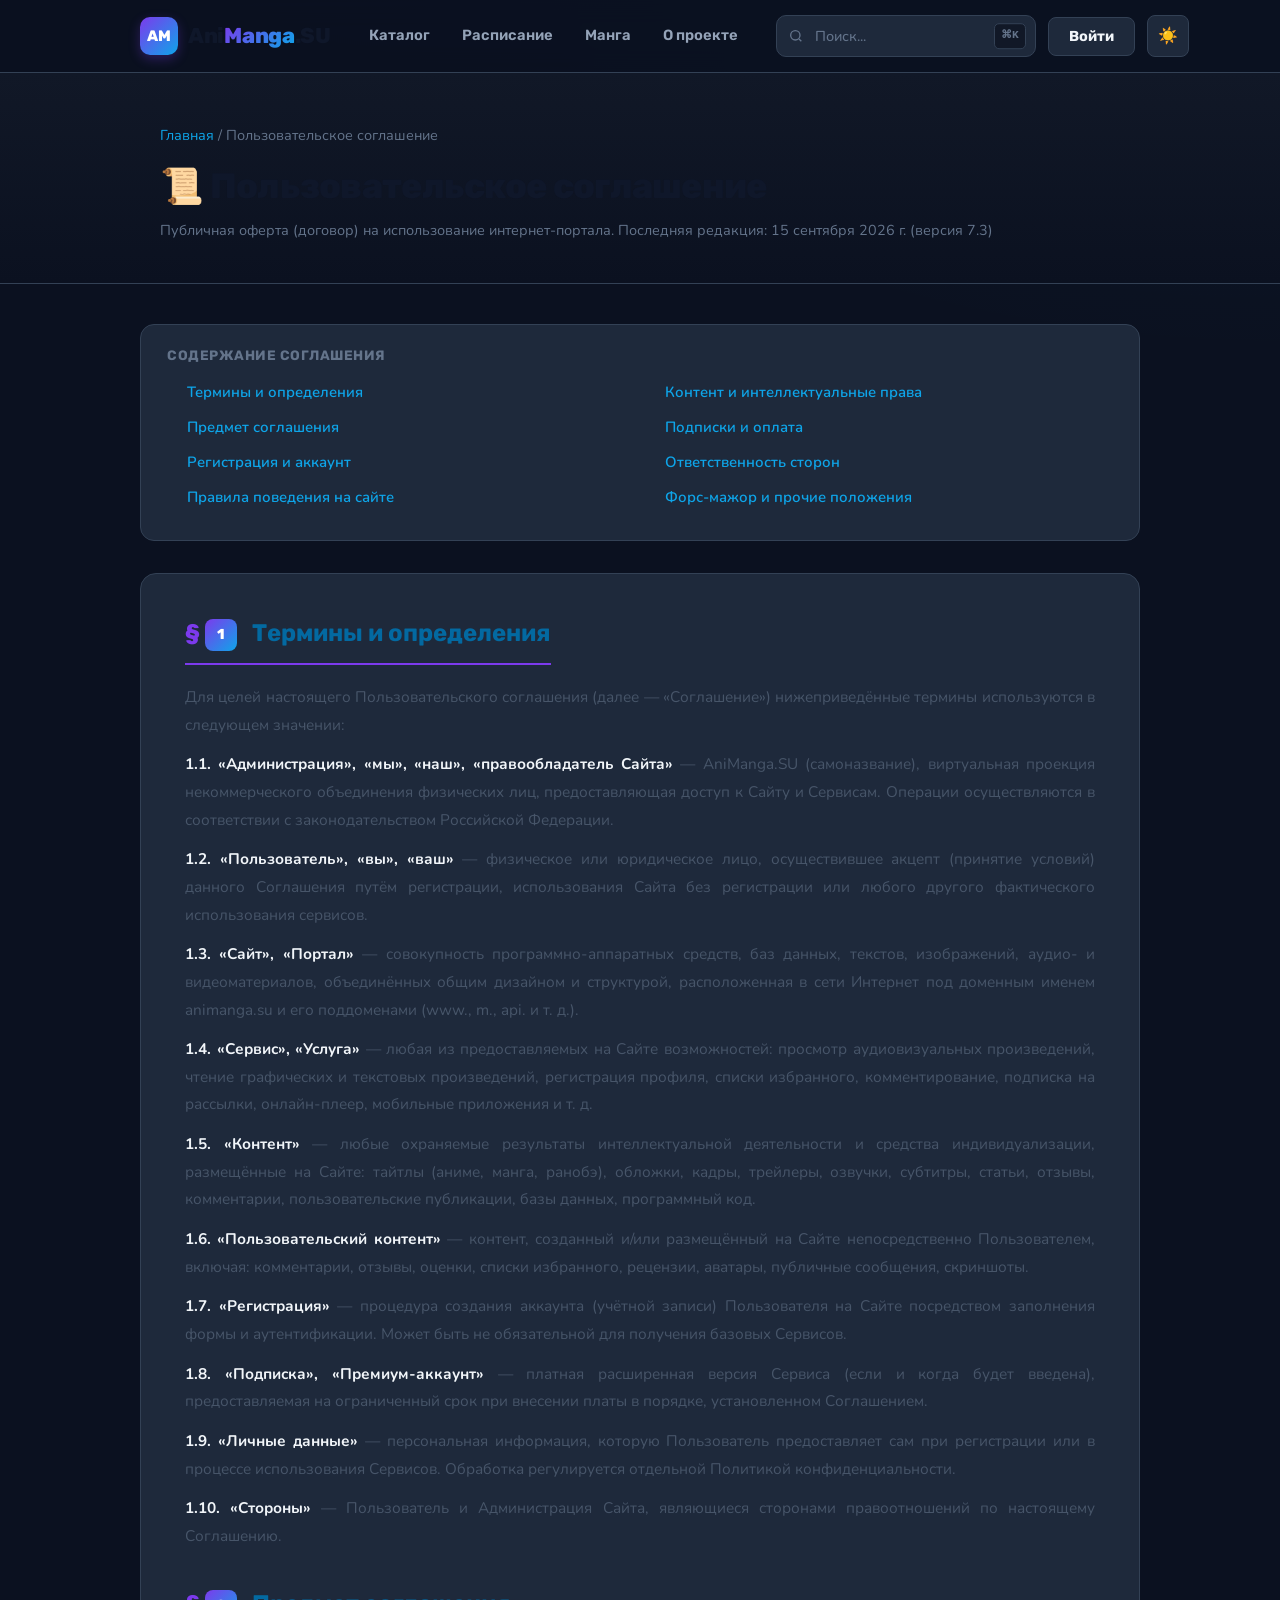
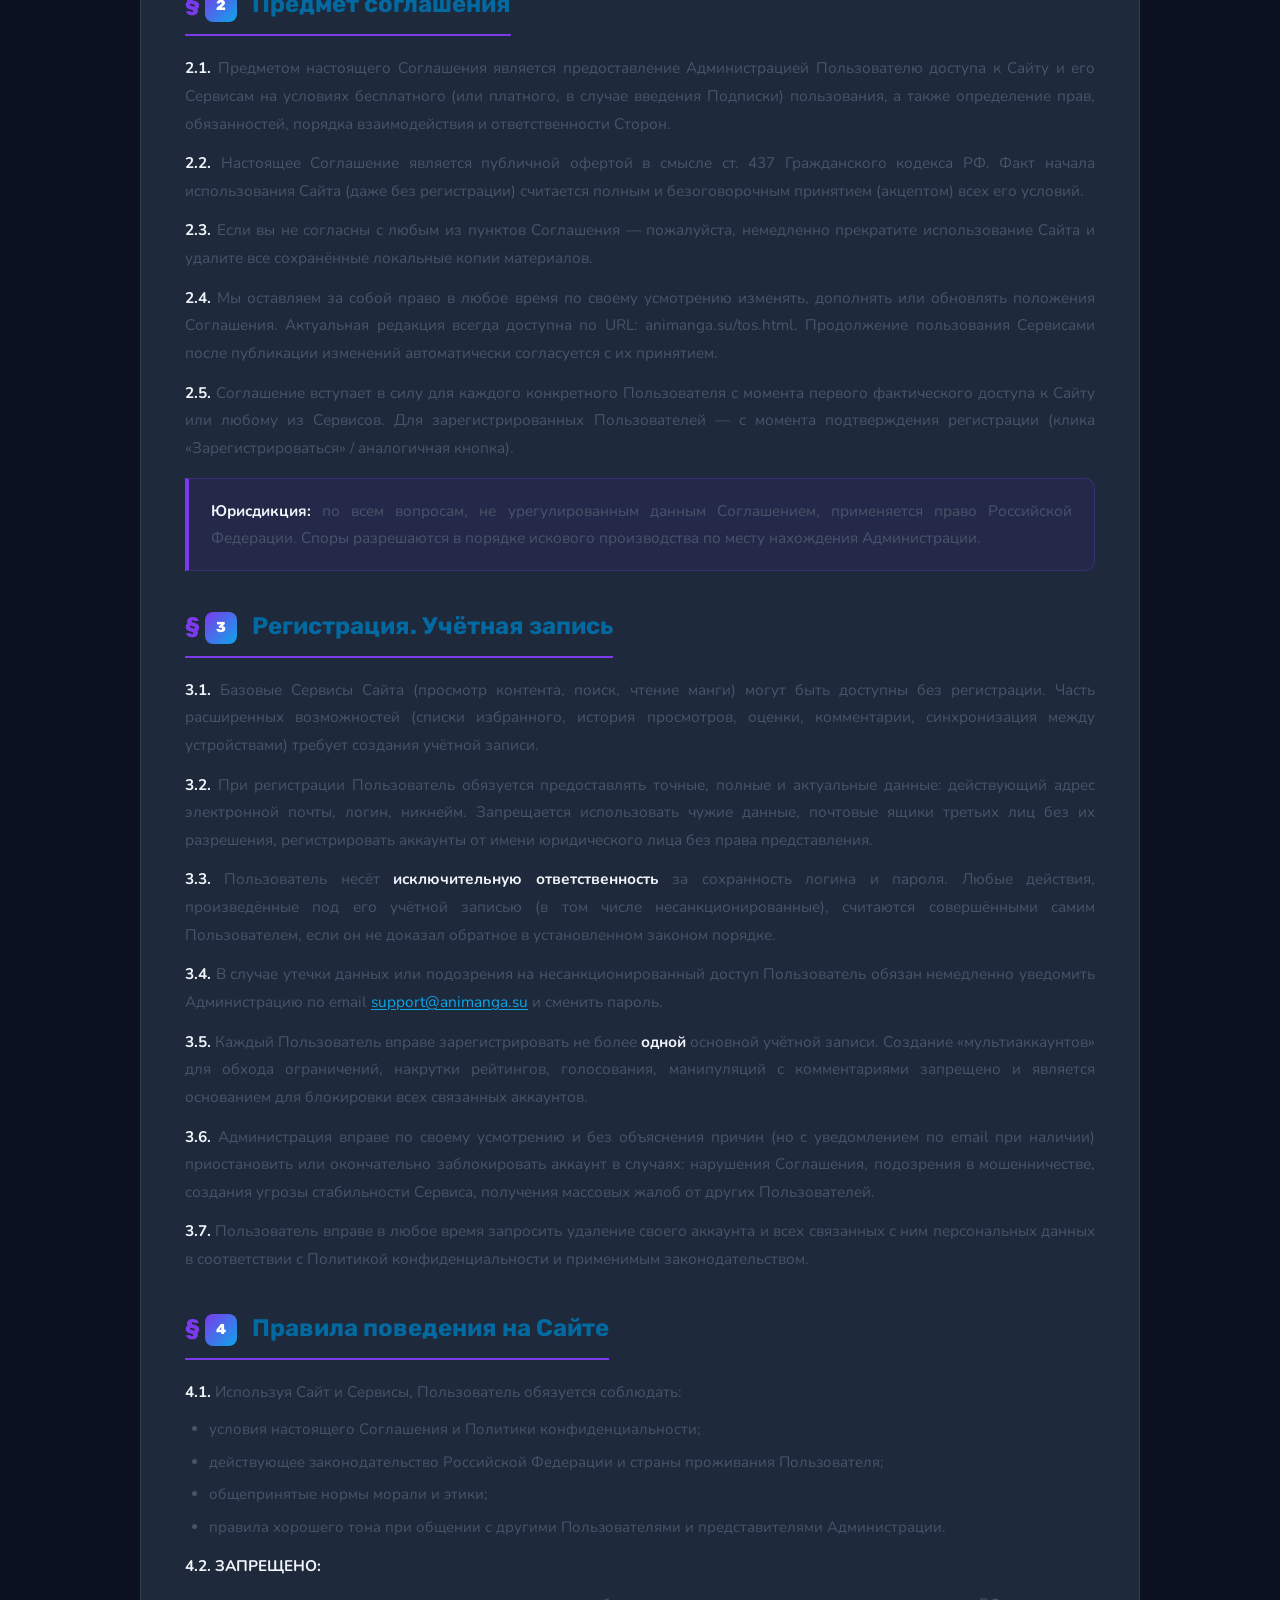
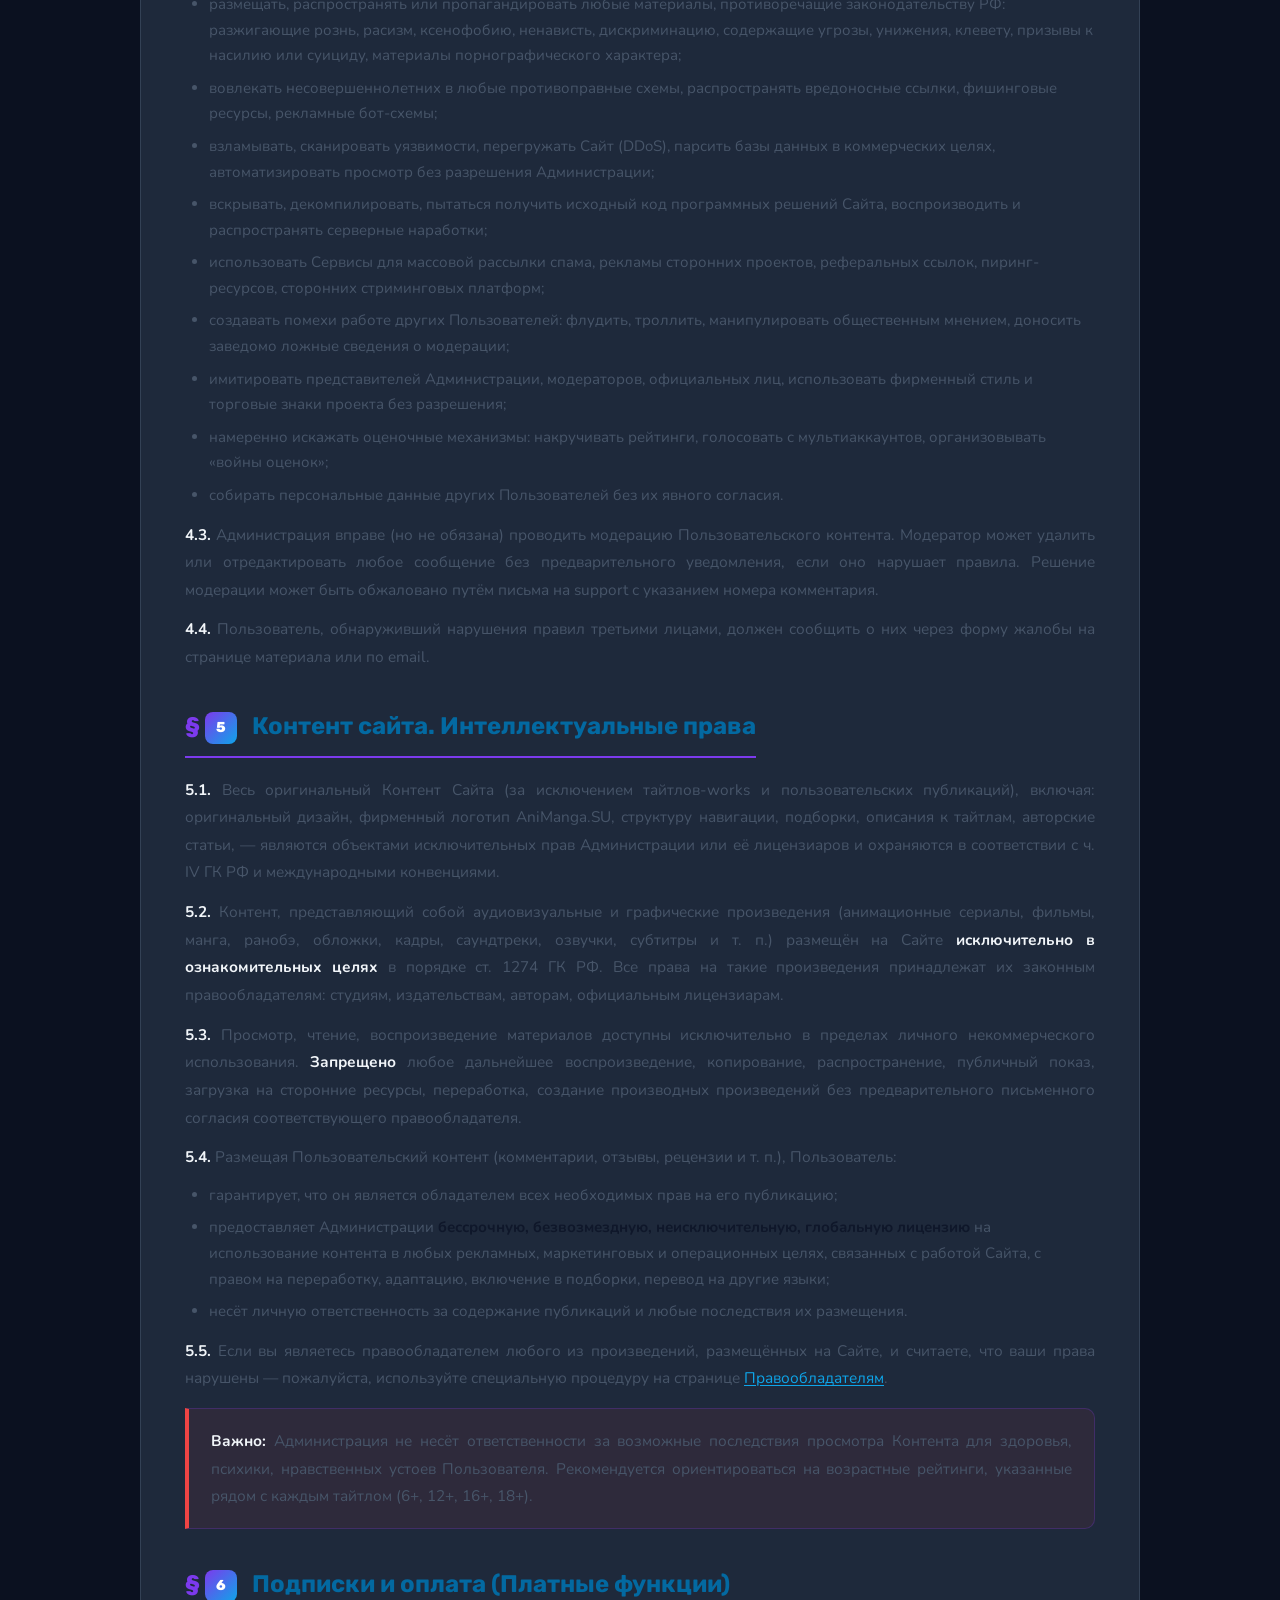
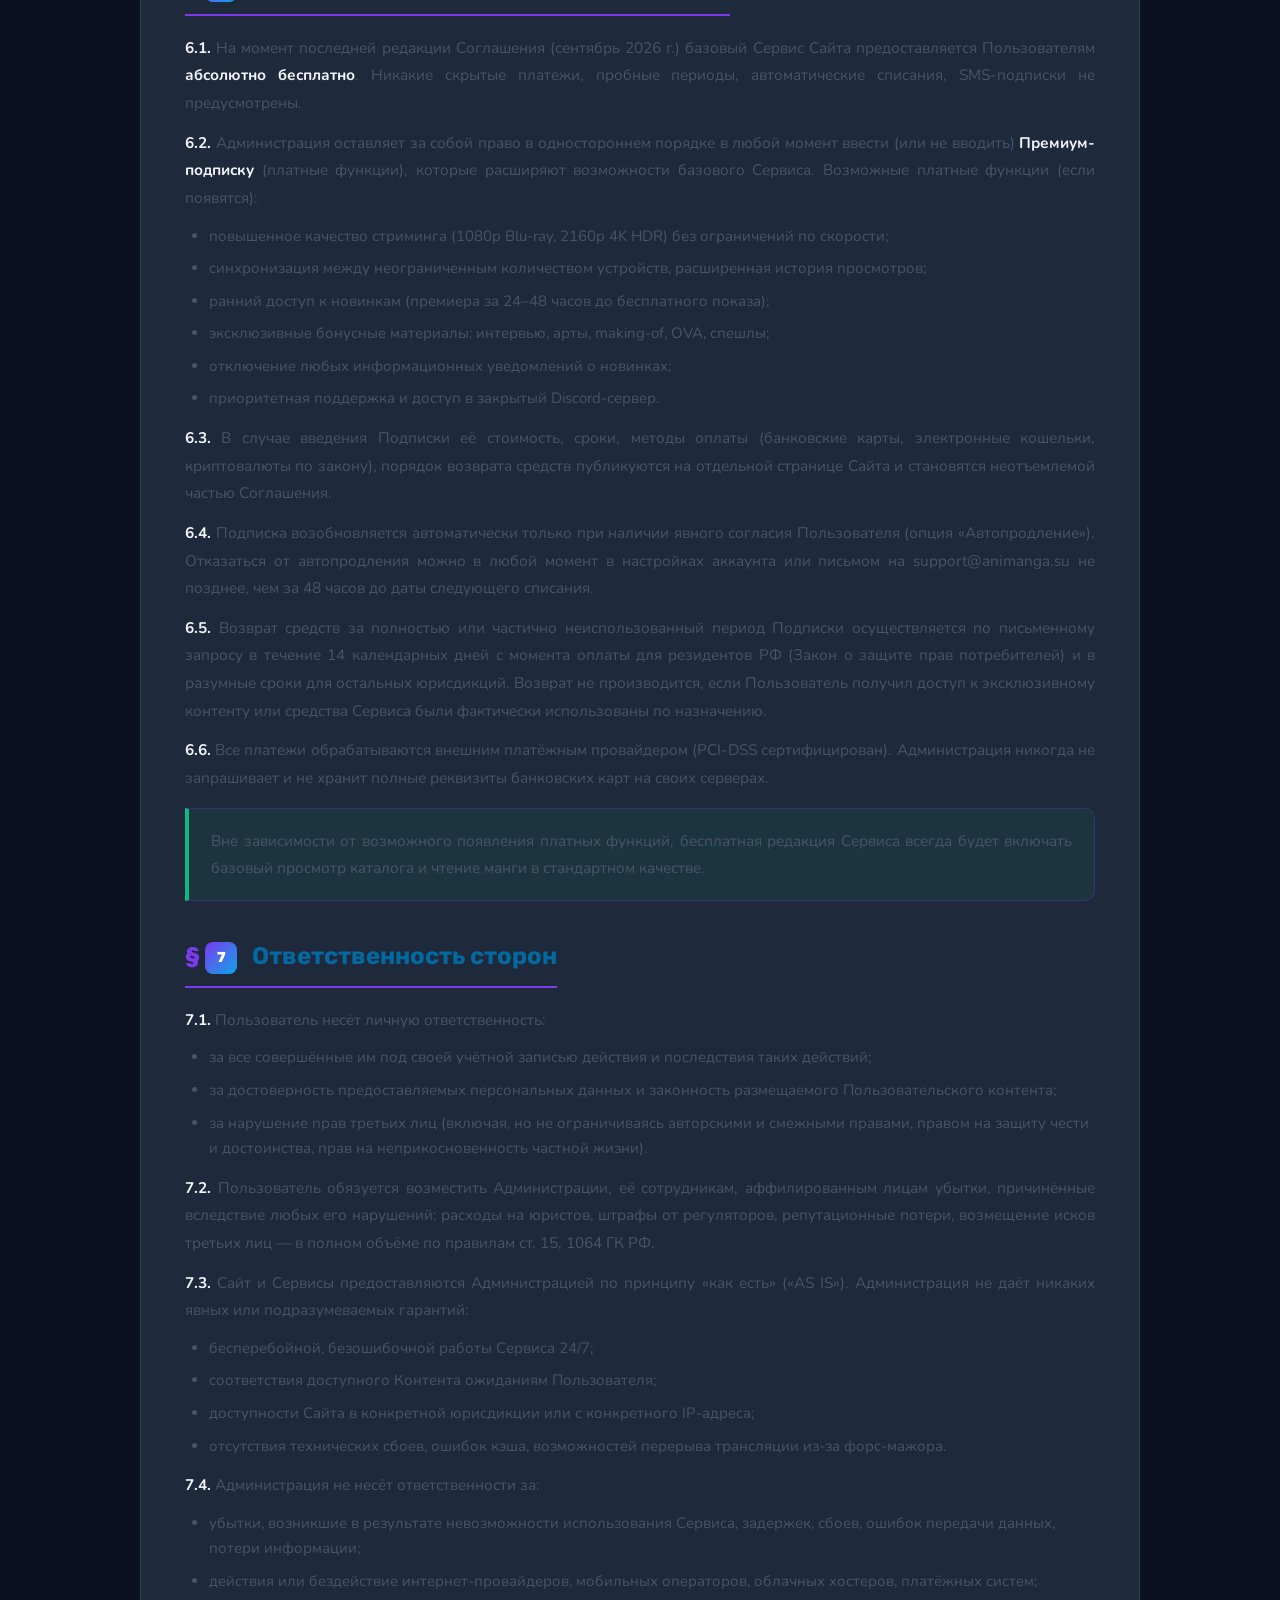
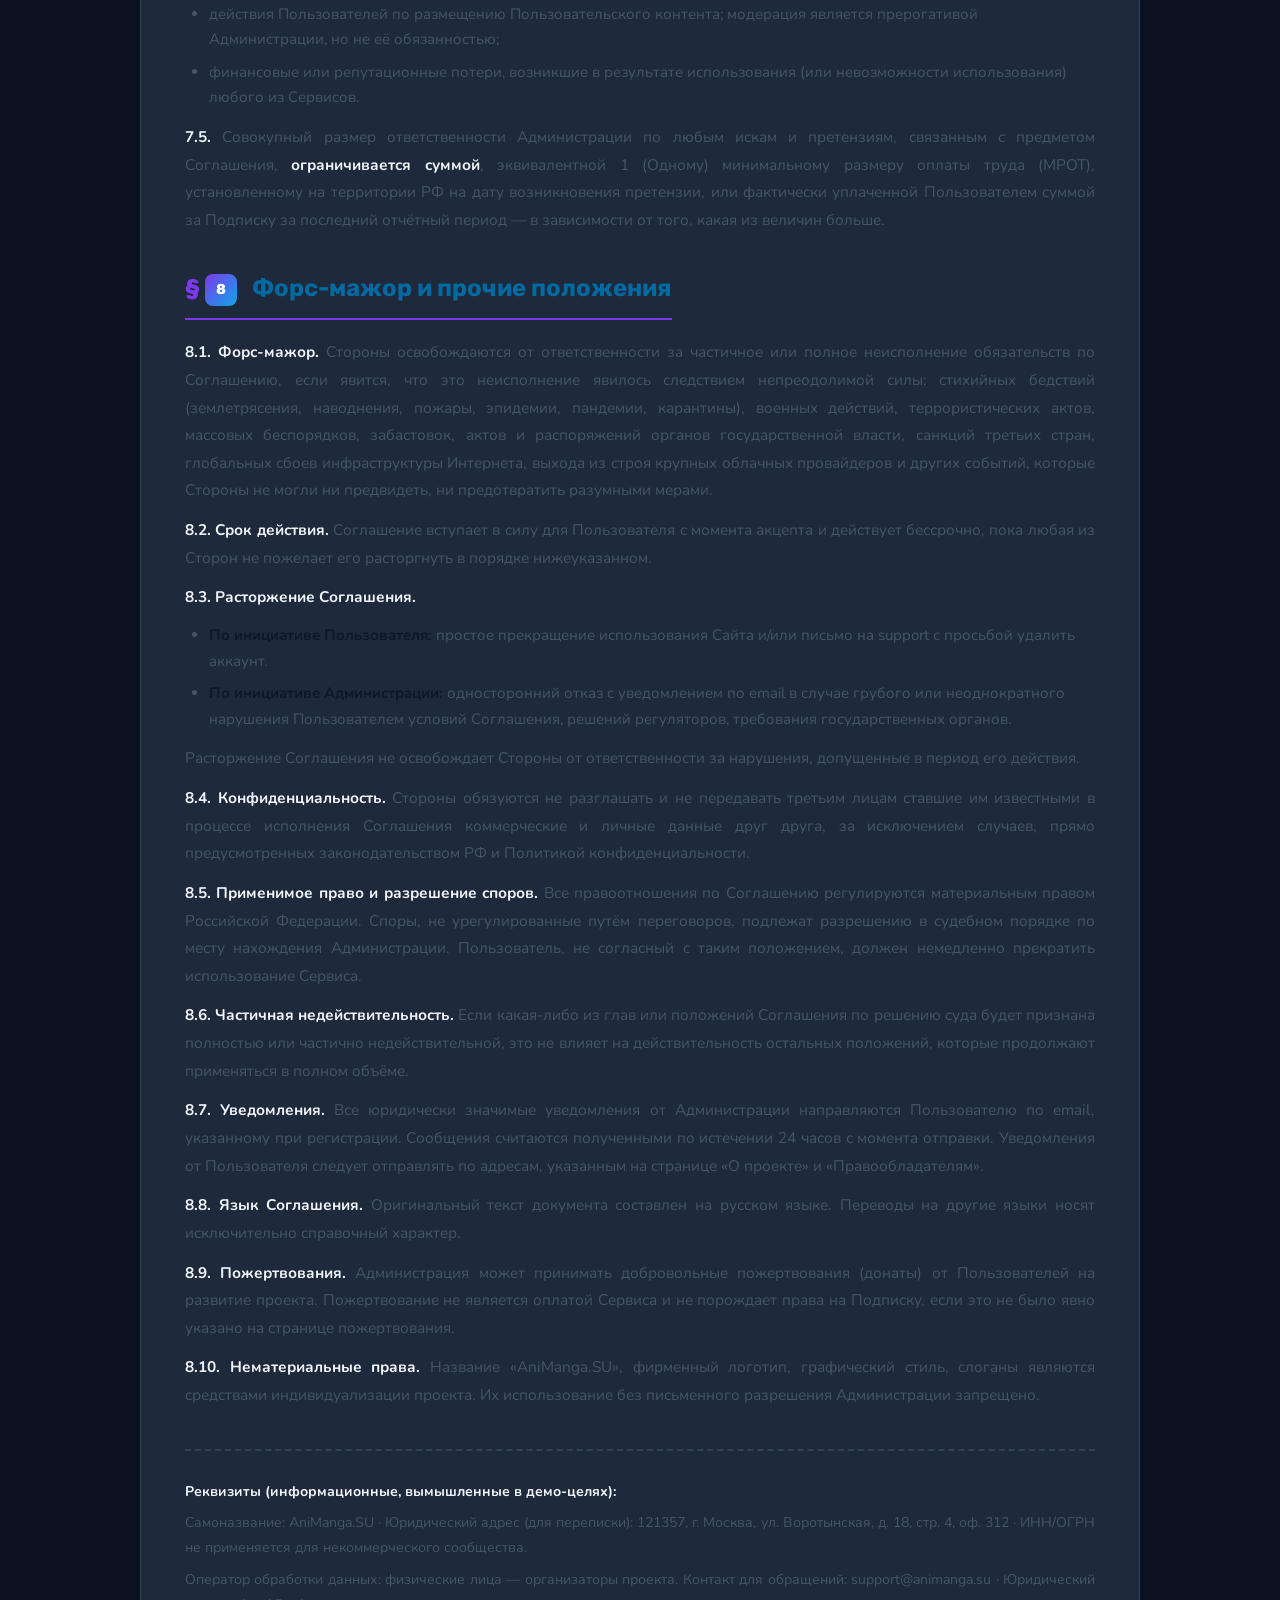
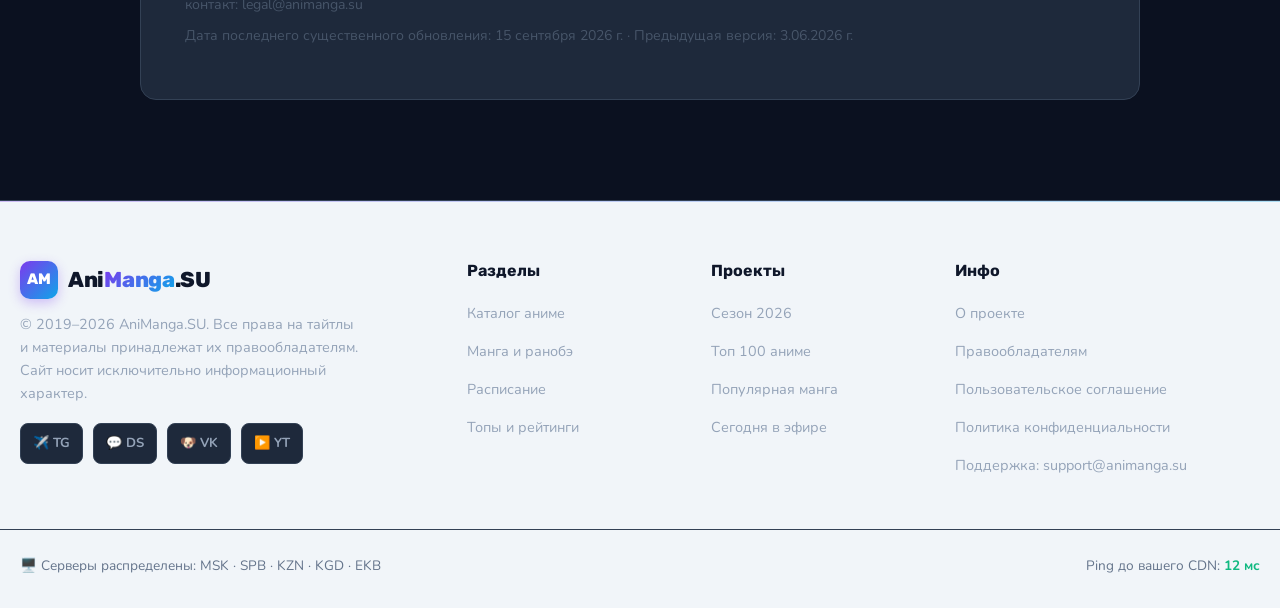
<file: web-root/tos.html>
<!DOCTYPE html>
<html lang="ru">
<head>
    <meta charset="UTF-8" />
    <meta name="viewport" content="width=device-width, initial-scale=1.0" />
    <meta name="description" content="Пользовательское соглашение AniManga.SU — правила использования портала, регистрации, подписки, ответственность сторон. Последнее обновление: 15 сентября 2026 г." />
    <meta name="keywords" content="пользовательское соглашение, условия использования, terms of service, правила сайта, лицензионное соглашение animanga" />
    <meta name="theme-color" content="#0b1120" />
    <meta property="og:title" content="Пользовательское соглашение | AniManga.SU" />
    <meta property="og:description" content="Правила использования портала AniManga.SU, права и обязанности пользователей, ответственность сторон, форс-мажор." />
    <meta property="og:image" content="https://coresg-normal.trae.ai/api/ide/v1/text_to_image?prompt=legal%20contract%20document%20sign%20stamp%20agreement&image_size=landscape_16_9" />
    <meta property="og:type" content="website" />
    <title>Пользовательское соглашение | AniManga.SU</title>
    <link rel="icon" type="image/svg+xml" href="favicon.svg" />
    <link rel="preconnect" href="https://fonts.googleapis.com" />
    <link rel="preconnect" href="https://fonts.gstatic.com" crossorigin />
    <link href="https://fonts.googleapis.com/css2?family=Nunito:wght@400;600;700;800&family=Rubik:wght@400;500;700&display=swap" rel="stylesheet" />
    <link rel="stylesheet" href="css/style.css" />
    <style>
        :root {
            --bg-primary: #0b1120;
            --bg-secondary: #111827;
            --bg-card: #1e293b;
            --bg-card-hover: #263449;
            --text-primary: #f1f5f9;
            --text-secondary: #94a3b8;
            --text-muted: #64748b;
            --accent-primary: #7c3aed;
            --accent-secondary: #0ea5e9;
            --accent-gradient: linear-gradient(135deg, #7c3aed 0%, #0ea5e9 100%);
            --border-color: #334155;
            --success: #10b981;
            --warning: #f59e0b;
            --danger: #ef4444;
        }
        body { font-family: 'Nunito', sans-serif; background-color: var(--bg-primary); color: var(--text-primary); line-height: 1.75; min-height: 100vh; }
        h1, h2, h3, h4, h5 { font-family: 'Rubik', sans-serif; }
        .container { max-width: 1000px; margin: 0 auto; padding: 0 20px; }
        .header { background: rgba(11,17,32,0.95); backdrop-filter: blur(12px); border-bottom: 1px solid var(--border-color); position: sticky; top: 0; z-index: 100; }
        .header-inner { display: flex; align-items: center; justify-content: space-between; padding: 16px 0; gap: 24px; }
        .logo { display: flex; align-items: center; gap: 10px; text-decoration: none; color: var(--text-primary); font-weight: 800; font-size: 1.3rem; }
        .logo-mark { width: 38px; height: 38px; background: var(--accent-gradient); border-radius: 10px; display: flex; align-items: center; justify-content: center; color: white; font-weight: 800; font-size: 0.95rem; box-shadow: 0 4px 12px rgba(124,58,237,0.3); }
        .logo-text { letter-spacing: -0.3px; }
        .accent { background: var(--accent-gradient); -webkit-background-clip: text; -webkit-text-fill-color: transparent; background-clip: text; }
        .nav { display: flex; gap: 4px; }
        .nav-link { color: var(--text-secondary); text-decoration: none; padding: 8px 14px; border-radius: 8px; font-weight: 600; font-size: 0.92rem; transition: all 0.2s; font-family: 'Rubik', sans-serif; }
        .nav-link:hover { color: var(--text-primary); background: var(--bg-card); }
        .nav-link.active { color: white; background: var(--accent-gradient); box-shadow: 0 2px 8px rgba(124,58,237,0.35); }
        .header-right { display: flex; align-items: center; gap: 12px; }
        .search-wrapper { position: relative; display: flex; align-items: center; }
        .search-wrapper svg { position: absolute; left: 12px; color: var(--text-muted); }
        .search-input { padding: 10px 38px 10px 38px; background: var(--bg-card); border: 1px solid var(--border-color); border-radius: 10px; color: var(--text-primary); outline: none; width: 260px; font-size: 0.9rem; font-family: 'Nunito', sans-serif; }
        .search-input:focus { border-color: var(--accent-primary); }
        .search-input::placeholder { color: var(--text-muted); }
        .kbd-k { position: absolute; right: 10px; background: var(--bg-secondary); border: 1px solid var(--border-color); padding: 2px 6px; border-radius: 5px; font-size: 0.7rem; color: var(--text-muted); }
        .btn-signin { padding: 10px 20px; background: var(--bg-card); color: var(--text-primary); border: 1px solid var(--border-color); border-radius: 8px; font-weight: 700; font-size: 0.9rem; cursor: pointer; font-family: 'Rubik', sans-serif; transition: all 0.2s; }
        .btn-signin:hover { background: var(--accent-primary); border-color: var(--accent-primary); }
        .theme-toggle { padding: 10px; background: var(--bg-card); border: 1px solid var(--border-color); border-radius: 8px; cursor: pointer; font-size: 1rem; }
        .theme-toggle:hover { background: var(--bg-card-hover); }
        .hero { background: linear-gradient(180deg, var(--bg-secondary) 0%, var(--bg-primary) 100%); padding: 50px 0 40px; border-bottom: 1px solid var(--border-color); }
        .hero h1 { font-size: 2.2rem; font-weight: 800; letter-spacing: -0.7px; margin-bottom: 10px; }
        .hero .meta { color: var(--text-muted); font-size: 0.9rem; }
        .breadcrumbs { color: var(--text-muted); font-size: 0.9rem; margin-bottom: 16px; }
        .breadcrumbs a { color: var(--accent-secondary); text-decoration: none; }
        .content { padding: 40px 0 60px; }
        .toc { background: var(--bg-card); border: 1px solid var(--border-color); border-radius: 14px; padding: 22px 26px; margin-bottom: 32px; }
        .toc h4 { font-size: 0.85rem; text-transform: uppercase; letter-spacing: 0.5px; color: var(--text-muted); margin-bottom: 14px; }
        .toc ol { columns: 2; column-gap: 30px; padding-left: 20px; }
        .toc li { margin-bottom: 7px; break-inside: avoid; }
        .toc a { color: var(--accent-secondary); text-decoration: none; font-weight: 600; font-size: 0.93rem; }
        .toc a:hover { text-decoration: underline; }
        .doc-body { background: var(--bg-card); border: 1px solid var(--border-color); border-radius: 16px; padding: 44px; }
        .doc-body .chapter { margin-bottom: 40px; scroll-margin-top: 90px; }
        .doc-body .chapter:last-child { margin-bottom: 0; }
        .doc-body h2 { font-size: 1.5rem; margin: 0 0 18px; padding-bottom: 12px; border-bottom: 2px solid var(--accent-primary); display: inline-block; }
        .doc-body h3 { font-size: 1.05rem; margin: 22px 0 10px; color: var(--text-primary); }
        .doc-body p { color: var(--text-secondary); margin-bottom: 12px; font-size: 0.96rem; text-align: justify; }
        .doc-body p strong { color: var(--text-primary); }
        .doc-body ul, .doc-body ol { color: var(--text-secondary); margin: 12px 0 12px 24px; }
        .doc-body li { margin-bottom: 7px; font-size: 0.94rem; }
        .ch-num { display:inline-block; min-width:32px; height:32px; border-radius:8px; background: var(--accent-gradient); color: white; font-weight:800; font-size:0.9rem; margin-right:10px; vertical-align: middle; text-align:center; line-height:32px; }
        .highlight-box { padding: 18px 22px; background: rgba(124,58,237,0.08); border-left: 4px solid var(--accent-primary); border-radius: 0 10px 10px 0; margin: 16px 0; }
        .highlight-box.danger { background: rgba(239,68,68,0.08); border-left-color: var(--danger); }
        .highlight-box.ok { background: rgba(16,185,129,0.08); border-left-color: var(--success); }
        .legal-info { margin-top: 40px; padding-top: 28px; border-top: 2px dashed var(--border-color); font-size: 0.88rem; color: var(--text-muted); }
        .legal-info p { color: var(--text-muted); margin-bottom: 6px; font-size: 0.88rem; }
        .footer { background: var(--bg-secondary); border-top: 1px solid var(--border-color); padding: 60px 0 30px; margin-top: 40px; }
        .footer-inner { display: grid; grid-template-columns: 2fr 1fr 1fr 1.5fr; gap: 40px; margin-bottom: 40px; max-width: 1400px; margin-left: auto; margin-right: auto; padding: 0 20px; }
        .footer-inner h5 { font-size: 1rem; font-weight: 700; margin-bottom: 18px; }
        .footer-inner ul { list-style: none; }
        .footer-inner ul li { margin-bottom: 10px; }
        .footer-inner ul li a { color: var(--text-secondary); text-decoration: none; font-size: 0.9rem; transition: color 0.2s; }
        .footer-inner ul li a:hover { color: var(--accent-secondary); }
        .footer-desc { color: var(--text-secondary); font-size: 0.9rem; margin-top: 14px; line-height: 1.6; max-width: 340px; }
        .mb { margin-bottom: 12px; }
        .socials { display: flex; gap: 10px; margin-top: 18px; }
        .socials a { padding: 8px 12px; background: var(--bg-card); border: 1px solid var(--border-color); border-radius: 8px; color: var(--text-secondary); text-decoration: none; font-size: 0.82rem; font-weight: 700; transition: all 0.2s; }
        .socials a:hover { background: var(--accent-primary); color: white; border-color: var(--accent-primary); }
        .footer-bottom { border-top: 1px solid var(--border-color); padding-top: 24px; display: flex; justify-content: space-between; align-items: center; flex-wrap: wrap; gap: 16px; color: var(--text-muted); font-size: 0.85rem; max-width: 1400px; margin: 0 auto; padding-left: 20px; padding-right: 20px; }
        .ping { color: var(--success); font-weight: 700; }
        @media (max-width: 1024px) {
            .nav.desktop { display: none; }
            .footer-inner { grid-template-columns: 1fr 1fr; }
            .toc ol { columns: 1; }
        }
        @media (max-width: 640px) {
            .hero h1 { font-size: 1.7rem; }
            .search-input { width: 160px; }
            .footer-inner { grid-template-columns: 1fr; }
            .header-inner { flex-wrap: wrap; }
            .doc-body { padding: 22px; }
        }
    </style>
</head>
<body>

<header class="header">
    <div class="container header-inner">
        <a href="index.html" class="logo">
            <span class="logo-mark">AM</span>
            <span class="logo-text">Ani<span class="accent">Manga</span>.SU</span>
        </a>
        <nav class="nav desktop">
            <a href="projects.html" class="nav-link">Каталог</a>
            <a href="schedule.html" class="nav-link">Расписание</a>
            <a href="manga.html" class="nav-link">Манга</a>
            <a href="about.html" class="nav-link">О проекте</a>
        </nav>
        <div class="header-right">
            <div class="search-wrapper">
                <svg viewBox="0 0 24 24" width="16" height="16" fill="none" stroke="currentColor" stroke-width="2"><circle cx="11" cy="11" r="7"/><path d="m20 20-3.5-3.5"/></svg>
                <input type="text" placeholder="Поиск..." class="search-input" />
                <kbd class="kbd-k">⌘K</kbd>
            </div>
            <button class="btn-signin">Войти</button>
            <button class="theme-toggle" title="Тема">🌙</button>
        </div>
    </div>
</header>

<section class="hero">
    <div class="container">
        <div class="breadcrumbs"><a href="index.html">Главная</a> / Пользовательское соглашение</div>
        <h1>📜 Пользовательское соглашение</h1>
        <p class="meta">Публичная оферта (договор) на использование интернет-портала. Последняя редакция: 15 сентября 2026 г. (версия 7.3)</p>
    </div>
</section>

<div class="container content">
    <nav class="toc">
        <h4>Содержание соглашения</h4>
        <ol>
            <li><a href="#ch1">Термины и определения</a></li>
            <li><a href="#ch2">Предмет соглашения</a></li>
            <li><a href="#ch3">Регистрация и аккаунт</a></li>
            <li><a href="#ch4">Правила поведения на сайте</a></li>
            <li><a href="#ch5">Контент и интеллектуальные права</a></li>
            <li><a href="#ch6">Подписки и оплата</a></li>
            <li><a href="#ch7">Ответственность сторон</a></li>
            <li><a href="#ch8">Форс-мажор и прочие положения</a></li>
        </ol>
    </nav>

    <article class="doc-body">
        <section class="chapter" id="ch1">
            <h2><span class="ch-num">1</span> Термины и определения</h2>
            <p>Для целей настоящего Пользовательского соглашения (далее — «Соглашение») нижеприведённые термины используются в следующем значении:</p>
            <p><strong>1.1. «Администрация», «мы», «наш», «правообладатель Сайта»</strong> — АniManga.SU (самоназвание), виртуальная проекция некоммерческого объединения физических лиц, предоставляющая доступ к Сайту и Сервисам. Операции осуществляются в соответствии с законодательством Российской Федерации.</p>
            <p><strong>1.2. «Пользователь», «вы», «ваш»</strong> — физическое или юридическое лицо, осуществившее акцепт (принятие условий) данного Соглашения путём регистрации, использования Сайта без регистрации или любого другого фактического использования сервисов.</p>
            <p><strong>1.3. «Сайт», «Портал»</strong> — совокупность программно-аппаратных средств, баз данных, текстов, изображений, аудио- и видеоматериалов, объединённых общим дизайном и структурой, расположенная в сети Интернет под доменным именем animanga.su и его поддоменами (www., m., api. и т. д.).</p>
            <p><strong>1.4. «Сервис», «Услуга»</strong> — любая из предоставляемых на Сайте возможностей: просмотр аудиовизуальных произведений, чтение графических и текстовых произведений, регистрация профиля, списки избранного, комментирование, подписка на рассылки, онлайн-плеер, мобильные приложения и т. д.</p>
            <p><strong>1.5. «Контент»</strong> — любые охраняемые результаты интеллектуальной деятельности и средства индивидуализации, размещённые на Сайте: тайтлы (аниме, манга, ранобэ), обложки, кадры, трейлеры, озвучки, субтитры, статьи, отзывы, комментарии, пользовательские публикации, базы данных, программный код.</p>
            <p><strong>1.6. «Пользовательский контент»</strong> — контент, созданный и/или размещённый на Сайте непосредственно Пользователем, включая: комментарии, отзывы, оценки, списки избранного, рецензии, аватары, публичные сообщения, скриншоты.</p>
            <p><strong>1.7. «Регистрация»</strong> — процедура создания аккаунта (учётной записи) Пользователя на Сайте посредством заполнения формы и аутентификации. Может быть не обязательной для получения базовых Сервисов.</p>
            <p><strong>1.8. «Подписка», «Премиум-аккаунт»</strong> — платная расширенная версия Сервиса (если и когда будет введена), предоставляемая на ограниченный срок при внесении платы в порядке, установленном Соглашением.</p>
            <p><strong>1.9. «Личные данные»</strong> — персональная информация, которую Пользователь предоставляет сам при регистрации или в процессе использования Сервисов. Обработка регулируется отдельной Политикой конфиденциальности.</p>
            <p><strong>1.10. «Стороны»</strong> — Пользователь и Администрация Сайта, являющиеся сторонами правоотношений по настоящему Соглашению.</p>
        </section>

        <section class="chapter" id="ch2">
            <h2><span class="ch-num">2</span> Предмет соглашения</h2>
            <p><strong>2.1.</strong> Предметом настоящего Соглашения является предоставление Администрацией Пользователю доступа к Сайту и его Сервисам на условиях бесплатного (или платного, в случае введения Подписки) пользования, а также определение прав, обязанностей, порядка взаимодействия и ответственности Сторон.</p>
            <p><strong>2.2.</strong> Настоящее Соглашение является публичной офертой в смысле ст. 437 Гражданского кодекса РФ. Факт начала использования Сайта (даже без регистрации) считается полным и безоговорочным принятием (акцептом) всех его условий.</p>
            <p><strong>2.3.</strong> Если вы не согласны с любым из пунктов Соглашения — пожалуйста, немедленно прекратите использование Сайта и удалите все сохранённые локальные копии материалов.</p>
            <p><strong>2.4.</strong> Мы оставляем за собой право в любое время по своему усмотрению изменять, дополнять или обновлять положения Соглашения. Актуальная редакция всегда доступна по URL: animanga.su/tos.html. Продолжение пользования Сервисами после публикации изменений автоматически согласуется с их принятием.</p>
            <p><strong>2.5.</strong> Соглашение вступает в силу для каждого конкретного Пользователя с момента первого фактического доступа к Сайту или любому из Сервисов. Для зарегистрированных Пользователей — с момента подтверждения регистрации (клика «Зарегистрироваться» / аналогичная кнопка).</p>
            <div class="highlight-box">
                <p style="margin:0;"><strong>Юрисдикция:</strong> по всем вопросам, не урегулированным данным Соглашением, применяется право Российской Федерации. Споры разрешаются в порядке искового производства по месту нахождения Администрации.</p>
            </div>
        </section>

        <section class="chapter" id="ch3">
            <h2><span class="ch-num">3</span> Регистрация. Учётная запись</h2>
            <p><strong>3.1.</strong> Базовые Сервисы Сайта (просмотр контента, поиск, чтение манги) могут быть доступны без регистрации. Часть расширенных возможностей (списки избранного, история просмотров, оценки, комментарии, синхронизация между устройствами) требует создания учётной записи.</p>
            <p><strong>3.2.</strong> При регистрации Пользователь обязуется предоставлять точные, полные и актуальные данные: действующий адрес электронной почты, логин, никнейм. Запрещается использовать чужие данные, почтовые ящики третьих лиц без их разрешения, регистрировать аккаунты от имени юридического лица без права представления.</p>
            <p><strong>3.3.</strong> Пользователь несёт <strong>исключительную ответственность</strong> за сохранность логина и пароля. Любые действия, произведённые под его учётной записью (в том числе несанкционированные), считаются совершёнными самим Пользователем, если он не доказал обратное в установленном законом порядке.</p>
            <p><strong>3.4.</strong> В случае утечки данных или подозрения на несанкционированный доступ Пользователь обязан немедленно уведомить Администрацию по email <a href="mailto:support@animanga.su" style="color:var(--accent-secondary);">support@animanga.su</a> и сменить пароль.</p>
            <p><strong>3.5.</strong> Каждый Пользователь вправе зарегистрировать не более <strong>одной</strong> основной учётной записи. Создание «мультиаккаунтов» для обхода ограничений, накрутки рейтингов, голосования, манипуляций с комментариями запрещено и является основанием для блокировки всех связанных аккаунтов.</p>
            <p><strong>3.6.</strong> Администрация вправе по своему усмотрению и без объяснения причин (но с уведомлением по email при наличии) приостановить или окончательно заблокировать аккаунт в случаях: нарушения Соглашения, подозрения в мошенничестве, создания угрозы стабильности Сервиса, получения массовых жалоб от других Пользователей.</p>
            <p><strong>3.7.</strong> Пользователь вправе в любое время запросить удаление своего аккаунта и всех связанных с ним персональных данных в соответствии с Политикой конфиденциальности и применимым законодательством.</p>
        </section>

        <section class="chapter" id="ch4">
            <h2><span class="ch-num">4</span> Правила поведения на Сайте</h2>
            <p><strong>4.1.</strong> Используя Сайт и Сервисы, Пользователь обязуется соблюдать:</p>
            <ul>
                <li>условия настоящего Соглашения и Политики конфиденциальности;</li>
                <li>действующее законодательство Российской Федерации и страны проживания Пользователя;</li>
                <li>общепринятые нормы морали и этики;</li>
                <li>правила хорошего тона при общении с другими Пользователями и представителями Администрации.</li>
            </ul>
            <p><strong>4.2. ЗАПРЕЩЕНО:</strong></p>
            <ul>
                <li>размещать, распространять или пропагандировать любые материалы, противоречащие законодательству РФ: разжигающие рознь, расизм, ксенофобию, ненависть, дискриминацию, содержащие угрозы, унижения, клевету, призывы к насилию или суициду, материалы порнографического характера;</li>
                <li>вовлекать несовершеннолетних в любые противоправные схемы, распространять вредоносные ссылки, фишинговые ресурсы, рекламные бот-схемы;</li>
                <li>взламывать, сканировать уязвимости, перегружать Сайт (DDoS), парсить базы данных в коммерческих целях, автоматизировать просмотр без разрешения Администрации;</li>
                <li>вскрывать, декомпилировать, пытаться получить исходный код программных решений Сайта, воспроизводить и распространять серверные наработки;</li>
                <li>использовать Сервисы для массовой рассылки спама, рекламы сторонних проектов, реферальных ссылок, пиринг-ресурсов, сторонних стриминговых платформ;</li>
                <li>создавать помехи работе других Пользователей: флудить, троллить, манипулировать общественным мнением, доносить заведомо ложные сведения о модерации;</li>
                <li>имитировать представителей Администрации, модераторов, официальных лиц, использовать фирменный стиль и торговые знаки проекта без разрешения;</li>
                <li>намеренно искажать оценочные механизмы: накручивать рейтинги, голосовать с мультиаккаунтов, организовывать «войны оценок»;</li>
                <li>собирать персональные данные других Пользователей без их явного согласия.</li>
            </ul>
            <p><strong>4.3.</strong> Администрация вправе (но не обязана) проводить модерацию Пользовательского контента. Модератор может удалить или отредактировать любое сообщение без предварительного уведомления, если оно нарушает правила. Решение модерации может быть обжаловано путём письма на support с указанием номера комментария.</p>
            <p><strong>4.4.</strong> Пользователь, обнаруживший нарушения правил третьими лицами, должен сообщить о них через форму жалобы на странице материала или по email.</p>
        </section>

        <section class="chapter" id="ch5">
            <h2><span class="ch-num">5</span> Контент сайта. Интеллектуальные права</h2>
            <p><strong>5.1.</strong> Весь оригинальный Контент Сайта (за исключением тайтлов-works и пользовательских публикаций), включая: оригинальный дизайн, фирменный логотип AniManga.SU, структуру навигации, подборки, описания к тайтлам, авторские статьи, — являются объектами исключительных прав Администрации или её лицензиаров и охраняются в соответствии с ч. IV ГК РФ и международными конвенциями.</p>
            <p><strong>5.2.</strong> Контент, представляющий собой аудиовизуальные и графические произведения (анимационные сериалы, фильмы, манга, ранобэ, обложки, кадры, саундтреки, озвучки, субтитры и т. п.) размещён на Сайте <strong>исключительно в ознакомительных целях</strong> в порядке ст. 1274 ГК РФ. Все права на такие произведения принадлежат их законным правообладателям: студиям, издательствам, авторам, официальным лицензиарам.</p>
            <p><strong>5.3.</strong> Просмотр, чтение, воспроизведение материалов доступны исключительно в пределах личного некоммерческого использования. <strong>Запрещено</strong> любое дальнейшее воспроизведение, копирование, распространение, публичный показ, загрузка на сторонние ресурсы, переработка, создание производных произведений без предварительного письменного согласия соответствующего правообладателя.</p>
            <p><strong>5.4.</strong> Размещая Пользовательский контент (комментарии, отзывы, рецензии и т. п.), Пользователь:</p>
            <ul>
                <li>гарантирует, что он является обладателем всех необходимых прав на его публикацию;</li>
                <li>предоставляет Администрации <strong>бессрочную, безвозмездную, неисключительную, глобальную лицензию</strong> на использование контента в любых рекламных, маркетинговых и операционных целях, связанных с работой Сайта, с правом на переработку, адаптацию, включение в подборки, перевод на другие языки;</li>
                <li>несёт личную ответственность за содержание публикаций и любые последствия их размещения.</li>
            </ul>
            <p><strong>5.5.</strong> Если вы являетесь правообладателем любого из произведений, размещённых на Сайте, и считаете, что ваши права нарушены — пожалуйста, используйте специальную процедуру на странице <a href="copyright.html" style="color:var(--accent-secondary);">Правообладателям</a>.</p>
            <div class="highlight-box danger">
                <p style="margin:0;"><strong>Важно:</strong> Администрация не несёт ответственности за возможные последствия просмотра Контента для здоровья, психики, нравственных устоев Пользователя. Рекомендуется ориентироваться на возрастные рейтинги, указанные рядом с каждым тайтлом (6+, 12+, 16+, 18+).</p>
            </div>
        </section>

        <section class="chapter" id="ch6">
            <h2><span class="ch-num">6</span> Подписки и оплата (Платные функции)</h2>
            <p><strong>6.1.</strong> На момент последней редакции Соглашения (сентябрь 2026 г.) базовый Сервис Сайта предоставляется Пользователям <strong>абсолютно бесплатно</strong>. Никакие скрытые платежи, пробные периоды, автоматические списания, SMS-подписки не предусмотрены.</p>
            <p><strong>6.2.</strong> Администрация оставляет за собой право в одностороннем порядке в любой момент ввести (или не вводить) <strong>Премиум-подписку</strong> (платные функции), которые расширяют возможности базового Сервиса. Возможные платные функции (если появятся):</p>
            <ul>
                <li>повышенное качество стриминга (1080p Blu-ray, 2160p 4K HDR) без ограничений по скорости;</li>
                <li>синхронизация между неограниченным количеством устройств, расширенная история просмотров;</li>
                <li>ранний доступ к новинкам (премиера за 24–48 часов до бесплатного показа);</li>
                <li>эксклюзивные бонусные материалы: интервью, арты, making-of, OVA, спешлы;</li>
                <li>отключение любых информационных уведомлений о новинках;</li>
                <li>приоритетная поддержка и доступ в закрытый Discord-сервер.</li>
            </ul>
            <p><strong>6.3.</strong> В случае введения Подписки её стоимость, сроки, методы оплаты (банковские карты, электронные кошельки, криптовалюты по закону), порядок возврата средств публикуются на отдельной странице Сайта и становятся неотъемлемой частью Соглашения.</p>
            <p><strong>6.4.</strong> Подписка возобновляется автоматически только при наличии явного согласия Пользователя (опция «Автопродление»). Отказаться от автопродления можно в любой момент в настройках аккаунта или письмом на support@animanga.su не позднее, чем за 48 часов до даты следующего списания.</p>
            <p><strong>6.5.</strong> Возврат средств за полностью или частично неиспользованный период Подписки осуществляется по письменному запросу в течение 14 календарных дней с момента оплаты для резидентов РФ (Закон о защите прав потребителей) и в разумные сроки для остальных юрисдикций. Возврат не производится, если Пользователь получил доступ к эксклюзивному контенту или средства Сервиса были фактически использованы по назначению.</p>
            <p><strong>6.6.</strong> Все платежи обрабатываются внешним платёжным провайдером (PCI-DSS сертифицирован). Администрация никогда не запрашивает и не хранит полные реквизиты банковских карт на своих серверах.</p>
            <div class="highlight-box ok">
                <p style="margin:0;">Вне зависимости от возможного появления платных функций, бесплатная редакция Сервиса всегда будет включать базовый просмотр каталога и чтение манги в стандартном качестве.</p>
            </div>
        </section>

        <section class="chapter" id="ch7">
            <h2><span class="ch-num">7</span> Ответственность сторон</h2>
            <p><strong>7.1.</strong> Пользователь несёт личную ответственность:</p>
            <ul>
                <li>за все совершённые им под своей учётной записью действия и последствия таких действий;</li>
                <li>за достоверность предоставляемых персональных данных и законность размещаемого Пользовательского контента;</li>
                <li>за нарушение прав третьих лиц (включая, но не ограничиваясь авторскими и смежными правами, правом на защиту чести и достоинства, прав на неприкосновенность частной жизни).</li>
            </ul>
            <p><strong>7.2.</strong> Пользователь обязуется возместить Администрации, её сотрудникам, аффилированным лицам убытки, причинённые вследствие любых его нарушений: расходы на юристов, штрафы от регуляторов, репутационные потери, возмещение исков третьих лиц — в полном объёме по правилам ст. 15, 1064 ГК РФ.</p>
            <p><strong>7.3.</strong> Сайт и Сервисы предоставляются Администрацией по принципу «как есть» («AS IS»). Администрация не даёт никаких явных или подразумеваемых гарантий:</p>
            <ul>
                <li>бесперебойной, безошибочной работы Сервиса 24/7;</li>
                <li>соответствия доступного Контента ожиданиям Пользователя;</li>
                <li>доступности Сайта в конкретной юрисдикции или с конкретного IP-адреса;</li>
                <li>отсутствия технических сбоев, ошибок кэша, возможностей перерыва трансляции из-за форс-мажора.</li>
            </ul>
            <p><strong>7.4.</strong> Администрация не несёт ответственности за:</p>
            <ul>
                <li>убытки, возникшие в результате невозможности использования Сервиса, задержек, сбоев, ошибок передачи данных, потери информации;</li>
                <li>действия или бездействие интернет-провайдеров, мобильных операторов, облачных хостеров, платёжных систем;</li>
                <li>действия Пользователей по размещению Пользовательского контента; модерация является прерогативой Администрации, но не её обязанностью;</li>
                <li>финансовые или репутационные потери, возникшие в результате использования (или невозможности использования) любого из Сервисов.</li>
            </ul>
            <p><strong>7.5.</strong> Совокупный размер ответственности Администрации по любым искам и претензиям, связанным с предметом Соглашения, <strong>ограничивается суммой</strong>, эквивалентной 1 (Одному) минимальному размеру оплаты труда (МРОТ), установленному на территории РФ на дату возникновения претензии, или фактически уплаченной Пользователем суммой за Подписку за последний отчётный период — в зависимости от того, какая из величин больше.</p>
        </section>

        <section class="chapter" id="ch8">
            <h2><span class="ch-num">8</span> Форс-мажор и прочие положения</h2>
            <p><strong>8.1. Форс-мажор.</strong> Стороны освобождаются от ответственности за частичное или полное неисполнение обязательств по Соглашению, если явится, что это неисполнение явилось следствием непреодолимой силы: стихийных бедствий (землетрясения, наводнения, пожары, эпидемии, пандемии, карантины), военных действий, террористических актов, массовых беспорядков, забастовок, актов и распоряжений органов государственной власти, санкций третьих стран, глобальных сбоев инфраструктуры Интернета, выхода из строя крупных облачных провайдеров и других событий, которые Стороны не могли ни предвидеть, ни предотвратить разумными мерами.</p>
            <p><strong>8.2. Срок действия.</strong> Соглашение вступает в силу для Пользователя с момента акцепта и действует бессрочно, пока любая из Сторон не пожелает его расторгнуть в порядке нижеуказанном.</p>
            <p><strong>8.3. Расторжение Соглашения.</strong></p>
            <ul>
                <li><strong>По инициативе Пользователя:</strong> простое прекращение использования Сайта и/или письмо на support с просьбой удалить аккаунт.</li>
                <li><strong>По инициативе Администрации:</strong> односторонний отказ с уведомлением по email в случае грубого или неоднократного нарушения Пользователем условий Соглашения, решений регуляторов, требования государственных органов.</li>
            </ul>
            <p>Расторжение Соглашения не освобождает Стороны от ответственности за нарушения, допущенные в период его действия.</p>
            <p><strong>8.4. Конфиденциальность.</strong> Стороны обязуются не разглашать и не передавать третьим лицам ставшие им известными в процессе исполнения Соглашения коммерческие и личные данные друг друга, за исключением случаев, прямо предусмотренных законодательством РФ и Политикой конфиденциальности.</p>
            <p><strong>8.5. Применимое право и разрешение споров.</strong> Все правоотношения по Соглашению регулируются материальным правом Российской Федерации. Споры, не урегулированные путём переговоров, подлежат разрешению в судебном порядке по месту нахождения Администрации. Пользователь, не согласный с таким положением, должен немедленно прекратить использование Сервиса.</p>
            <p><strong>8.6. Частичная недействительность.</strong> Если какая-либо из глав или положений Соглашения по решению суда будет признана полностью или частично недействительной, это не влияет на действительность остальных положений, которые продолжают применяться в полном объёме.</p>
            <p><strong>8.7. Уведомления.</strong> Все юридически значимые уведомления от Администрации направляются Пользователю по email, указанному при регистрации. Сообщения считаются полученными по истечении 24 часов с момента отправки. Уведомления от Пользователя следует отправлять по адресам, указанным на странице «О проекте» и «Правообладателям».</p>
            <p><strong>8.8. Язык Соглашения.</strong> Оригинальный текст документа составлен на русском языке. Переводы на другие языки носят исключительно справочный характер.</p>
            <p><strong>8.9. Пожертвования.</strong> Администрация может принимать добровольные пожертвования (донаты) от Пользователей на развитие проекта. Пожертвование не является оплатой Сервиса и не порождает права на Подписку, если это не было явно указано на странице пожертвования.</p>
            <p><strong>8.10. Нематериальные права.</strong> Название «AniManga.SU», фирменный логотип, графический стиль, слоганы являются средствами индивидуализации проекта. Их использование без письменного разрешения Администрации запрещено.</p>

            <div class="legal-info">
                <p><strong>Реквизиты (информационные, вымышленные в демо-целях):</strong></p>
                <p>Самоназвание: AniManga.SU · Юридический адрес (для переписки): 121357, г. Москва, ул. Воротынская, д. 18, стр. 4, оф. 312 · ИНН/ОГРН не применяется для некоммерческого сообщества.</p>
                <p>Оператор обработки данных: физические лица — организаторы проекта. Контакт для обращений: support@animanga.su · Юридический контакт: legal@animanga.su</p>
                <p>Дата последнего существенного обновления: 15 сентября 2026 г. · Предыдущая версия: 3.06.2026 г.</p>
            </div>
        </section>
    </article>
</div>

<footer class="footer">
    <div class="footer-inner">
        <div>
            <div class="logo mb">
                <span class="logo-mark">AM</span>
                <span class="logo-text">Ani<span class="accent">Manga</span>.SU</span>
            </div>
            <p class="footer-desc">© 2019–2026 AniManga.SU. Все права на тайтлы и материалы принадлежат их правообладателям. Сайт носит исключительно информационный характер.</p>
            <div class="socials">
                <a href="https://t.me/animangasu" title="Telegram">✈️ TG</a>
                <a href="https://discord.gg/animangasu" title="Discord">💬 DS</a>
                <a href="https://vk.com/animangasu" title="VK">🐶 VK</a>
                <a href="https://youtube.com/@animangasu" title="YouTube">▶️ YT</a>
            </div>
        </div>
        <div>
            <h5>Разделы</h5>
            <ul>
                <li><a href="projects.html">Каталог аниме</a></li>
                <li><a href="manga.html">Манга и ранобэ</a></li>
                <li><a href="schedule.html">Расписание</a></li>
                <li><a href="projects.html#top">Топы и рейтинги</a></li>
            </ul>
        </div>
        <div>
            <h5>Проекты</h5>
            <ul>
                <li><a href="projects.html#season2026">Сезон 2026</a></li>
                <li><a href="projects.html#top100">Топ 100 аниме</a></li>
                <li><a href="manga.html#popular">Популярная манга</a></li>
                <li><a href="schedule.html#today">Сегодня в эфире</a></li>
            </ul>
        </div>
        <div>
            <h5>Инфо</h5>
            <ul>
                <li><a href="about.html">О проекте</a></li>
                <li><a href="copyright.html">Правообладателям</a></li>
                <li><a href="tos.html">Пользовательское соглашение</a></li>
                <li><a href="privacy.html">Политика конфиденциальности</a></li>
                <li><a href="mailto:support@animanga.su">Поддержка: support@animanga.su</a></li>
            </ul>
        </div>
    </div>
    <div class="footer-bottom">
        <span>🖥️ Серверы распределены: MSK · SPB · KZN · KGD · EKB</span>
        <span>Ping до вашего CDN: <b class="ping">12 мс</b></span>
    </div>
</footer>

<script src="js/app.js"></script>
</body>
</html>
</file>
<file: web-root/css/style.css>
/* ============================================
   AniManga Hub — Universal Stylesheet
   All 8 pages reference: css/style.css
   ============================================ */

/* ---------- CSS VARIABLES ---------- */
:root {
  --color-bg-primary: #0b1120;
  --color-bg-secondary: #111827;
  --color-bg-card: #1e293b;
  --color-bg-card-hover: #263449;
  --color-text-primary: #f1f5f9;
  --color-text-secondary: #94a3b8;
  --color-text-muted: #64748b;
  --color-border: #334155;
  --color-accent-purple: #7c3aed;
  --color-accent-blue: #0ea5e9;
  --color-accent-gradient: linear-gradient(135deg, #7c3aed 0%, #0ea5e9 100%);
  --color-accent-gradient-90: linear-gradient(90deg, #7c3aed 0%, #0ea5e9 100%);
  --color-success: #10b981;
  --color-warning: #f59e0b;
  --color-danger: #ef4444;
  --color-star: #fbbf24;
  --header-bg: rgba(11, 17, 32, 0.95);
  --shadow-accent: 0 4px 16px rgba(124, 58, 237, 0.4);
  --shadow-card-hover: 0 10px 24px rgba(124, 58, 237, 0.25);
  --shadow-btn-primary: 0 4px 16px rgba(124, 58, 237, 0.4);
  --radius-sm: 8px;
  --radius-md: 10px;
  --radius-lg: 12px;
  --radius-xl: 14px;
  --radius-2xl: 18px;
  --radius-3xl: 24px;
  --radius-pill: 9999px;
  --container-max: 1400px;
  --transition-base: 0.25s cubic-bezier(0.4, 0, 0.2, 1);
  --transition-slow: 0.4s cubic-bezier(0.4, 0, 0.2, 1);
}

/* ---------- RESET & BASE ---------- */
*,
*::before,
*::after {
  box-sizing: border-box;
  margin: 0;
  padding: 0;
}

html {
  scroll-behavior: smooth;
  -webkit-text-size-adjust: 100%;
  text-size-adjust: 100%;
}

body {
  min-height: 100vh;
  font-family: 'Nunito', -apple-system, BlinkMacSystemFont, 'Segoe UI', Roboto, sans-serif;
  font-size: 16px;
  line-height: 1.6;
  color: var(--color-text-primary);
  background-color: var(--color-bg-primary);
  background-image:
    radial-gradient(ellipse 80% 50% at 50% -20%, rgba(124, 58, 237, 0.08), transparent),
    radial-gradient(ellipse 60% 40% at 100% 0%, rgba(14, 165, 233, 0.06), transparent);
  background-attachment: fixed;
  overflow-x: hidden;
  -webkit-font-smoothing: antialiased;
  -moz-osx-font-smoothing: grayscale;
}

body.light-theme {
  --color-bg-primary: #f8fafc;
  --color-bg-secondary: #ffffff;
  --color-bg-card: #ffffff;
  --color-bg-card-hover: #f1f5f9;
  --color-text-primary: #0f172a;
  --color-text-secondary: #475569;
  --color-text-muted: #64748b;
  --color-border: #e2e8f0;
  --header-bg: rgba(248, 250, 252, 0.95);
  background-image:
    radial-gradient(ellipse 80% 50% at 50% -20%, rgba(124, 58, 237, 0.05), transparent),
    radial-gradient(ellipse 60% 40% at 100% 0%, rgba(14, 165, 233, 0.04), transparent);
}

h1, h2, h3, h4, h5 {
  font-family: 'Rubik', -apple-system, BlinkMacSystemFont, sans-serif;
  font-weight: 700;
  line-height: 1.25;
  color: var(--color-text-primary);
}

h6 {
  font-family: 'Nunito', sans-serif;
  font-weight: 700;
  color: var(--color-text-primary);
}

p {
  color: var(--color-text-secondary);
}

a {
  color: inherit;
  text-decoration: none;
  transition: color var(--transition-base);
}

a:hover {
  color: var(--color-accent-blue);
}

img, svg {
  display: block;
  max-width: 100%;
  height: auto;
}

button {
  font-family: inherit;
  cursor: pointer;
  border: none;
  background: none;
  color: inherit;
}

input, textarea, select {
  font-family: inherit;
  font-size: inherit;
  color: inherit;
}

ul, ol {
  list-style: none;
}

/* ---------- UTILITY CLASSES ---------- */
.container {
  max-width: var(--container-max);
  margin: 0 auto;
  padding: 0 20px;
  width: 100%;
}

.container-fluid {
  width: 100%;
  padding: 0 20px;
}

.accent {
  background: var(--color-accent-gradient);
  -webkit-background-clip: text;
  background-clip: text;
  -webkit-text-fill-color: transparent;
  color: transparent;
}

.text-primary { color: var(--color-text-primary); }
.text-secondary { color: var(--color-text-secondary); }
.text-muted { color: var(--color-text-muted); }
.text-success { color: var(--color-success); }
.text-warning { color: var(--color-warning); }
.text-danger { color: var(--color-danger); }

.bg-primary { background-color: var(--color-bg-primary); }
.bg-secondary { background-color: var(--color-bg-secondary); }
.bg-card { background-color: var(--color-bg-card); }

.w-full { width: 100%; }
.h-full { height: 100%; }
.min-h-screen { min-height: 100vh; }

.flex { display: flex; }
.inline-flex { display: inline-flex; }
.grid { display: grid; }
.block { display: block; }
.inline-block { display: inline-block; }
.hidden { display: none; }

.flex-col { flex-direction: column; }
.flex-wrap { flex-wrap: wrap; }
.items-center { align-items: center; }
.items-start { align-items: flex-start; }
.items-end { align-items: flex-end; }
.justify-center { justify-content: center; }
.justify-between { justify-content: space-between; }
.justify-end { justify-content: flex-end; }
.gap-1 { gap: 4px; }
.gap-2 { gap: 8px; }
.gap-3 { gap: 12px; }
.gap-4 { gap: 16px; }
.gap-5 { gap: 20px; }
.gap-6 { gap: 24px; }
.gap-8 { gap: 32px; }

.m-0 { margin: 0; }
.mt-1 { margin-top: 4px; }
.mt-2 { margin-top: 8px; }
.mt-3 { margin-top: 12px; }
.mt-4 { margin-top: 16px; }
.mt-5 { margin-top: 20px; }
.mt-6 { margin-top: 24px; }
.mt-8 { margin-top: 32px; }
.mb-1 { margin-bottom: 4px; }
.mb-2 { margin-bottom: 8px; }
.mb-3 { margin-bottom: 12px; }
.mb-4 { margin-bottom: 16px; }
.mb-5 { margin-bottom: 20px; }
.mb-6 { margin-bottom: 24px; }
.mb-8 { margin-bottom: 32px; }
.mx-auto { margin-left: auto; margin-right: auto; }

.p-0 { padding: 0; }
.p-2 { padding: 8px; }
.p-3 { padding: 12px; }
.p-4 { padding: 16px; }
.p-5 { padding: 20px; }
.p-6 { padding: 24px; }
.p-8 { padding: 32px; }

.rounded-sm { border-radius: var(--radius-sm); }
.rounded-md { border-radius: var(--radius-md); }
.rounded-lg { border-radius: var(--radius-lg); }
.rounded-xl { border-radius: var(--radius-xl); }
.rounded-2xl { border-radius: var(--radius-2xl); }
.rounded-3xl { border-radius: var(--radius-3xl); }
.rounded-full { border-radius: var(--radius-pill); }

.truncate {
  overflow: hidden;
  text-overflow: ellipsis;
  white-space: nowrap;
}

.line-clamp-1 {
  display: -webkit-box;
  -webkit-line-clamp: 1;
  -webkit-box-orient: vertical;
  overflow: hidden;
}

.line-clamp-2 {
  display: -webkit-box;
  -webkit-line-clamp: 2;
  -webkit-box-orient: vertical;
  overflow: hidden;
}

.line-clamp-3 {
  display: -webkit-box;
  -webkit-line-clamp: 3;
  -webkit-box-orient: vertical;
  overflow: hidden;
}

/* ---------- HEADER ---------- */
.header {
  position: sticky;
  top: 0;
  z-index: 100;
  background: var(--header-bg);
  backdrop-filter: blur(12px);
  -webkit-backdrop-filter: blur(12px);
  border-bottom: 1px solid var(--color-border);
  transition: box-shadow var(--transition-base), background var(--transition-base);
}

.header.scrolled {
  box-shadow: 0 4px 24px rgba(0, 0, 0, 0.15);
}

.header-inner {
  max-width: var(--container-max);
  margin: 0 auto;
  padding: 0 20px;
  display: flex;
  align-items: center;
  justify-content: space-between;
  height: 72px;
  gap: 24px;
}

.logo {
  display: inline-flex;
  align-items: center;
  gap: 12px;
  text-decoration: none;
  flex-shrink: 0;
}

.logo-mark {
  width: 38px;
  height: 38px;
  border-radius: 10px;
  background: var(--color-accent-gradient);
  display: inline-flex;
  align-items: center;
  justify-content: center;
  color: #ffffff;
  font-family: 'Rubik', sans-serif;
  font-weight: 800;
  font-size: 0.85rem;
  letter-spacing: 0.5px;
  box-shadow: 0 4px 12px rgba(124, 58, 237, 0.35);
  position: relative;
  overflow: hidden;
}

.logo-mark::before {
  content: '';
  position: absolute;
  top: 0;
  left: -100%;
  width: 100%;
  height: 100%;
  background: linear-gradient(90deg, transparent, rgba(255, 255, 255, 0.25), transparent);
  transition: left 0.6s ease;
}

.logo:hover .logo-mark::before {
  left: 100%;
}

.logo-text {
  font-family: 'Rubik', sans-serif;
  font-weight: 800;
  font-size: 1.35rem;
  letter-spacing: -0.5px;
  color: var(--color-text-primary);
  user-select: none;
}

.nav {
  display: flex;
  align-items: center;
}

.nav.desktop {
  display: flex;
  gap: 4px;
  flex: 1;
  justify-content: center;
}

.nav.mobile {
  display: none;
  position: fixed;
  top: 72px;
  left: 0;
  right: 0;
  bottom: 0;
  background: var(--color-bg-primary);
  flex-direction: column;
  padding: 24px 20px;
  gap: 8px;
  z-index: 99;
  overflow-y: auto;
}

.nav.mobile.open {
  display: flex;
}

.nav-link {
  display: inline-flex;
  align-items: center;
  gap: 8px;
  padding: 10px 16px;
  border-radius: 10px;
  color: var(--color-text-secondary);
  font-weight: 600;
  font-size: 0.95rem;
  text-decoration: none;
  transition: all var(--transition-base);
  background: transparent;
  position: relative;
  white-space: nowrap;
}

.nav-link:hover {
  color: var(--color-text-primary);
  background: var(--color-bg-card);
}

.nav-link.active {
  color: #ffffff;
  background: var(--color-accent-gradient);
  box-shadow: 0 2px 8px rgba(124, 58, 237, 0.35);
}

.nav-link svg {
  width: 18px;
  height: 18px;
  flex-shrink: 0;
}

.header-right {
  display: flex;
  align-items: center;
  gap: 12px;
  flex-shrink: 0;
}

.search-wrapper {
  position: relative;
  display: flex;
  align-items: center;
}

.search-wrapper svg {
  position: absolute;
  left: 12px;
  top: 50%;
  transform: translateY(-50%);
  width: 16px;
  height: 16px;
  color: var(--color-text-muted);
  pointer-events: none;
  z-index: 1;
}

.search-input {
  width: 260px;
  padding: 10px 38px 10px 38px;
  background: var(--color-bg-card);
  border: 1px solid transparent;
  border-radius: 10px;
  color: var(--color-text-primary);
  font-size: 0.9rem;
  font-weight: 500;
  outline: none;
  transition: all var(--transition-base);
}

.search-input::placeholder {
  color: var(--color-text-muted);
  font-weight: 500;
}

.search-input:hover {
  border-color: var(--color-border);
}

.search-input:focus {
  border-color: var(--color-accent-purple);
  box-shadow: 0 0 0 3px rgba(124, 58, 237, 0.15);
  background: var(--color-bg-secondary);
}

.kbd-k {
  position: absolute;
  right: 10px;
  top: 50%;
  transform: translateY(-50%);
  padding: 2px 8px;
  background: var(--color-bg-secondary);
  color: var(--color-text-muted);
  font-size: 0.7rem;
  font-weight: 700;
  border-radius: 5px;
  border: 1px solid var(--color-border);
  pointer-events: none;
  font-family: 'SF Mono', Monaco, Consolas, monospace;
}

.btn-signin {
  padding: 10px 20px;
  background: var(--color-bg-card);
  color: var(--color-text-primary);
  border-radius: 8px;
  font-weight: 700;
  font-size: 0.9rem;
  border: 1px solid transparent;
  transition: all var(--transition-base);
  text-decoration: none;
  display: inline-flex;
  align-items: center;
  gap: 8px;
  white-space: nowrap;
}

.btn-signin:hover {
  background: var(--color-accent-purple);
  border-color: var(--color-accent-purple);
  color: #ffffff;
  box-shadow: 0 4px 12px rgba(124, 58, 237, 0.35);
  transform: translateY(-1px);
}

.btn-signin svg {
  width: 16px;
  height: 16px;
}

.theme-toggle {
  width: 42px;
  height: 42px;
  padding: 10px;
  background: var(--color-bg-card);
  border-radius: 8px;
  cursor: pointer;
  font-size: 1rem;
  display: inline-flex;
  align-items: center;
  justify-content: center;
  transition: all var(--transition-base);
  border: 1px solid transparent;
  flex-shrink: 0;
}

.theme-toggle:hover {
  background: var(--color-bg-card-hover);
  border-color: var(--color-border);
  transform: rotate(15deg) scale(1.05);
}

.theme-toggle:active {
  transform: rotate(0deg) scale(0.95);
}

.menu-toggle {
  width: 42px;
  height: 42px;
  background: var(--color-bg-card);
  border-radius: 8px;
  display: none;
  align-items: center;
  justify-content: center;
  cursor: pointer;
  transition: all var(--transition-base);
  border: 1px solid transparent;
  flex-shrink: 0;
}

.menu-toggle:hover {
  background: var(--color-bg-card-hover);
}

.menu-toggle span {
  display: block;
  width: 20px;
  height: 2px;
  background: var(--color-text-primary);
  position: relative;
  transition: all var(--transition-base);
}

.menu-toggle span::before,
.menu-toggle span::after {
  content: '';
  position: absolute;
  left: 0;
  width: 20px;
  height: 2px;
  background: var(--color-text-primary);
  transition: all var(--transition-base);
}

.menu-toggle span::before {
  top: -6px;
}

.menu-toggle span::after {
  top: 6px;
}

/* ---------- MAIN CONTENT ---------- */
main {
  flex: 1;
}

.page-wrapper {
  display: flex;
  flex-direction: column;
  min-height: 100vh;
}

/* ---------- HERO SECTION (index.html) ---------- */
.hero {
  padding-top: 40px;
}

.hero-slider {
  position: relative;
  overflow: hidden;
  border-radius: 24px;
  min-height: 420px;
  margin-bottom: 24px;
  border: 1px solid var(--color-border);
  box-shadow: 0 20px 60px rgba(0, 0, 0, 0.3);
}

.hero-card {
  position: relative;
  padding: 60px 56px;
  border-radius: 24px;
  background-size: cover;
  background-position: center;
  min-height: 420px;
  display: flex;
  align-items: center;
  opacity: 0;
  visibility: hidden;
  position: absolute;
  top: 0;
  left: 0;
  right: 0;
  bottom: 0;
  transition: opacity 0.8s ease, visibility 0.8s ease;
}

.hero-card.active {
  opacity: 1;
  visibility: visible;
  position: relative;
}

.hero-card::before {
  content: '';
  position: absolute;
  inset: 0;
  background:
    linear-gradient(135deg, rgba(11, 17, 32, 0.92) 0%, rgba(11, 17, 32, 0.6) 50%, rgba(14, 165, 233, 0.15) 100%),
    linear-gradient(0deg, rgba(11, 17, 32, 0.85), transparent 60%);
  border-radius: 24px;
  z-index: 1;
}

.hero-card::after {
  content: '';
  position: absolute;
  top: -50%;
  left: -50%;
  width: 200%;
  height: 200%;
  background: radial-gradient(circle at 80% 20%, rgba(124, 58, 237, 0.15), transparent 40%),
              radial-gradient(circle at 20% 80%, rgba(14, 165, 233, 0.12), transparent 40%);
  z-index: 1;
  pointer-events: none;
}

.hero-content {
  max-width: 720px;
  position: relative;
  z-index: 2;
}

.badge {
  display: inline-block;
  padding: 6px 14px;
  border-radius: 9999px;
  font-size: 0.8rem;
  font-weight: 700;
  text-transform: uppercase;
  letter-spacing: 0.5px;
  line-height: 1;
}

.badge-premiere {
  background: rgba(124, 58, 237, 0.2);
  color: #a78bfa;
  border: 1px solid rgba(124, 58, 237, 0.4);
  backdrop-filter: blur(4px);
}

.badge-new {
  background: rgba(14, 165, 233, 0.2);
  color: #38bdf8;
  border: 1px solid rgba(14, 165, 233, 0.4);
}

.badge-trending {
  background: rgba(245, 158, 11, 0.2);
  color: #fbbf24;
  border: 1px solid rgba(245, 158, 11, 0.4);
}

.badge-hot {
  background: rgba(239, 68, 68, 0.2);
  color: #f87171;
  border: 1px solid rgba(239, 68, 68, 0.4);
}

.hero-title {
  font-size: 2.8rem;
  font-weight: 800;
  margin: 16px 0 12px;
  letter-spacing: -0.8px;
  line-height: 1.15;
  color: #ffffff;
  text-shadow: 0 2px 20px rgba(0, 0, 0, 0.5);
}

.hero-desc {
  font-size: 1.15rem;
  color: #cbd5e1;
  margin-bottom: 24px;
  line-height: 1.7;
  max-width: 620px;
  text-shadow: 0 1px 10px rgba(0, 0, 0, 0.4);
}

.hero-meta {
  display: flex;
  gap: 14px;
  flex-wrap: wrap;
  color: #cbd5e1;
  font-weight: 600;
  font-size: 0.95rem;
  align-items: center;
}

.hero-meta .dot {
  position: relative;
  padding-left: 22px;
}

.hero-meta .dot::before {
  content: '•';
  position: absolute;
  left: 4px;
  color: var(--color-text-muted);
  font-weight: 400;
}

.hero-meta span:first-child.dot {
  padding-left: 0;
}

.hero-meta span:first-child.dot::before {
  display: none;
}

.hero-cta {
  display: flex;
  gap: 14px;
  margin-top: 28px;
  flex-wrap: wrap;
}

.btn-primary {
  display: inline-flex;
  align-items: center;
  justify-content: center;
  gap: 10px;
  padding: 14px 28px;
  border-radius: 12px;
  background: var(--color-accent-gradient);
  font-weight: 800;
  font-size: 0.95rem;
  border: none;
  cursor: pointer;
  color: #ffffff;
  transition: all var(--transition-base);
  text-decoration: none;
  position: relative;
  overflow: hidden;
  white-space: nowrap;
  box-shadow: 0 4px 16px rgba(124, 58, 237, 0.4);
  letter-spacing: 0.2px;
}

.btn-primary::before {
  content: '';
  position: absolute;
  top: 0;
  left: -100%;
  width: 100%;
  height: 100%;
  background: linear-gradient(90deg, transparent, rgba(255, 255, 255, 0.2), transparent);
  transition: left 0.6s ease;
}

.btn-primary:hover {
  transform: scale(1.03) translateY(-2px);
  box-shadow: 0 8px 24px rgba(124, 58, 237, 0.5);
  color: #ffffff;
}

.btn-primary:hover::before {
  left: 100%;
}

.btn-primary:active {
  transform: scale(0.98);
  box-shadow: 0 2px 8px rgba(124, 58, 237, 0.4);
}

.btn-primary svg {
  width: 18px;
  height: 18px;
  flex-shrink: 0;
}

.btn-ghost {
  display: inline-flex;
  align-items: center;
  justify-content: center;
  gap: 10px;
  padding: 14px 28px;
  border-radius: 12px;
  background: var(--color-bg-card);
  border: 1px solid var(--color-border);
  font-weight: 700;
  font-size: 0.95rem;
  color: var(--color-text-primary);
  cursor: pointer;
  transition: all var(--transition-base);
  text-decoration: none;
  backdrop-filter: blur(8px);
  white-space: nowrap;
}

.btn-ghost:hover {
  background: var(--color-bg-card-hover);
  border-color: var(--color-accent-purple);
  color: #ffffff;
  transform: translateY(-2px);
  box-shadow: 0 8px 20px rgba(0, 0, 0, 0.2);
}

.btn-ghost svg {
  width: 18px;
  height: 18px;
  flex-shrink: 0;
}

.btn-lg {
  padding: 16px 32px;
  font-size: 1rem;
  border-radius: 14px;
}

.btn-sm {
  padding: 8px 16px;
  font-size: 0.85rem;
  border-radius: 8px;
}

/* Slider controls */
.hero-slider-controls {
  position: absolute;
  bottom: 24px;
  right: 32px;
  display: flex;
  gap: 8px;
  z-index: 5;
}

.hero-slider-dot {
  width: 10px;
  height: 10px;
  border-radius: 50%;
  background: rgba(255, 255, 255, 0.3);
  border: none;
  cursor: pointer;
  transition: all var(--transition-base);
  padding: 0;
}

.hero-slider-dot.active {
  background: var(--color-accent-gradient);
  width: 32px;
  border-radius: 5px;
  box-shadow: 0 0 12px rgba(124, 58, 237, 0.5);
}

/* ---------- STATS ---------- */
.stats {
  padding: 24px 0;
}

.stats-grid {
  display: grid;
  grid-template-columns: repeat(4, 1fr);
  gap: 20px;
}

.stat {
  background: var(--color-bg-card);
  border: 1px solid var(--color-border);
  border-radius: 20px;
  padding: 24px;
  text-align: center;
  transition: all var(--transition-slow);
  position: relative;
  overflow: hidden;
}

.stat::before {
  content: '';
  position: absolute;
  top: 0;
  left: 0;
  right: 0;
  height: 3px;
  background: var(--color-accent-gradient);
  transform: scaleX(0);
  transition: transform var(--transition-slow);
  transform-origin: left;
}

.stat:hover {
  transform: scale(1.02) translateY(-4px);
  border-color: rgba(124, 58, 237, 0.3);
  box-shadow: 0 12px 32px rgba(124, 58, 237, 0.15);
}

.stat:hover::before {
  transform: scaleX(1);
}

.stat-icon {
  width: 48px;
  height: 48px;
  border-radius: 12px;
  background: var(--color-accent-gradient);
  display: inline-flex;
  align-items: center;
  justify-content: center;
  margin-bottom: 16px;
  color: #ffffff;
  font-size: 1.3rem;
  box-shadow: 0 4px 12px rgba(124, 58, 237, 0.3);
}

.stat-num {
  font-size: 2.2rem;
  font-weight: 800;
  margin-bottom: 6px;
  background: var(--color-accent-gradient);
  -webkit-background-clip: text;
  background-clip: text;
  -webkit-text-fill-color: transparent;
  color: transparent;
  font-family: 'Rubik', sans-serif;
  line-height: 1.1;
}

.stat-label {
  color: var(--color-text-secondary);
  font-size: 0.9rem;
  font-weight: 600;
  letter-spacing: 0.3px;
}

/* ---------- SECTIONS ---------- */
.section {
  padding: 56px 0;
}

.section + .section {
  padding-top: 0;
}

.section-header {
  display: flex;
  justify-content: space-between;
  align-items: flex-end;
  margin-bottom: 32px;
  gap: 20px;
  flex-wrap: wrap;
}

.section-header h2 {
  font-size: 2.1rem;
  font-weight: 800;
  letter-spacing: -0.5px;
  position: relative;
  display: inline-flex;
  align-items: center;
  gap: 12px;
}

.section-header h2::before {
  content: '';
  width: 4px;
  height: 28px;
  background: var(--color-accent-gradient);
  border-radius: 2px;
  display: inline-block;
}

.section-subtitle {
  color: var(--color-text-secondary);
  font-size: 1rem;
  margin-top: 4px;
  font-weight: 500;
}

.section-actions {
  display: flex;
  align-items: center;
  gap: 12px;
}

.view-all-link {
  display: inline-flex;
  align-items: center;
  gap: 8px;
  color: var(--color-accent-blue);
  font-weight: 700;
  font-size: 0.95rem;
  text-decoration: none;
  padding: 8px 16px;
  border-radius: 10px;
  transition: all var(--transition-base);
  background: rgba(14, 165, 233, 0.08);
  border: 1px solid rgba(14, 165, 233, 0.2);
}

.view-all-link:hover {
  background: rgba(14, 165, 233, 0.15);
  transform: translateX(4px);
  color: var(--color-accent-blue);
}

.view-all-link svg {
  width: 16px;
  height: 16px;
  transition: transform var(--transition-base);
}

.view-all-link:hover svg {
  transform: translateX(2px);
}

/* ---------- FILTERS (CHIPS) ---------- */
.filters {
  display: flex;
  gap: 8px;
  flex-wrap: wrap;
}

.chip {
  padding: 8px 18px;
  border-radius: 9999px;
  background: var(--color-bg-card);
  border: 1px solid var(--color-border);
  color: var(--color-text-secondary);
  font-weight: 600;
  font-size: 0.9rem;
  cursor: pointer;
  transition: all var(--transition-base);
  white-space: nowrap;
  user-select: none;
  display: inline-flex;
  align-items: center;
  gap: 6px;
}

.chip:hover {
  color: var(--color-text-primary);
  border-color: rgba(124, 58, 237, 0.4);
  background: var(--color-bg-card-hover);
  transform: translateY(-1px);
}

.chip.active {
  background: var(--color-accent-gradient);
  color: #ffffff;
  border-color: transparent;
  box-shadow: 0 4px 14px rgba(124, 58, 237, 0.35);
}

.chip svg {
  width: 14px;
  height: 14px;
}

/* ---------- ANIME GRID & CARDS ---------- */
.anime-grid {
  display: grid;
  grid-template-columns: repeat(auto-fill, minmax(210px, 1fr));
  gap: 24px;
}

.anime-card {
  background: var(--color-bg-card);
  border: 1px solid var(--color-border);
  border-radius: 20px;
  overflow: hidden;
  transition: all var(--transition-slow);
  cursor: pointer;
  display: flex;
  flex-direction: column;
  position: relative;
}

.anime-card:hover {
  transform: translateY(-4px) scale(1.02);
  border-color: rgba(124, 58, 237, 0.4);
  box-shadow: var(--shadow-card-hover);
}

.anime-cover {
  aspect-ratio: 3 / 4;
  background-size: cover;
  background-position: center;
  background-color: var(--color-bg-primary);
  position: relative;
  overflow: hidden;
}

.anime-cover::after {
  content: '';
  position: absolute;
  inset: 0;
  background: linear-gradient(180deg, transparent 50%, rgba(11, 17, 32, 0.8) 100%);
  opacity: 0;
  transition: opacity var(--transition-slow);
}

.anime-card:hover .anime-cover::after {
  opacity: 1;
}

.anime-play-btn {
  position: absolute;
  top: 50%;
  left: 50%;
  transform: translate(-50%, -50%) scale(0.8);
  width: 56px;
  height: 56px;
  border-radius: 50%;
  background: var(--color-accent-gradient);
  display: inline-flex;
  align-items: center;
  justify-content: center;
  color: #ffffff;
  opacity: 0;
  transition: all var(--transition-slow);
  z-index: 3;
  box-shadow: 0 8px 24px rgba(124, 58, 237, 0.5);
}

.anime-play-btn svg {
  width: 24px;
  height: 24px;
  margin-left: 3px;
}

.anime-card:hover .anime-play-btn {
  opacity: 1;
  transform: translate(-50%, -50%) scale(1);
}

.badge-ep {
  position: absolute;
  top: 10px;
  left: 10px;
  background: rgba(0, 0, 0, 0.75);
  backdrop-filter: blur(6px);
  -webkit-backdrop-filter: blur(6px);
  color: #ffffff;
  font-size: 0.75rem;
  font-weight: 700;
  padding: 4px 10px;
  border-radius: 8px;
  border: 1px solid rgba(255, 255, 255, 0.1);
  z-index: 2;
  font-family: 'Rubik', sans-serif;
}

.badge-hd {
  position: absolute;
  top: 10px;
  right: 10px;
  background: var(--color-accent-purple);
  color: #ffffff;
  font-size: 0.72rem;
  font-weight: 800;
  padding: 3px 8px;
  border-radius: 8px;
  text-transform: uppercase;
  letter-spacing: 0.5px;
  z-index: 2;
  font-family: 'Rubik', sans-serif;
  box-shadow: 0 2px 8px rgba(124, 58, 237, 0.4);
}

.badge-fhd {
  background: var(--color-accent-blue);
  box-shadow: 0 2px 8px rgba(14, 165, 233, 0.4);
}

.badge-4k {
  background: var(--color-warning);
  color: #0b1120;
  box-shadow: 0 2px 8px rgba(245, 158, 11, 0.4);
}

.anime-info {
  padding: 14px 14px 18px;
  display: flex;
  flex-direction: column;
  flex: 1;
}

.anime-info h4 {
  font-size: 1rem;
  font-weight: 700;
  margin-bottom: 8px;
  color: var(--color-text-primary);
  line-height: 1.35;
  display: -webkit-box;
  -webkit-line-clamp: 2;
  -webkit-box-orient: vertical;
  overflow: hidden;
  min-height: 2.7em;
  transition: color var(--transition-base);
}

.anime-card:hover .anime-info h4 {
  color: var(--color-accent-blue);
}

.anime-meta {
  display: flex;
  justify-content: space-between;
  align-items: center;
  font-size: 0.85rem;
  margin-top: auto;
}

.rate {
  color: var(--color-star);
  font-weight: 700;
  display: inline-flex;
  align-items: center;
  gap: 4px;
  font-family: 'Rubik', sans-serif;
}

.rate::before {
  content: '★';
  font-size: 0.9rem;
}

.genre {
  color: var(--color-text-secondary);
  font-weight: 500;
  font-size: 0.82rem;
}

/* ---------- SCHEDULE SECTION ---------- */
#schedule {
  margin-bottom: 40px;
}

.schedule-tabs {
  display: flex;
  gap: 8px;
  flex-wrap: wrap;
  margin-bottom: 24px;
}

.schedule-grid {
  display: grid;
  grid-template-columns: repeat(12, 1fr);
  gap: 16px;
}

.schedule-day {
  background: var(--color-bg-card);
  border: 1px solid var(--color-border);
  border-radius: 20px;
  padding: 20px;
  grid-column: span 3;
  transition: all var(--transition-base);
  display: flex;
  flex-direction: column;
  min-height: 200px;
}

.schedule-day:hover {
  border-color: rgba(14, 165, 233, 0.3);
  box-shadow: 0 8px 24px rgba(0, 0, 0, 0.15);
  transform: translateY(-2px);
}

.schedule-day.today {
  border-color: var(--color-warning);
  box-shadow: 0 0 0 2px rgba(245, 158, 11, 0.2), 0 8px 28px rgba(245, 158, 11, 0.15);
  animation: pulse-shadow 2s infinite;
  background: linear-gradient(180deg, rgba(245, 158, 11, 0.05), transparent 30%), var(--color-bg-card);
}

@keyframes pulse-shadow {
  0%, 100% {
    box-shadow: 0 0 0 2px rgba(245, 158, 11, 0.2), 0 8px 28px rgba(245, 158, 11, 0.15);
  }
  50% {
    box-shadow: 0 0 0 4px rgba(245, 158, 11, 0.35), 0 8px 32px rgba(245, 158, 11, 0.25);
  }
}

.schedule-day h3 {
  font-size: 1.1rem;
  font-weight: 700;
  margin-bottom: 14px;
  padding-bottom: 10px;
  border-bottom: 1px solid var(--color-border);
  display: flex;
  justify-content: space-between;
  align-items: center;
  font-family: 'Rubik', sans-serif;
}

.today-tag {
  background: var(--color-warning);
  color: #0b1120;
  font-size: 0.7rem;
  font-weight: 800;
  padding: 2px 10px;
  border-radius: 9999px;
  text-transform: uppercase;
  letter-spacing: 0.5px;
  font-family: 'Rubik', sans-serif;
}

.schedule-day-date {
  color: var(--color-text-muted);
  font-size: 0.8rem;
  font-weight: 500;
}

.schedule-item {
  display: flex;
  gap: 12px;
  padding: 10px 0;
  border-bottom: 1px dashed var(--color-border);
  transition: all var(--transition-base);
  cursor: pointer;
  border-radius: 8px;
}

.schedule-item:last-child {
  border-bottom: none;
}

.schedule-item:hover {
  background: rgba(124, 58, 237, 0.05);
  padding-left: 8px;
  padding-right: 8px;
  margin: 0 -8px;
}

.schedule-time {
  font-size: 0.85rem;
  font-weight: 700;
  color: var(--color-accent-purple);
  min-width: 52px;
  padding-top: 2px;
  font-family: 'Rubik', sans-serif;
}

.schedule-cover {
  width: 48px;
  height: 68px;
  background: var(--color-bg-primary);
  border-radius: 8px;
  overflow: hidden;
  background-size: cover;
  background-position: center;
  flex-shrink: 0;
  border: 1px solid var(--color-border);
}

.schedule-body {
  flex: 1;
  min-width: 0;
  display: flex;
  flex-direction: column;
  justify-content: center;
}

.schedule-title {
  font-size: 0.9rem;
  font-weight: 600;
  color: var(--color-text-primary);
  margin-bottom: 4px;
  line-height: 1.3;
  overflow: hidden;
  text-overflow: ellipsis;
  white-space: nowrap;
  transition: color var(--transition-base);
}

.schedule-item:hover .schedule-title {
  color: var(--color-accent-blue);
}

.schedule-ep {
  font-size: 0.8rem;
  color: var(--color-text-secondary);
}

.schedule-status-live {
  display: inline-block;
  background: rgba(16, 185, 129, 0.2);
  color: var(--color-success);
  font-size: 0.7rem;
  padding: 2px 8px;
  border-radius: 9999px;
  font-weight: 700;
  margin-left: 6px;
  font-family: 'Rubik', sans-serif;
  position: relative;
  padding-left: 16px;
}

.schedule-status-live::before {
  content: '';
  position: absolute;
  left: 6px;
  top: 50%;
  transform: translateY(-50%);
  width: 6px;
  height: 6px;
  border-radius: 50%;
  background: var(--color-success);
  animation: live-dot 1.4s ease-in-out infinite;
}

@keyframes live-dot {
  0%, 100% { opacity: 1; transform: translateY(-50%) scale(1); }
  50% { opacity: 0.4; transform: translateY(-50%) scale(0.7); }
}

.schedule-status-announce {
  display: inline-block;
  background: rgba(14, 165, 233, 0.2);
  color: #38bdf8;
  font-size: 0.7rem;
  padding: 2px 8px;
  border-radius: 9999px;
  font-weight: 700;
  margin-left: 6px;
  font-family: 'Rubik', sans-serif;
}

.schedule-status-finished {
  display: inline-block;
  background: rgba(100, 116, 139, 0.2);
  color: var(--color-text-secondary);
  font-size: 0.7rem;
  padding: 2px 8px;
  border-radius: 9999px;
  font-weight: 700;
  margin-left: 6px;
  font-family: 'Rubik', sans-serif;
}

/* ---------- MANGA GRID & CARDS ---------- */
.manga-grid {
  display: grid;
  grid-template-columns: repeat(auto-fill, minmax(200px, 1fr));
  gap: 22px;
}

.manga-card {
  background: var(--color-bg-card);
  border: 1px solid var(--color-border);
  border-radius: 20px;
  padding: 16px;
  transition: all var(--transition-slow);
  cursor: pointer;
  display: flex;
  flex-direction: column;
  position: relative;
}

.manga-card:hover {
  transform: translateY(-4px);
  border-color: rgba(14, 165, 233, 0.4);
  box-shadow: 0 12px 32px rgba(14, 165, 233, 0.15);
}

.manga-cover {
  aspect-ratio: 2 / 3;
  background-size: cover;
  background-position: center;
  border-radius: 14px;
  margin-bottom: 14px;
  position: relative;
  overflow: hidden;
  box-shadow: 0 8px 20px rgba(0, 0, 0, 0.3);
}

.manga-cover::after {
  content: '';
  position: absolute;
  inset: 0;
  background: linear-gradient(180deg, transparent 60%, rgba(11, 17, 32, 0.6) 100%);
  border-radius: 14px;
}

.type-manga,
.type-manhwa,
.type-manhua,
.type-lightnovel {
  position: absolute;
  top: 10px;
  left: 10px;
  backdrop-filter: blur(6px);
  -webkit-backdrop-filter: blur(6px);
  color: #ffffff;
  font-size: 0.7rem;
  font-weight: 800;
  padding: 3px 10px;
  border-radius: 8px;
  border: 1px solid rgba(255, 255, 255, 0.1);
  z-index: 2;
  font-family: 'Rubik', sans-serif;
  text-transform: uppercase;
  letter-spacing: 0.5px;
}

.type-manga {
  background: rgba(124, 58, 237, 0.3);
  border-color: rgba(124, 58, 237, 0.5);
}

.type-manhwa {
  background: rgba(14, 165, 233, 0.3);
  border-color: rgba(14, 165, 233, 0.5);
}

.type-manhua {
  background: rgba(16, 185, 129, 0.3);
  border-color: rgba(16, 185, 129, 0.5);
}

.type-lightnovel {
  background: rgba(245, 158, 11, 0.3);
  border-color: rgba(245, 158, 11, 0.5);
}

.manga-chapter-badge {
  position: absolute;
  bottom: 10px;
  right: 10px;
  background: rgba(0, 0, 0, 0.8);
  backdrop-filter: blur(6px);
  color: #ffffff;
  font-size: 0.72rem;
  font-weight: 700;
  padding: 4px 10px;
  border-radius: 8px;
  border: 1px solid rgba(255, 255, 255, 0.1);
  z-index: 2;
}

.manga-title {
  font-size: 0.95rem;
  font-weight: 700;
  color: var(--color-text-primary);
  margin-bottom: 6px;
  line-height: 1.3;
  display: -webkit-box;
  -webkit-line-clamp: 2;
  -webkit-box-orient: vertical;
  overflow: hidden;
  min-height: 2.6em;
  transition: color var(--transition-base);
}

.manga-card:hover .manga-title {
  color: var(--color-accent-blue);
}

.manga-sub {
  font-size: 0.8rem;
  color: var(--color-text-secondary);
  margin-bottom: 10px;
  display: flex;
  align-items: center;
  gap: 8px;
}

.manga-rating {
  color: var(--color-star);
  font-weight: 700;
  font-family: 'Rubik', sans-serif;
}

.manga-rating::before {
  content: '★ ';
}

.manga-progress {
  width: 100%;
  height: 6px;
  background: var(--color-bg-primary);
  border-radius: 9999px;
  overflow: hidden;
  margin-bottom: 6px;
  position: relative;
}

.manga-progress-fill {
  height: 100%;
  background: var(--color-accent-gradient-90);
  border-radius: 9999px;
  transition: width 0.8s ease;
  position: relative;
}

.manga-progress-fill::after {
  content: '';
  position: absolute;
  inset: 0;
  background: linear-gradient(90deg, transparent, rgba(255, 255, 255, 0.3), transparent);
  animation: progress-shine 2s ease-in-out infinite;
}

@keyframes progress-shine {
  0% { transform: translateX(-100%); }
  100% { transform: translateX(100%); }
}

.manga-progress-text {
  font-size: 0.75rem;
  color: var(--color-text-muted);
  font-weight: 600;
  display: flex;
  justify-content: space-between;
}

/* ---------- SUBSCRIBE SECTION ---------- */
.subscribe {
  padding: 56px 0;
}

.subscribe-inner {
  max-width: 700px;
  margin: 0 auto;
  background: linear-gradient(135deg, rgba(124, 58, 237, 0.15) 0%, rgba(14, 165, 233, 0.1) 100%);
  border: 1px solid rgba(124, 58, 237, 0.3);
  border-radius: 24px;
  padding: 48px;
  text-align: center;
  position: relative;
  overflow: hidden;
}

.subscribe-inner::before {
  content: '';
  position: absolute;
  top: -100px;
  right: -100px;
  width: 300px;
  height: 300px;
  background: radial-gradient(circle, rgba(124, 58, 237, 0.2), transparent 70%);
  border-radius: 50%;
}

.subscribe-inner::after {
  content: '';
  position: absolute;
  bottom: -80px;
  left: -80px;
  width: 240px;
  height: 240px;
  background: radial-gradient(circle, rgba(14, 165, 233, 0.15), transparent 70%);
  border-radius: 50%;
}

.subscribe-content {
  position: relative;
  z-index: 1;
}

.subscribe-icon {
  width: 64px;
  height: 64px;
  border-radius: 18px;
  background: var(--color-accent-gradient);
  display: inline-flex;
  align-items: center;
  justify-content: center;
  color: #ffffff;
  font-size: 1.6rem;
  margin-bottom: 20px;
  box-shadow: 0 8px 24px rgba(124, 58, 237, 0.4);
}

.subscribe-title {
  font-size: 2rem;
  font-weight: 800;
  margin-bottom: 12px;
  letter-spacing: -0.5px;
  font-family: 'Rubik', sans-serif;
}

.subscribe-desc {
  color: var(--color-text-secondary);
  margin-bottom: 28px;
  font-size: 1.05rem;
  line-height: 1.7;
  max-width: 520px;
  margin-left: auto;
  margin-right: auto;
}

.subscribe-form {
  display: flex;
  gap: 12px;
  max-width: 480px;
  margin: 0 auto;
  flex-wrap: wrap;
  justify-content: center;
}

.subscribe-input {
  flex: 1;
  min-width: 260px;
  padding: 14px 18px;
  background: var(--color-bg-primary);
  border: 1px solid var(--color-border);
  border-radius: 12px;
  color: var(--color-text-primary);
  outline: none;
  font-size: 0.95rem;
  font-weight: 500;
  transition: all var(--transition-base);
}

.subscribe-input::placeholder {
  color: var(--color-text-muted);
}

.subscribe-input:hover {
  border-color: rgba(124, 58, 237, 0.3);
}

.subscribe-input:focus {
  border-color: var(--color-accent-purple);
  box-shadow: 0 0 0 3px rgba(124, 58, 237, 0.15);
  background: var(--color-bg-secondary);
}

/* ---------- FOOTER ---------- */
.footer {
  margin-top: 60px;
  background: #0a0f1c;
  border-top: 1px solid var(--color-border);
  padding: 48px 0 24px;
  position: relative;
}

body.light-theme .footer {
  background: #f1f5f9;
}

.footer::before {
  content: '';
  position: absolute;
  top: 0;
  left: 0;
  right: 0;
  height: 1px;
  background: var(--color-accent-gradient);
  opacity: 0.3;
}

.footer-grid {
  display: grid;
  grid-template-columns: 2fr 1fr 1fr 1fr;
  gap: 40px;
  padding-bottom: 32px;
  border-bottom: 1px dashed var(--color-border);
  margin-bottom: 24px;
}

.footer-brand h3 {
  font-size: 1.4rem;
  font-weight: 800;
  margin-bottom: 12px;
  font-family: 'Rubik', sans-serif;
  letter-spacing: -0.5px;
  display: inline-flex;
  align-items: center;
  gap: 10px;
}

.footer-brand .logo-mark {
  width: 32px;
  height: 32px;
  font-size: 0.75rem;
}

.footer-brand p {
  font-size: 0.95rem;
  color: var(--color-text-secondary);
  line-height: 1.7;
  max-width: 360px;
  margin-bottom: 4px;
}

.footer-contact {
  margin-top: 16px;
  display: flex;
  flex-direction: column;
  gap: 8px;
}

.footer-contact-item {
  display: flex;
  align-items: center;
  gap: 10px;
  color: var(--color-text-secondary);
  font-size: 0.9rem;
}

.footer-contact-item svg {
  width: 16px;
  height: 16px;
  color: var(--color-accent-blue);
  flex-shrink: 0;
}

.footer-col h4 {
  font-size: 1rem;
  font-weight: 700;
  color: var(--color-text-primary);
  margin-bottom: 16px;
  text-transform: uppercase;
  letter-spacing: 0.5px;
  font-family: 'Rubik', sans-serif;
  position: relative;
  padding-bottom: 10px;
}

.footer-col h4::after {
  content: '';
  position: absolute;
  bottom: 0;
  left: 0;
  width: 32px;
  height: 2px;
  background: var(--color-accent-gradient);
  border-radius: 1px;
}

.footer-col ul {
  list-style: none;
  padding: 0;
  margin: 0;
}

.footer-col li {
  padding: 6px 0;
}

.footer-col a {
  color: var(--color-text-secondary);
  text-decoration: none;
  font-size: 0.92rem;
  transition: all var(--transition-base);
  display: inline-flex;
  align-items: center;
  gap: 6px;
}

.footer-col a:hover {
  color: #7dd3fc;
  transform: translateX(4px);
}

.footer-col a::before {
  content: '→';
  opacity: 0;
  transform: translateX(-4px);
  transition: all var(--transition-base);
  color: var(--color-accent-blue);
  font-weight: 700;
}

.footer-col a:hover::before {
  opacity: 1;
  transform: translateX(0);
}

.socials {
  display: flex;
  gap: 10px;
  margin-top: 16px;
  flex-wrap: wrap;
}

.social-link {
  width: 40px;
  height: 40px;
  background: var(--color-bg-card);
  border: 1px solid var(--color-border);
  border-radius: 12px;
  display: inline-flex;
  align-items: center;
  justify-content: center;
  color: var(--color-text-secondary);
  text-decoration: none;
  transition: all var(--transition-base);
  font-size: 1rem;
}

.social-link:hover {
  background: var(--color-accent-gradient);
  color: #ffffff;
  border-color: transparent;
  transform: scale(1.05) translateY(-2px);
  box-shadow: 0 6px 16px rgba(124, 58, 237, 0.35);
}

.social-link svg {
  width: 18px;
  height: 18px;
}

.footer-bottom {
  display: flex;
  justify-content: space-between;
  align-items: center;
  flex-wrap: wrap;
  gap: 16px;
  padding-top: 8px;
}

.footer-copy {
  color: var(--color-text-muted);
  font-size: 0.88rem;
  font-weight: 500;
}

.footer-legal {
  display: flex;
  gap: 20px;
  flex-wrap: wrap;
}

.footer-legal a {
  color: var(--color-text-muted);
  font-size: 0.88rem;
  text-decoration: none;
  transition: color var(--transition-base);
}

.footer-legal a:hover {
  color: var(--color-accent-blue);
}

/* ---------- PAGE HEADER (inner pages) ---------- */
.page-header {
  background: linear-gradient(180deg, #111827 0%, var(--color-bg-primary) 100%);
  padding: 50px 0 40px;
  border-bottom: 1px solid var(--color-border);
  position: relative;
  overflow: hidden;
}

body.light-theme .page-header {
  background: linear-gradient(180deg, #f1f5f9 0%, var(--color-bg-primary) 100%);
}

.page-header::before {
  content: '';
  position: absolute;
  top: -50%;
  right: -10%;
  width: 500px;
  height: 500px;
  background: radial-gradient(circle, rgba(124, 58, 237, 0.1), transparent 70%);
  border-radius: 50%;
  pointer-events: none;
}

.page-header::after {
  content: '';
  position: absolute;
  bottom: -30%;
  left: -5%;
  width: 400px;
  height: 400px;
  background: radial-gradient(circle, rgba(14, 165, 233, 0.08), transparent 70%);
  border-radius: 50%;
  pointer-events: none;
}

.page-header-inner {
  position: relative;
  z-index: 1;
}

.page-title {
  font-size: 2.5rem;
  font-weight: 800;
  margin-bottom: 10px;
  letter-spacing: -0.8px;
  font-family: 'Rubik', sans-serif;
  line-height: 1.15;
}

.page-description {
  color: var(--color-text-secondary);
  font-size: 1.05rem;
  max-width: 640px;
  line-height: 1.7;
  margin-top: 8px;
}

.page-breadcrumbs {
  color: var(--color-text-secondary);
  font-size: 0.9rem;
  margin-bottom: 20px;
  display: flex;
  align-items: center;
  gap: 8px;
  flex-wrap: wrap;
  font-weight: 500;
}

.page-breadcrumbs a {
  color: var(--color-accent-blue);
  text-decoration: none;
  transition: all var(--transition-base);
}

.page-breadcrumbs a:hover {
  text-decoration: underline;
  color: var(--color-accent-purple);
}

.page-breadcrumbs .sep {
  color: var(--color-text-muted);
}

/* ---------- MAIN LAYOUT (with sidebar filters) ---------- */
.main-layout {
  display: grid;
  grid-template-columns: 280px 1fr;
  gap: 32px;
  padding: 40px 0;
}

/* ---------- FILTERS PANEL (sidebar) ---------- */
.filters-panel {
  background: var(--color-bg-card);
  border: 1px solid var(--color-border);
  border-radius: 14px;
  padding: 24px;
  height: fit-content;
  position: sticky;
  top: 100px;
}

.filters-title {
  font-size: 1.1rem;
  font-weight: 700;
  margin-bottom: 18px;
  display: flex;
  align-items: center;
  gap: 8px;
  font-family: 'Rubik', sans-serif;
  padding-bottom: 14px;
  border-bottom: 1px solid var(--color-border);
}

.filters-title svg {
  width: 20px;
  height: 20px;
  color: var(--color-accent-purple);
}

.filter-group {
  margin-bottom: 24px;
}

.filter-group:last-child {
  margin-bottom: 0;
}

.filter-label {
  font-size: 0.85rem;
  font-weight: 700;
  color: var(--color-text-secondary);
  text-transform: uppercase;
  letter-spacing: 0.5px;
  margin-bottom: 12px;
  display: block;
  font-family: 'Rubik', sans-serif;
}

.filter-checkbox-item {
  display: flex;
  align-items: center;
  gap: 10px;
  padding: 6px 0;
  cursor: pointer;
  color: #cbd5e1;
  font-size: 0.9rem;
  transition: all var(--transition-base);
  font-weight: 500;
  user-select: none;
}

.filter-checkbox-item:hover {
  color: var(--color-text-primary);
  padding-left: 4px;
}

.filter-checkbox-item input[type="checkbox"] {
  accent-color: var(--color-accent-purple);
  width: 16px;
  height: 16px;
  cursor: pointer;
  flex-shrink: 0;
  border-radius: 4px;
}

.filter-checkbox-item input[type="checkbox"]:checked + span {
  color: var(--color-accent-blue);
  font-weight: 600;
}

.filter-radio-group {
  display: flex;
  flex-wrap: wrap;
  gap: 6px;
}

.radio-pill {
  padding: 6px 14px;
  background: var(--color-bg-primary);
  border: 1px solid var(--color-border);
  border-radius: 9999px;
  font-size: 0.8rem;
  font-weight: 600;
  color: var(--color-text-secondary);
  cursor: pointer;
  transition: all var(--transition-base);
  user-select: none;
  display: inline-flex;
  align-items: center;
}

.radio-pill:hover {
  color: var(--color-text-primary);
  border-color: rgba(124, 58, 237, 0.4);
}

.radio-pill input[type="radio"] {
  display: none;
}

.radio-pill.active,
.radio-pill input[type="radio"]:checked + span,
.radio-pill:has(input[type="radio"]:checked) {
  background: var(--color-accent-purple);
  color: #ffffff;
  border-color: var(--color-accent-purple);
  box-shadow: 0 2px 8px rgba(124, 58, 237, 0.3);
}

.sort-select {
  width: 100%;
  padding: 10px 12px;
  background: var(--color-bg-primary);
  border: 1px solid var(--color-border);
  border-radius: 10px;
  color: var(--color-text-primary);
  font-size: 0.9rem;
  outline: none;
  cursor: pointer;
  transition: all var(--transition-base);
  font-weight: 500;
  appearance: none;
  background-image: url("data:image/svg+xml,%3Csvg xmlns='http://www.w3.org/2000/svg' width='12' height='12' viewBox='0 0 24 24' fill='none' stroke='%2394a3b8' stroke-width='2' stroke-linecap='round' stroke-linejoin='round'%3E%3Cpolyline points='6 9 12 15 18 9'%3E%3C/polyline%3E%3C/svg%3E");
  background-repeat: no-repeat;
  background-position: right 12px center;
  padding-right: 36px;
}

.sort-select:hover {
  border-color: rgba(124, 58, 237, 0.3);
}

.sort-select:focus {
  border-color: var(--color-accent-purple);
  box-shadow: 0 0 0 3px rgba(124, 58, 237, 0.15);
}

.sort-select option {
  background: var(--color-bg-secondary);
  color: var(--color-text-primary);
  padding: 8px;
}

.btn-apply-filters {
  width: 100%;
  margin-top: 12px;
  padding: 12px;
  background: var(--color-accent-gradient);
  color: #ffffff;
  font-weight: 700;
  border: none;
  border-radius: 10px;
  cursor: pointer;
  transition: all var(--transition-base);
  font-size: 0.95rem;
  display: inline-flex;
  align-items: center;
  justify-content: center;
  gap: 8px;
}

.btn-apply-filters:hover {
  box-shadow: 0 0 16px rgba(124, 58, 237, 0.4);
  transform: translateY(-1px);
}

.btn-apply-filters svg {
  width: 16px;
  height: 16px;
}

.btn-reset-filters {
  width: 100%;
  margin-top: 8px;
  padding: 10px;
  background: transparent;
  color: var(--color-text-secondary);
  font-weight: 600;
  border: 1px solid var(--color-border);
  border-radius: 10px;
  cursor: pointer;
  transition: all var(--transition-base);
  font-size: 0.9rem;
}

.btn-reset-filters:hover {
  background: var(--color-bg-primary);
  color: var(--color-text-primary);
  border-color: rgba(239, 68, 68, 0.3);
  color: var(--color-danger);
}

/* ---------- CONTENT AREA ---------- */
.content-grid {
  background: transparent;
  padding: 0;
}

.content-toolbar {
  display: flex;
  justify-content: space-between;
  align-items: center;
  margin-bottom: 24px;
  flex-wrap: wrap;
  gap: 16px;
  padding: 16px 20px;
  background: var(--color-bg-card);
  border: 1px solid var(--color-border);
  border-radius: 14px;
}

.content-title {
  font-size: 1.4rem;
  font-weight: 700;
  font-family: 'Rubik', sans-serif;
  display: inline-flex;
  align-items: center;
  gap: 10px;
}

.content-title::before {
  content: '';
  width: 3px;
  height: 22px;
  background: var(--color-accent-gradient);
  border-radius: 2px;
}

.content-count {
  color: var(--color-text-muted);
  font-size: 0.9rem;
  font-weight: 500;
  background: var(--color-bg-primary);
  padding: 4px 12px;
  border-radius: 8px;
  border: 1px solid var(--color-border);
}

.content-actions {
  display: flex;
  align-items: center;
  gap: 10px;
}

.view-toggle {
  display: inline-flex;
  background: var(--color-bg-primary);
  border: 1px solid var(--color-border);
  border-radius: 10px;
  overflow: hidden;
}

.view-toggle-btn {
  padding: 8px 12px;
  background: transparent;
  border: none;
  cursor: pointer;
  color: var(--color-text-muted);
  transition: all var(--transition-base);
  display: inline-flex;
  align-items: center;
  justify-content: center;
}

.view-toggle-btn.active {
  background: var(--color-accent-gradient);
  color: #ffffff;
}

.view-toggle-btn svg {
  width: 16px;
  height: 16px;
}

.catalog-grid {
  display: grid;
  grid-template-columns: repeat(auto-fill, minmax(220px, 1fr));
  gap: 24px;
}

/* ---------- PAGINATION ---------- */
.pagination {
  display: flex;
  justify-content: center;
  gap: 6px;
  margin-top: 40px;
  flex-wrap: wrap;
  align-items: center;
}

.page-btn {
  min-width: 40px;
  height: 40px;
  padding: 0 14px;
  background: var(--color-bg-card);
  border: 1px solid var(--color-border);
  color: #cbd5e1;
  border-radius: 10px;
  display: inline-flex;
  align-items: center;
  justify-content: center;
  text-decoration: none;
  font-weight: 600;
  font-size: 0.9rem;
  transition: all var(--transition-base);
  cursor: pointer;
  user-select: none;
}

.page-btn:hover:not(.active):not(:disabled) {
  border-color: var(--color-accent-purple);
  color: var(--color-text-primary);
  background: var(--color-bg-card-hover);
  transform: translateY(-1px);
}

.page-btn.active {
  background: var(--color-accent-gradient);
  color: #ffffff;
  border: none;
  box-shadow: 0 4px 12px rgba(124, 58, 237, 0.35);
  font-weight: 700;
}

.page-btn:disabled {
  opacity: 0.4;
  cursor: not-allowed;
}

.page-btn svg {
  width: 16px;
  height: 16px;
}

.page-ellipsis {
  padding: 0 8px;
  color: var(--color-text-muted);
  font-weight: 700;
}

/* ---------- ABOUT PAGE: FEATURE GRID ---------- */
.feature-grid {
  display: grid;
  grid-template-columns: repeat(3, 1fr);
  gap: 20px;
  padding: 40px 0;
}

.feature-card {
  background: var(--color-bg-card);
  border: 1px solid var(--color-border);
  border-radius: 18px;
  padding: 24px;
  transition: all var(--transition-slow);
  position: relative;
  overflow: hidden;
}

.feature-card::before {
  content: '';
  position: absolute;
  top: 0;
  left: 0;
  right: 0;
  height: 4px;
  background: var(--color-accent-gradient);
  transform: scaleX(0);
  transform-origin: left;
  transition: transform var(--transition-slow);
}

.feature-card:hover {
  transform: translateY(-4px);
  border-color: rgba(124, 58, 237, 0.3);
  box-shadow: 0 16px 40px rgba(124, 58, 237, 0.12);
}

.feature-card:hover::before {
  transform: scaleX(1);
}

.feature-icon {
  width: 56px;
  height: 56px;
  border-radius: 14px;
  background: var(--color-accent-gradient);
  color: #ffffff;
  display: inline-flex;
  align-items: center;
  justify-content: center;
  font-size: 1.5rem;
  margin-bottom: 16px;
  box-shadow: 0 6px 16px rgba(124, 58, 237, 0.35);
}

.feature-icon.blue {
  background: linear-gradient(135deg, #0ea5e9, #38bdf8);
  box-shadow: 0 6px 16px rgba(14, 165, 233, 0.35);
}

.feature-icon.green {
  background: linear-gradient(135deg, #10b981, #34d399);
  box-shadow: 0 6px 16px rgba(16, 185, 129, 0.35);
}

.feature-icon.orange {
  background: linear-gradient(135deg, #f59e0b, #fbbf24);
  box-shadow: 0 6px 16px rgba(245, 158, 11, 0.35);
}

.feature-icon.red {
  background: linear-gradient(135deg, #ef4444, #f87171);
  box-shadow: 0 6px 16px rgba(239, 68, 68, 0.35);
}

.feature-title {
  font-size: 1.1rem;
  font-weight: 700;
  margin-bottom: 8px;
  font-family: 'Rubik', sans-serif;
}

.feature-text {
  color: var(--color-text-secondary);
  font-size: 0.95rem;
  line-height: 1.7;
}

.about-intro {
  max-width: 780px;
  margin: 0 auto;
  text-align: center;
  padding: 40px 0;
}

.about-intro h2 {
  font-size: 2rem;
  font-weight: 800;
  margin-bottom: 16px;
  letter-spacing: -0.5px;
}

.about-intro p {
  font-size: 1.1rem;
  line-height: 1.8;
  color: var(--color-text-secondary);
}

.team-grid {
  display: grid;
  grid-template-columns: repeat(auto-fill, minmax(220px, 1fr));
  gap: 24px;
  padding: 24px 0 40px;
}

.team-card {
  background: var(--color-bg-card);
  border: 1px solid var(--color-border);
  border-radius: 18px;
  padding: 24px;
  text-align: center;
  transition: all var(--transition-slow);
}

.team-card:hover {
  transform: translateY(-4px);
  border-color: rgba(14, 165, 233, 0.3);
  box-shadow: 0 12px 32px rgba(0, 0, 0, 0.2);
}

.team-avatar {
  width: 96px;
  height: 96px;
  border-radius: 50%;
  background: var(--color-accent-gradient);
  margin: 0 auto 16px;
  display: inline-flex;
  align-items: center;
  justify-content: center;
  color: #ffffff;
  font-size: 2rem;
  font-weight: 800;
  font-family: 'Rubik', sans-serif;
  box-shadow: 0 8px 20px rgba(124, 58, 237, 0.3);
}

.team-name {
  font-size: 1.1rem;
  font-weight: 700;
  margin-bottom: 4px;
  font-family: 'Rubik', sans-serif;
}

.team-role {
  color: var(--color-accent-blue);
  font-size: 0.88rem;
  font-weight: 600;
  margin-bottom: 12px;
}

.team-socials {
  display: flex;
  justify-content: center;
  gap: 8px;
}

.team-socials a {
  width: 34px;
  height: 34px;
  border-radius: 10px;
  background: var(--color-bg-primary);
  border: 1px solid var(--color-border);
  display: inline-flex;
  align-items: center;
  justify-content: center;
  color: var(--color-text-secondary);
  transition: all var(--transition-base);
}

.team-socials a:hover {
  background: var(--color-accent-gradient);
  color: #ffffff;
  border-color: transparent;
  transform: scale(1.05);
}

/* ---------- FORMS (copyright contact) ---------- */
.contact-form {
  background: var(--color-bg-card);
  border: 1px solid var(--color-border);
  border-radius: 18px;
  padding: 32px;
  margin: 40px auto;
  max-width: 720px;
  box-shadow: 0 20px 60px rgba(0, 0, 0, 0.2);
}

.form-header {
  text-align: center;
  margin-bottom: 28px;
  padding-bottom: 24px;
  border-bottom: 1px solid var(--color-border);
}

.form-header-icon {
  width: 56px;
  height: 56px;
  border-radius: 16px;
  background: var(--color-accent-gradient);
  display: inline-flex;
  align-items: center;
  justify-content: center;
  color: #ffffff;
  font-size: 1.5rem;
  margin-bottom: 14px;
  box-shadow: 0 6px 16px rgba(124, 58, 237, 0.35);
}

.form-header h3 {
  font-size: 1.5rem;
  font-weight: 800;
  margin-bottom: 6px;
  font-family: 'Rubik', sans-serif;
}

.form-header p {
  color: var(--color-text-secondary);
  font-size: 0.95rem;
}

.form-group {
  margin-bottom: 20px;
}

.form-row {
  display: grid;
  grid-template-columns: 1fr 1fr;
  gap: 16px;
}

.form-label {
  display: block;
  margin-bottom: 8px;
  font-size: 0.9rem;
  font-weight: 600;
  color: #cbd5e1;
}

.form-label .required {
  color: var(--color-danger);
  margin-left: 2px;
}

.form-input,
.form-textarea,
.form-select {
  width: 100%;
  padding: 12px 16px;
  background: var(--color-bg-primary);
  border: 1px solid var(--color-border);
  border-radius: 10px;
  color: var(--color-text-primary);
  font-size: 0.95rem;
  font-family: inherit;
  outline: none;
  transition: all var(--transition-base);
  font-weight: 500;
}

.form-input::placeholder,
.form-textarea::placeholder {
  color: var(--color-text-muted);
}

.form-input:hover,
.form-textarea:hover,
.form-select:hover {
  border-color: rgba(124, 58, 237, 0.3);
}

.form-input:focus,
.form-textarea:focus,
.form-select:focus {
  border-color: var(--color-accent-purple);
  box-shadow: 0 0 0 3px rgba(124, 58, 237, 0.15);
  background: var(--color-bg-secondary);
}

.form-textarea {
  min-height: 160px;
  resize: vertical;
  line-height: 1.6;
  padding-top: 14px;
}

.form-select {
  appearance: none;
  background-image: url("data:image/svg+xml,%3Csvg xmlns='http://www.w3.org/2000/svg' width='12' height='12' viewBox='0 0 24 24' fill='none' stroke='%2394a3b8' stroke-width='2' stroke-linecap='round' stroke-linejoin='round'%3E%3Cpolyline points='6 9 12 15 18 9'%3E%3C/polyline%3E%3C/svg%3E");
  background-repeat: no-repeat;
  background-position: right 14px center;
  padding-right: 40px;
  cursor: pointer;
}

.form-help {
  margin-top: 6px;
  font-size: 0.82rem;
  color: var(--color-text-muted);
  line-height: 1.5;
}

.form-checkbox-group {
  display: flex;
  align-items: flex-start;
  gap: 10px;
  margin: 24px 0;
  padding: 16px;
  background: var(--color-bg-primary);
  border-radius: 10px;
  border: 1px solid var(--color-border);
  cursor: pointer;
  transition: all var(--transition-base);
}

.form-checkbox-group:hover {
  border-color: rgba(124, 58, 237, 0.3);
}

.form-checkbox-group input[type="checkbox"] {
  accent-color: var(--color-accent-purple);
  width: 18px;
  height: 18px;
  margin-top: 2px;
  cursor: pointer;
  flex-shrink: 0;
}

.form-checkbox-group label {
  color: var(--color-text-secondary);
  font-size: 0.9rem;
  line-height: 1.5;
  cursor: pointer;
  font-weight: 500;
}

.form-checkbox-group label a {
  color: var(--color-accent-blue);
  text-decoration: underline;
  font-weight: 600;
}

.form-actions {
  display: flex;
  gap: 12px;
  justify-content: flex-end;
  flex-wrap: wrap;
  margin-top: 8px;
}

.btn-submit {
  padding: 14px 36px;
  background: var(--color-accent-gradient);
  color: #ffffff;
  border: none;
  border-radius: 12px;
  font-size: 1rem;
  font-weight: 700;
  cursor: pointer;
  transition: all var(--transition-base);
  display: inline-flex;
  align-items: center;
  gap: 10px;
  font-family: inherit;
  box-shadow: 0 4px 16px rgba(124, 58, 237, 0.35);
}

.btn-submit:hover {
  box-shadow: 0 4px 20px rgba(124, 58, 237, 0.45);
  transform: translateY(-2px);
}

.btn-submit:active {
  transform: translateY(0);
}

.btn-submit svg {
  width: 18px;
  height: 18px;
}

/* ---------- LEGAL DOCS (tos, privacy) ---------- */
.document-wrap {
  max-width: 860px;
  margin: 40px auto;
  padding: 40px;
  background: #0f172a;
  border: 1px solid var(--color-border);
  border-radius: 18px;
  box-shadow: 0 20px 60px rgba(0, 0, 0, 0.25);
}

body.light-theme .document-wrap {
  background: #ffffff;
}

.document-header {
  text-align: center;
  margin-bottom: 32px;
  padding-bottom: 24px;
  border-bottom: 1px solid var(--color-border);
}

.document-header-icon {
  width: 64px;
  height: 64px;
  border-radius: 18px;
  background: var(--color-accent-gradient);
  display: inline-flex;
  align-items: center;
  justify-content: center;
  color: #ffffff;
  font-size: 1.6rem;
  margin-bottom: 16px;
  box-shadow: 0 8px 24px rgba(124, 58, 237, 0.4);
}

.document-title {
  font-size: 2.2rem;
  font-weight: 800;
  margin-bottom: 12px;
  letter-spacing: -0.5px;
  font-family: 'Rubik', sans-serif;
  line-height: 1.2;
}

.document-meta {
  color: var(--color-text-muted);
  font-size: 0.85rem;
  margin-bottom: 0;
  padding-bottom: 0;
  border-bottom: none;
  display: flex;
  justify-content: center;
  gap: 20px;
  flex-wrap: wrap;
}

.document-meta span {
  display: inline-flex;
  align-items: center;
  gap: 6px;
}

.document-meta strong {
  color: var(--color-text-secondary);
  font-weight: 600;
}

.document-toc {
  background: var(--color-bg-primary);
  border: 1px solid var(--color-border);
  border-radius: 14px;
  padding: 24px;
  margin-bottom: 36px;
}

.document-toc h4 {
  font-size: 1rem;
  font-weight: 700;
  margin-bottom: 14px;
  color: var(--color-accent-blue);
  text-transform: uppercase;
  letter-spacing: 0.5px;
  font-family: 'Rubik', sans-serif;
}

.document-toc ol {
  margin: 0;
  padding-left: 24px;
  color: var(--color-text-secondary);
}

.document-toc li {
  margin-bottom: 8px;
  line-height: 1.5;
}

.document-toc a {
  color: var(--color-text-secondary);
  text-decoration: none;
  transition: color var(--transition-base);
  font-weight: 500;
}

.document-toc a:hover {
  color: var(--color-accent-blue);
}

.chapter {
  margin-bottom: 28px;
}

.chapter h2 {
  font-size: 1.4rem;
  font-weight: 700;
  margin: 28px 0 14px;
  color: #e0f2fe;
  font-family: 'Rubik', sans-serif;
  padding-bottom: 8px;
  border-bottom: 1px solid var(--color-border);
  display: flex;
  align-items: center;
  gap: 8px;
  scroll-margin-top: 90px;
}

body.light-theme .chapter h2 {
  color: #0369a1;
}

.chapter h2::before {
  content: '§ ';
  color: var(--color-accent-purple);
  font-weight: 800;
}

.chapter h3 {
  font-size: 1.1rem;
  font-weight: 700;
  margin: 18px 0 10px;
  color: #bae6fd;
  font-family: 'Rubik', sans-serif;
  scroll-margin-top: 90px;
}

body.light-theme .chapter h3 {
  color: #0284c7;
}

.chapter p {
  color: #cbd5e1;
  margin-bottom: 12px;
  line-height: 1.8;
  font-size: 0.98rem;
}

body.light-theme .chapter p {
  color: var(--color-text-secondary);
}

.chapter ul,
.chapter ol {
  margin: 12px 0 12px 24px;
  color: #cbd5e1;
}

body.light-theme .chapter ul,
body.light-theme .chapter ol {
  color: var(--color-text-secondary);
}

.chapter ul {
  list-style: disc;
}

.chapter ol {
  list-style: decimal;
}

.chapter li {
  margin-bottom: 8px;
  line-height: 1.7;
  font-size: 0.95rem;
}

.chapter strong {
  color: var(--color-text-primary);
  font-weight: 700;
}

.chapter a {
  color: var(--color-accent-blue);
  text-decoration: underline;
  text-underline-offset: 2px;
}

.chapter code {
  background: var(--color-bg-primary);
  padding: 2px 8px;
  border-radius: 6px;
  font-size: 0.88em;
  color: var(--color-accent-purple);
  font-family: 'SF Mono', Monaco, Consolas, monospace;
  border: 1px solid var(--color-border);
}

.highlight-box {
  background: linear-gradient(135deg, rgba(124, 58, 237, 0.1), rgba(14, 165, 233, 0.08));
  border: 1px solid rgba(124, 58, 237, 0.25);
  border-radius: 14px;
  padding: 20px 24px;
  margin: 20px 0;
}

.highlight-box.warning {
  background: linear-gradient(135deg, rgba(245, 158, 11, 0.1), rgba(239, 68, 68, 0.05));
  border-color: rgba(245, 158, 11, 0.3);
}

.highlight-box.warning p,
.highlight-box.warning li {
  color: #fde68a;
}

.highlight-box.success {
  background: linear-gradient(135deg, rgba(16, 185, 129, 0.1), rgba(14, 165, 233, 0.05));
  border-color: rgba(16, 185, 129, 0.3);
}

.highlight-box-title {
  display: flex;
  align-items: center;
  gap: 10px;
  font-weight: 700;
  margin-bottom: 8px;
  color: var(--color-text-primary);
  font-size: 1rem;
  font-family: 'Rubik', sans-serif;
}

/* ---------- SCROLL TO TOP BUTTON ---------- */
.scroll-to-top {
  position: fixed;
  bottom: 28px;
  right: 28px;
  width: 48px;
  height: 48px;
  background: var(--color-accent-gradient);
  color: #ffffff;
  border-radius: 50%;
  display: none;
  align-items: center;
  justify-content: center;
  cursor: pointer;
  z-index: 9998;
  box-shadow: 0 6px 20px rgba(124, 58, 237, 0.4);
  border: none;
  font-size: 1.2rem;
  transition: all var(--transition-base);
  opacity: 0;
  transform: translateY(20px);
}

.scroll-to-top.visible {
  display: inline-flex;
  opacity: 1;
  transform: translateY(0);
}

.scroll-to-top:hover {
  transform: translateY(-4px) scale(1.08);
  box-shadow: 0 10px 28px rgba(124, 58, 237, 0.55);
}

.scroll-to-top:active {
  transform: scale(0.95);
}

.scroll-to-top svg {
  width: 20px;
  height: 20px;
}

/* ---------- TOAST NOTIFICATIONS ---------- */
.toast-container {
  position: fixed;
  bottom: 24px;
  right: 24px;
  z-index: 9999;
  display: flex;
  flex-direction: column;
  gap: 10px;
  max-width: calc(100vw - 48px);
  pointer-events: none;
}

.toast {
  background: var(--color-success);
  color: #ffffff;
  padding: 14px 20px;
  border-radius: 14px;
  box-shadow: 0 10px 30px rgba(16, 185, 129, 0.35);
  font-weight: 600;
  font-size: 0.92rem;
  display: inline-flex;
  align-items: center;
  gap: 10px;
  transform: translateX(120%);
  opacity: 0;
  transition: all 0.4s cubic-bezier(0.4, 0, 0.2, 1);
  max-width: 100%;
  pointer-events: auto;
  position: relative;
  overflow: hidden;
  padding-right: 44px;
}

.toast.show {
  transform: translateX(0);
  opacity: 1;
}

.toast.hide {
  transform: translateX(120%);
  opacity: 0;
}

.toast-success {
  background: var(--color-success);
  box-shadow: 0 10px 30px rgba(16, 185, 129, 0.35);
}

.toast-error {
  background: var(--color-danger);
  box-shadow: 0 10px 30px rgba(239, 68, 68, 0.35);
}

.toast-warning {
  background: var(--color-warning);
  color: #0b1120;
  box-shadow: 0 10px 30px rgba(245, 158, 11, 0.35);
}

.toast-info {
  background: var(--color-accent-blue);
  box-shadow: 0 10px 30px rgba(14, 165, 233, 0.35);
}

.toast-icon {
  flex-shrink: 0;
  font-size: 1.1rem;
}

.toast-close {
  position: absolute;
  top: 10px;
  right: 10px;
  width: 24px;
  height: 24px;
  background: rgba(255, 255, 255, 0.2);
  border: none;
  border-radius: 6px;
  color: inherit;
  cursor: pointer;
  display: inline-flex;
  align-items: center;
  justify-content: center;
  font-size: 0.85rem;
  transition: all var(--transition-base);
}

.toast-close:hover {
  background: rgba(255, 255, 255, 0.35);
  transform: rotate(90deg);
}

/* ---------- SCROLLBAR ---------- */
::-webkit-scrollbar {
  width: 10px;
  height: 10px;
}

::-webkit-scrollbar-track {
  background: var(--color-bg-primary);
}

::-webkit-scrollbar-thumb {
  background: var(--color-border);
  border-radius: 5px;
  border: 2px solid var(--color-bg-primary);
}

::-webkit-scrollbar-thumb:hover {
  background: var(--color-accent-purple);
}

/* Selection */
::selection {
  background: rgba(124, 58, 237, 0.3);
  color: var(--color-text-primary);
}

/* Focus ring for accessibility */
button:focus-visible,
a:focus-visible,
input:focus-visible,
select:focus-visible,
textarea:focus-visible {
  outline: 2px solid var(--color-accent-purple);
  outline-offset: 2px;
}

/* ---------- LOADING SKELETONS ---------- */
.skeleton {
  background: linear-gradient(90deg, var(--color-bg-card) 25%, var(--color-bg-card-hover) 50%, var(--color-bg-card) 75%);
  background-size: 200% 100%;
  animation: skeleton-loading 1.5s ease-in-out infinite;
  border-radius: 8px;
}

@keyframes skeleton-loading {
  0% { background-position: 200% 0; }
  100% { background-position: -200% 0; }
}

/* ---------- RESPONSIVE ---------- */
@media (max-width: 1280px) {
  .container {
    padding: 0 16px;
  }

  .header-inner {
    padding: 0 16px;
    gap: 16px;
  }

  .search-input {
    width: 220px;
  }

  .schedule-grid {
    grid-template-columns: repeat(6, 1fr);
  }

  .schedule-day {
    grid-column: span 3;
  }
}

@media (max-width: 1024px) {
  .main-layout {
    grid-template-columns: 1fr;
  }

  .filters-panel {
    position: static;
    order: 2;
  }

  .footer-grid {
    grid-template-columns: 1fr 1fr;
    gap: 32px;
  }

  .footer-brand {
    grid-column: span 2;
  }

  .feature-grid {
    grid-template-columns: repeat(2, 1fr);
  }

  .schedule-grid {
    grid-template-columns: repeat(4, 1fr);
  }

  .schedule-day {
    grid-column: span 2;
  }

  .nav-link {
    padding: 8px 12px;
    font-size: 0.9rem;
  }
}

@media (max-width: 768px) {
  .stats-grid {
    grid-template-columns: repeat(2, 1fr);
  }

  .footer-grid {
    grid-template-columns: 1fr 1fr;
    gap: 28px;
    padding-bottom: 24px;
  }

  .footer-brand {
    grid-column: span 2;
  }

  .nav.desktop {
    display: none;
  }

  .nav.mobile {
    display: none;
  }

  .nav.mobile.open {
    display: flex;
  }

  .search-input {
    width: 180px;
    padding: 10px 36px 10px 36px;
    font-size: 0.85rem;
  }

  .hero {
    padding-top: 24px;
    padding-bottom: 8px;
  }

  .hero-title {
    font-size: 2rem;
  }

  .hero-desc {
    font-size: 1rem;
    margin-bottom: 20px;
  }

  .hero-card {
    padding: 32px 24px;
    min-height: 360px;
  }

  .hero-slider {
    min-height: 360px;
    border-radius: 18px;
  }

  .hero-slider-controls {
    bottom: 16px;
    right: 20px;
  }

  .section {
    padding: 40px 0;
  }

  .section-header {
    margin-bottom: 24px;
    gap: 16px;
  }

  .section-header h2 {
    font-size: 1.6rem;
  }

  .section-header h2::before {
    height: 22px;
  }

  .anime-grid {
    grid-template-columns: repeat(auto-fill, minmax(160px, 1fr));
    gap: 16px;
  }

  .manga-grid {
    grid-template-columns: repeat(auto-fill, minmax(150px, 1fr));
    gap: 16px;
  }

  .catalog-grid {
    grid-template-columns: repeat(auto-fill, minmax(160px, 1fr));
    gap: 16px;
  }

  .anime-card,
  .manga-card {
    border-radius: 16px;
  }

  .anime-info {
    padding: 12px 12px 16px;
  }

  .anime-info h4 {
    font-size: 0.9rem;
  }

  .page-header {
    padding: 36px 0 30px;
  }

  .page-title {
    font-size: 1.9rem;
  }

  .page-description {
    font-size: 0.95rem;
  }

  .main-layout {
    padding: 28px 0;
    gap: 24px;
  }

  .content-toolbar {
    padding: 14px 16px;
    gap: 12px;
  }

  .content-title {
    font-size: 1.2rem;
  }

  .btn-signin {
    padding: 8px 14px;
    font-size: 0.85rem;
  }

  .menu-toggle {
    display: inline-flex;
  }

  .subscribe-inner {
    padding: 32px 24px;
    border-radius: 18px;
  }

  .subscribe-title {
    font-size: 1.5rem;
  }

  .subscribe-desc {
    font-size: 0.95rem;
    margin-bottom: 20px;
  }

  .subscribe-input {
    min-width: 100%;
  }

  .subscribe-form .btn-primary {
    width: 100%;
  }

  .feature-grid {
    grid-template-columns: 1fr;
    gap: 16px;
    padding: 28px 0;
  }

  .contact-form {
    padding: 24px;
    margin: 24px auto;
    border-radius: 16px;
  }

  .form-row {
    grid-template-columns: 1fr;
    gap: 0;
  }

  .document-wrap {
    padding: 24px;
    margin: 24px auto;
    border-radius: 16px;
  }

  .document-title {
    font-size: 1.7rem;
  }

  .chapter h2 {
    font-size: 1.2rem;
  }

  .schedule-grid {
    grid-template-columns: repeat(2, 1fr);
  }

  .schedule-day {
    grid-column: span 2;
  }

  .header-inner {
    height: 64px;
  }

  .logo-mark {
    width: 34px;
    height: 34px;
    font-size: 0.75rem;
  }

  .logo-text {
    font-size: 1.15rem;
  }
}

@media (max-width: 480px) {
  .stats-grid {
    grid-template-columns: 1fr;
    gap: 12px;
  }

  .footer-grid {
    grid-template-columns: 1fr;
    gap: 24px;
  }

  .footer-brand {
    grid-column: span 1;
  }

  .search-wrapper {
    display: none;
  }

  .chip {
    padding: 6px 12px;
    font-size: 0.82rem;
  }

  .hero {
    padding-top: 16px;
    padding-bottom: 0;
  }

  .hero-card {
    padding: 28px 20px;
    min-height: 320px;
  }

  .hero-slider {
    min-height: 320px;
    border-radius: 16px;
    margin-bottom: 16px;
  }

  .hero-title {
    font-size: 1.65rem;
    letter-spacing: -0.5px;
  }

  .hero-desc {
    font-size: 0.92rem;
    margin-bottom: 16px;
  }

  .hero-meta {
    gap: 10px;
    font-size: 0.85rem;
  }

  .hero-cta {
    gap: 10px;
    margin-top: 20px;
  }

  .btn-primary,
  .btn-ghost {
    padding: 12px 20px;
    font-size: 0.88rem;
    border-radius: 10px;
    flex: 1;
    min-width: calc(50% - 5px);
  }

  .section {
    padding: 32px 0;
  }

  .section-header h2 {
    font-size: 1.35rem;
  }

  .anime-grid {
    grid-template-columns: repeat(2, 1fr);
    gap: 12px;
  }

  .manga-grid {
    grid-template-columns: repeat(2, 1fr);
    gap: 12px;
  }

  .catalog-grid {
    grid-template-columns: repeat(2, 1fr);
    gap: 12px;
  }

  .anime-card,
  .manga-card {
    border-radius: 14px;
  }

  .manga-card {
    padding: 12px;
  }

  .manga-cover {
    margin-bottom: 10px;
    border-radius: 10px;
  }

  .manga-title {
    font-size: 0.85rem;
  }

  .anime-info {
    padding: 10px 10px 14px;
  }

  .anime-info h4 {
    font-size: 0.82rem;
    margin-bottom: 6px;
    min-height: auto;
    -webkit-line-clamp: 2;
  }

  .anime-meta {
    font-size: 0.75rem;
    flex-direction: column;
    align-items: flex-start;
    gap: 2px;
  }

  .badge-ep,
  .badge-hd {
    font-size: 0.65rem;
    padding: 3px 7px;
  }

  .page-header {
    padding: 28px 0 22px;
  }

  .page-title {
    font-size: 1.55rem;
  }

  .page-breadcrumbs {
    font-size: 0.82rem;
  }

  .main-layout {
    padding: 20px 0;
    gap: 20px;
  }

  .filters-panel {
    padding: 18px;
    border-radius: 12px;
  }

  .content-toolbar {
    padding: 12px 14px;
    flex-direction: column;
    align-items: flex-start;
  }

  .pagination {
    gap: 4px;
    margin-top: 28px;
  }

  .page-btn {
    min-width: 36px;
    height: 36px;
    padding: 0 10px;
    font-size: 0.85rem;
    border-radius: 8px;
  }

  .header-right {
    gap: 8px;
  }

  .btn-signin {
    padding: 8px 12px;
    font-size: 0.82rem;
  }

  .btn-signin span:not(.accent) {
    display: none;
  }

  .theme-toggle,
  .menu-toggle {
    width: 38px;
    height: 38px;
    padding: 8px;
  }

  .subscribe {
    padding: 32px 0;
  }

  .subscribe-inner {
    padding: 28px 20px;
  }

  .subscribe-icon {
    width: 52px;
    height: 52px;
    font-size: 1.3rem;
    margin-bottom: 14px;
  }

  .subscribe-title {
    font-size: 1.3rem;
  }

  .subscribe-desc {
    font-size: 0.9rem;
    margin-bottom: 16px;
  }

  .subscribe-input {
    padding: 12px 16px;
    font-size: 0.9rem;
  }

  .footer {
    padding: 32px 0 16px;
    margin-top: 40px;
  }

  .footer-bottom {
    flex-direction: column;
    text-align: center;
    gap: 12px;
  }

  .footer-legal {
    justify-content: center;
    gap: 16px;
  }

  .feature-card {
    padding: 20px;
    border-radius: 16px;
  }

  .feature-icon {
    width: 48px;
    height: 48px;
    font-size: 1.25rem;
    margin-bottom: 12px;
  }

  .contact-form {
    padding: 20px 16px;
    border-radius: 14px;
  }

  .form-group {
    margin-bottom: 16px;
  }

  .form-input,
  .form-textarea,
  .form-select {
    padding: 10px 14px;
    font-size: 0.9rem;
  }

  .btn-submit {
    width: 100%;
    padding: 12px 24px;
    font-size: 0.95rem;
    justify-content: center;
  }

  .document-wrap {
    padding: 20px 16px;
    border-radius: 14px;
  }

  .document-title {
    font-size: 1.4rem;
  }

  .chapter {
    margin-bottom: 20px;
  }

  .chapter h2 {
    font-size: 1.1rem;
    margin: 20px 0 10px;
  }

  .chapter h3 {
    font-size: 1rem;
  }

  .chapter p {
    font-size: 0.92rem;
    line-height: 1.7;
  }

  .highlight-box {
    padding: 16px;
  }

  .schedule-grid {
    grid-template-columns: 1fr;
    gap: 12px;
  }

  .schedule-day {
    grid-column: span 1;
    padding: 16px;
    border-radius: 16px;
  }

  .schedule-item {
    padding: 8px 0;
    gap: 10px;
  }

  .schedule-cover {
    width: 42px;
    height: 58px;
  }

  .toast-container {
    bottom: 16px;
    right: 16px;
    left: 16px;
    max-width: none;
  }

  .toast {
    padding: 12px 40px 12px 16px;
    font-size: 0.88rem;
    border-radius: 12px;
  }

  .scroll-to-top {
    bottom: 20px;
    right: 20px;
    width: 42px;
    height: 42px;
    font-size: 1rem;
  }
}

@media (max-width: 360px) {
  .anime-grid,
  .manga-grid,
  .catalog-grid {
    grid-template-columns: 1fr;
  }

  .btn-primary,
  .btn-ghost {
    min-width: 100%;
  }
}

/* ---------- PRINT ---------- */
@media print {
  .header,
  .footer,
  .scroll-to-top,
  .toast-container,
  .theme-toggle,
  .menu-toggle,
  .hero-slider-controls,
  .filters-panel,
  .pagination {
    display: none !important;
  }

  body {
    background: #ffffff;
    color: #000000;
  }

  .container {
    max-width: 100%;
    padding: 0;
  }

  .section {
    padding: 20px 0;
    page-break-inside: avoid;
  }
}

/* ---------- REDUCED MOTION ---------- */
@media (prefers-reduced-motion: reduce) {
  *,
  *::before,
  *::after {
    animation-duration: 0.01ms !important;
    animation-iteration-count: 1 !important;
    transition-duration: 0.01ms !important;
    scroll-behavior: auto !important;
  }
}
</file>
